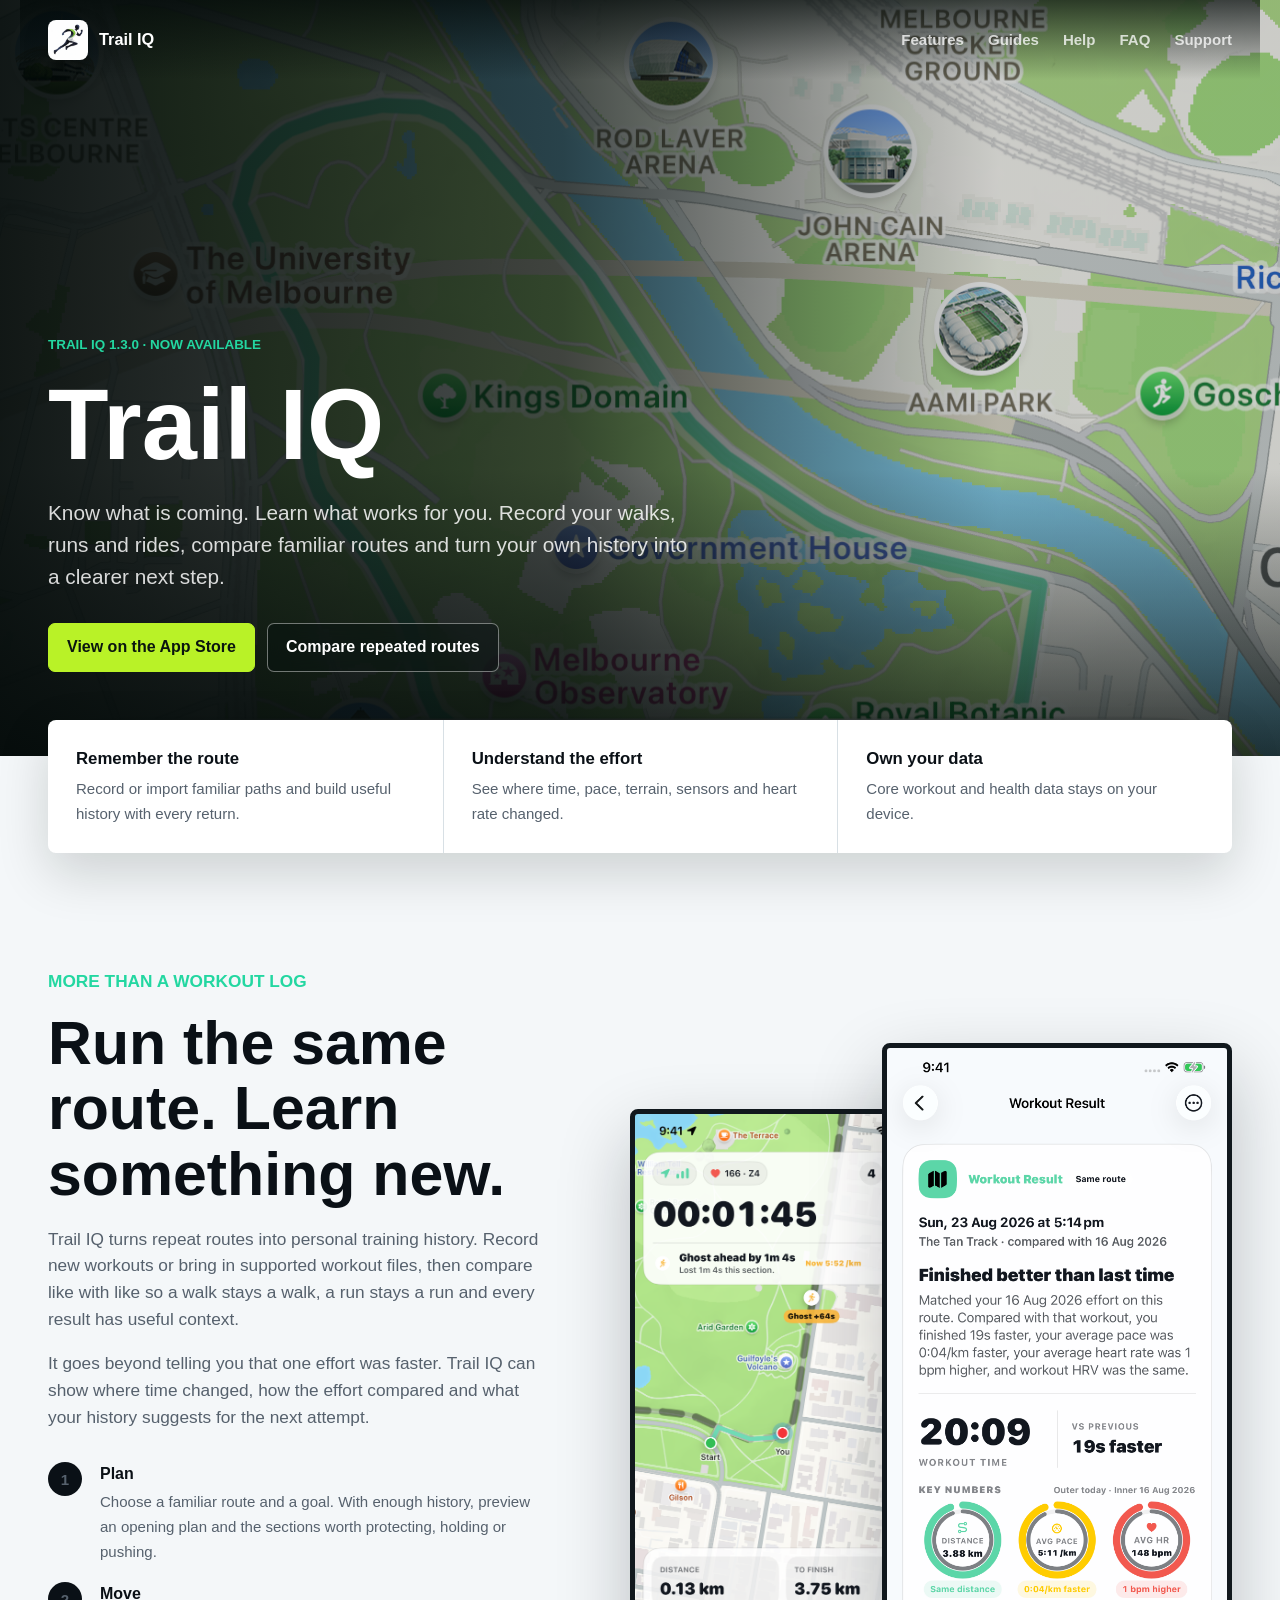
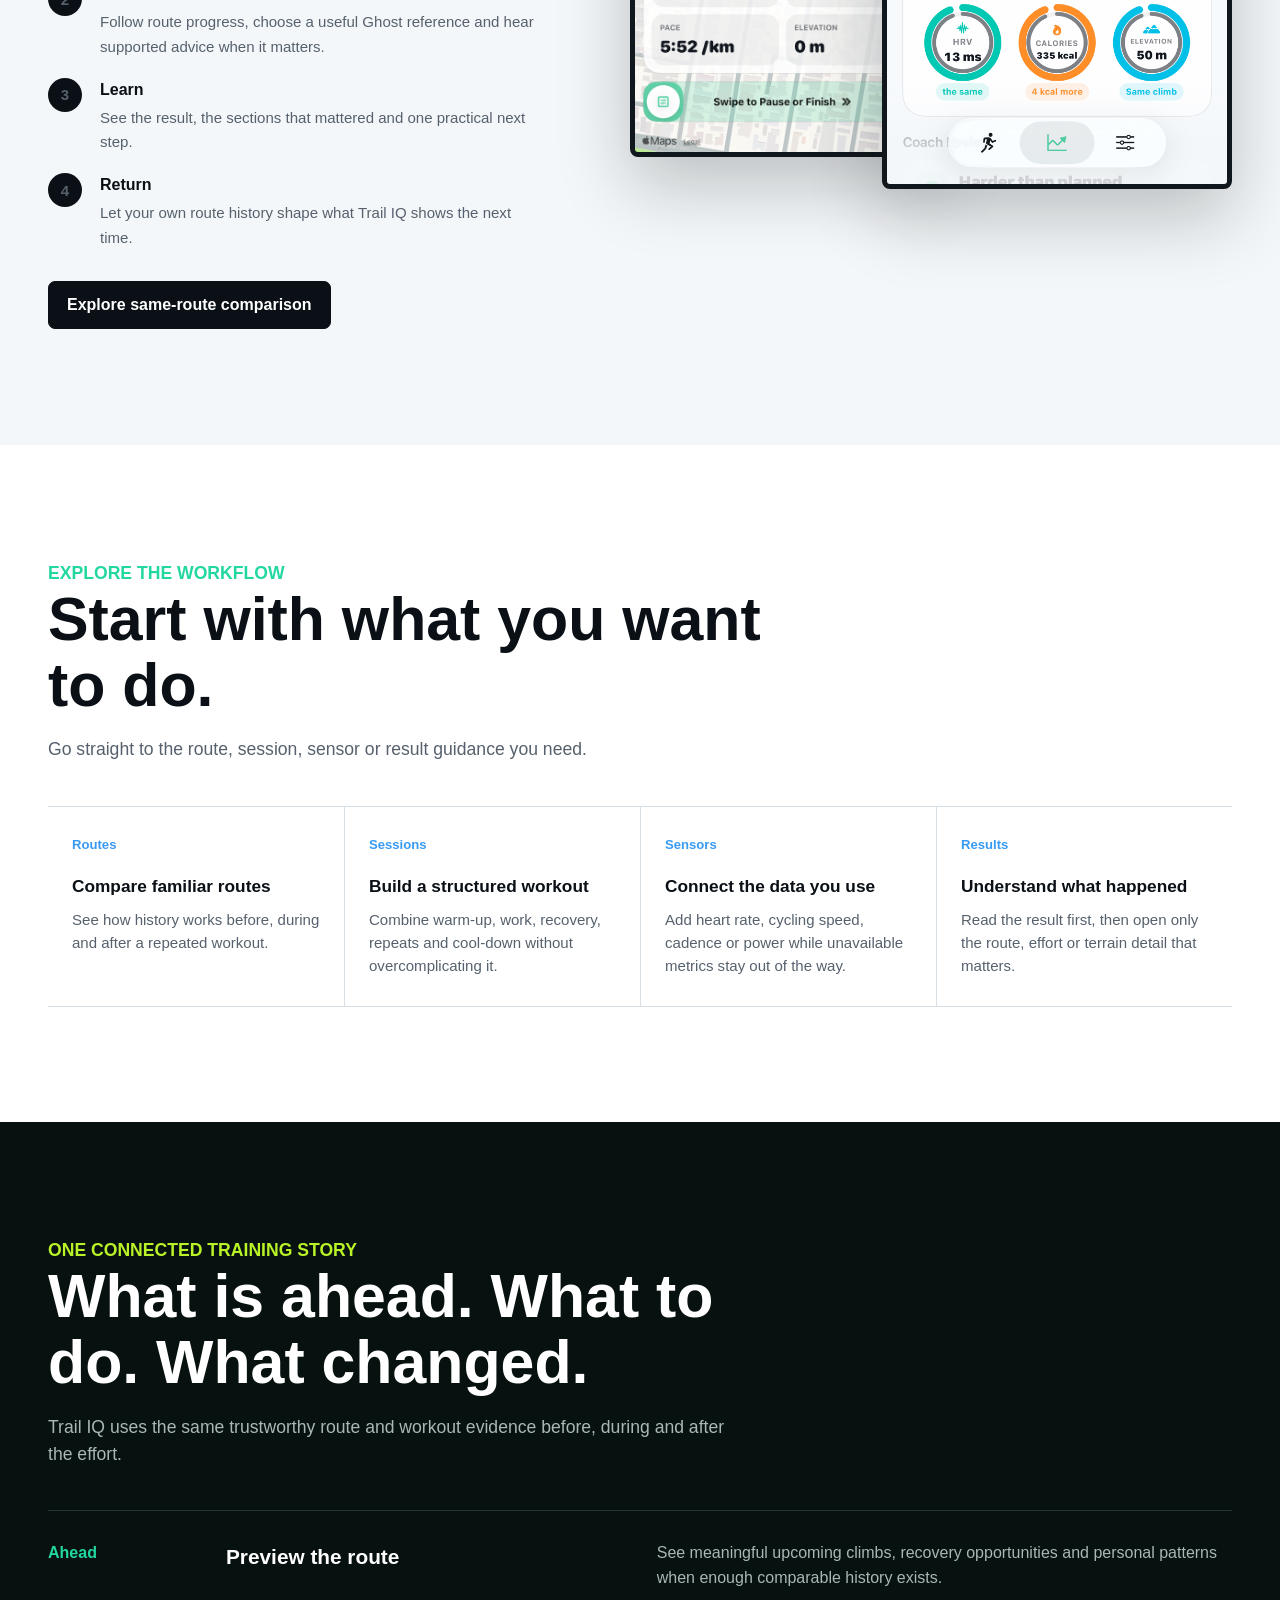
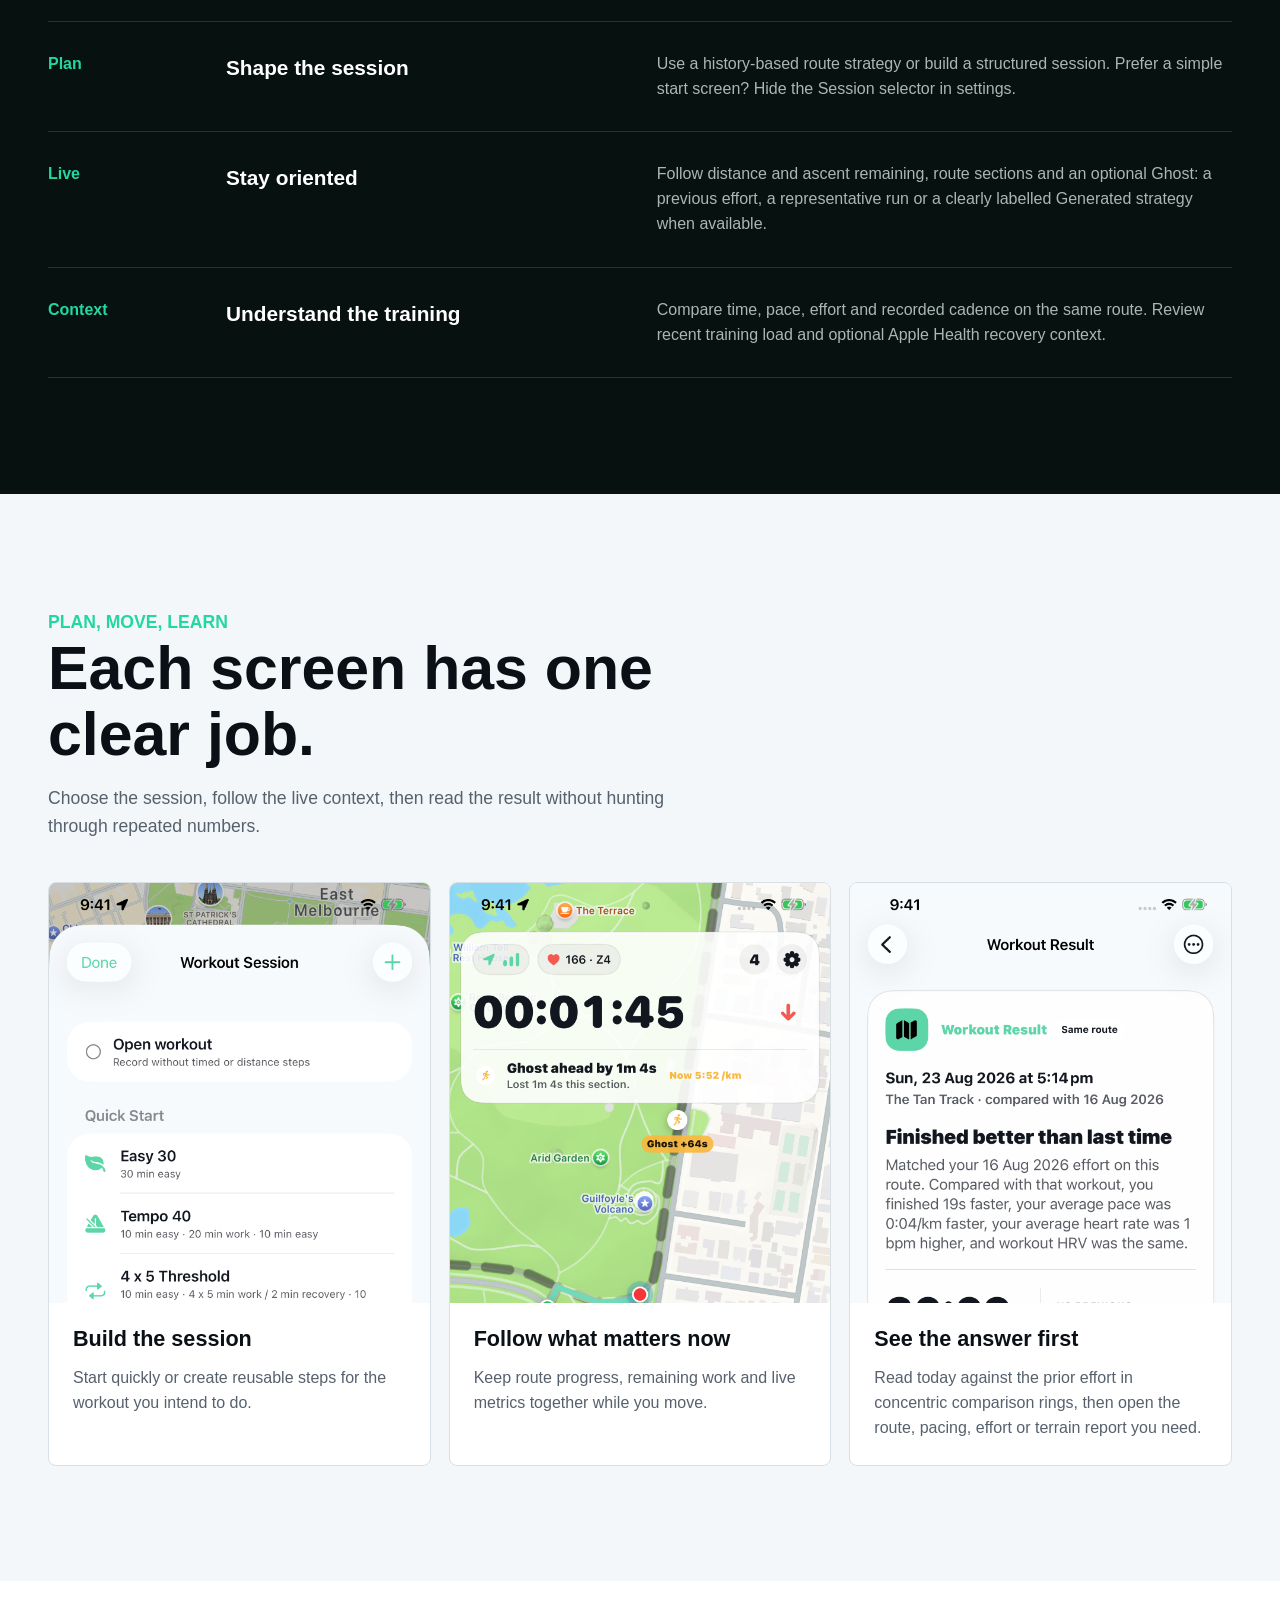
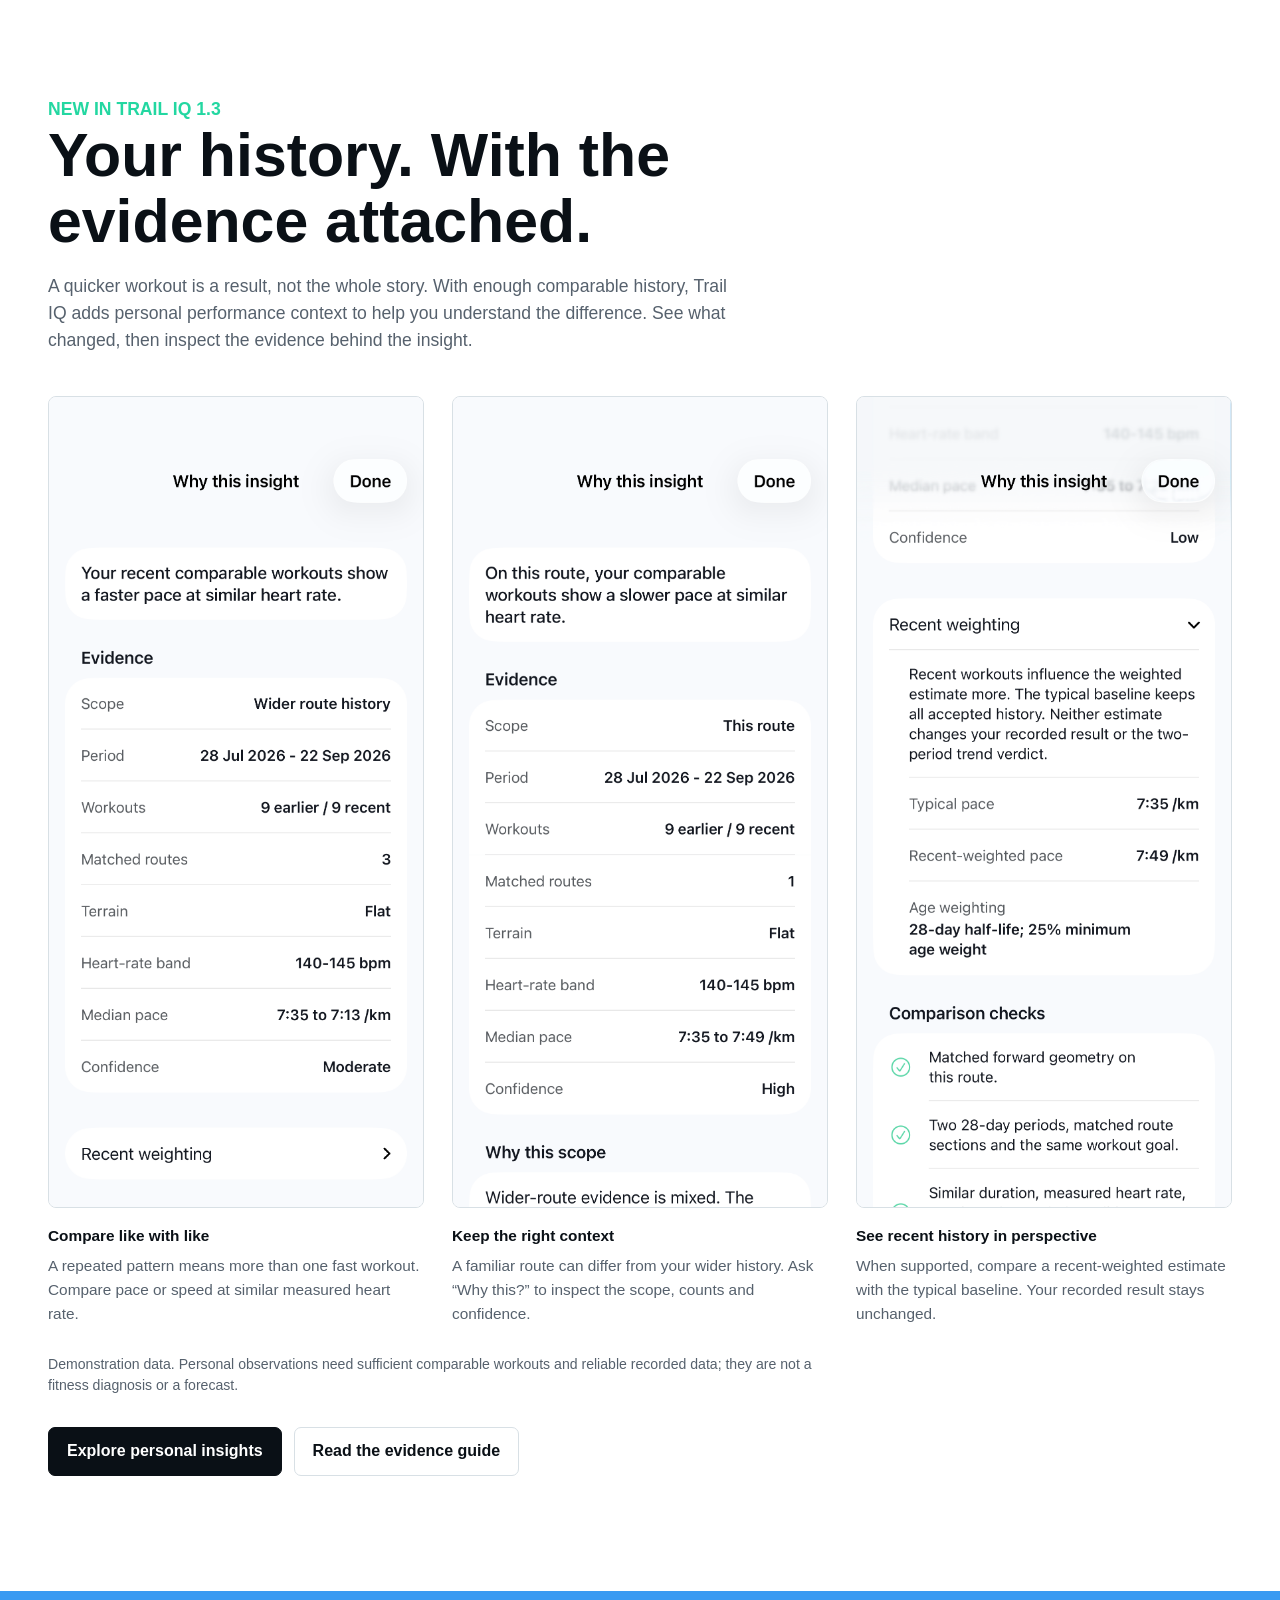
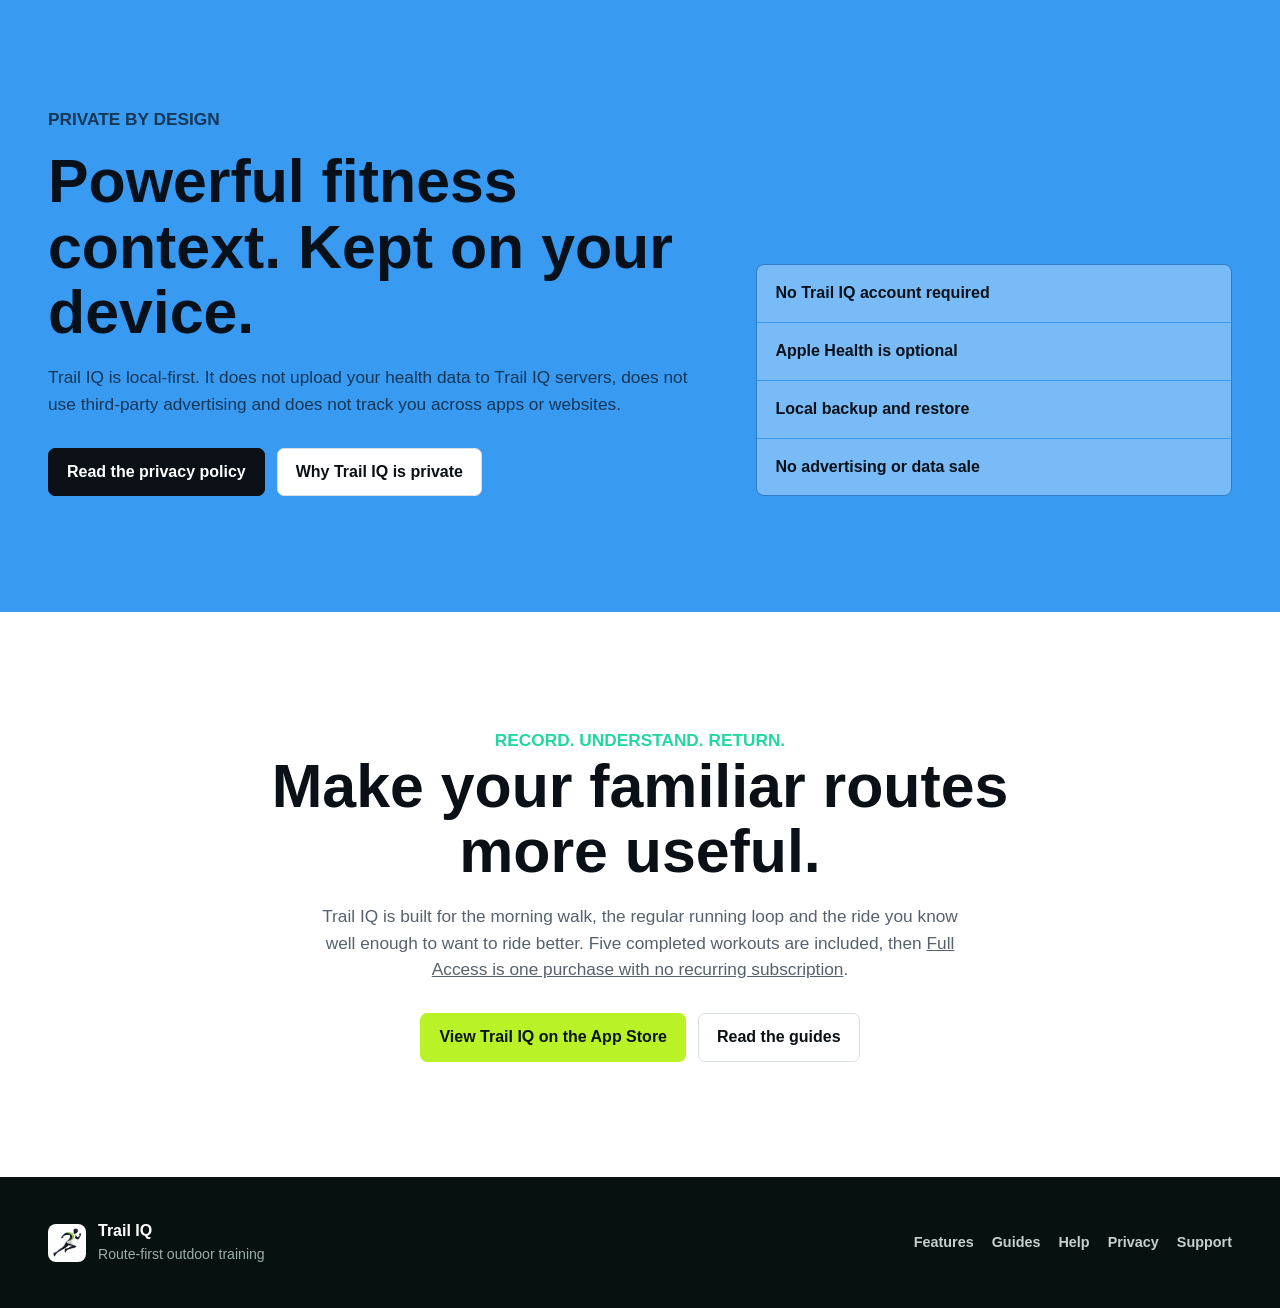
<file: index.html>
<!doctype html>
<html lang="en">
<head>
  <meta charset="utf-8">
  <meta name="viewport" content="width=device-width, initial-scale=1">
  <meta name="theme-color" content="#07110f">
  <title>Trail IQ | Your routes remember</title>
  <meta name="description" content="Trail IQ remembers the routes you walk, run and ride, then shows what changed and what to try next time.">
  <meta name="robots" content="index, follow">
  <link rel="canonical" href="https://trailiqapp.github.io/">
  <meta property="og:type" content="website">
  <meta property="og:site_name" content="Trail IQ">
  <meta property="og:title" content="Trail IQ | Your routes remember">
  <meta property="og:description" content="Record outdoor workouts, compare every return and learn from the routes you repeat.">
  <meta property="og:url" content="https://trailiqapp.github.io/">
  <meta property="og:image" content="https://trailiqapp.github.io/assets/screen-result.png">
  <meta property="og:image:alt" content="Trail IQ workout result showing a same-route comparison.">
  <meta name="twitter:card" content="summary_large_image">
  <meta name="twitter:title" content="Trail IQ | Your routes remember">
  <meta name="twitter:description" content="Record outdoor workouts, compare every return and learn from the routes you repeat.">
  <meta name="twitter:image" content="https://trailiqapp.github.io/assets/screen-result.png">
  <link rel="icon" href="assets/app-icon.png">
  <link rel="stylesheet" href="assets/site.css?v=14">
  <script src="assets/site.js?v=13" defer></script>
  <script type="application/ld+json">
  {
    "@context": "https://schema.org",
    "@type": "MobileApplication",
    "name": "Trail IQ",
    "softwareVersion": "1.3.0",
    "operatingSystem": "iOS",
    "applicationCategory": "HealthApplication",
    "url": "https://trailiqapp.github.io/",
    "downloadUrl": "https://apps.apple.com/app/id6786252489",
    "description": "Trail IQ learns how you perform on routes you repeat, then uses that history before, during and after your next outdoor workout.",
    "featureList": [
      "Same-route workout comparison",
      "Personal Route Memory and full-route lookahead",
      "Personal route strategy with an opening plan and supported finish range",
      "Adaptive Protect, Hold and Push guidance",
      "Evidence-gated route-aware coaching",
      "Optional live Ghost comparison",
      "Typical and Best Executed recorded Ghost references when supported",
      "Clearly labelled Generated strategy Ghost",
      "Strategy-aware spoken guidance with evidence and repetition limits",
      "Structured workout sessions",
      "Route-aware interval guidance",
      "Bluetooth heart-rate monitor support",
      "Bluetooth cycling speed, cadence and power sensors",
      "Running cadence from supported iPhones",
      "Same-route cadence charts and concentric workout comparisons",
      "Heart-rate charts with the selected goal range",
      "Transparent training load and optional recovery context",
      "GPX, TCX and FIT workout import",
      "GPX and TCX workout export",
      "Local-first workout storage",
      "Evidence-linked personal performance and conditions insights",
      "Route-specific and wider-history performance context",
      "Inspectable comparison evidence and optional recent weighting"
    ],
    "publisher": {
      "@type": "Organization",
      "name": "Trail IQ",
      "url": "https://trailiqapp.github.io/"
    }
  }
  </script>
</head>
<body>
  <nav class="site-nav on-dark" aria-label="Trail IQ public site">
    <a class="brand" href="index.html" aria-current="page">
      <img src="assets/app-icon.png" alt="">
      <span>Trail IQ</span>
    </a>
    <div class="nav-links">
      <a href="features.html">Features</a>
      <a href="guides/index.html">Guides</a>
      <a href="help.html">Help</a>
      <a href="help.html#faq">FAQ</a>
      <a href="support.html">Support</a>
    </div>
  </nav>

  <main>
    <header class="hero">
      <div class="hero-inner">
        <div class="hero-copy">
          <p class="eyebrow">Trail IQ 1.3.0 &middot; Now available</p>
          <h1>Trail IQ</h1>
          <p class="lede">Know what is coming. Learn what works for you. Record your walks, runs and rides, compare familiar routes and turn your own history into a clearer next step.</p>
          <div class="actions">
            <a class="button bright" href="https://apps.apple.com/app/id6786252489">View on the App Store</a>
            <a class="button ghost" href="compare-runs-same-route/index.html">Compare repeated routes</a>
          </div>
        </div>
      </div>
    </header>

    <section class="promise-strip" aria-label="Trail IQ at a glance">
      <div class="promise-grid">
        <div class="promise-item">
          <strong>Remember the route</strong>
          <span>Record or import familiar paths and build useful history with every return.</span>
        </div>
        <div class="promise-item">
          <strong>Understand the effort</strong>
          <span>See where time, pace, terrain, sensors and heart rate changed.</span>
        </div>
        <div class="promise-item">
          <strong>Own your data</strong>
          <span>Core workout and health data stays on your device.</span>
        </div>
      </div>
    </section>

    <section class="section">
      <div class="section-inner story-layout">
        <div class="story-copy">
          <p class="eyebrow">More than a workout log</p>
          <h2>Run the same route. Learn something new.</h2>
          <p>Trail IQ turns repeat routes into personal training history. Record new workouts or bring in supported workout files, then compare like with like so a walk stays a walk, a run stays a run and every result has useful context.</p>
          <p>It goes beyond telling you that one effort was faster. Trail IQ can show where time changed, how the effort compared and what your history suggests for the next attempt.</p>

          <div class="story-list">
            <div class="story-point">
              <span class="story-index">1</span>
              <div>
                <strong>Plan</strong>
                <span>Choose a familiar route and a goal. With enough history, preview an opening plan and the sections worth protecting, holding or pushing.</span>
              </div>
            </div>
            <div class="story-point">
              <span class="story-index">2</span>
              <div>
                <strong>Move</strong>
                <span>Follow route progress, choose a useful Ghost reference and hear supported advice when it matters.</span>
              </div>
            </div>
            <div class="story-point">
              <span class="story-index">3</span>
              <div>
                <strong>Learn</strong>
                <span>See the result, the sections that mattered and one practical next step.</span>
              </div>
            </div>
            <div class="story-point">
              <span class="story-index">4</span>
              <div>
                <strong>Return</strong>
                <span>Let your own route history shape what Trail IQ shows the next time.</span>
              </div>
            </div>
          </div>
          <div class="actions">
            <a class="button" href="compare-runs-same-route/index.html">Explore same-route comparison</a>
          </div>
        </div>

        <div class="screen-stage" aria-label="Trail IQ workout result and live ghost screens">
          <figure class="phone-shot secondary">
            <img src="assets/screen-ghost.png" alt="A live Trail IQ workout comparing the user with a previous effort on the same route.">
          </figure>
          <figure class="phone-shot primary">
            <img src="assets/screen-result.png" alt="A Trail IQ workout result with same-route comparison rings.">
          </figure>
        </div>
      </div>
    </section>

    <section class="section release-band">
      <div class="section-inner">
        <div class="section-heading">
          <p class="eyebrow">Explore the workflow</p>
          <h2>Start with what you want to do.</h2>
          <p>Go straight to the route, session, sensor or result guidance you need.</p>
        </div>
        <div class="release-grid">
          <a class="release-item release-link" href="compare-runs-same-route/index.html">
            <span>Routes</span>
            <strong>Compare familiar routes</strong>
            <p>See how history works before, during and after a repeated workout.</p>
          </a>
          <a class="release-item release-link" href="help.html#start">
            <span>Sessions</span>
            <strong>Build a structured workout</strong>
            <p>Combine warm-up, work, recovery, repeats and cool-down without overcomplicating it.</p>
          </a>
          <a class="release-item release-link" href="help.html#heart-rate">
            <span>Sensors</span>
            <strong>Connect the data you use</strong>
            <p>Add heart rate, cycling speed, cadence or power while unavailable metrics stay out of the way.</p>
          </a>
          <a class="release-item release-link" href="help.html#results">
            <span>Results</span>
            <strong>Understand what happened</strong>
            <p>Read the result first, then open only the route, effort or terrain detail that matters.</p>
          </a>
        </div>
      </div>
    </section>

    <section class="section band-dark">
      <div class="section-inner">
        <div class="section-heading">
          <p class="eyebrow">One connected training story</p>
          <h2>What is ahead. What to do. What changed.</h2>
          <p>Trail IQ uses the same trustworthy route and workout evidence before, during and after the effort.</p>
        </div>

        <div class="feature-rows">
          <div class="feature-row">
            <span class="feature-number">Ahead</span>
            <strong>Preview the route</strong>
            <p>See meaningful upcoming climbs, recovery opportunities and personal patterns when enough comparable history exists.</p>
          </div>
          <div class="feature-row">
            <span class="feature-number">Plan</span>
            <strong>Shape the session</strong>
            <p>Use a history-based route strategy or build a structured session. Prefer a simple start screen? Hide the Session selector in settings.</p>
          </div>
          <div class="feature-row">
            <span class="feature-number">Live</span>
            <strong>Stay oriented</strong>
            <p>Follow distance and ascent remaining, route sections and an optional Ghost: a previous effort, a representative run or a clearly labelled Generated strategy when available.</p>
          </div>
          <div class="feature-row">
            <span class="feature-number">Context</span>
            <strong>Understand the training</strong>
            <p>Compare time, pace, effort and recorded cadence on the same route. Review recent training load and optional Apple Health recovery context.</p>
          </div>
        </div>
      </div>
    </section>

    <section class="section">
      <div class="section-inner">
        <div class="section-heading">
          <p class="eyebrow">Plan, move, learn</p>
          <h2>Each screen has one clear job.</h2>
          <p>Choose the session, follow the live context, then read the result without hunting through repeated numbers.</p>
        </div>

        <div class="showcase-grid">
          <article class="showcase">
            <div class="showcase-media">
              <img src="assets/screen-session.png" alt="Trail IQ structured workout library with quick-start and saved sessions.">
            </div>
            <div class="showcase-copy">
              <h3>Build the session</h3>
              <p>Start quickly or create reusable steps for the workout you intend to do.</p>
            </div>
          </article>
          <article class="showcase">
            <div class="showcase-media">
              <img src="assets/screen-live.png" alt="Trail IQ live workout showing a real route, route progress and remaining distance.">
            </div>
            <div class="showcase-copy">
              <h3>Follow what matters now</h3>
              <p>Keep route progress, remaining work and live metrics together while you move.</p>
            </div>
          </article>
          <article class="showcase">
            <div class="showcase-media">
              <img src="assets/screen-result.png" alt="Trail IQ workout result with a same-route comparison and complete key metrics.">
            </div>
            <div class="showcase-copy">
              <h3>See the answer first</h3>
              <p>Read today against the prior effort in concentric comparison rings, then open the route, pacing, effort or terrain report you need.</p>
            </div>
          </article>
        </div>
      </div>
    </section>

    <section id="personal-history" class="section release-band">
      <div class="section-inner">
        <div class="section-heading">
          <p class="eyebrow">New in Trail IQ 1.3</p>
          <h2>Your history. With the evidence attached.</h2>
          <p>A quicker workout is a result, not the whole story. With enough comparable history, Trail IQ adds personal performance context to help you understand the difference. See what changed, then inspect the evidence behind the insight.</p>
        </div>
        <div class="history-gallery">
          <figure>
            <img src="assets/screen-personal-context.png" width="1125" height="2436" loading="lazy" alt="Synthetic Trail IQ wider-history evidence showing a faster pace at similar heart rate across comparable workouts.">
            <figcaption><strong>Compare like with like</strong>A repeated pattern means more than one fast workout. Compare pace or speed at similar measured heart rate.</figcaption>
          </figure>
          <figure>
            <img src="assets/screen-personal-evidence.png" width="1125" height="2436" loading="lazy" alt="Trail IQ Why this insight screen showing the period, workout counts, matched heart-rate band and confidence using demonstration data.">
            <figcaption><strong>Keep the right context</strong>A familiar route can differ from your wider history. Ask &ldquo;Why this?&rdquo; to inspect the scope, counts and confidence.</figcaption>
          </figure>
          <figure>
            <img src="assets/screen-recent-context.png" width="1125" height="2436" loading="lazy" alt="Trail IQ evidence screen with Recent weighting expanded, using synthetic workout history.">
            <figcaption><strong>See recent history in perspective</strong>When supported, compare a recent-weighted estimate with the typical baseline. Your recorded result stays unchanged.</figcaption>
          </figure>
        </div>
        <p class="media-note">Demonstration data. Personal observations need sufficient comparable workouts and reliable recorded data; they are not a fitness diagnosis or a forecast.</p>
        <div class="actions">
          <a class="button" href="features.html#personal-history">Explore personal insights</a>
          <a class="button outline" href="help.html#personal-insights">Read the evidence guide</a>
        </div>
      </div>
    </section>

    <section class="section privacy-band">
      <div class="section-inner privacy-layout">
        <div>
          <p class="eyebrow">Private by design</p>
          <h2>Powerful fitness context. Kept on your device.</h2>
          <p>Trail IQ is local-first. It does not upload your health data to Trail IQ servers, does not use third-party advertising and does not track you across apps or websites.</p>
          <div class="actions">
            <a class="button" href="privacy.html">Read the privacy policy</a>
            <a class="button outline" href="private-running-app/index.html">Why Trail IQ is private</a>
          </div>
        </div>
        <div class="privacy-facts" aria-label="Trail IQ privacy facts">
          <div class="privacy-fact">No Trail IQ account required</div>
          <div class="privacy-fact">Apple Health is optional</div>
          <div class="privacy-fact">Local backup and restore</div>
          <div class="privacy-fact">No advertising or data sale</div>
        </div>
      </div>
    </section>

    <section class="section cta">
      <div class="section-inner">
        <p class="eyebrow">Record. Understand. Return.</p>
        <h2>Make your familiar routes more useful.</h2>
        <p>Trail IQ is built for the morning walk, the regular running loop and the ride you know well enough to want to ride better. Five completed workouts are included, then <a href="no-subscription-running-app/index.html">Full Access is one purchase with no recurring subscription</a>.</p>
        <div class="actions">
          <a class="button bright" href="https://apps.apple.com/app/id6786252489">View Trail IQ on the App Store</a>
          <a class="button outline" href="guides/index.html">Read the guides</a>
        </div>
      </div>
    </section>
  </main>

  <footer class="site-footer">
    <div class="footer-inner">
      <div class="footer-brand">
        <img src="assets/app-icon.png" alt="">
        <div>
          <strong>Trail IQ</strong>
          <span>Route-first outdoor training</span>
        </div>
      </div>
      <div class="footer-links">
        <a href="features.html">Features</a>
        <a href="guides/index.html">Guides</a>
        <a href="help.html">Help</a>
        <a href="privacy.html">Privacy</a>
        <a href="support.html">Support</a>
      </div>
    </div>
  </footer>
</body>
</html>
</file>
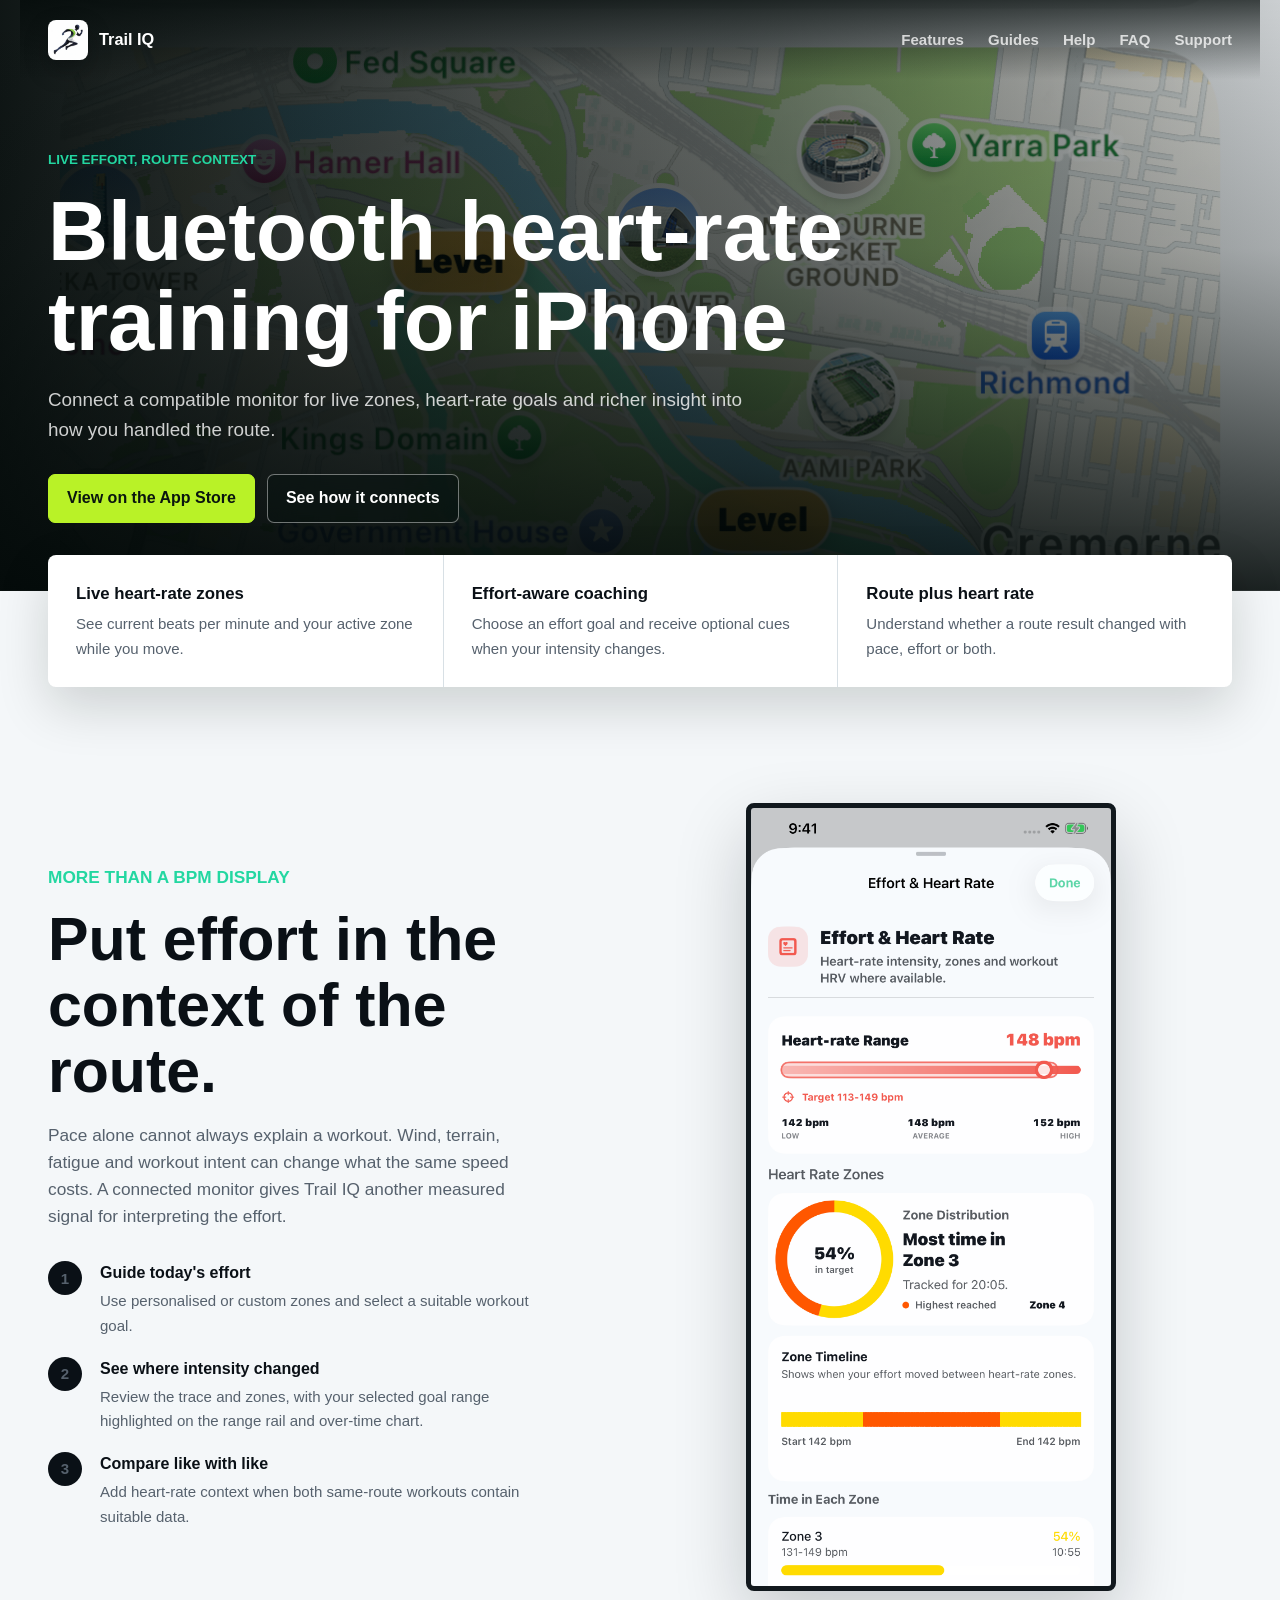
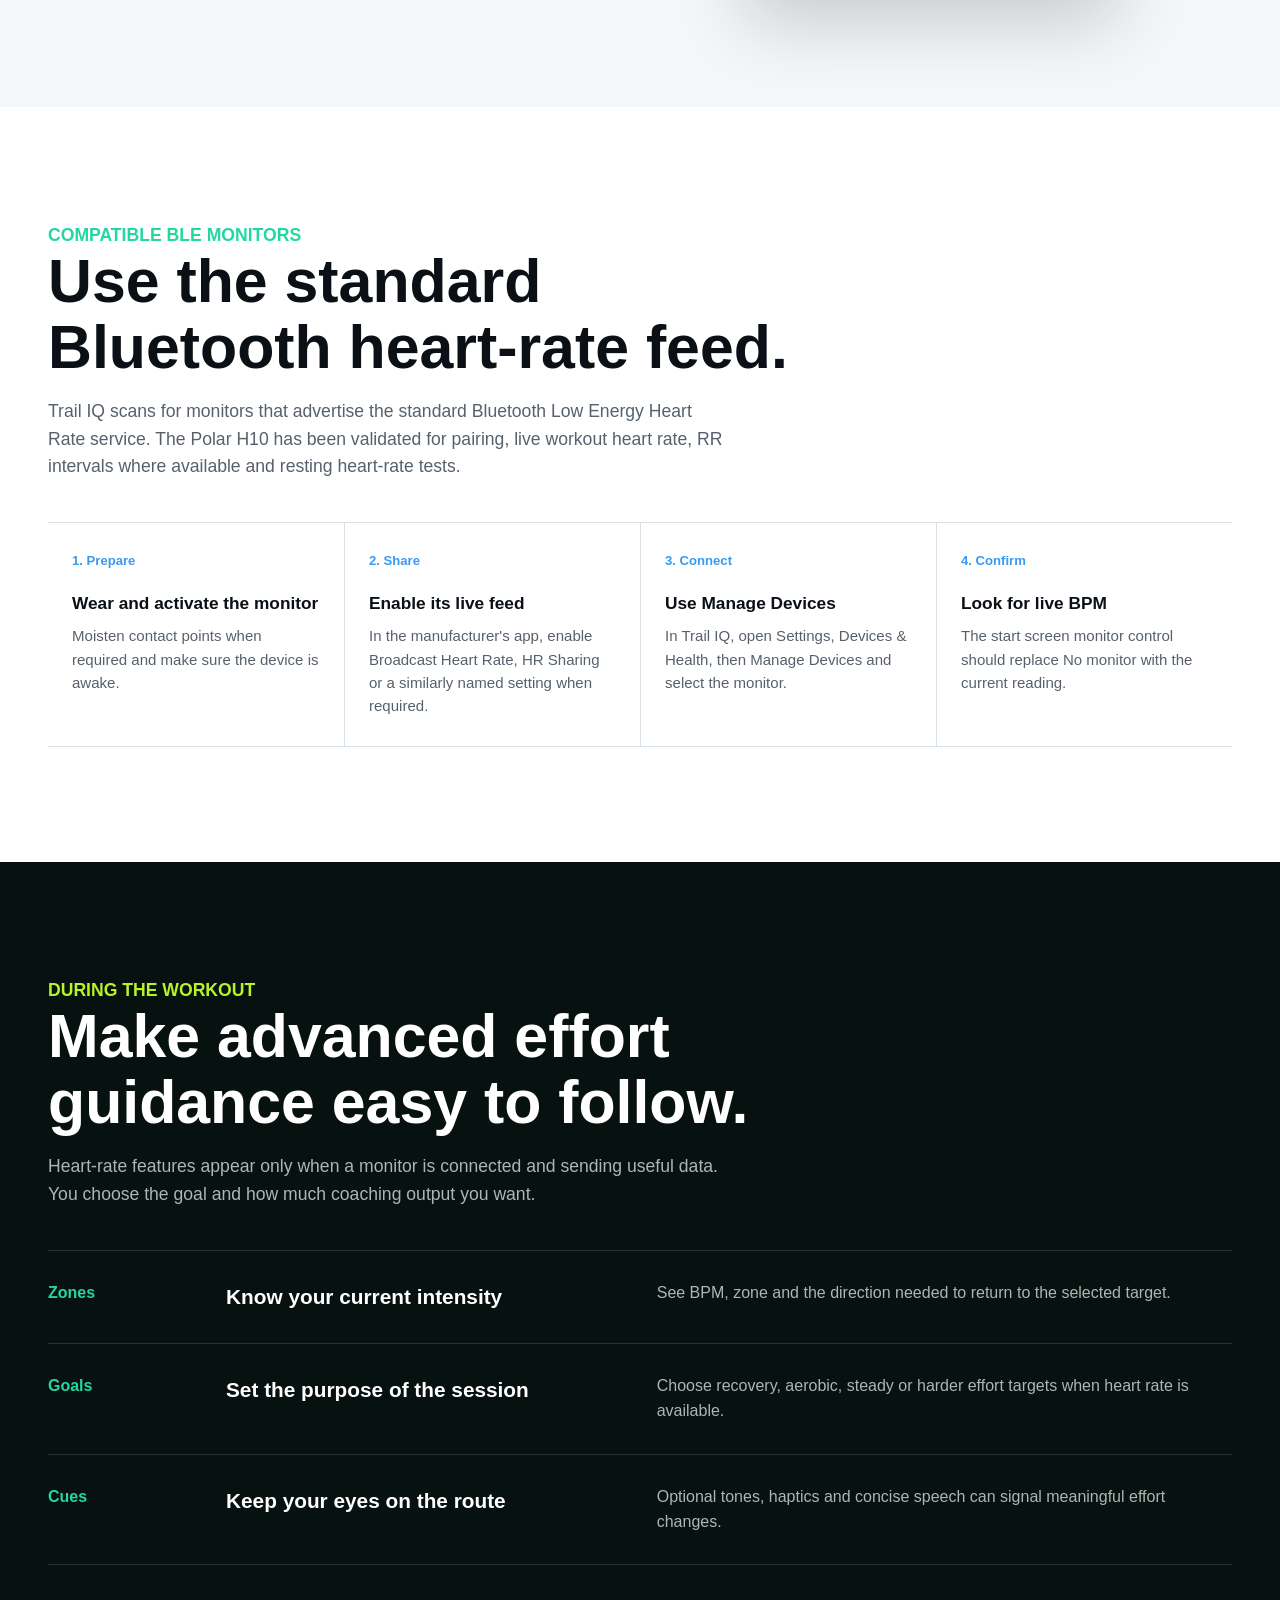
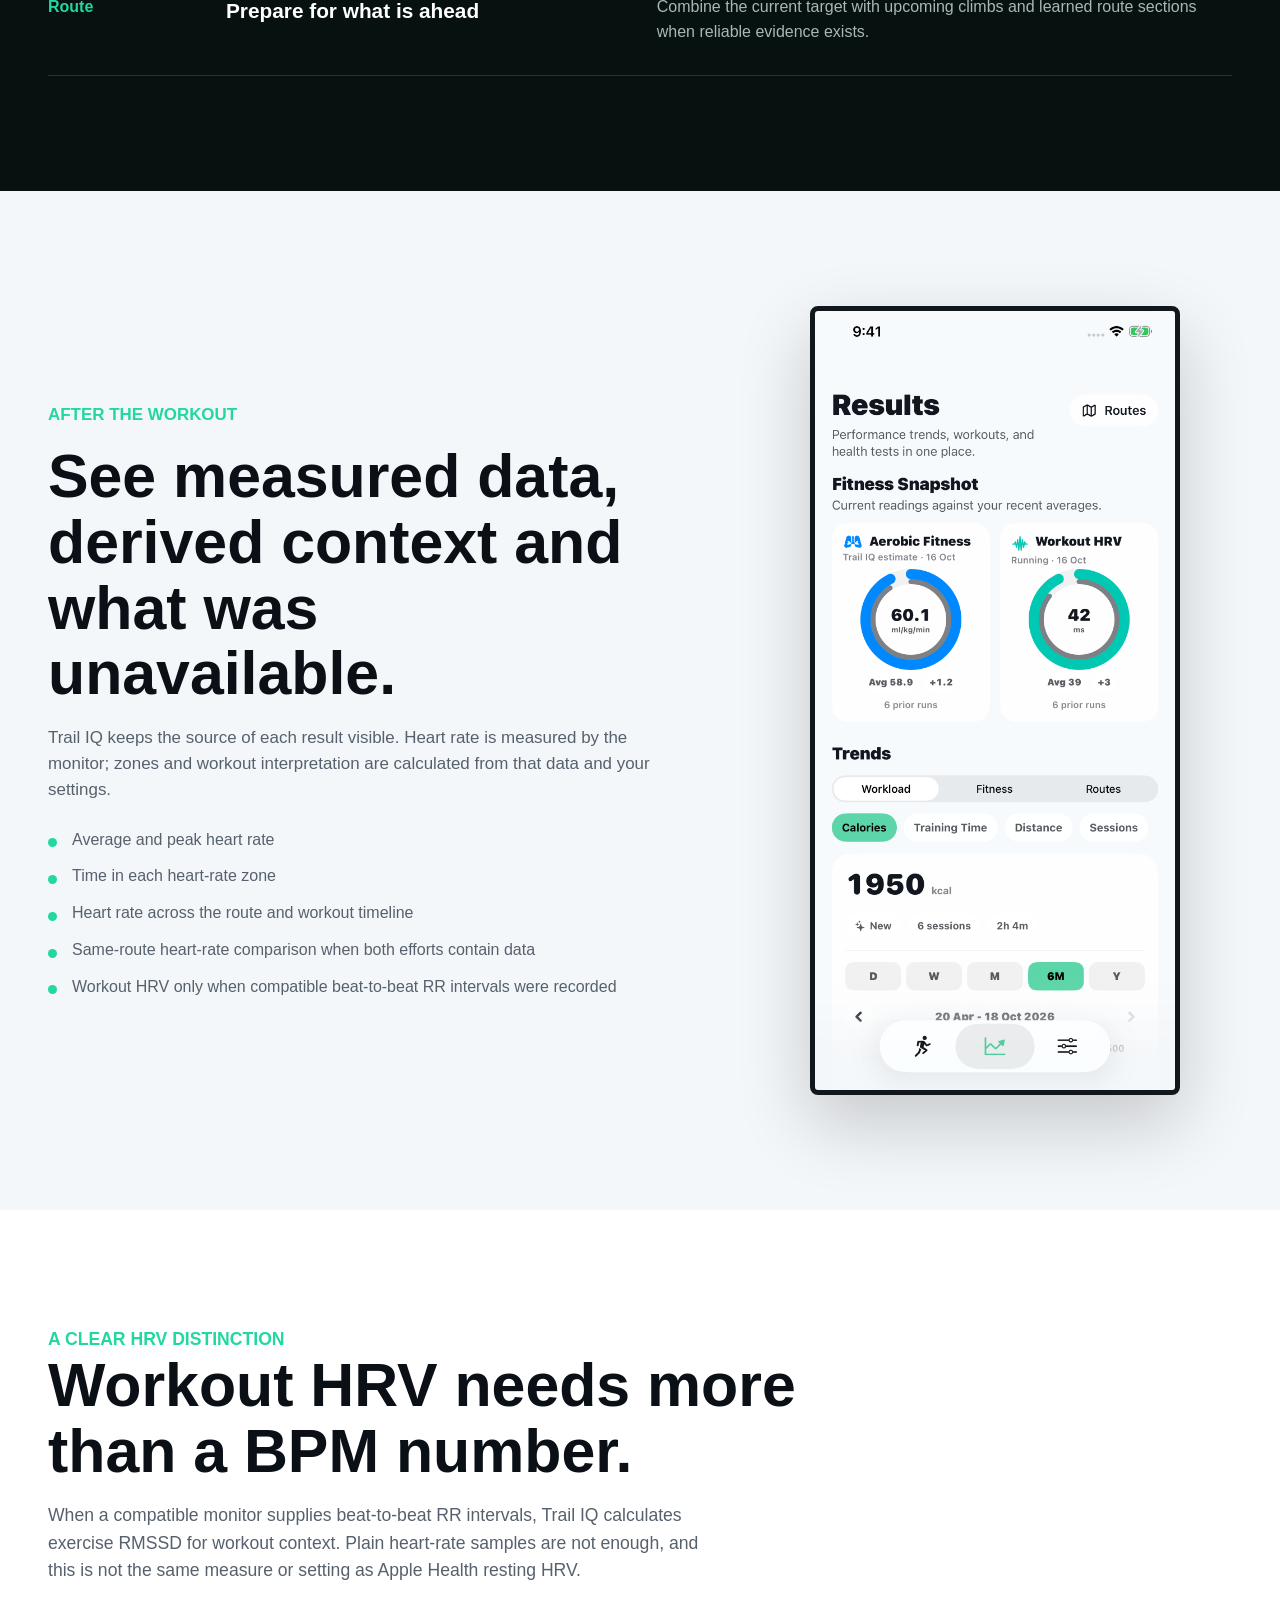
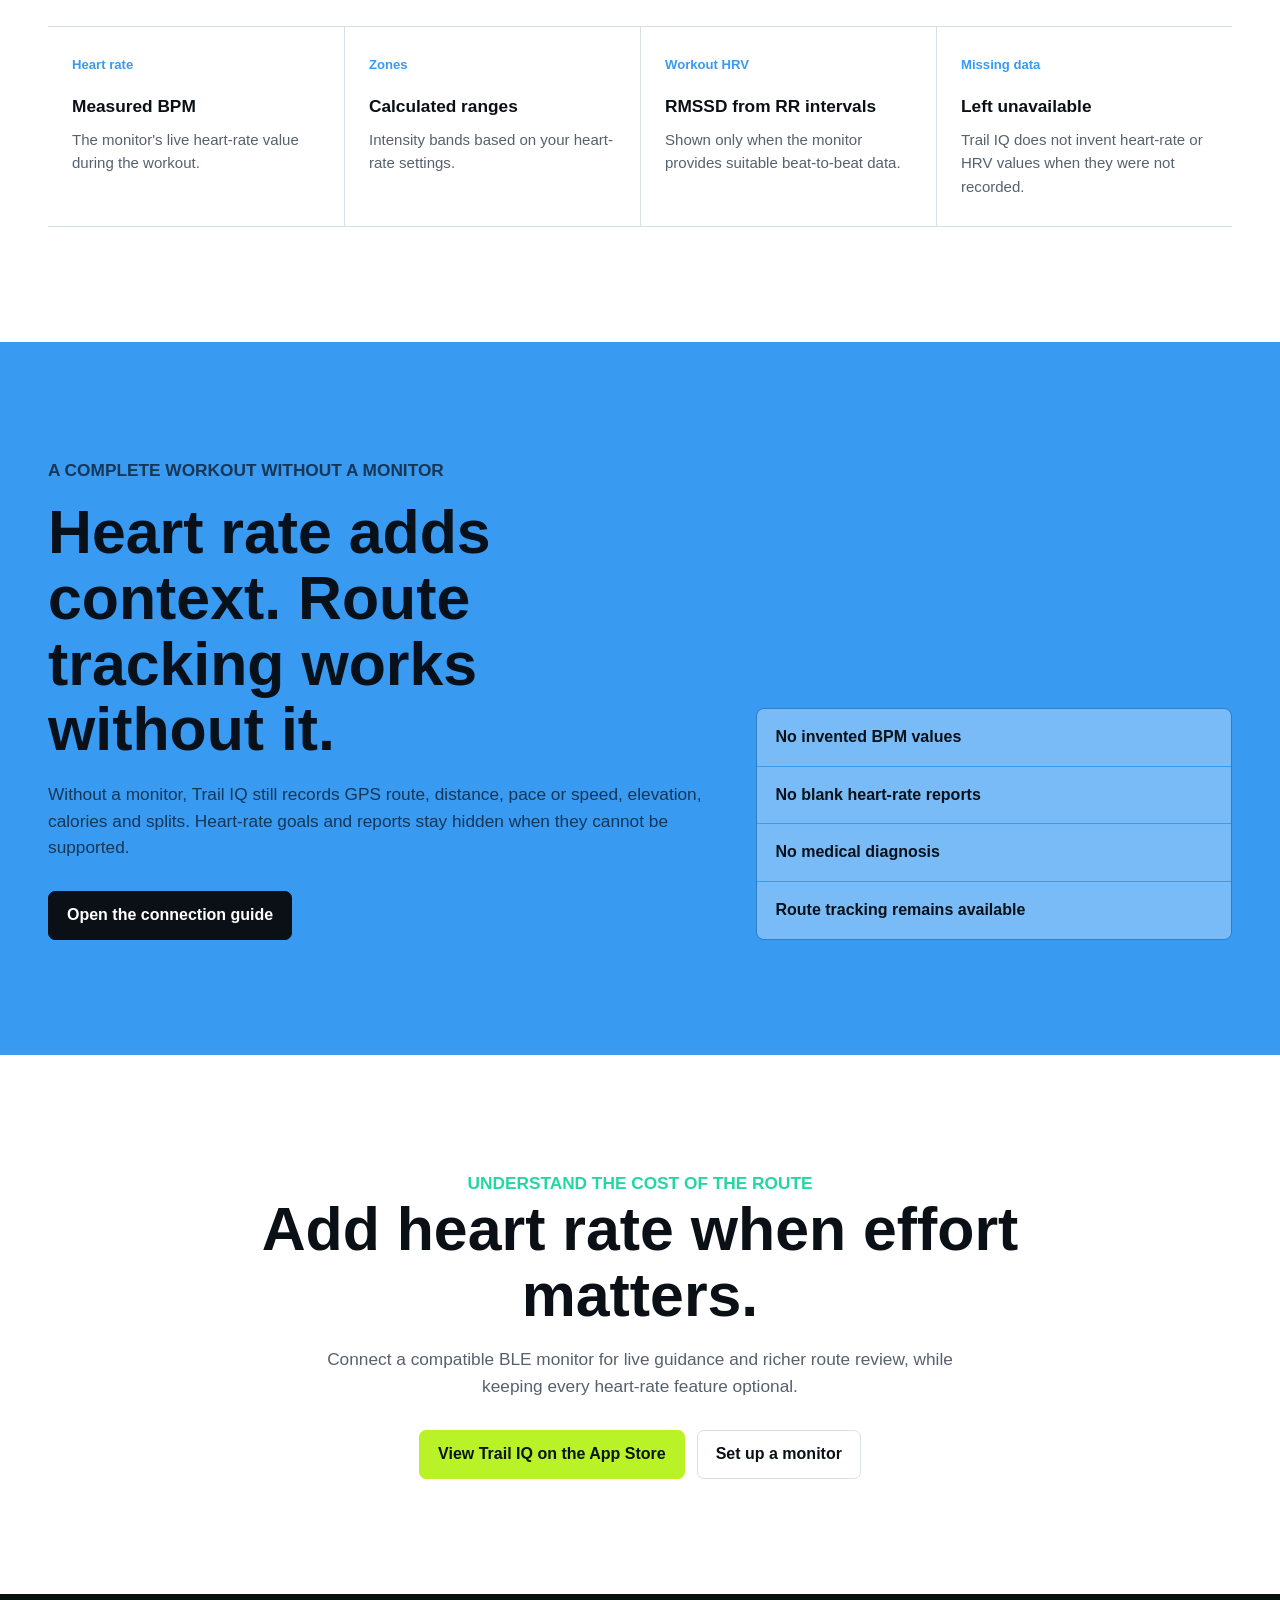
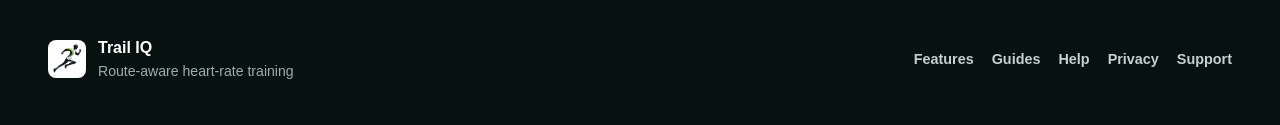
<file: bluetooth-heart-rate-running-app/index.html>
<!doctype html>
<html lang="en">
<head>
  <meta charset="utf-8">
  <meta name="viewport" content="width=device-width, initial-scale=1">
  <meta name="theme-color" content="#07110f">
  <title>Bluetooth Heart Rate Running App for iPhone | Trail IQ</title>
  <meta name="description" content="Connect a compatible Bluetooth heart-rate monitor to Trail IQ for live zones, effort goals, route-aware coaching and workout HRV where supported.">
  <meta name="robots" content="index, follow">
  <link rel="canonical" href="https://trailiqapp.github.io/bluetooth-heart-rate-running-app/">
  <meta property="og:type" content="website">
  <meta property="og:site_name" content="Trail IQ">
  <meta property="og:title" content="Bluetooth Heart-Rate Training for iPhone | Trail IQ">
  <meta property="og:description" content="Add live heart-rate zones and effort context to the routes you walk, run and ride.">
  <meta property="og:url" content="https://trailiqapp.github.io/bluetooth-heart-rate-running-app/">
  <meta property="og:image" content="https://trailiqapp.github.io/assets/screen-highlights.png">
  <meta property="og:image:alt" content="Trail IQ Workout Result showing effort and heart-rate analysis.">
  <meta name="twitter:card" content="summary_large_image">
  <meta name="twitter:title" content="Bluetooth Heart-Rate Training for iPhone | Trail IQ">
  <meta name="twitter:description" content="Add live heart-rate zones and effort context to the routes you walk, run and ride.">
  <meta name="twitter:image" content="https://trailiqapp.github.io/assets/screen-highlights.png">
  <link rel="icon" href="../assets/app-icon.png">
  <link rel="stylesheet" href="../assets/site.css?v=14">
  <script src="../assets/site.js?v=13" defer></script>
</head>
<body>
  <nav class="site-nav on-dark" aria-label="Trail IQ public site">
    <a class="brand" href="../index.html">
      <img src="../assets/app-icon.png" alt="">
      <span>Trail IQ</span>
    </a>
    <div class="nav-links">
      <a href="../features.html">Features</a>
      <a href="../guides/index.html">Guides</a>
      <a href="../help.html">Help</a>
      <a href="../help.html#faq">FAQ</a>
      <a href="../support.html">Support</a>
    </div>
  </nav>

  <main>
    <header class="page-hero">
      <div class="hero-inner">
        <p class="eyebrow">Live effort, route context</p>
        <h1>Bluetooth heart-rate training for iPhone</h1>
        <p class="lede">Connect a compatible monitor for live zones, heart-rate goals and richer insight into how you handled the route.</p>
        <div class="actions">
          <a class="button bright" href="https://apps.apple.com/app/id6786252489">View on the App Store</a>
          <a class="button ghost" href="#connect">See how it connects</a>
        </div>
      </div>
    </header>

    <section class="promise-strip" aria-label="Bluetooth heart-rate features">
      <div class="promise-grid">
        <div class="promise-item">
          <strong>Live heart-rate zones</strong>
          <span>See current beats per minute and your active zone while you move.</span>
        </div>
        <div class="promise-item">
          <strong>Effort-aware coaching</strong>
          <span>Choose an effort goal and receive optional cues when your intensity changes.</span>
        </div>
        <div class="promise-item">
          <strong>Route plus heart rate</strong>
          <span>Understand whether a route result changed with pace, effort or both.</span>
        </div>
      </div>
    </section>

    <section class="section">
      <div class="section-inner story-layout">
        <div class="story-copy">
          <p class="eyebrow">More than a BPM display</p>
          <h2>Put effort in the context of the route.</h2>
          <p>Pace alone cannot always explain a workout. Wind, terrain, fatigue and workout intent can change what the same speed costs. A connected monitor gives Trail IQ another measured signal for interpreting the effort.</p>
          <div class="story-list">
            <div class="story-point">
              <span class="story-index">1</span>
              <div>
                <strong>Guide today's effort</strong>
                <span>Use personalised or custom zones and select a suitable workout goal.</span>
              </div>
            </div>
            <div class="story-point">
              <span class="story-index">2</span>
              <div>
                <strong>See where intensity changed</strong>
                <span>Review the trace and zones, with your selected goal range highlighted on the range rail and over-time chart.</span>
              </div>
            </div>
            <div class="story-point">
              <span class="story-index">3</span>
              <div>
                <strong>Compare like with like</strong>
                <span>Add heart-rate context when both same-route workouts contain suitable data.</span>
              </div>
            </div>
          </div>
        </div>
        <figure class="single-screen">
          <img src="../assets/screen-effort.png" alt="Trail IQ Effort and Heart Rate report with the selected goal range highlighted and a heart-rate zone donut.">
        </figure>
      </div>
    </section>

    <section class="section release-band" id="connect">
      <div class="section-inner">
        <div class="section-heading">
          <p class="eyebrow">Compatible BLE monitors</p>
          <h2>Use the standard Bluetooth heart-rate feed.</h2>
          <p>Trail IQ scans for monitors that advertise the standard Bluetooth Low Energy Heart Rate service. The Polar H10 has been validated for pairing, live workout heart rate, RR intervals where available and resting heart-rate tests.</p>
        </div>
        <div class="release-grid">
          <article class="release-item">
            <span>1. Prepare</span>
            <strong>Wear and activate the monitor</strong>
            <p>Moisten contact points when required and make sure the device is awake.</p>
          </article>
          <article class="release-item">
            <span>2. Share</span>
            <strong>Enable its live feed</strong>
            <p>In the manufacturer's app, enable Broadcast Heart Rate, HR Sharing or a similarly named setting when required.</p>
          </article>
          <article class="release-item">
            <span>3. Connect</span>
            <strong>Use Manage Devices</strong>
            <p>In Trail IQ, open Settings, Devices &amp; Health, then Manage Devices and select the monitor.</p>
          </article>
          <article class="release-item">
            <span>4. Confirm</span>
            <strong>Look for live BPM</strong>
            <p>The start screen monitor control should replace No monitor with the current reading.</p>
          </article>
        </div>
      </div>
    </section>

    <section class="section band-dark">
      <div class="section-inner">
        <div class="section-heading">
          <p class="eyebrow">During the workout</p>
          <h2>Make advanced effort guidance easy to follow.</h2>
          <p>Heart-rate features appear only when a monitor is connected and sending useful data. You choose the goal and how much coaching output you want.</p>
        </div>
        <div class="feature-rows">
          <div class="feature-row">
            <span class="feature-number">Zones</span>
            <strong>Know your current intensity</strong>
            <p>See BPM, zone and the direction needed to return to the selected target.</p>
          </div>
          <div class="feature-row">
            <span class="feature-number">Goals</span>
            <strong>Set the purpose of the session</strong>
            <p>Choose recovery, aerobic, steady or harder effort targets when heart rate is available.</p>
          </div>
          <div class="feature-row">
            <span class="feature-number">Cues</span>
            <strong>Keep your eyes on the route</strong>
            <p>Optional tones, haptics and concise speech can signal meaningful effort changes.</p>
          </div>
          <div class="feature-row">
            <span class="feature-number">Route</span>
            <strong>Prepare for what is ahead</strong>
            <p>Combine the current target with upcoming climbs and learned route sections when reliable evidence exists.</p>
          </div>
        </div>
      </div>
    </section>

    <section class="section">
      <div class="section-inner feature-detail">
        <div class="feature-copy">
          <p class="eyebrow">After the workout</p>
          <h2>See measured data, derived context and what was unavailable.</h2>
          <p>Trail IQ keeps the source of each result visible. Heart rate is measured by the monitor; zones and workout interpretation are calculated from that data and your settings.</p>
          <ul>
            <li>Average and peak heart rate</li>
            <li>Time in each heart-rate zone</li>
            <li>Heart rate across the route and workout timeline</li>
            <li>Same-route heart-rate comparison when both efforts contain data</li>
            <li>Workout HRV only when compatible beat-to-beat RR intervals were recorded</li>
          </ul>
        </div>
        <figure class="single-screen">
          <img src="../assets/screen-trends.png" alt="Trail IQ Results showing a Workout HRV snapshot only when relevant data exists.">
        </figure>
      </div>
    </section>

    <section class="section release-band">
      <div class="section-inner">
        <div class="section-heading">
          <p class="eyebrow">A clear HRV distinction</p>
          <h2>Workout HRV needs more than a BPM number.</h2>
          <p>When a compatible monitor supplies beat-to-beat RR intervals, Trail IQ calculates exercise RMSSD for workout context. Plain heart-rate samples are not enough, and this is not the same measure or setting as Apple Health resting HRV.</p>
        </div>
        <div class="release-grid">
          <article class="release-item">
            <span>Heart rate</span>
            <strong>Measured BPM</strong>
            <p>The monitor's live heart-rate value during the workout.</p>
          </article>
          <article class="release-item">
            <span>Zones</span>
            <strong>Calculated ranges</strong>
            <p>Intensity bands based on your heart-rate settings.</p>
          </article>
          <article class="release-item">
            <span>Workout HRV</span>
            <strong>RMSSD from RR intervals</strong>
            <p>Shown only when the monitor provides suitable beat-to-beat data.</p>
          </article>
          <article class="release-item">
            <span>Missing data</span>
            <strong>Left unavailable</strong>
            <p>Trail IQ does not invent heart-rate or HRV values when they were not recorded.</p>
          </article>
        </div>
      </div>
    </section>

    <section class="section privacy-band">
      <div class="section-inner privacy-layout">
        <div>
          <p class="eyebrow">A complete workout without a monitor</p>
          <h2>Heart rate adds context. Route tracking works without it.</h2>
          <p>Without a monitor, Trail IQ still records GPS route, distance, pace or speed, elevation, calories and splits. Heart-rate goals and reports stay hidden when they cannot be supported.</p>
          <div class="actions">
            <a class="button" href="../help.html#heart-rate">Open the connection guide</a>
          </div>
        </div>
        <div class="privacy-facts" aria-label="Heart-rate availability rules">
          <div class="privacy-fact">No invented BPM values</div>
          <div class="privacy-fact">No blank heart-rate reports</div>
          <div class="privacy-fact">No medical diagnosis</div>
          <div class="privacy-fact">Route tracking remains available</div>
        </div>
      </div>
    </section>

    <section class="section cta">
      <div class="section-inner">
        <p class="eyebrow">Understand the cost of the route</p>
        <h2>Add heart rate when effort matters.</h2>
        <p>Connect a compatible BLE monitor for live guidance and richer route review, while keeping every heart-rate feature optional.</p>
        <div class="actions">
          <a class="button bright" href="https://apps.apple.com/app/id6786252489">View Trail IQ on the App Store</a>
          <a class="button outline" href="../help.html#heart-rate">Set up a monitor</a>
        </div>
      </div>
    </section>
  </main>

  <footer class="site-footer">
    <div class="footer-inner">
      <div class="footer-brand">
        <img src="../assets/app-icon.png" alt="">
        <div>
          <strong>Trail IQ</strong>
          <span>Route-aware heart-rate training</span>
        </div>
      </div>
      <div class="footer-links">
        <a href="../features.html">Features</a>
        <a href="../guides/index.html">Guides</a>
        <a href="../help.html">Help</a>
        <a href="../privacy.html">Privacy</a>
        <a href="../support.html">Support</a>
      </div>
    </div>
  </footer>
</body>
</html>
</file>
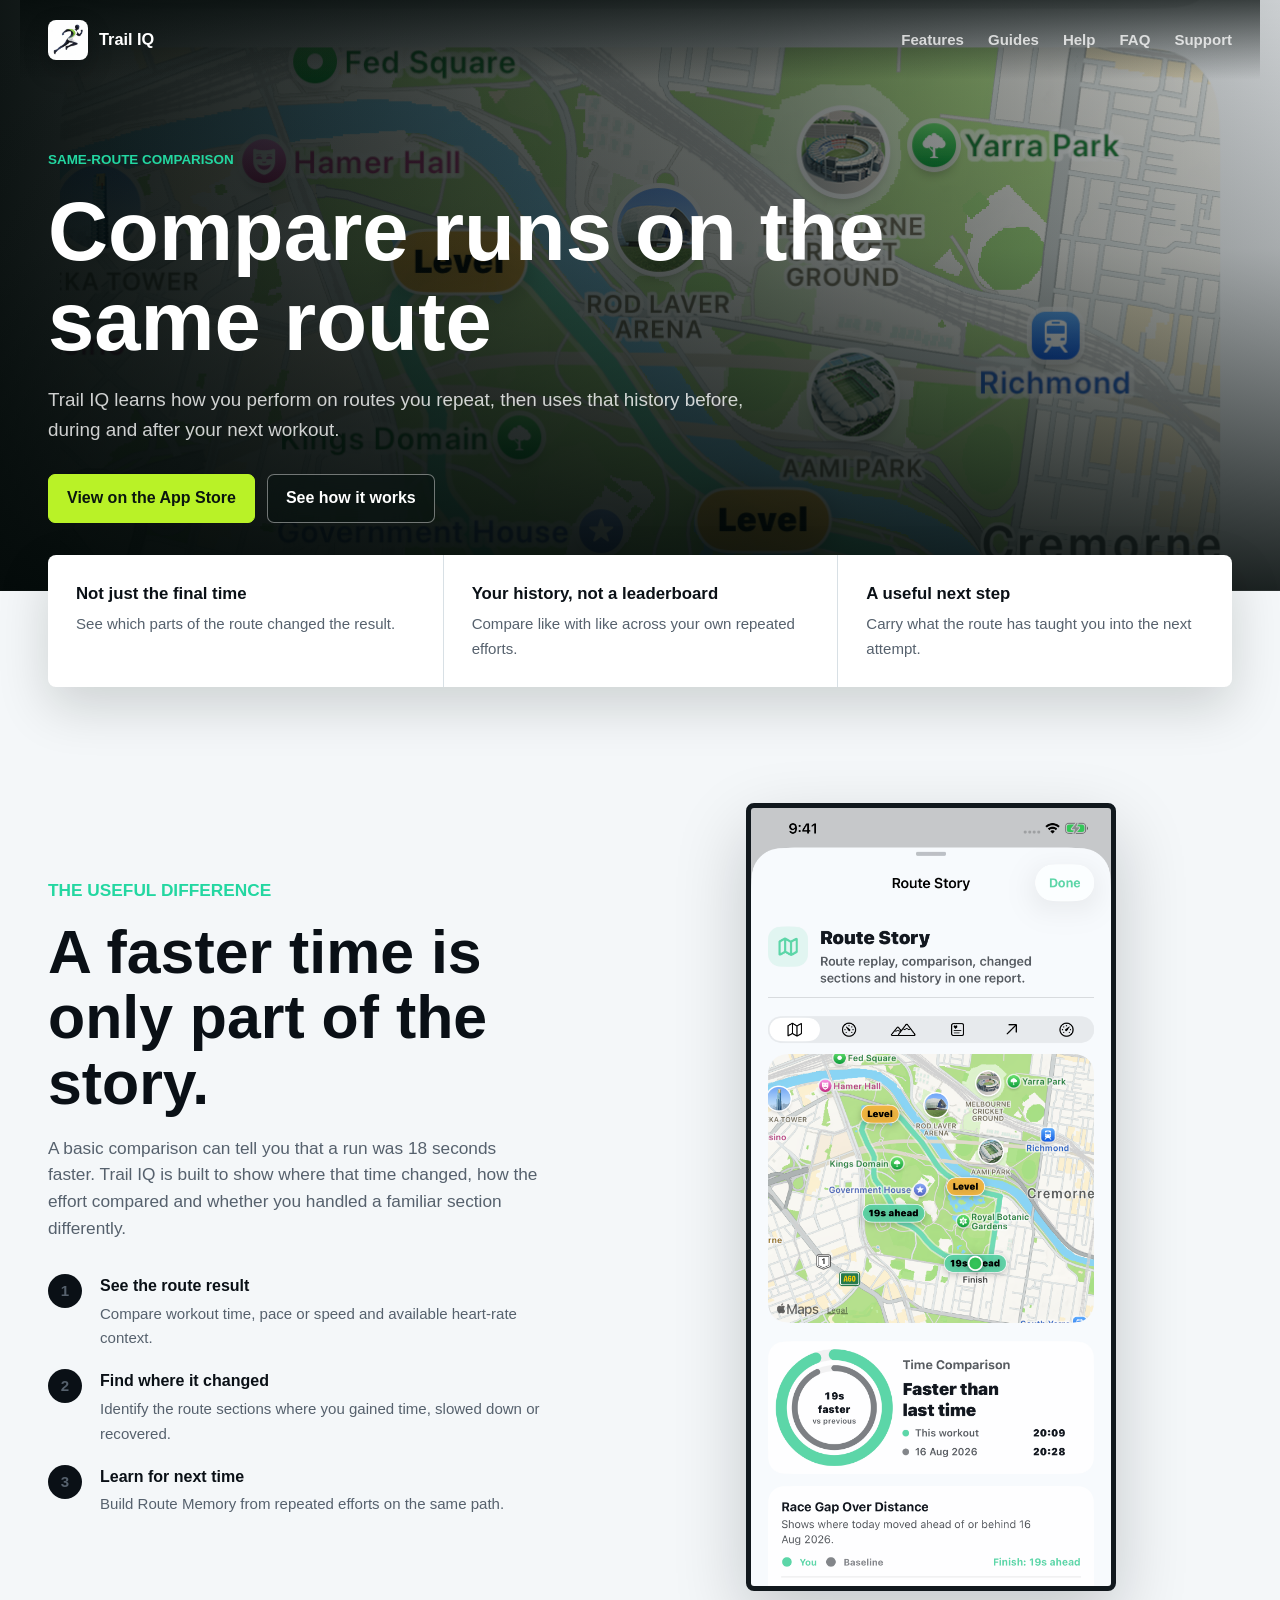
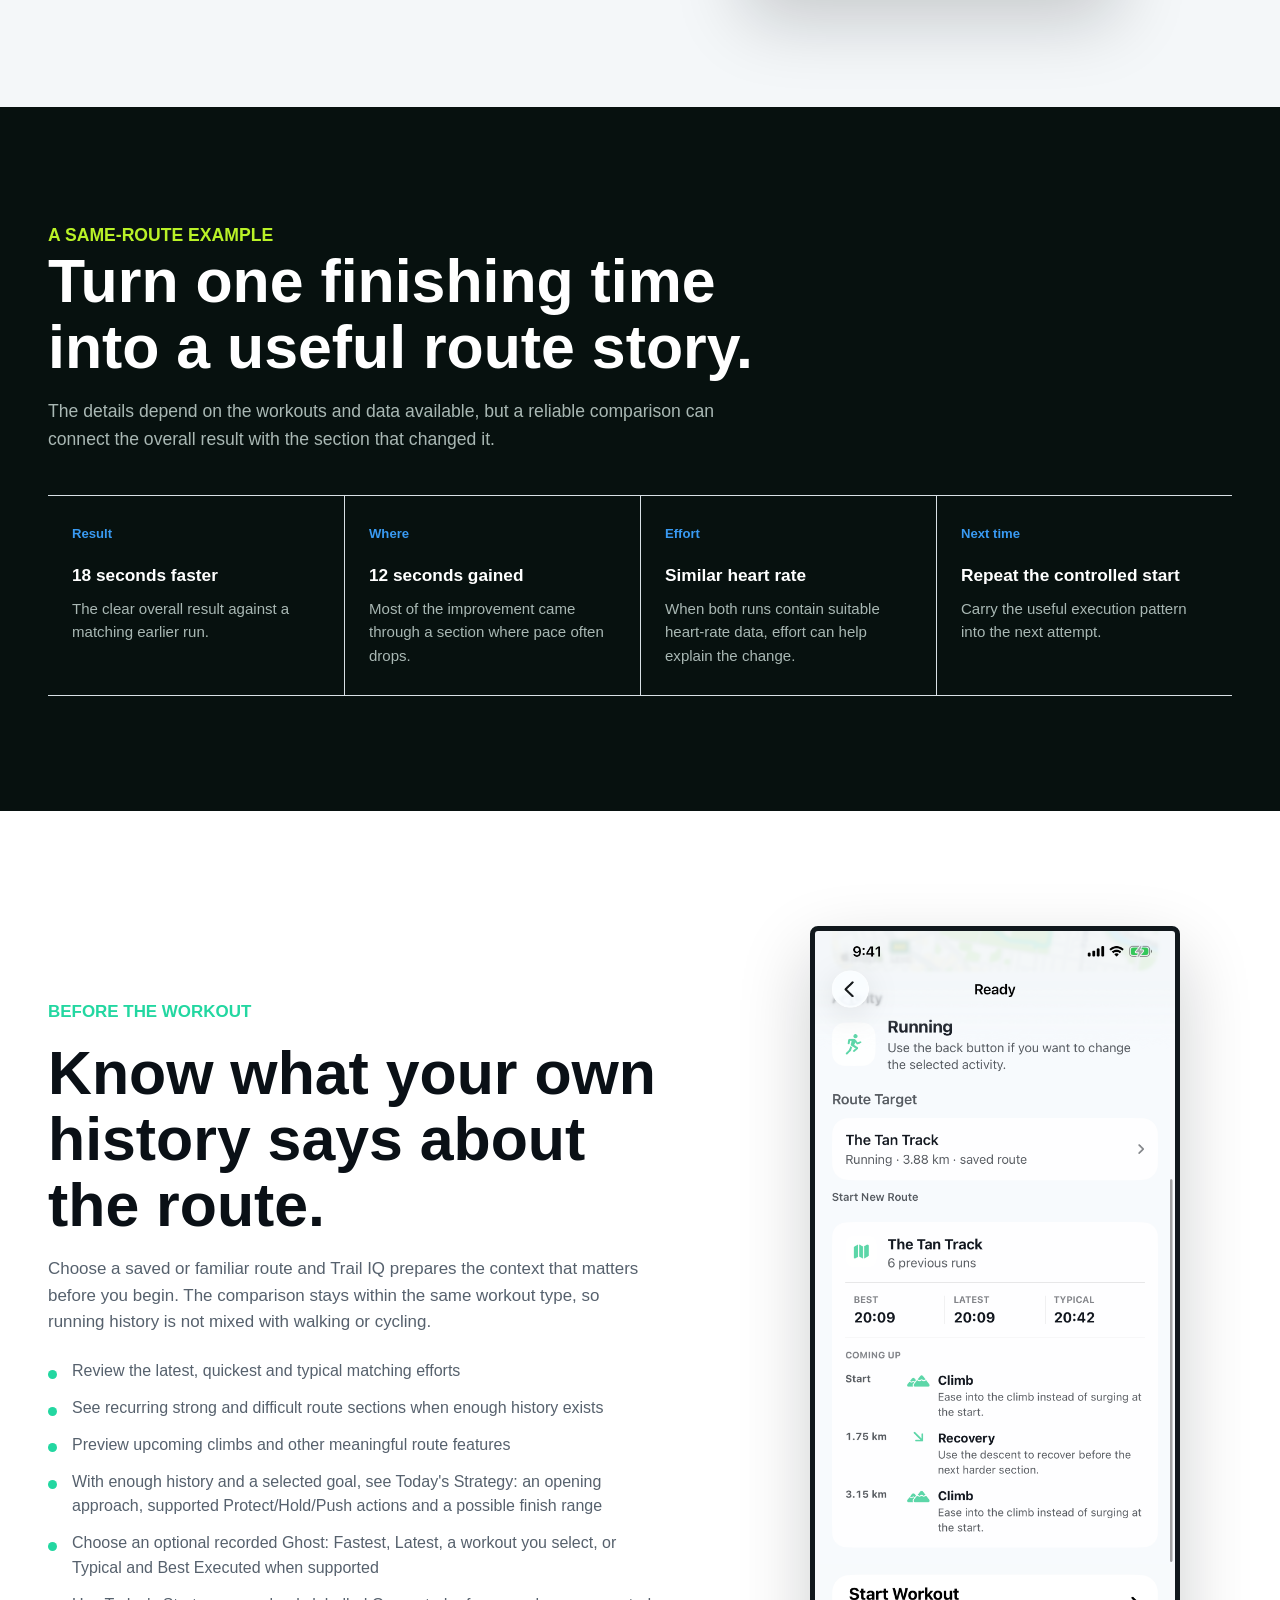
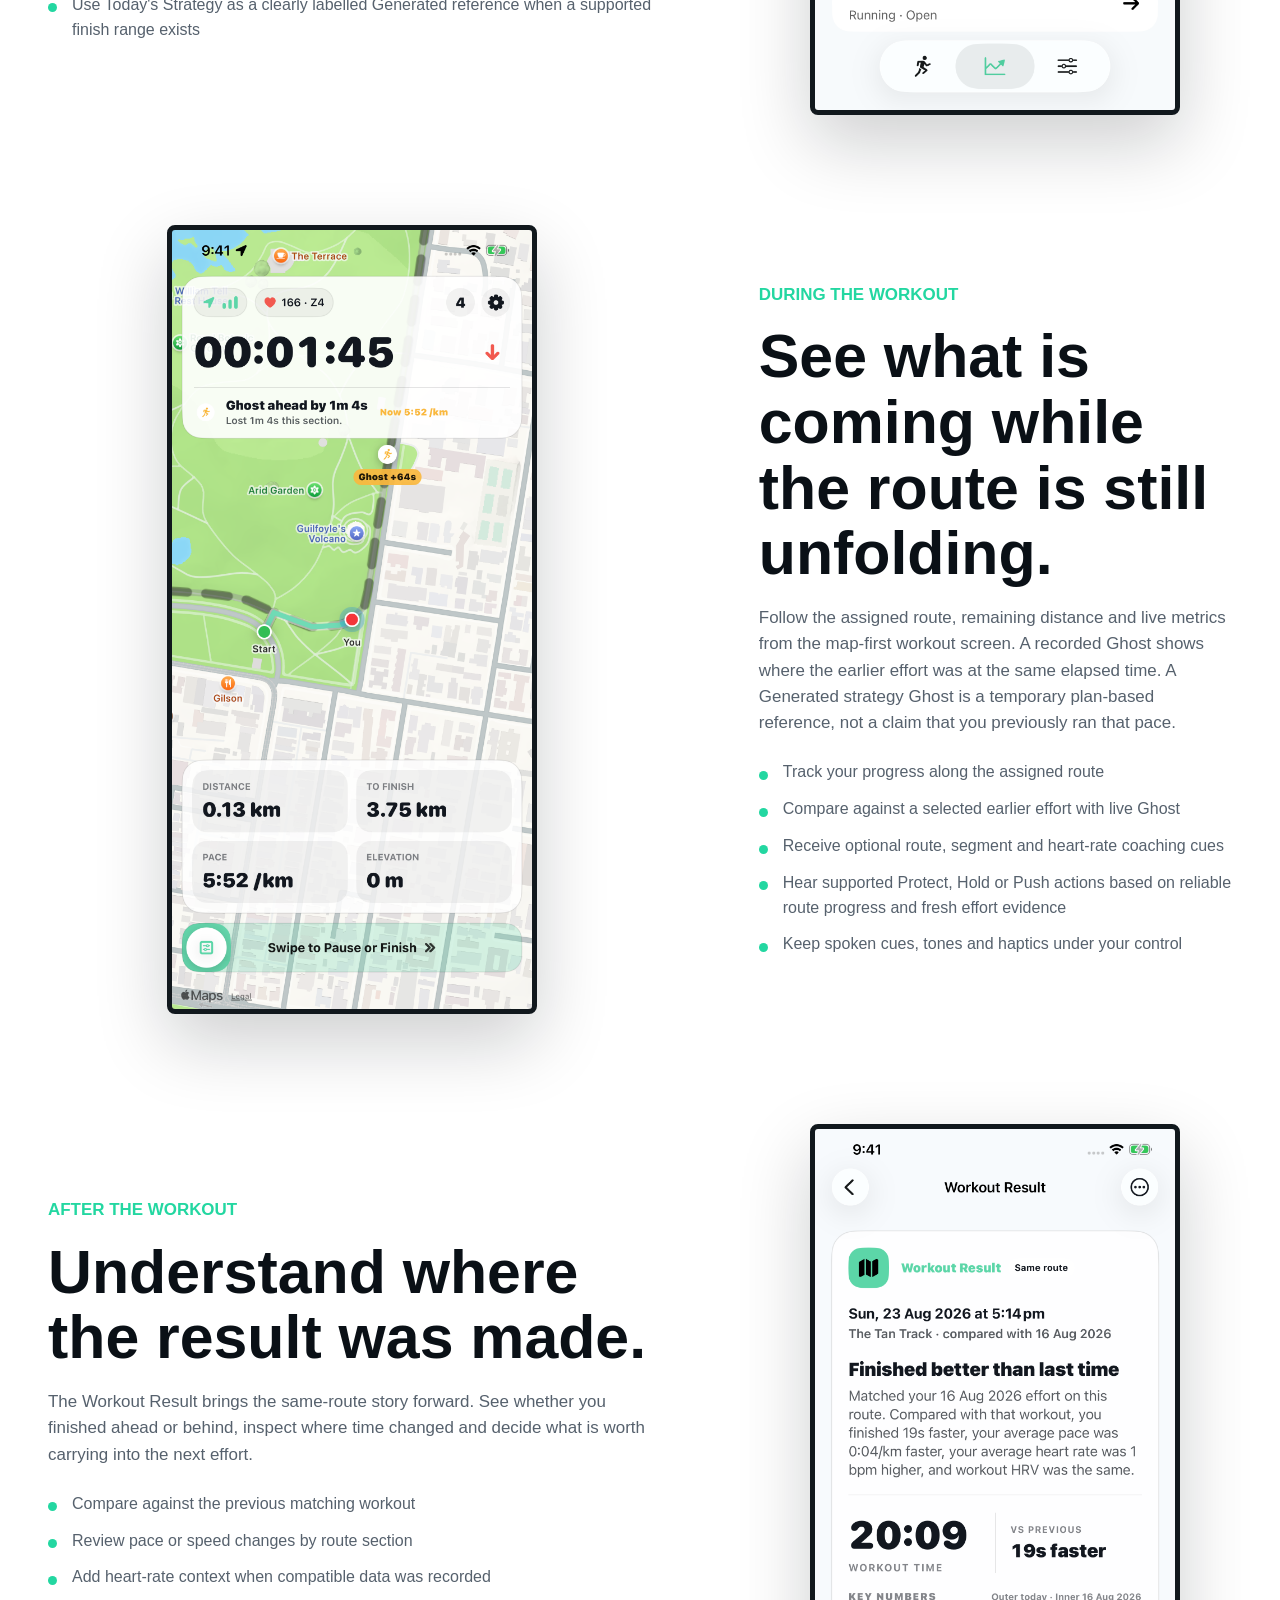
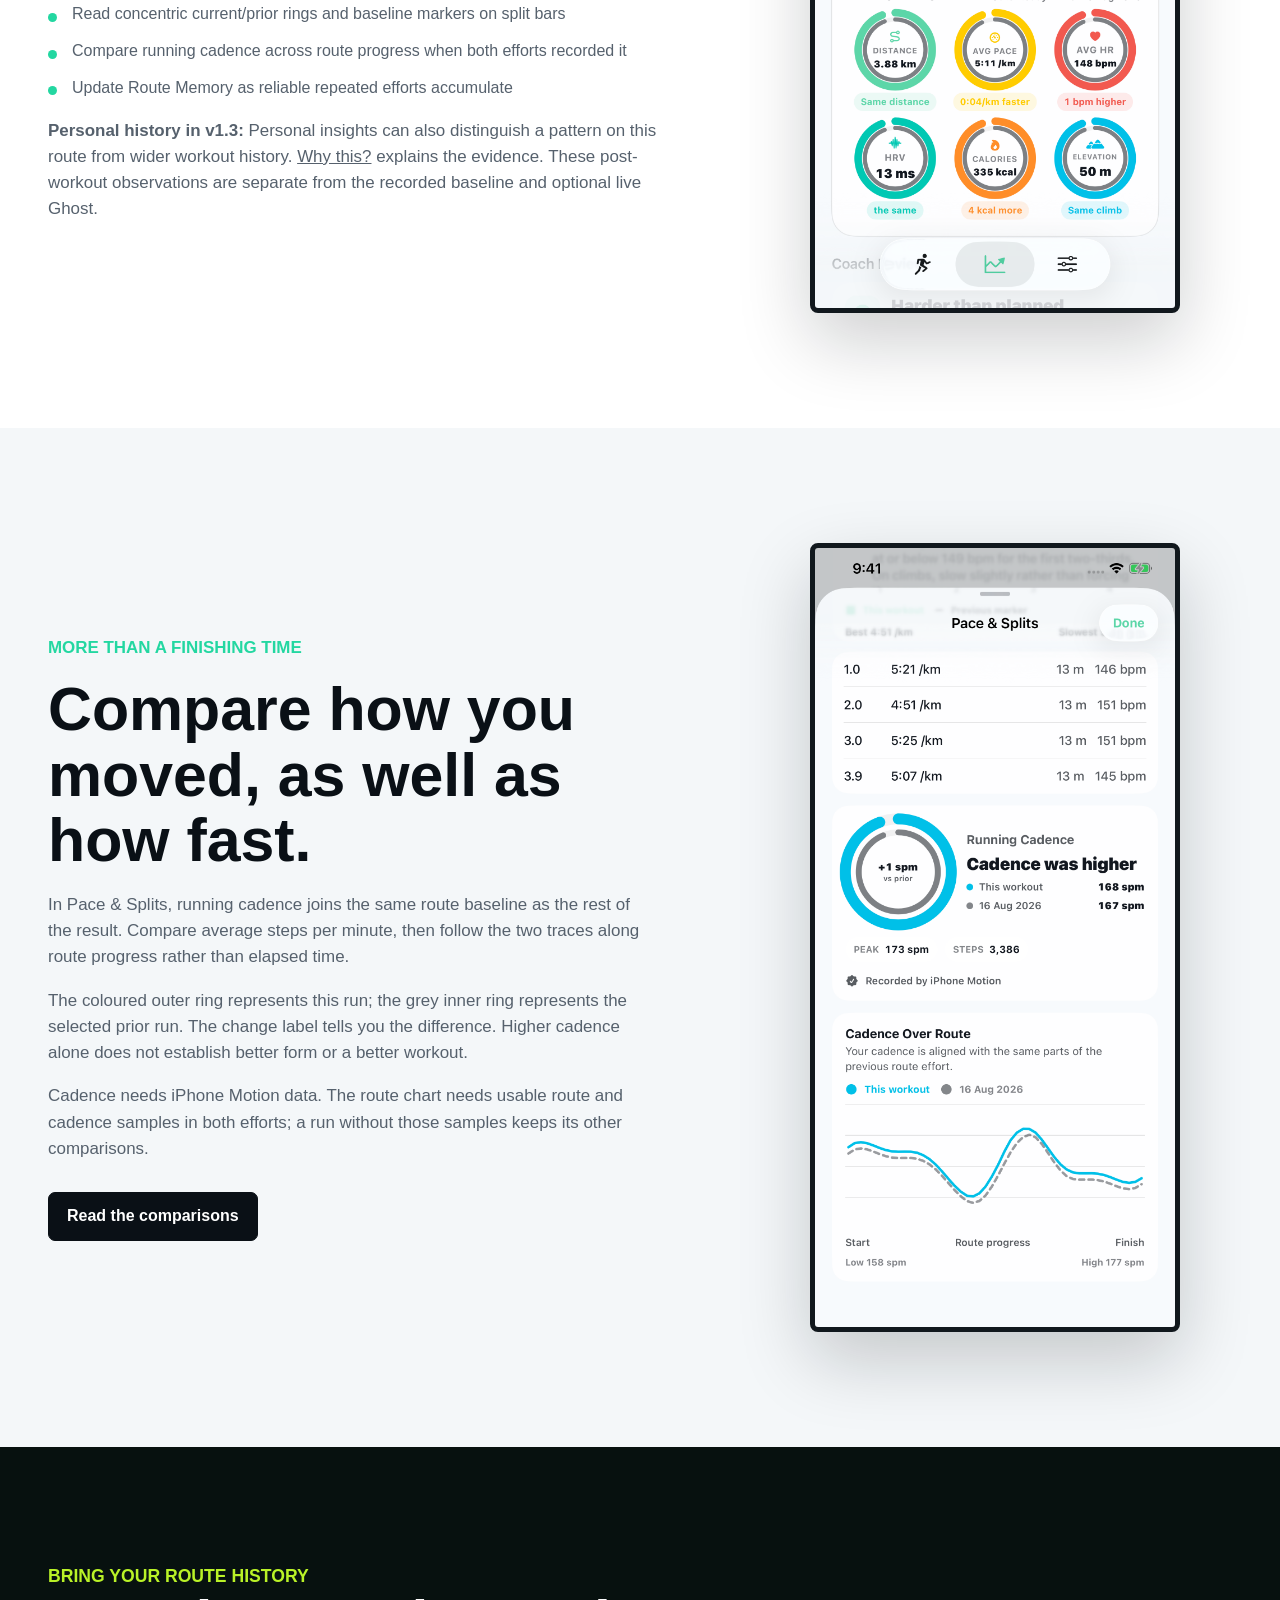
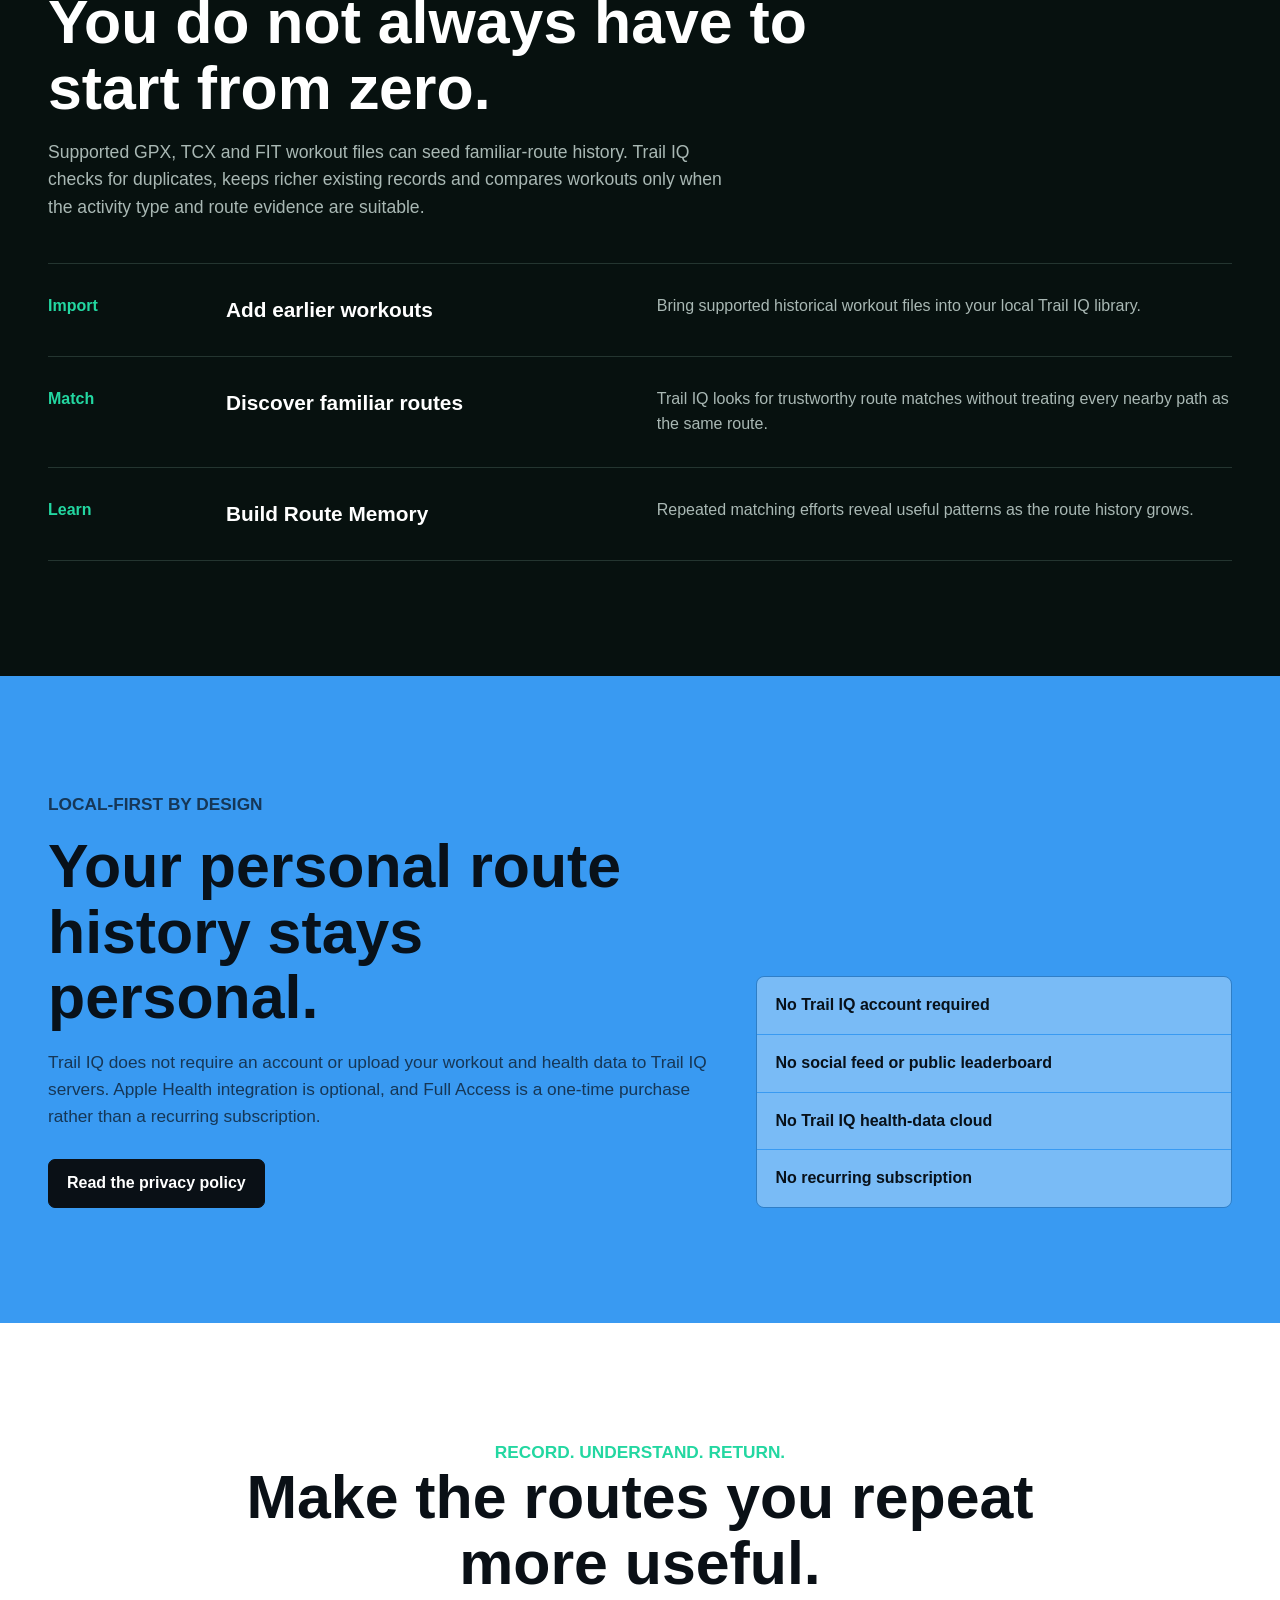
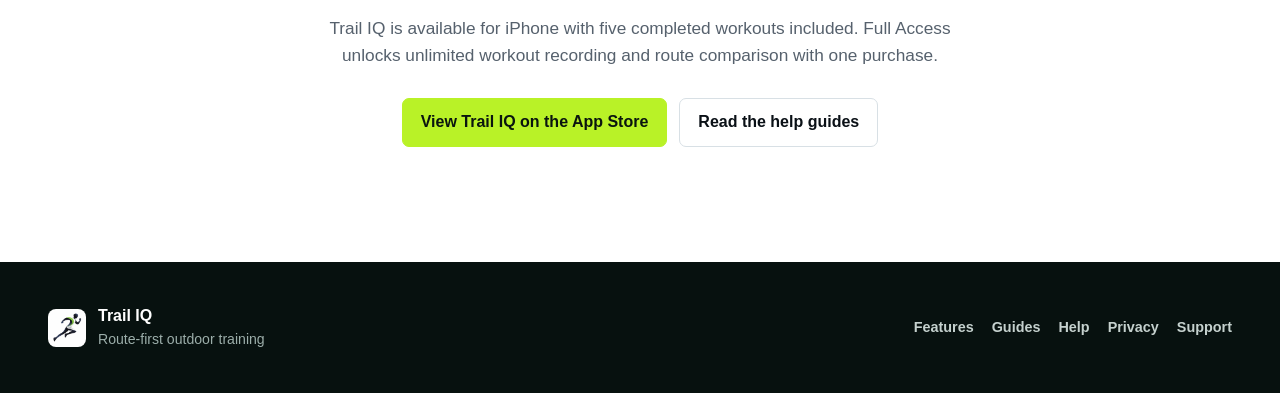
<file: compare-runs-same-route/index.html>
<!doctype html>
<html lang="en">
<head>
  <meta charset="utf-8">
  <meta name="viewport" content="width=device-width, initial-scale=1">
  <meta name="theme-color" content="#07110f">
  <title>Compare Runs on the Same Route | Trail IQ</title>
  <meta name="description" content="Compare runs on the same route with Trail IQ. Learn where time changed and use your personal route history before, during and after each workout.">
  <meta name="robots" content="index, follow">
  <link rel="canonical" href="https://trailiqapp.github.io/compare-runs-same-route/">
  <meta property="og:type" content="website">
  <meta property="og:site_name" content="Trail IQ">
  <meta property="og:title" content="Compare Runs on the Same Route | Trail IQ">
  <meta property="og:description" content="See where time changed and use your own route history before, during and after your next workout.">
  <meta property="og:url" content="https://trailiqapp.github.io/compare-runs-same-route/">
  <meta property="og:image" content="https://trailiqapp.github.io/assets/screen-comparison.png">
  <meta property="og:image:alt" content="Trail IQ comparing two workouts completed on the same route.">
  <meta name="twitter:card" content="summary_large_image">
  <meta name="twitter:title" content="Compare Runs on the Same Route | Trail IQ">
  <meta name="twitter:description" content="See where time changed and use your own route history before, during and after your next workout.">
  <meta name="twitter:image" content="https://trailiqapp.github.io/assets/screen-comparison.png">
  <link rel="icon" href="../assets/app-icon.png">
  <link rel="stylesheet" href="../assets/site.css?v=14">
  <script src="../assets/site.js?v=13" defer></script>
</head>
<body>
  <nav class="site-nav on-dark" aria-label="Trail IQ public site">
    <a class="brand" href="../index.html">
      <img src="../assets/app-icon.png" alt="">
      <span>Trail IQ</span>
    </a>
    <div class="nav-links">
      <a href="../features.html">Features</a>
      <a href="../guides/index.html">Guides</a>
      <a href="../help.html">Help</a>
      <a href="../help.html#faq">FAQ</a>
      <a href="../support.html">Support</a>
    </div>
  </nav>

  <main>
    <header class="page-hero">
      <div class="hero-inner">
        <p class="eyebrow">Same-route comparison</p>
        <h1>Compare runs on the same route</h1>
        <p class="lede">Trail IQ learns how you perform on routes you repeat, then uses that history before, during and after your next workout.</p>
        <div class="actions">
          <a class="button bright" href="https://apps.apple.com/app/id6786252489">View on the App Store</a>
          <a class="button ghost" href="#how-it-works">See how it works</a>
        </div>
      </div>
    </header>

    <section class="promise-strip" aria-label="What same-route comparison adds">
      <div class="promise-grid">
        <div class="promise-item">
          <strong>Not just the final time</strong>
          <span>See which parts of the route changed the result.</span>
        </div>
        <div class="promise-item">
          <strong>Your history, not a leaderboard</strong>
          <span>Compare like with like across your own repeated efforts.</span>
        </div>
        <div class="promise-item">
          <strong>A useful next step</strong>
          <span>Carry what the route has taught you into the next attempt.</span>
        </div>
      </div>
    </section>

    <section class="section" id="how-it-works">
      <div class="section-inner story-layout">
        <div class="story-copy">
          <p class="eyebrow">The useful difference</p>
          <h2>A faster time is only part of the story.</h2>
          <p>A basic comparison can tell you that a run was 18 seconds faster. Trail IQ is built to show where that time changed, how the effort compared and whether you handled a familiar section differently.</p>
          <div class="story-list">
            <div class="story-point">
              <span class="story-index">1</span>
              <div>
                <strong>See the route result</strong>
                <span>Compare workout time, pace or speed and available heart-rate context.</span>
              </div>
            </div>
            <div class="story-point">
              <span class="story-index">2</span>
              <div>
                <strong>Find where it changed</strong>
                <span>Identify the route sections where you gained time, slowed down or recovered.</span>
              </div>
            </div>
            <div class="story-point">
              <span class="story-index">3</span>
              <div>
                <strong>Learn for next time</strong>
                <span>Build Route Memory from repeated efforts on the same path.</span>
              </div>
            </div>
          </div>
        </div>

        <figure class="single-screen">
          <img src="../assets/screen-comparison.png" alt="Trail IQ Route Story showing the result and sections that changed against an earlier workout.">
        </figure>
      </div>
    </section>

    <section class="section band-dark" aria-labelledby="comparison-example-title">
      <div class="section-inner">
        <div class="section-heading">
          <p class="eyebrow">A same-route example</p>
          <h2 id="comparison-example-title">Turn one finishing time into a useful route story.</h2>
          <p>The details depend on the workouts and data available, but a reliable comparison can connect the overall result with the section that changed it.</p>
        </div>
        <div class="release-grid">
          <article class="release-item">
            <span>Result</span>
            <strong>18 seconds faster</strong>
            <p>The clear overall result against a matching earlier run.</p>
          </article>
          <article class="release-item">
            <span>Where</span>
            <strong>12 seconds gained</strong>
            <p>Most of the improvement came through a section where pace often drops.</p>
          </article>
          <article class="release-item">
            <span>Effort</span>
            <strong>Similar heart rate</strong>
            <p>When both runs contain suitable heart-rate data, effort can help explain the change.</p>
          </article>
          <article class="release-item">
            <span>Next time</span>
            <strong>Repeat the controlled start</strong>
            <p>Carry the useful execution pattern into the next attempt.</p>
          </article>
        </div>
      </div>
    </section>

    <section class="section release-band">
      <div class="section-inner">
        <article class="feature-detail">
          <div class="feature-copy">
            <p class="eyebrow">Before the workout</p>
            <h2>Know what your own history says about the route.</h2>
            <p>Choose a saved or familiar route and Trail IQ prepares the context that matters before you begin. The comparison stays within the same workout type, so running history is not mixed with walking or cycling.</p>
            <ul>
              <li>Review the latest, quickest and typical matching efforts</li>
              <li>See recurring strong and difficult route sections when enough history exists</li>
              <li>Preview upcoming climbs and other meaningful route features</li>
              <li>With enough history and a selected goal, see Today's Strategy: an opening approach, supported Protect/Hold/Push actions and a possible finish range</li>
              <li>Choose an optional recorded Ghost: Fastest, Latest, a workout you select, or Typical and Best Executed when supported</li>
              <li>Use Today's Strategy as a clearly labelled Generated reference when a supported finish range exists</li>
            </ul>
          </div>
          <figure class="single-screen">
            <img src="../assets/screen-strategy.png" alt="Trail IQ Ready route briefing for The Tan Track, built from comparable previous runs.">
          </figure>
        </article>

        <article class="feature-detail reverse">
          <div class="feature-copy">
            <p class="eyebrow">During the workout</p>
            <h2>See what is coming while the route is still unfolding.</h2>
            <p>Follow the assigned route, remaining distance and live metrics from the map-first workout screen. A recorded Ghost shows where the earlier effort was at the same elapsed time. A Generated strategy Ghost is a temporary plan-based reference, not a claim that you previously ran that pace.</p>
            <ul>
              <li>Track your progress along the assigned route</li>
              <li>Compare against a selected earlier effort with live Ghost</li>
              <li>Receive optional route, segment and heart-rate coaching cues</li>
              <li>Hear supported Protect, Hold or Push actions based on reliable route progress and fresh effort evidence</li>
              <li>Keep spoken cues, tones and haptics under your control</li>
            </ul>
          </div>
          <figure class="single-screen">
            <img src="../assets/screen-ghost.png" alt="A live Trail IQ run showing the user and Ghost positions on the same route.">
          </figure>
        </article>

        <article class="feature-detail">
          <div class="feature-copy">
            <p class="eyebrow">After the workout</p>
            <h2>Understand where the result was made.</h2>
            <p>The Workout Result brings the same-route story forward. See whether you finished ahead or behind, inspect where time changed and decide what is worth carrying into the next effort.</p>
            <ul>
              <li>Compare against the previous matching workout</li>
              <li>Review pace or speed changes by route section</li>
              <li>Add heart-rate context when compatible data was recorded</li>
              <li>Read concentric current/prior rings and baseline markers on split bars</li>
              <li>Compare running cadence across route progress when both efforts recorded it</li>
              <li>Update Route Memory as reliable repeated efforts accumulate</li>
            </ul>
            <p><strong>Personal history in v1.3:</strong> Personal insights can also distinguish a pattern on this route from wider workout history. <a href="../help.html#personal-insights">Why this?</a> explains the evidence. These post-workout observations are separate from the recorded baseline and optional live Ghost.</p>
          </div>
          <figure class="single-screen">
            <img src="../assets/screen-result.png" alt="Trail IQ Workout Result showing a same-route outcome and comparison metrics.">
          </figure>
        </article>
      </div>
    </section>

    <section class="section" aria-labelledby="cadence-comparison-title">
      <div class="section-inner feature-detail">
        <div class="feature-copy">
          <p class="eyebrow">More than a finishing time</p>
          <h2 id="cadence-comparison-title">Compare how you moved, as well as how fast.</h2>
          <p>In Pace &amp; Splits, running cadence joins the same route baseline as the rest of the result. Compare average steps per minute, then follow the two traces along route progress rather than elapsed time.</p>
          <p>The coloured outer ring represents this run; the grey inner ring represents the selected prior run. The change label tells you the difference. Higher cadence alone does not establish better form or a better workout.</p>
          <p>Cadence needs iPhone Motion data. The route chart needs usable route and cadence samples in both efforts; a run without those samples keeps its other comparisons.</p>
          <div class="actions"><a class="button" href="../help.html#result-comparisons">Read the comparisons</a></div>
        </div>
        <figure class="single-screen"><img src="../assets/screen-cadence.png" alt="Trail IQ Running Cadence report comparing two Tan Track runs with concentric rings and route-aligned traces."></figure>
      </div>
    </section>

    <section class="section band-dark">
      <div class="section-inner">
        <div class="section-heading">
          <p class="eyebrow">Bring your route history</p>
          <h2>You do not always have to start from zero.</h2>
          <p>Supported GPX, TCX and FIT workout files can seed familiar-route history. Trail IQ checks for duplicates, keeps richer existing records and compares workouts only when the activity type and route evidence are suitable.</p>
        </div>
        <div class="feature-rows">
          <div class="feature-row">
            <span class="feature-number">Import</span>
            <strong>Add earlier workouts</strong>
            <p>Bring supported historical workout files into your local Trail IQ library.</p>
          </div>
          <div class="feature-row">
            <span class="feature-number">Match</span>
            <strong>Discover familiar routes</strong>
            <p>Trail IQ looks for trustworthy route matches without treating every nearby path as the same route.</p>
          </div>
          <div class="feature-row">
            <span class="feature-number">Learn</span>
            <strong>Build Route Memory</strong>
            <p>Repeated matching efforts reveal useful patterns as the route history grows.</p>
          </div>
        </div>
      </div>
    </section>

    <section class="section privacy-band">
      <div class="section-inner privacy-layout">
        <div>
          <p class="eyebrow">Local-first by design</p>
          <h2>Your personal route history stays personal.</h2>
          <p>Trail IQ does not require an account or upload your workout and health data to Trail IQ servers. Apple Health integration is optional, and Full Access is a one-time purchase rather than a recurring subscription.</p>
          <div class="actions">
            <a class="button" href="../privacy.html">Read the privacy policy</a>
          </div>
        </div>
        <div class="privacy-facts" aria-label="Trail IQ product facts">
          <div class="privacy-fact">No Trail IQ account required</div>
          <div class="privacy-fact">No social feed or public leaderboard</div>
          <div class="privacy-fact">No Trail IQ health-data cloud</div>
          <div class="privacy-fact">No recurring subscription</div>
        </div>
      </div>
    </section>

    <section class="section cta">
      <div class="section-inner">
        <p class="eyebrow">Record. Understand. Return.</p>
        <h2>Make the routes you repeat more useful.</h2>
        <p>Trail IQ is available for iPhone with five completed workouts included. Full Access unlocks unlimited workout recording and route comparison with one purchase.</p>
        <div class="actions">
          <a class="button bright" href="https://apps.apple.com/app/id6786252489">View Trail IQ on the App Store</a>
          <a class="button outline" href="../help.html">Read the help guides</a>
        </div>
      </div>
    </section>
  </main>

  <footer class="site-footer">
    <div class="footer-inner">
      <div class="footer-brand">
        <img src="../assets/app-icon.png" alt="">
        <div>
          <strong>Trail IQ</strong>
          <span>Route-first outdoor training</span>
        </div>
      </div>
      <div class="footer-links">
        <a href="../features.html">Features</a>
        <a href="../guides/index.html">Guides</a>
        <a href="../help.html">Help</a>
        <a href="../privacy.html">Privacy</a>
        <a href="../support.html">Support</a>
      </div>
    </div>
  </footer>
</body>
</html>
</file>
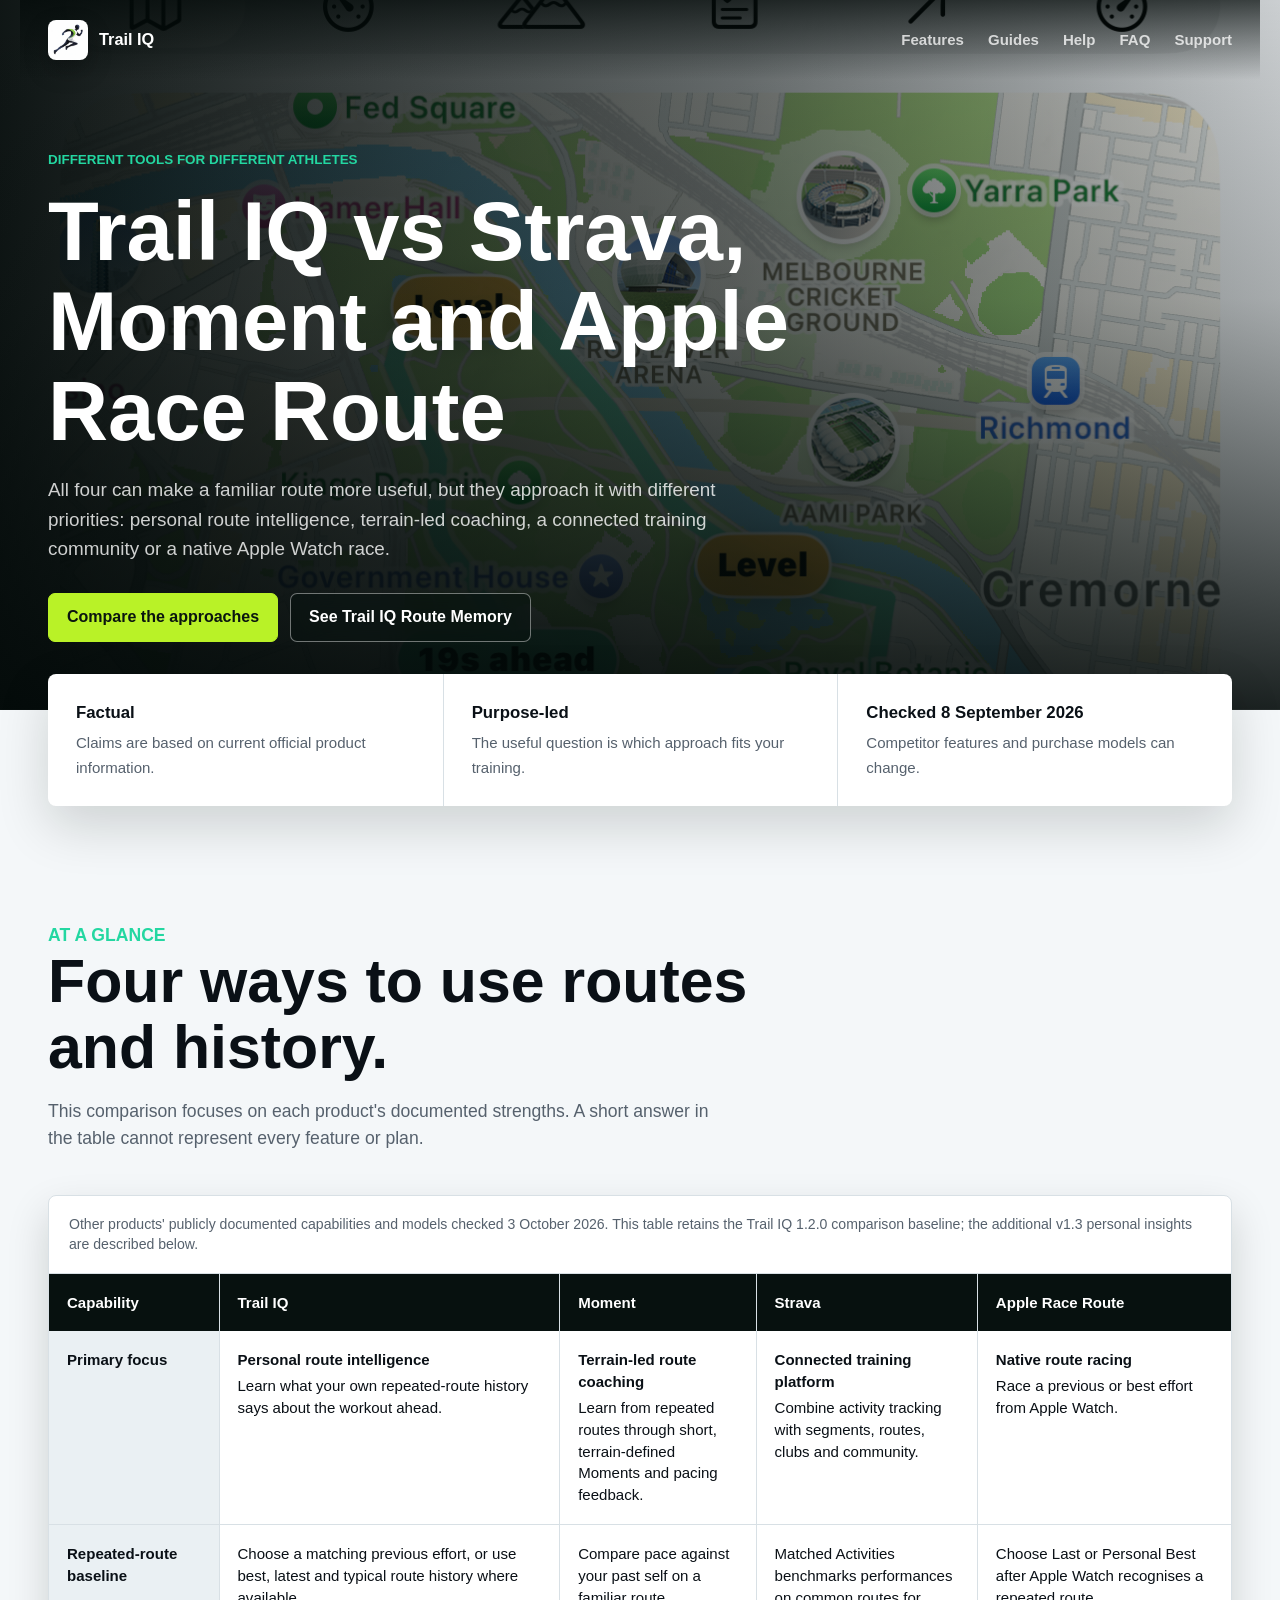
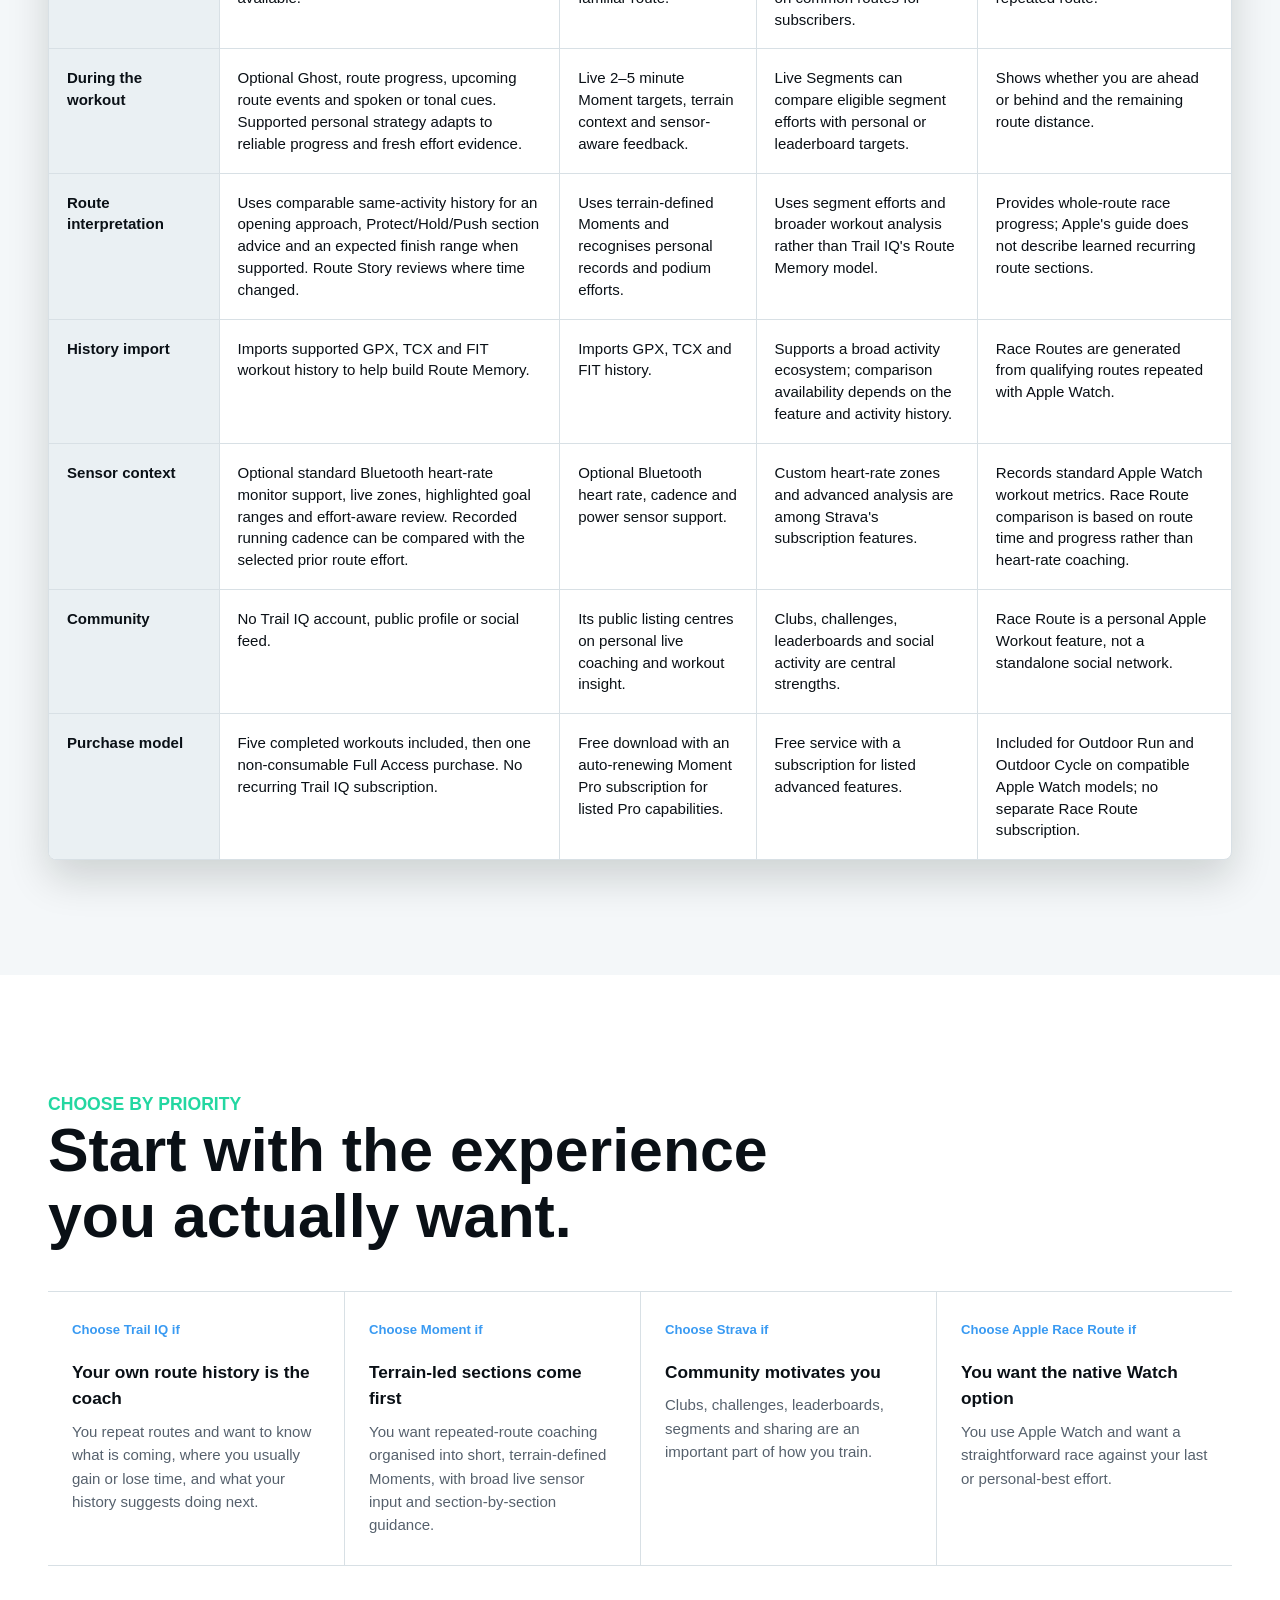
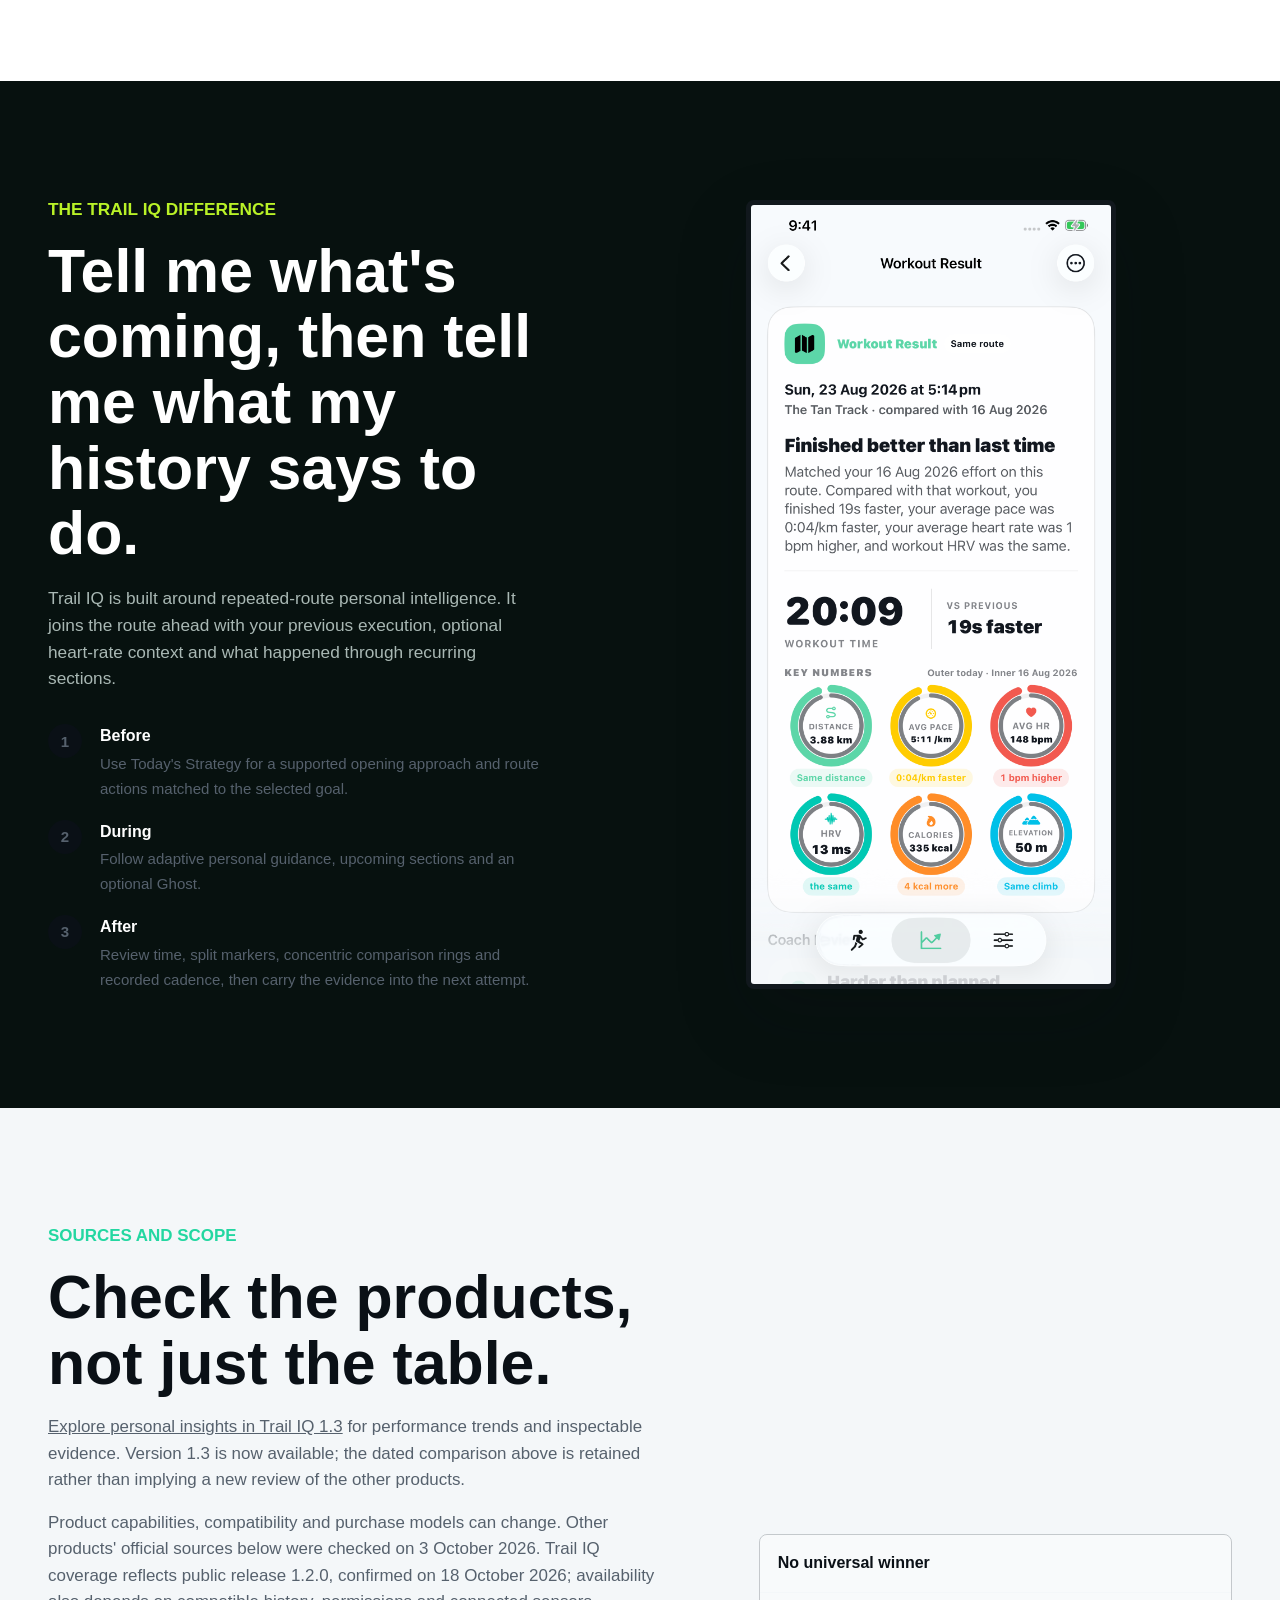
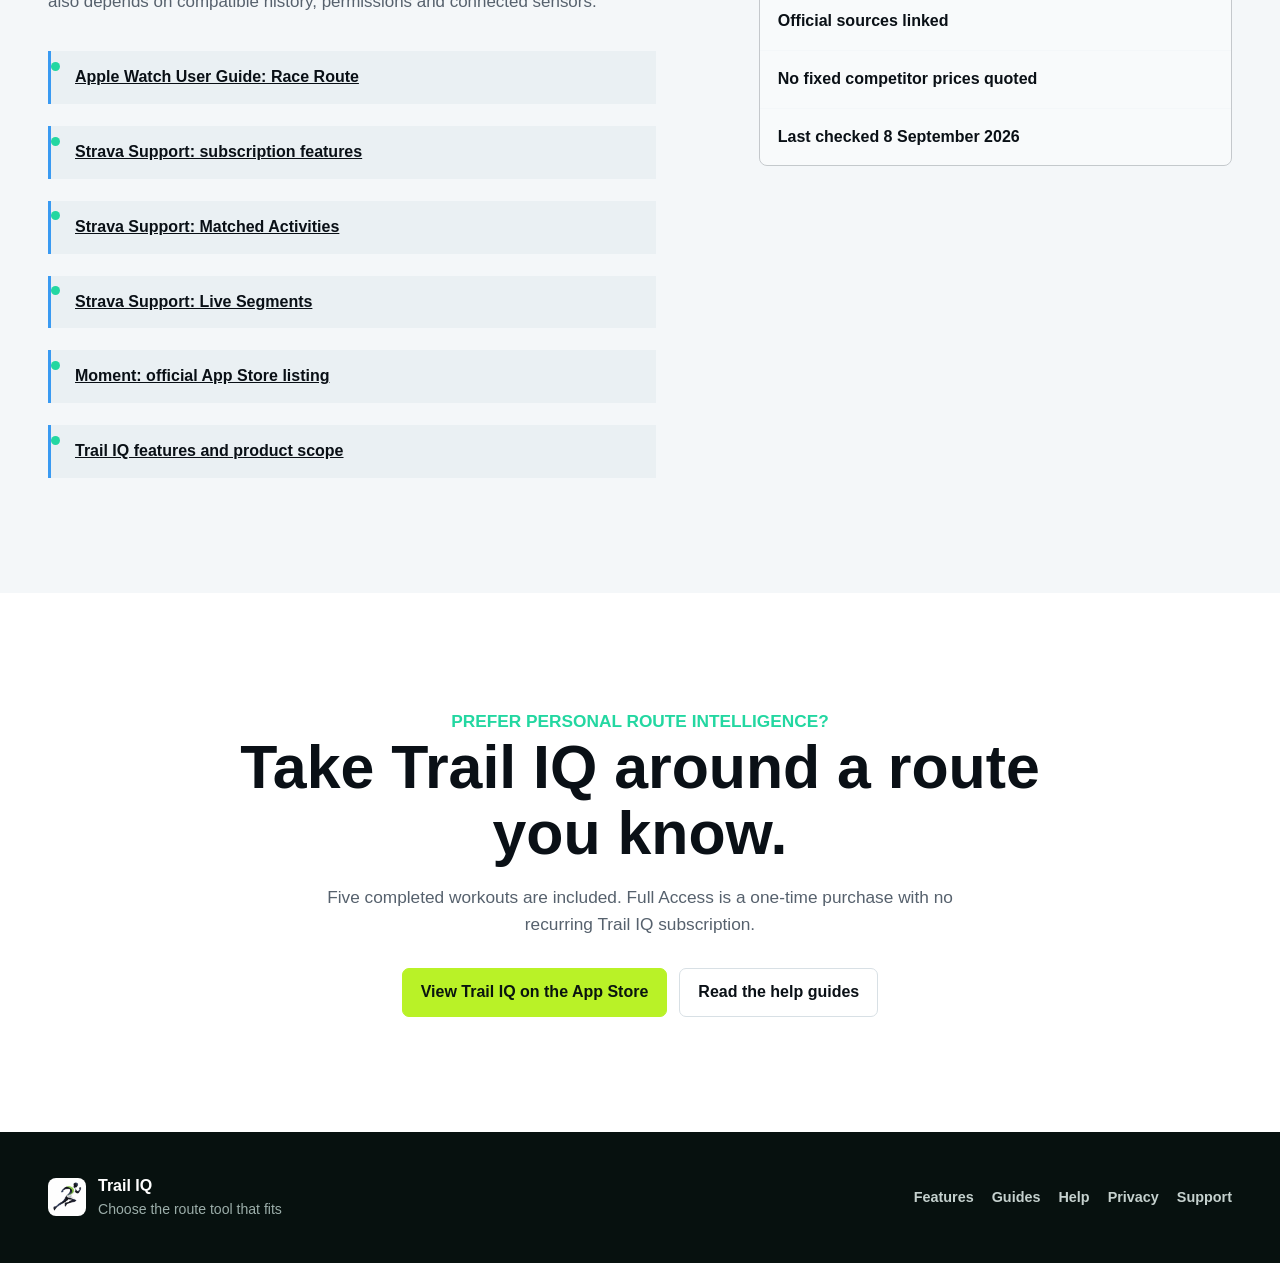
<file: compare/index.html>
<!doctype html>
<html lang="en">
<head>
  <meta charset="utf-8">
  <meta name="viewport" content="width=device-width, initial-scale=1">
  <meta name="theme-color" content="#07110f">
  <title>Trail IQ vs Strava, Moment and Apple Race Route</title>
  <meta name="description" content="Compare Trail IQ with Strava, Moment and Apple Race Route for repeated routes, live guidance, route history, privacy and purchase model.">
  <meta name="robots" content="index, follow">
  <link rel="canonical" href="https://trailiqapp.github.io/compare/">
  <meta property="og:type" content="website">
  <meta property="og:site_name" content="Trail IQ">
  <meta property="og:title" content="Trail IQ vs Strava, Moment and Apple Race Route">
  <meta property="og:description" content="A factual comparison of four different approaches to routes, live guidance and personal workout history.">
  <meta property="og:url" content="https://trailiqapp.github.io/compare/">
  <meta property="og:image" content="https://trailiqapp.github.io/assets/screen-result.png">
  <meta property="og:image:alt" content="Trail IQ Workout Result showing a same-route comparison.">
  <meta name="twitter:card" content="summary_large_image">
  <meta name="twitter:title" content="Trail IQ vs Strava, Moment and Apple Race Route">
  <meta name="twitter:description" content="Compare four different approaches to familiar routes and workout history.">
  <meta name="twitter:image" content="https://trailiqapp.github.io/assets/screen-result.png">
  <link rel="icon" href="../assets/app-icon.png">
  <link rel="stylesheet" href="../assets/site.css?v=14">
  <script src="../assets/site.js?v=13" defer></script>
</head>
<body>
  <nav class="site-nav on-dark" aria-label="Trail IQ public site">
    <a class="brand" href="../index.html">
      <img src="../assets/app-icon.png" alt="">
      <span>Trail IQ</span>
    </a>
    <div class="nav-links">
      <a href="../features.html">Features</a>
      <a href="../guides/index.html">Guides</a>
      <a href="../help.html">Help</a>
      <a href="../help.html#faq">FAQ</a>
      <a href="../support.html">Support</a>
    </div>
  </nav>

  <main>
    <header class="page-hero">
      <div class="hero-inner">
        <p class="eyebrow">Different tools for different athletes</p>
        <h1>Trail IQ vs Strava, Moment and Apple Race Route</h1>
        <p class="lede">All four can make a familiar route more useful, but they approach it with different priorities: personal route intelligence, terrain-led coaching, a connected training community or a native Apple Watch race.</p>
        <div class="actions">
          <a class="button bright" href="#comparison">Compare the approaches</a>
          <a class="button ghost" href="../compare-runs-same-route/index.html">See Trail IQ Route Memory</a>
        </div>
      </div>
    </header>

    <section class="promise-strip" aria-label="Comparison principles">
      <div class="promise-grid">
        <div class="promise-item">
          <strong>Factual</strong>
          <span>Claims are based on current official product information.</span>
        </div>
        <div class="promise-item">
          <strong>Purpose-led</strong>
          <span>The useful question is which approach fits your training.</span>
        </div>
        <div class="promise-item">
          <strong>Checked 8 September 2026</strong>
          <span>Competitor features and purchase models can change.</span>
        </div>
      </div>
    </section>

    <section class="section" id="comparison">
      <div class="section-inner">
        <div class="section-heading">
          <p class="eyebrow">At a glance</p>
          <h2>Four ways to use routes and history.</h2>
          <p>This comparison focuses on each product's documented strengths. A short answer in the table cannot represent every feature or plan.</p>
        </div>
        <div class="comparison-table-wrap" tabindex="0" role="region" aria-label="Scrollable product comparison">
          <table class="comparison-table">
            <caption>Other products' publicly documented capabilities and models checked 3 October 2026. This table retains the Trail IQ 1.2.0 comparison baseline; the additional v1.3 personal insights are described below.</caption>
            <thead>
              <tr>
                <th scope="col">Capability</th>
                <th scope="col">Trail IQ</th>
                <th scope="col">Moment</th>
                <th scope="col">Strava</th>
                <th scope="col">Apple Race Route</th>
              </tr>
            </thead>
            <tbody>
              <tr>
                <th scope="row">Primary focus</th>
                <td><strong>Personal route intelligence</strong>Learn what your own repeated-route history says about the workout ahead.</td>
                <td><strong>Terrain-led route coaching</strong>Learn from repeated routes through short, terrain-defined Moments and pacing feedback.</td>
                <td><strong>Connected training platform</strong>Combine activity tracking with segments, routes, clubs and community.</td>
                <td><strong>Native route racing</strong>Race a previous or best effort from Apple Watch.</td>
              </tr>
              <tr>
                <th scope="row">Repeated-route baseline</th>
                <td>Choose a matching previous effort, or use best, latest and typical route history where available.</td>
                <td>Compare pace against your past self on a familiar route.</td>
                <td>Matched Activities benchmarks performances on common routes for subscribers.</td>
                <td>Choose Last or Personal Best after Apple Watch recognises a repeated route.</td>
              </tr>
              <tr>
                <th scope="row">During the workout</th>
                <td>Optional Ghost, route progress, upcoming route events and spoken or tonal cues. Supported personal strategy adapts to reliable progress and fresh effort evidence.</td>
                <td>Live 2–5 minute Moment targets, terrain context and sensor-aware feedback.</td>
                <td>Live Segments can compare eligible segment efforts with personal or leaderboard targets.</td>
                <td>Shows whether you are ahead or behind and the remaining route distance.</td>
              </tr>
              <tr>
                <th scope="row">Route interpretation</th>
                <td>Uses comparable same-activity history for an opening approach, Protect/Hold/Push section advice and an expected finish range when supported. Route Story reviews where time changed.</td>
                <td>Uses terrain-defined Moments and recognises personal records and podium efforts.</td>
                <td>Uses segment efforts and broader workout analysis rather than Trail IQ's Route Memory model.</td>
                <td>Provides whole-route race progress; Apple's guide does not describe learned recurring route sections.</td>
              </tr>
              <tr>
                <th scope="row">History import</th>
                <td>Imports supported GPX, TCX and FIT workout history to help build Route Memory.</td>
                <td>Imports GPX, TCX and FIT history.</td>
                <td>Supports a broad activity ecosystem; comparison availability depends on the feature and activity history.</td>
                <td>Race Routes are generated from qualifying routes repeated with Apple Watch.</td>
              </tr>
              <tr>
                <th scope="row">Sensor context</th>
                <td>Optional standard Bluetooth heart-rate monitor support, live zones, highlighted goal ranges and effort-aware review. Recorded running cadence can be compared with the selected prior route effort.</td>
                <td>Optional Bluetooth heart rate, cadence and power sensor support.</td>
                <td>Custom heart-rate zones and advanced analysis are among Strava's subscription features.</td>
                <td>Records standard Apple Watch workout metrics. Race Route comparison is based on route time and progress rather than heart-rate coaching.</td>
              </tr>
              <tr>
                <th scope="row">Community</th>
                <td>No Trail IQ account, public profile or social feed.</td>
                <td>Its public listing centres on personal live coaching and workout insight.</td>
                <td>Clubs, challenges, leaderboards and social activity are central strengths.</td>
                <td>Race Route is a personal Apple Workout feature, not a standalone social network.</td>
              </tr>
              <tr>
                <th scope="row">Purchase model</th>
                <td>Five completed workouts included, then one non-consumable Full Access purchase. No recurring Trail IQ subscription.</td>
                <td>Free download with an auto-renewing Moment Pro subscription for listed Pro capabilities.</td>
                <td>Free service with a subscription for listed advanced features.</td>
                <td>Included for Outdoor Run and Outdoor Cycle on compatible Apple Watch models; no separate Race Route subscription.</td>
              </tr>
            </tbody>
          </table>
        </div>
      </div>
    </section>

    <section class="section release-band">
      <div class="section-inner">
        <div class="section-heading">
          <p class="eyebrow">Choose by priority</p>
          <h2>Start with the experience you actually want.</h2>
        </div>
        <div class="release-grid">
          <article class="release-item">
            <span>Choose Trail IQ if</span>
            <strong>Your own route history is the coach</strong>
            <p>You repeat routes and want to know what is coming, where you usually gain or lose time, and what your history suggests doing next.</p>
          </article>
          <article class="release-item">
            <span>Choose Moment if</span>
            <strong>Terrain-led sections come first</strong>
            <p>You want repeated-route coaching organised into short, terrain-defined Moments, with broad live sensor input and section-by-section guidance.</p>
          </article>
          <article class="release-item">
            <span>Choose Strava if</span>
            <strong>Community motivates you</strong>
            <p>Clubs, challenges, leaderboards, segments and sharing are an important part of how you train.</p>
          </article>
          <article class="release-item">
            <span>Choose Apple Race Route if</span>
            <strong>You want the native Watch option</strong>
            <p>You use Apple Watch and want a straightforward race against your last or personal-best effort.</p>
          </article>
        </div>
      </div>
    </section>

    <section class="section band-dark">
      <div class="section-inner story-layout">
        <div class="story-copy">
          <p class="eyebrow">The Trail IQ difference</p>
          <h2>Tell me what's coming, then tell me what my history says to do.</h2>
          <p>Trail IQ is built around repeated-route personal intelligence. It joins the route ahead with your previous execution, optional heart-rate context and what happened through recurring sections.</p>
          <div class="story-list">
            <div class="story-point">
              <span class="story-index">1</span>
              <div>
                <strong>Before</strong>
                <span>Use Today's Strategy for a supported opening approach and route actions matched to the selected goal.</span>
              </div>
            </div>
            <div class="story-point">
              <span class="story-index">2</span>
              <div>
                <strong>During</strong>
                <span>Follow adaptive personal guidance, upcoming sections and an optional Ghost.</span>
              </div>
            </div>
            <div class="story-point">
              <span class="story-index">3</span>
              <div>
                <strong>After</strong>
                <span>Review time, split markers, concentric comparison rings and recorded cadence, then carry the evidence into the next attempt.</span>
              </div>
            </div>
          </div>
        </div>
        <figure class="single-screen">
          <img src="../assets/screen-result.png" alt="Trail IQ Workout Result showing route-aware comparison and key metrics.">
        </figure>
      </div>
    </section>

    <section class="section">
      <div class="section-inner feature-detail">
        <div class="feature-copy">
          <p class="eyebrow">Sources and scope</p>
          <h2>Check the products, not just the table.</h2>
          <p><a href="../features.html#personal-history">Explore personal insights in Trail IQ 1.3</a> for performance trends and inspectable evidence. Version 1.3 is now available; the dated comparison above is retained rather than implying a new review of the other products.</p>
          <p>Product capabilities, compatibility and purchase models can change. Other products' official sources below were checked on 3 October 2026. Trail IQ coverage reflects public release 1.2.0, confirmed on 18 October 2026; availability also depends on compatible history, permissions and connected sensors.</p>
          <ul class="source-list">
            <li><a href="https://support.apple.com/guide/watch/start-an-outdoor-run-workout-apdf2260a232/watchos">Apple Watch User Guide: Race Route</a></li>
            <li><a href="https://support.strava.com/en-us/articles/15402044-what-features-are-included-in-a-strava-subscription">Strava Support: subscription features</a></li>
            <li><a href="https://support.strava.com/en-us/articles/15401955-matched-activities">Strava Support: Matched Activities</a></li>
            <li><a href="https://support.strava.com/en-us/articles/15402065-live-segments">Strava Support: Live Segments</a></li>
            <li><a href="https://apps.apple.com/us/app/moment-bike-hike-run/id6759179911">Moment: official App Store listing</a></li>
            <li><a href="../features.html">Trail IQ features and product scope</a></li>
          </ul>
        </div>
        <div class="privacy-facts" aria-label="Comparison boundaries">
          <div class="privacy-fact">No universal winner</div>
          <div class="privacy-fact">Official sources linked</div>
          <div class="privacy-fact">No fixed competitor prices quoted</div>
          <div class="privacy-fact">Last checked 8 September 2026</div>
        </div>
      </div>
    </section>

    <section class="section cta">
      <div class="section-inner">
        <p class="eyebrow">Prefer personal route intelligence?</p>
        <h2>Take Trail IQ around a route you know.</h2>
        <p>Five completed workouts are included. Full Access is a one-time purchase with no recurring Trail IQ subscription.</p>
        <div class="actions">
          <a class="button bright" href="https://apps.apple.com/app/id6786252489">View Trail IQ on the App Store</a>
          <a class="button outline" href="../help.html">Read the help guides</a>
        </div>
      </div>
    </section>
  </main>

  <footer class="site-footer">
    <div class="footer-inner">
      <div class="footer-brand">
        <img src="../assets/app-icon.png" alt="">
        <div>
          <strong>Trail IQ</strong>
          <span>Choose the route tool that fits</span>
        </div>
      </div>
      <div class="footer-links">
        <a href="../features.html">Features</a>
        <a href="../guides/index.html">Guides</a>
        <a href="../help.html">Help</a>
        <a href="../privacy.html">Privacy</a>
        <a href="../support.html">Support</a>
      </div>
    </div>
  </footer>
</body>
</html>
</file>
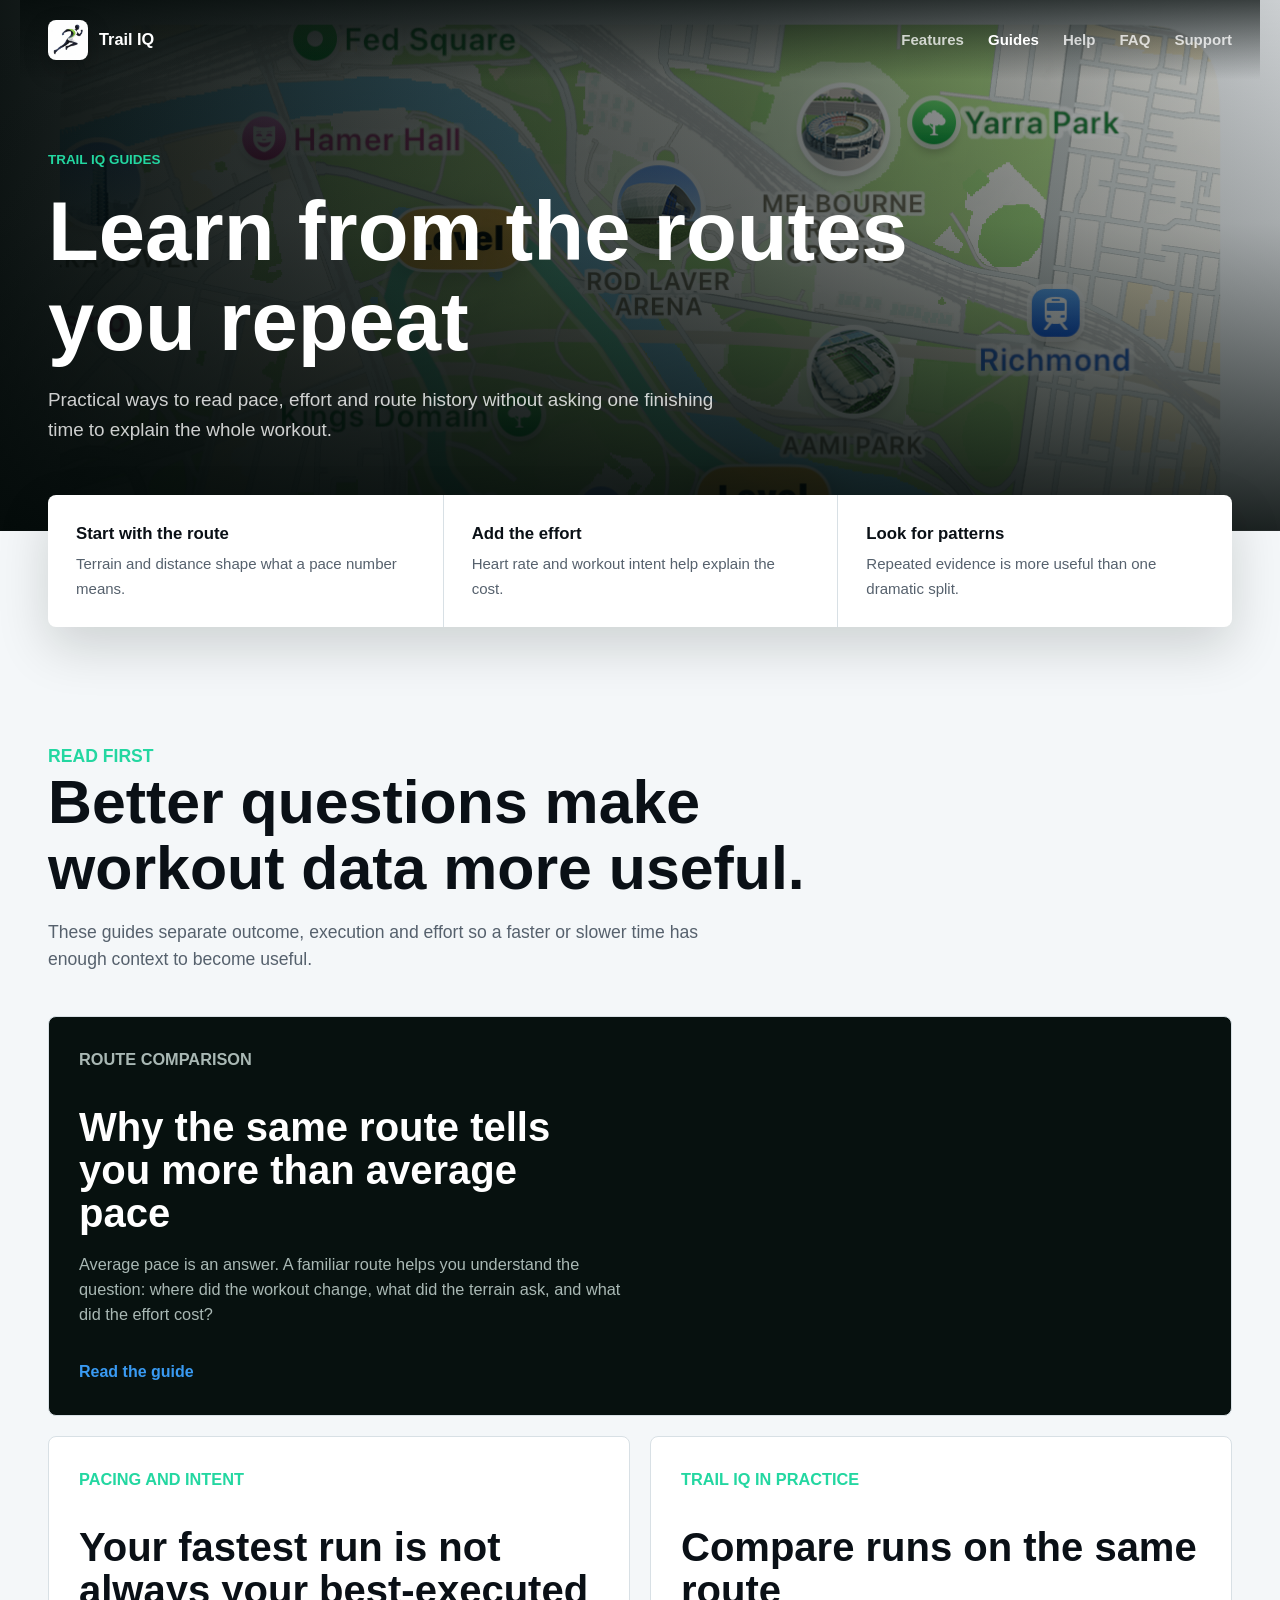
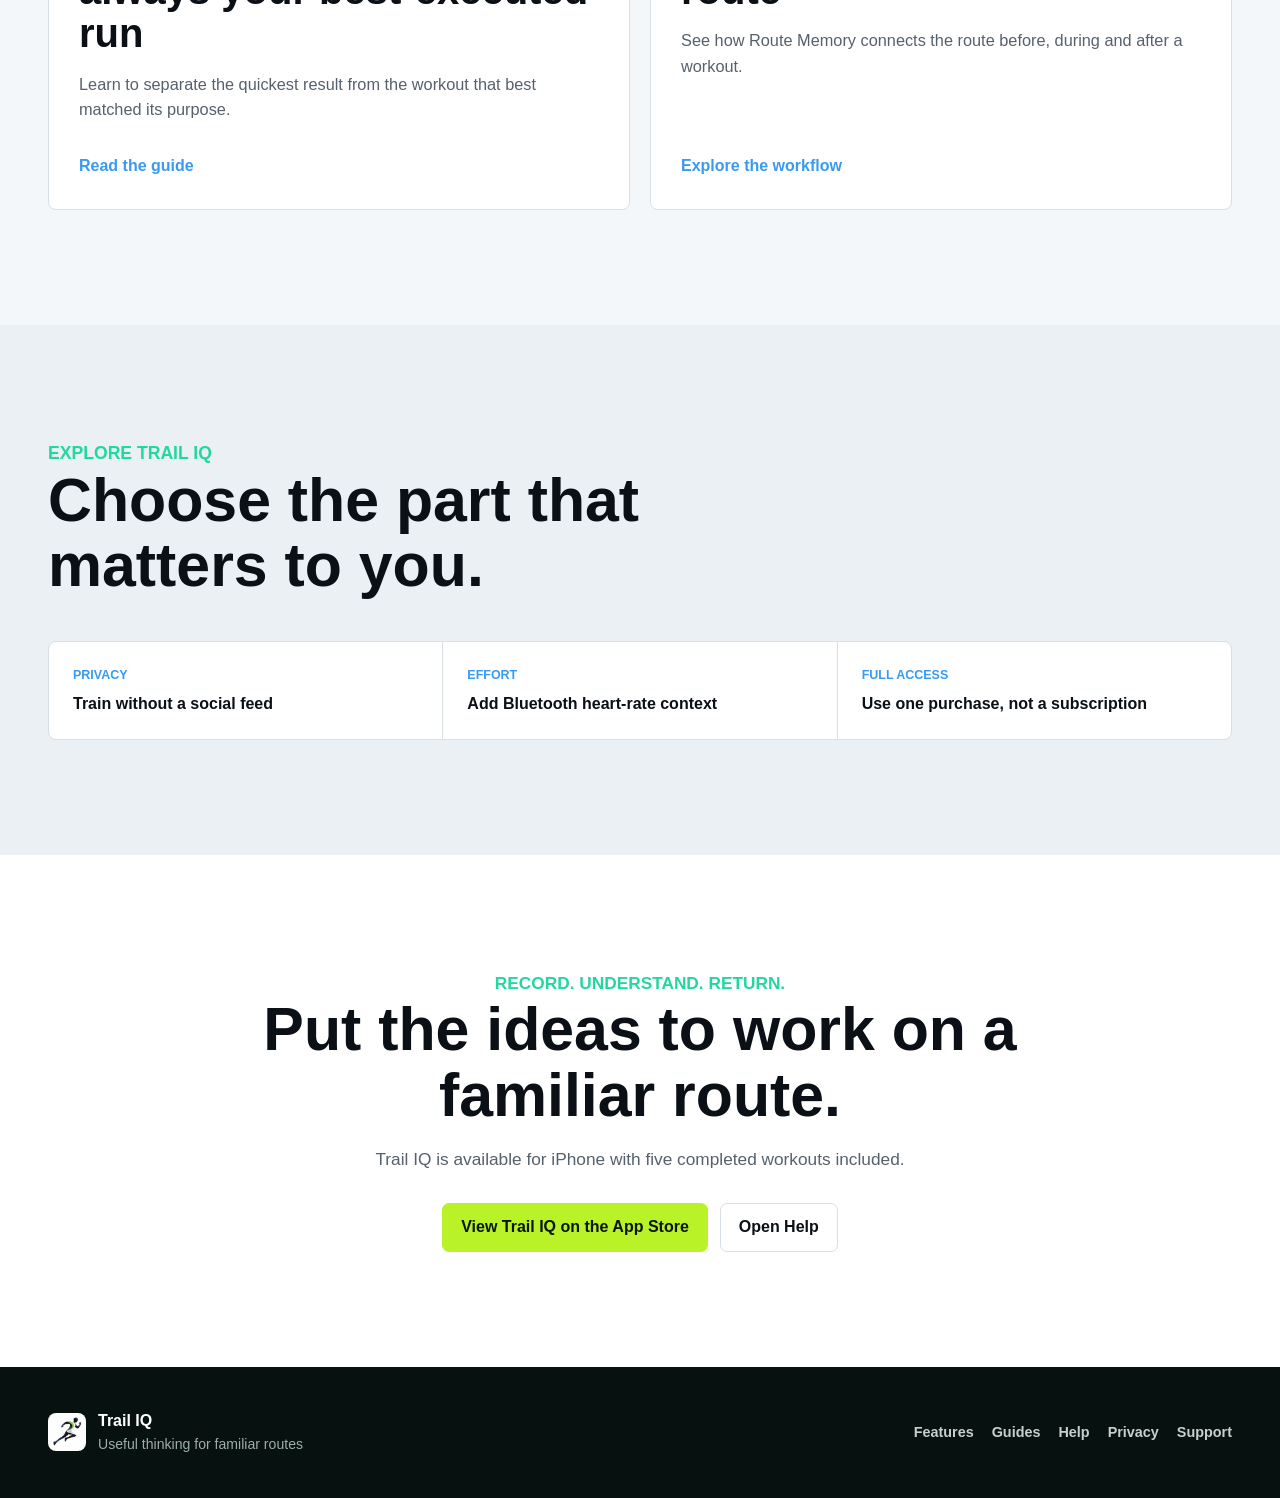
<file: guides/index.html>
<!doctype html>
<html lang="en">
<head>
  <meta charset="utf-8">
  <meta name="viewport" content="width=device-width, initial-scale=1">
  <meta name="theme-color" content="#07110f">
  <title>Running Route and Pacing Guides | Trail IQ</title>
  <meta name="description" content="Practical guides for comparing repeated routes, understanding pace, reading effort and learning from your own workout history.">
  <meta name="robots" content="index, follow">
  <link rel="canonical" href="https://trailiqapp.github.io/guides/">
  <meta property="og:type" content="website">
  <meta property="og:site_name" content="Trail IQ">
  <meta property="og:title" content="Running Route and Pacing Guides | Trail IQ">
  <meta property="og:description" content="Useful ways to read repeated routes, pacing and workout effort without reducing every run to one number.">
  <meta property="og:url" content="https://trailiqapp.github.io/guides/">
  <meta property="og:image" content="https://trailiqapp.github.io/assets/screen-comparison.png">
  <meta property="og:image:alt" content="Trail IQ Route Story showing where a repeated workout changed.">
  <meta name="twitter:card" content="summary_large_image">
  <meta name="twitter:title" content="Running Route and Pacing Guides | Trail IQ">
  <meta name="twitter:description" content="Practical guides for learning from repeated routes, pace and effort.">
  <meta name="twitter:image" content="https://trailiqapp.github.io/assets/screen-comparison.png">
  <link rel="icon" href="../assets/app-icon.png">
  <link rel="stylesheet" href="../assets/site.css?v=14">
  <script src="../assets/site.js?v=13" defer></script>
  <script type="application/ld+json">
  {
    "@context": "https://schema.org",
    "@type": "CollectionPage",
    "name": "Trail IQ Running Route and Pacing Guides",
    "url": "https://trailiqapp.github.io/guides/",
    "description": "Practical guides for comparing repeated routes, understanding pace and learning from personal workout history.",
    "hasPart": [
      {
        "@type": "Article",
        "headline": "Why the same route tells you more than average pace",
        "url": "https://trailiqapp.github.io/guides/same-route-vs-average-pace/"
      },
      {
        "@type": "Article",
        "headline": "Your fastest run is not always your best-executed run",
        "url": "https://trailiqapp.github.io/guides/fastest-run-vs-best-executed-run/"
      }
    ]
  }
  </script>
</head>
<body>
  <nav class="site-nav on-dark" aria-label="Trail IQ public site">
    <a class="brand" href="../index.html">
      <img src="../assets/app-icon.png" alt="">
      <span>Trail IQ</span>
    </a>
    <div class="nav-links">
      <a href="../features.html">Features</a>
      <a href="index.html" aria-current="page">Guides</a>
      <a href="../help.html">Help</a>
      <a href="../help.html#faq">FAQ</a>
      <a href="../support.html">Support</a>
    </div>
  </nav>

  <main>
    <header class="page-hero">
      <div class="hero-inner">
        <p class="eyebrow">Trail IQ Guides</p>
        <h1>Learn from the routes you repeat</h1>
        <p class="lede">Practical ways to read pace, effort and route history without asking one finishing time to explain the whole workout.</p>
      </div>
    </header>

    <section class="promise-strip" aria-label="Guide principles">
      <div class="promise-grid">
        <div class="promise-item">
          <strong>Start with the route</strong>
          <span>Terrain and distance shape what a pace number means.</span>
        </div>
        <div class="promise-item">
          <strong>Add the effort</strong>
          <span>Heart rate and workout intent help explain the cost.</span>
        </div>
        <div class="promise-item">
          <strong>Look for patterns</strong>
          <span>Repeated evidence is more useful than one dramatic split.</span>
        </div>
      </div>
    </section>

    <section class="section">
      <div class="section-inner">
        <div class="section-heading">
          <p class="eyebrow">Read first</p>
          <h2>Better questions make workout data more useful.</h2>
          <p>These guides separate outcome, execution and effort so a faster or slower time has enough context to become useful.</p>
        </div>
        <div class="guide-grid">
          <a class="guide-card featured" href="same-route-vs-average-pace/index.html">
            <div>
              <p class="eyebrow">Route comparison</p>
              <h2>Why the same route tells you more than average pace</h2>
              <p>Average pace is an answer. A familiar route helps you understand the question: where did the workout change, what did the terrain ask, and what did the effort cost?</p>
            </div>
            <span class="guide-link">Read the guide</span>
          </a>
          <a class="guide-card" href="fastest-run-vs-best-executed-run/index.html">
            <div>
              <p class="eyebrow">Pacing and intent</p>
              <h3>Your fastest run is not always your best-executed run</h3>
              <p>Learn to separate the quickest result from the workout that best matched its purpose.</p>
            </div>
            <span class="guide-link">Read the guide</span>
          </a>
          <a class="guide-card" href="../compare-runs-same-route/index.html">
            <div>
              <p class="eyebrow">Trail IQ in practice</p>
              <h3>Compare runs on the same route</h3>
              <p>See how Route Memory connects the route before, during and after a workout.</p>
            </div>
            <span class="guide-link">Explore the workflow</span>
          </a>
        </div>
      </div>
    </section>

    <section class="section related-band">
      <div class="section-inner">
        <div class="section-heading">
          <p class="eyebrow">Explore Trail IQ</p>
          <h2>Choose the part that matters to you.</h2>
        </div>
        <div class="related-links">
          <a class="related-link" href="../private-running-app/index.html"><span>Privacy</span><strong>Train without a social feed</strong></a>
          <a class="related-link" href="../bluetooth-heart-rate-running-app/index.html"><span>Effort</span><strong>Add Bluetooth heart-rate context</strong></a>
          <a class="related-link" href="../no-subscription-running-app/index.html"><span>Full Access</span><strong>Use one purchase, not a subscription</strong></a>
        </div>
      </div>
    </section>

    <section class="section cta">
      <div class="section-inner">
        <p class="eyebrow">Record. Understand. Return.</p>
        <h2>Put the ideas to work on a familiar route.</h2>
        <p>Trail IQ is available for iPhone with five completed workouts included.</p>
        <div class="actions">
          <a class="button bright" href="https://apps.apple.com/app/id6786252489">View Trail IQ on the App Store</a>
          <a class="button outline" href="../help.html">Open Help</a>
        </div>
      </div>
    </section>
  </main>

  <footer class="site-footer">
    <div class="footer-inner">
      <div class="footer-brand">
        <img src="../assets/app-icon.png" alt="">
        <div><strong>Trail IQ</strong><span>Useful thinking for familiar routes</span></div>
      </div>
      <div class="footer-links">
        <a href="../features.html">Features</a>
        <a href="index.html" aria-current="page">Guides</a>
        <a href="../help.html">Help</a>
        <a href="../privacy.html">Privacy</a>
        <a href="../support.html">Support</a>
      </div>
    </div>
  </footer>
</body>
</html>
</file>
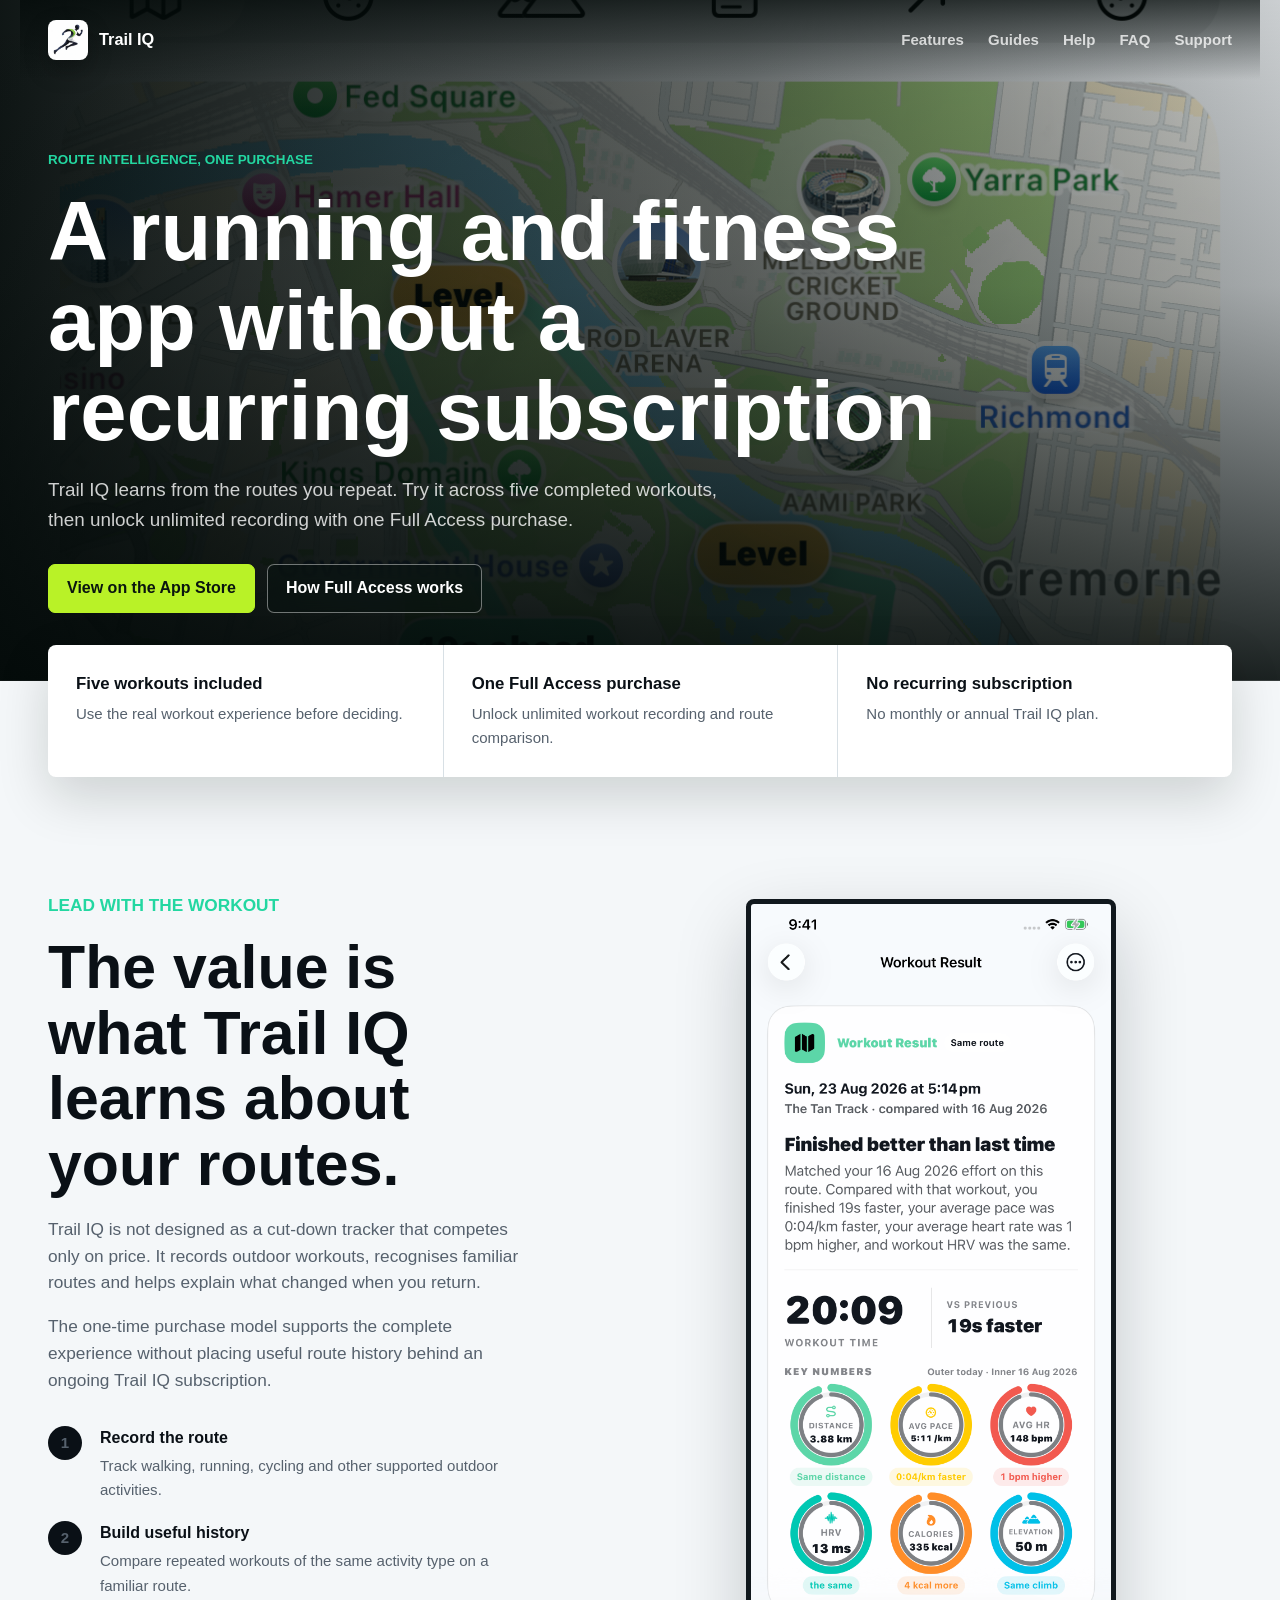
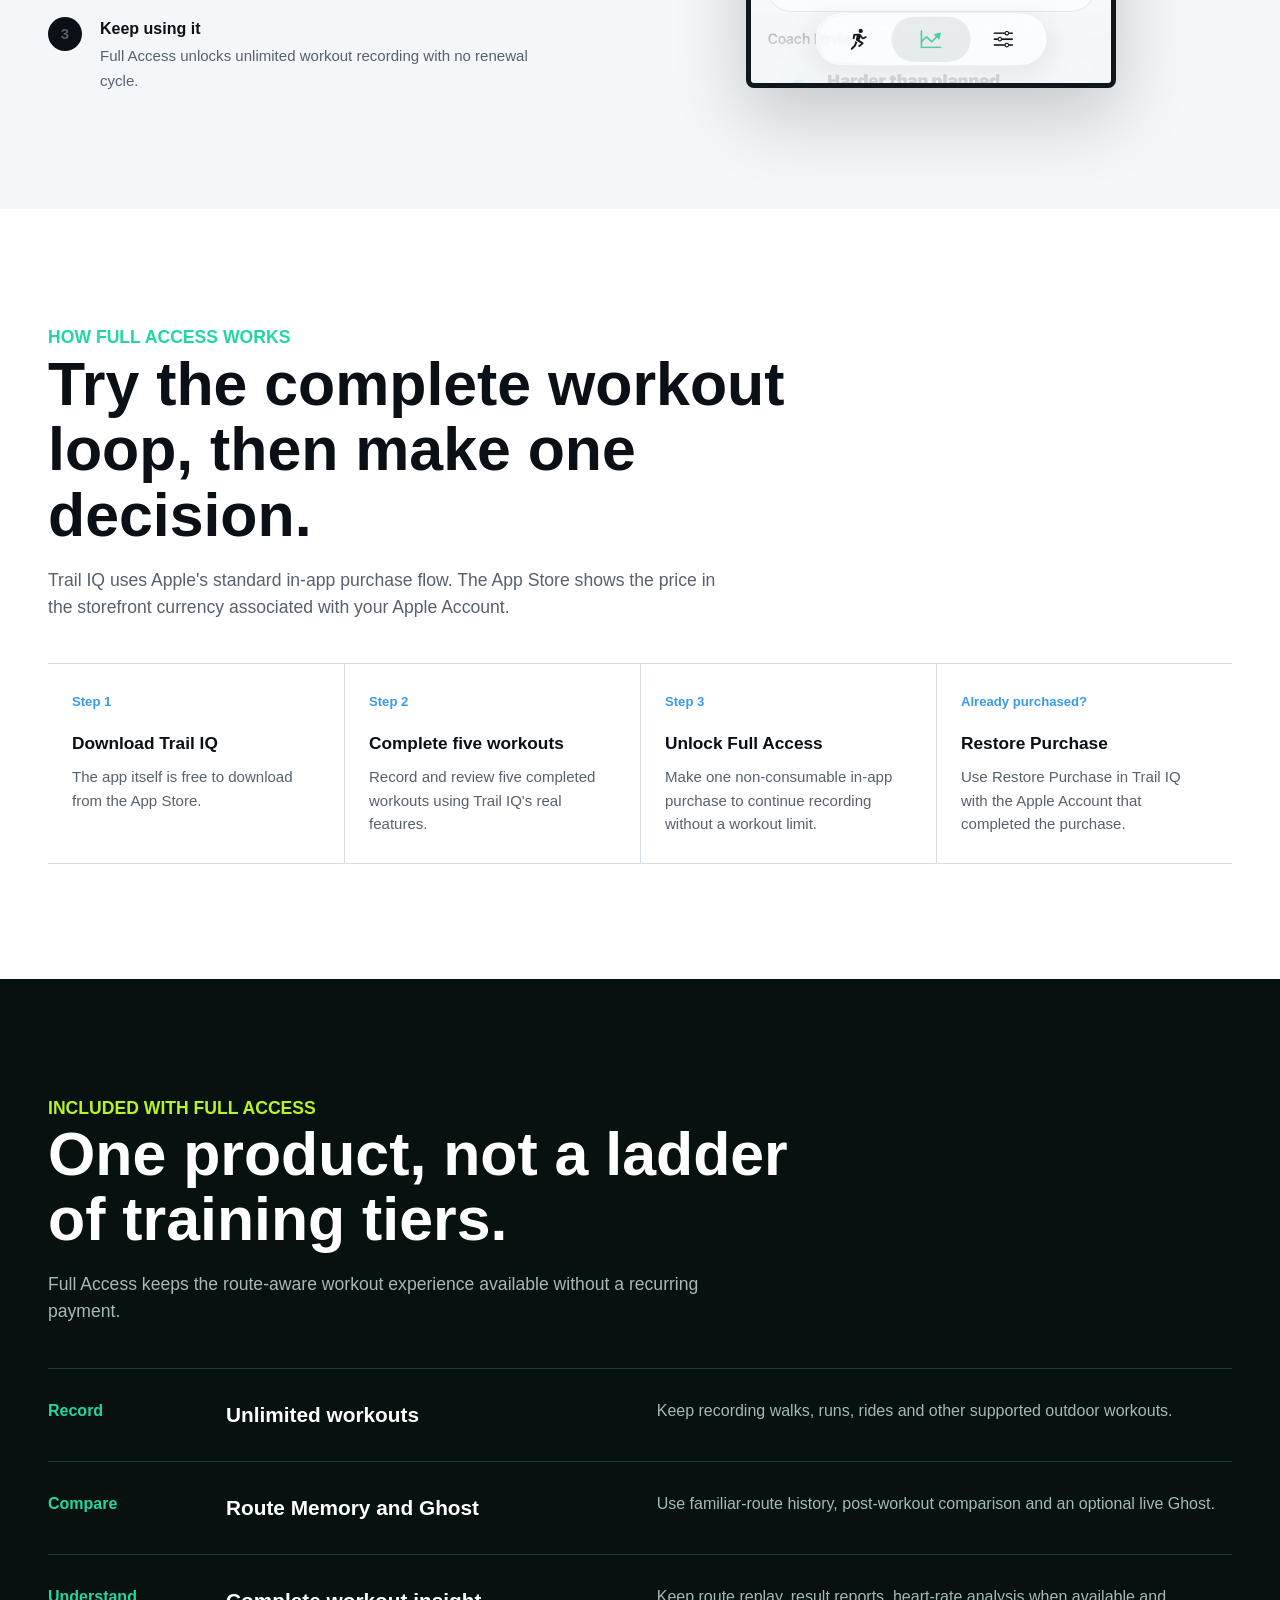
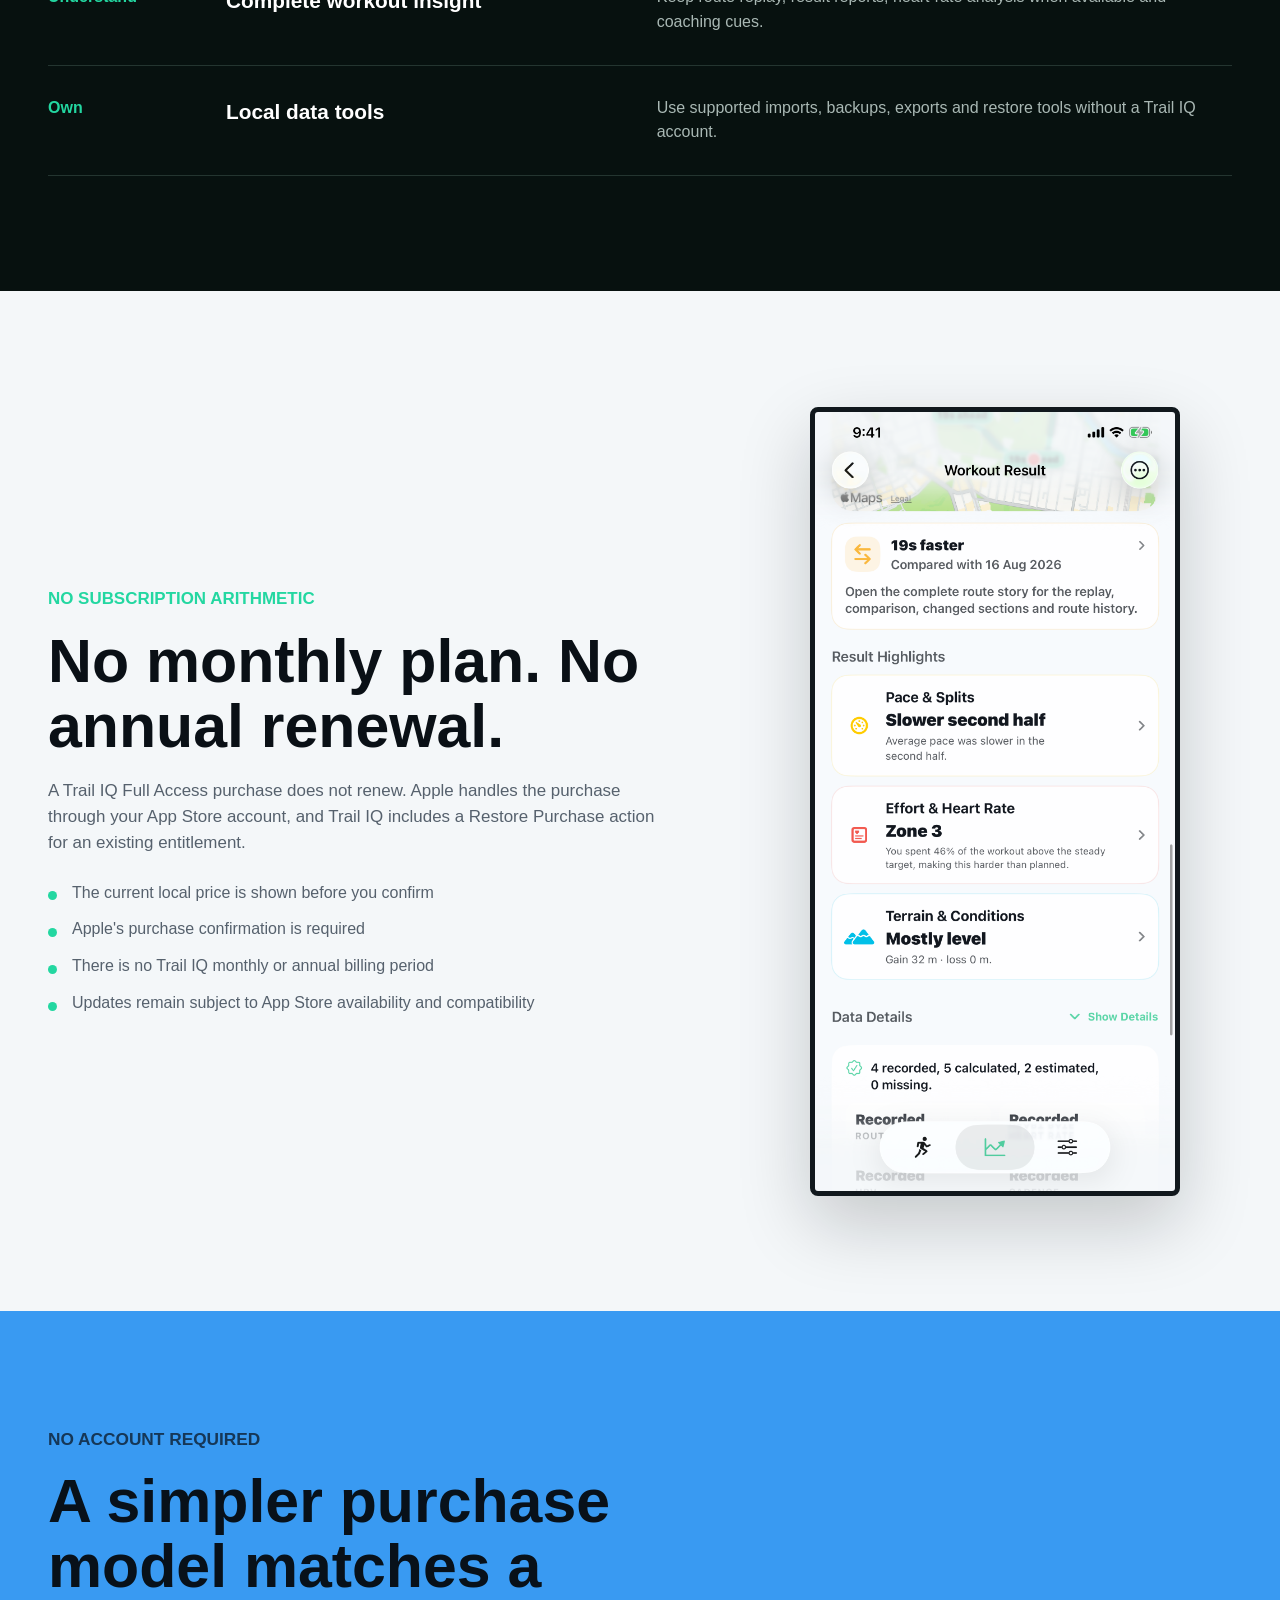
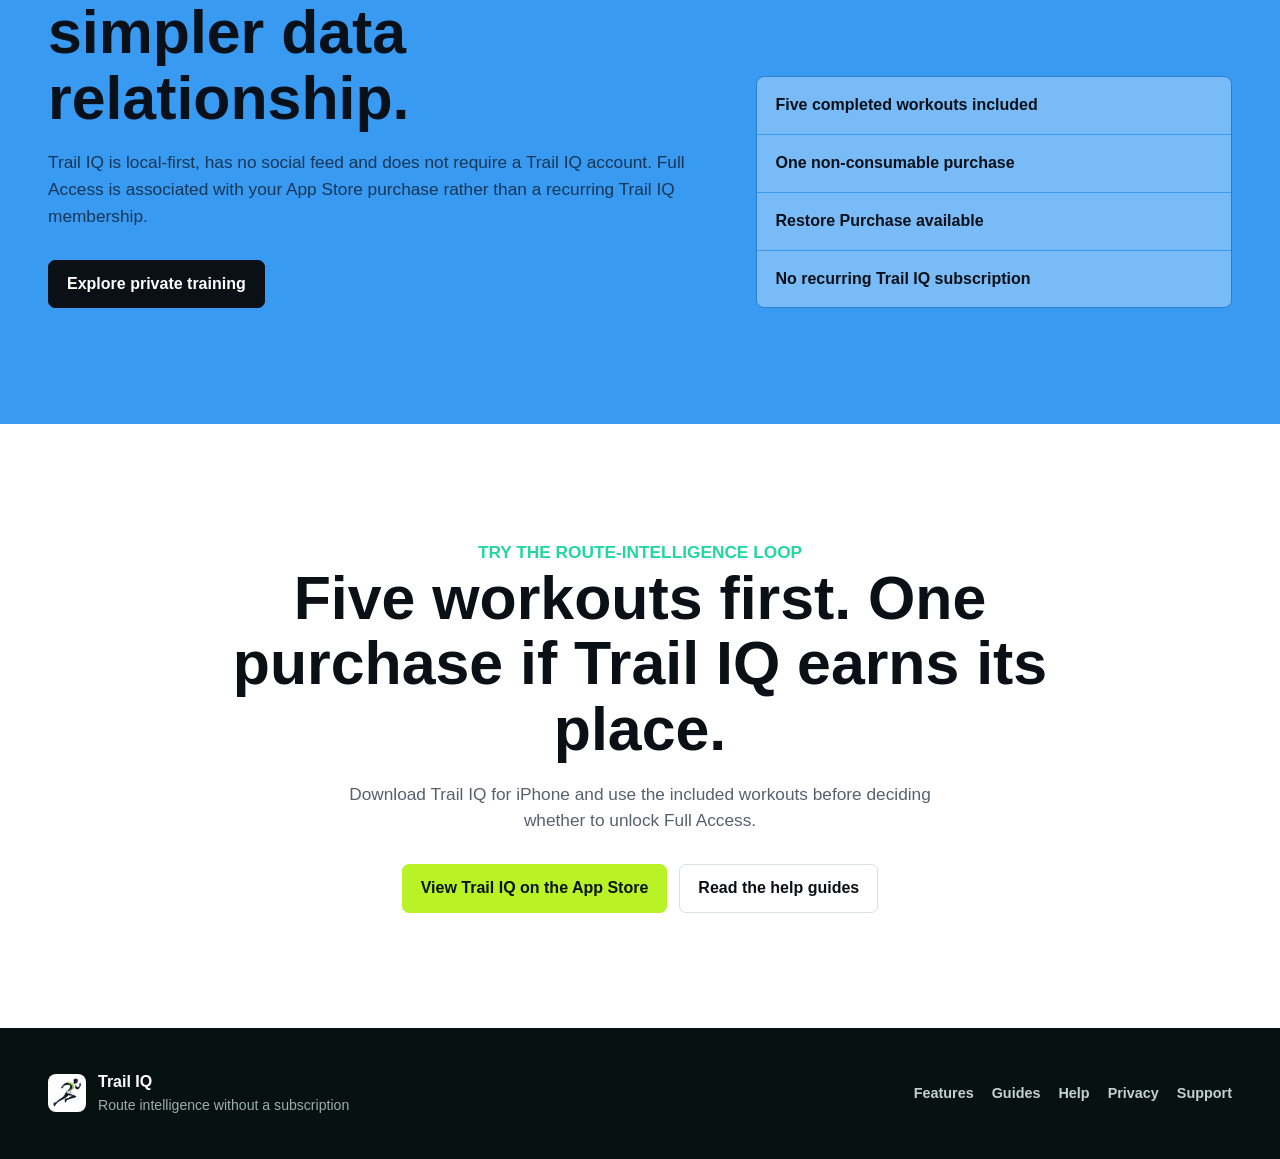
<file: no-subscription-running-app/index.html>
<!doctype html>
<html lang="en">
<head>
  <meta charset="utf-8">
  <meta name="viewport" content="width=device-width, initial-scale=1">
  <meta name="theme-color" content="#07110f">
  <title>Running App Without a Subscription | Trail IQ</title>
  <meta name="description" content="Trail IQ is a route-intelligence fitness app for iPhone with five completed workouts included and a one-time Full Access purchase. No subscription.">
  <meta name="robots" content="index, follow">
  <link rel="canonical" href="https://trailiqapp.github.io/no-subscription-running-app/">
  <meta property="og:type" content="website">
  <meta property="og:site_name" content="Trail IQ">
  <meta property="og:title" content="A Running App Without a Recurring Subscription | Trail IQ">
  <meta property="og:description" content="Learn from the routes you repeat, then unlock unlimited workout recording with one Full Access purchase.">
  <meta property="og:url" content="https://trailiqapp.github.io/no-subscription-running-app/">
  <meta property="og:image" content="https://trailiqapp.github.io/assets/screen-result.png">
  <meta property="og:image:alt" content="Trail IQ Workout Result showing route-aware training context.">
  <meta name="twitter:card" content="summary_large_image">
  <meta name="twitter:title" content="A Running App Without a Recurring Subscription | Trail IQ">
  <meta name="twitter:description" content="Learn from the routes you repeat, then unlock unlimited workout recording with one Full Access purchase.">
  <meta name="twitter:image" content="https://trailiqapp.github.io/assets/screen-result.png">
  <link rel="icon" href="../assets/app-icon.png">
  <link rel="stylesheet" href="../assets/site.css?v=14">
  <script src="../assets/site.js?v=13" defer></script>
</head>
<body>
  <nav class="site-nav on-dark" aria-label="Trail IQ public site">
    <a class="brand" href="../index.html">
      <img src="../assets/app-icon.png" alt="">
      <span>Trail IQ</span>
    </a>
    <div class="nav-links">
      <a href="../features.html">Features</a>
      <a href="../guides/index.html">Guides</a>
      <a href="../help.html">Help</a>
      <a href="../help.html#faq">FAQ</a>
      <a href="../support.html">Support</a>
    </div>
  </nav>

  <main>
    <header class="page-hero">
      <div class="hero-inner">
        <p class="eyebrow">Route intelligence, one purchase</p>
        <h1>A running and fitness app without a recurring subscription</h1>
        <p class="lede">Trail IQ learns from the routes you repeat. Try it across five completed workouts, then unlock unlimited recording with one Full Access purchase.</p>
        <div class="actions">
          <a class="button bright" href="https://apps.apple.com/app/id6786252489">View on the App Store</a>
          <a class="button ghost" href="#full-access">How Full Access works</a>
        </div>
      </div>
    </header>

    <section class="promise-strip" aria-label="Trail IQ purchase model">
      <div class="promise-grid">
        <div class="promise-item">
          <strong>Five workouts included</strong>
          <span>Use the real workout experience before deciding.</span>
        </div>
        <div class="promise-item">
          <strong>One Full Access purchase</strong>
          <span>Unlock unlimited workout recording and route comparison.</span>
        </div>
        <div class="promise-item">
          <strong>No recurring subscription</strong>
          <span>No monthly or annual Trail IQ plan.</span>
        </div>
      </div>
    </section>

    <section class="section">
      <div class="section-inner story-layout">
        <div class="story-copy">
          <p class="eyebrow">Lead with the workout</p>
          <h2>The value is what Trail IQ learns about your routes.</h2>
          <p>Trail IQ is not designed as a cut-down tracker that competes only on price. It records outdoor workouts, recognises familiar routes and helps explain what changed when you return.</p>
          <p>The one-time purchase model supports the complete experience without placing useful route history behind an ongoing Trail IQ subscription.</p>
          <div class="story-list">
            <div class="story-point">
              <span class="story-index">1</span>
              <div>
                <strong>Record the route</strong>
                <span>Track walking, running, cycling and other supported outdoor activities.</span>
              </div>
            </div>
            <div class="story-point">
              <span class="story-index">2</span>
              <div>
                <strong>Build useful history</strong>
                <span>Compare repeated workouts of the same activity type on a familiar route.</span>
              </div>
            </div>
            <div class="story-point">
              <span class="story-index">3</span>
              <div>
                <strong>Keep using it</strong>
                <span>Full Access unlocks unlimited workout recording with no renewal cycle.</span>
              </div>
            </div>
          </div>
        </div>
        <figure class="single-screen">
          <img src="../assets/screen-result.png" alt="Trail IQ Workout Result with route comparison and key workout metrics.">
        </figure>
      </div>
    </section>

    <section class="section release-band" id="full-access">
      <div class="section-inner">
        <div class="section-heading">
          <p class="eyebrow">How Full Access works</p>
          <h2>Try the complete workout loop, then make one decision.</h2>
          <p>Trail IQ uses Apple's standard in-app purchase flow. The App Store shows the price in the storefront currency associated with your Apple Account.</p>
        </div>
        <div class="release-grid">
          <article class="release-item">
            <span>Step 1</span>
            <strong>Download Trail IQ</strong>
            <p>The app itself is free to download from the App Store.</p>
          </article>
          <article class="release-item">
            <span>Step 2</span>
            <strong>Complete five workouts</strong>
            <p>Record and review five completed workouts using Trail IQ's real features.</p>
          </article>
          <article class="release-item">
            <span>Step 3</span>
            <strong>Unlock Full Access</strong>
            <p>Make one non-consumable in-app purchase to continue recording without a workout limit.</p>
          </article>
          <article class="release-item">
            <span>Already purchased?</span>
            <strong>Restore Purchase</strong>
            <p>Use Restore Purchase in Trail IQ with the Apple Account that completed the purchase.</p>
          </article>
        </div>
      </div>
    </section>

    <section class="section band-dark">
      <div class="section-inner">
        <div class="section-heading">
          <p class="eyebrow">Included with Full Access</p>
          <h2>One product, not a ladder of training tiers.</h2>
          <p>Full Access keeps the route-aware workout experience available without a recurring payment.</p>
        </div>
        <div class="feature-rows">
          <div class="feature-row">
            <span class="feature-number">Record</span>
            <strong>Unlimited workouts</strong>
            <p>Keep recording walks, runs, rides and other supported outdoor workouts.</p>
          </div>
          <div class="feature-row">
            <span class="feature-number">Compare</span>
            <strong>Route Memory and Ghost</strong>
            <p>Use familiar-route history, post-workout comparison and an optional live Ghost.</p>
          </div>
          <div class="feature-row">
            <span class="feature-number">Understand</span>
            <strong>Complete workout insight</strong>
            <p>Keep route replay, result reports, heart-rate analysis when available and coaching cues.</p>
          </div>
          <div class="feature-row">
            <span class="feature-number">Own</span>
            <strong>Local data tools</strong>
            <p>Use supported imports, backups, exports and restore tools without a Trail IQ account.</p>
          </div>
        </div>
      </div>
    </section>

    <section class="section">
      <div class="section-inner feature-detail">
        <div class="feature-copy">
          <p class="eyebrow">No subscription arithmetic</p>
          <h2>No monthly plan. No annual renewal.</h2>
          <p>A Trail IQ Full Access purchase does not renew. Apple handles the purchase through your App Store account, and Trail IQ includes a Restore Purchase action for an existing entitlement.</p>
          <ul>
            <li>The current local price is shown before you confirm</li>
            <li>Apple's purchase confirmation is required</li>
            <li>There is no Trail IQ monthly or annual billing period</li>
            <li>Updates remain subject to App Store availability and compatibility</li>
          </ul>
        </div>
        <figure class="single-screen">
          <img src="../assets/screen-highlights.png" alt="Trail IQ Result Highlights included in the workout review experience.">
        </figure>
      </div>
    </section>

    <section class="section privacy-band">
      <div class="section-inner privacy-layout">
        <div>
          <p class="eyebrow">No account required</p>
          <h2>A simpler purchase model matches a simpler data relationship.</h2>
          <p>Trail IQ is local-first, has no social feed and does not require a Trail IQ account. Full Access is associated with your App Store purchase rather than a recurring Trail IQ membership.</p>
          <div class="actions">
            <a class="button" href="../private-running-app/index.html">Explore private training</a>
          </div>
        </div>
        <div class="privacy-facts" aria-label="Trail IQ access facts">
          <div class="privacy-fact">Five completed workouts included</div>
          <div class="privacy-fact">One non-consumable purchase</div>
          <div class="privacy-fact">Restore Purchase available</div>
          <div class="privacy-fact">No recurring Trail IQ subscription</div>
        </div>
      </div>
    </section>

    <section class="section cta">
      <div class="section-inner">
        <p class="eyebrow">Try the route-intelligence loop</p>
        <h2>Five workouts first. One purchase if Trail IQ earns its place.</h2>
        <p>Download Trail IQ for iPhone and use the included workouts before deciding whether to unlock Full Access.</p>
        <div class="actions">
          <a class="button bright" href="https://apps.apple.com/app/id6786252489">View Trail IQ on the App Store</a>
          <a class="button outline" href="../help.html">Read the help guides</a>
        </div>
      </div>
    </section>
  </main>

  <footer class="site-footer">
    <div class="footer-inner">
      <div class="footer-brand">
        <img src="../assets/app-icon.png" alt="">
        <div>
          <strong>Trail IQ</strong>
          <span>Route intelligence without a subscription</span>
        </div>
      </div>
      <div class="footer-links">
        <a href="../features.html">Features</a>
        <a href="../guides/index.html">Guides</a>
        <a href="../help.html">Help</a>
        <a href="../privacy.html">Privacy</a>
        <a href="../support.html">Support</a>
      </div>
    </div>
  </footer>
</body>
</html>
</file>
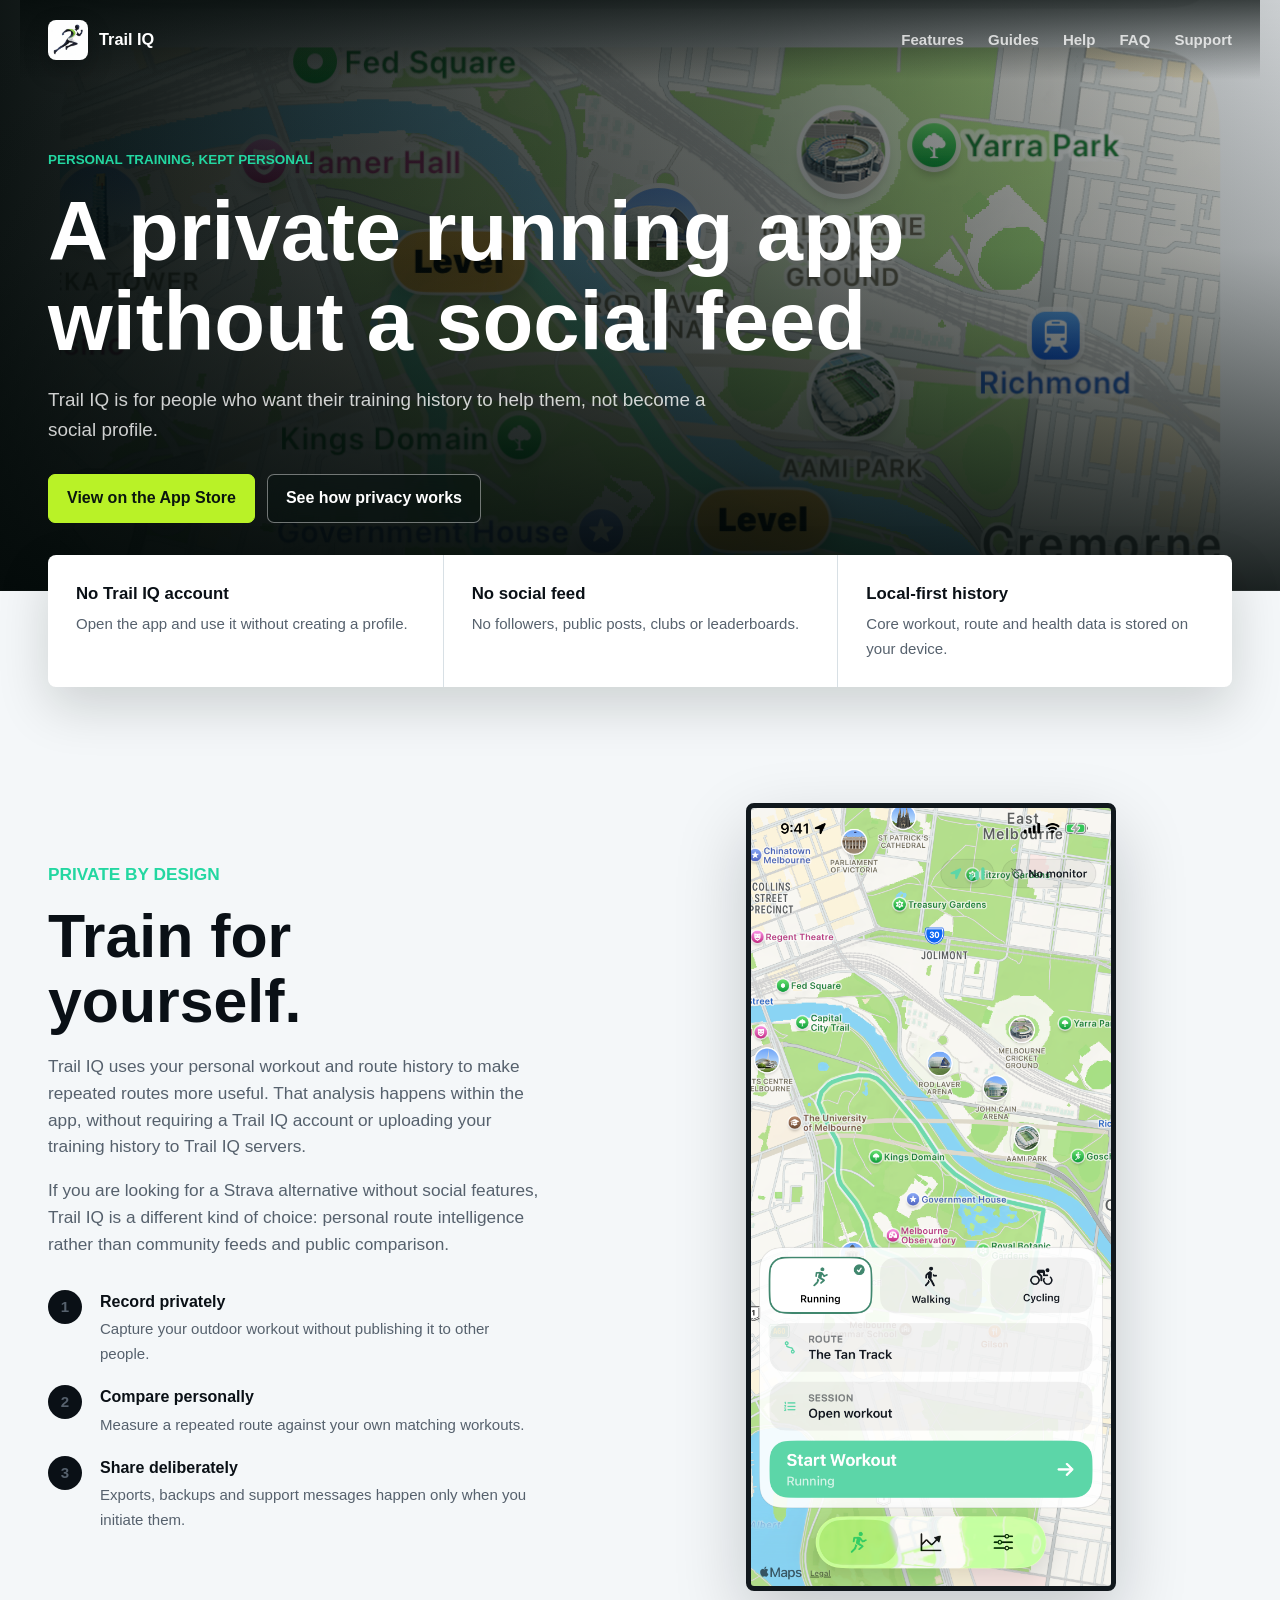
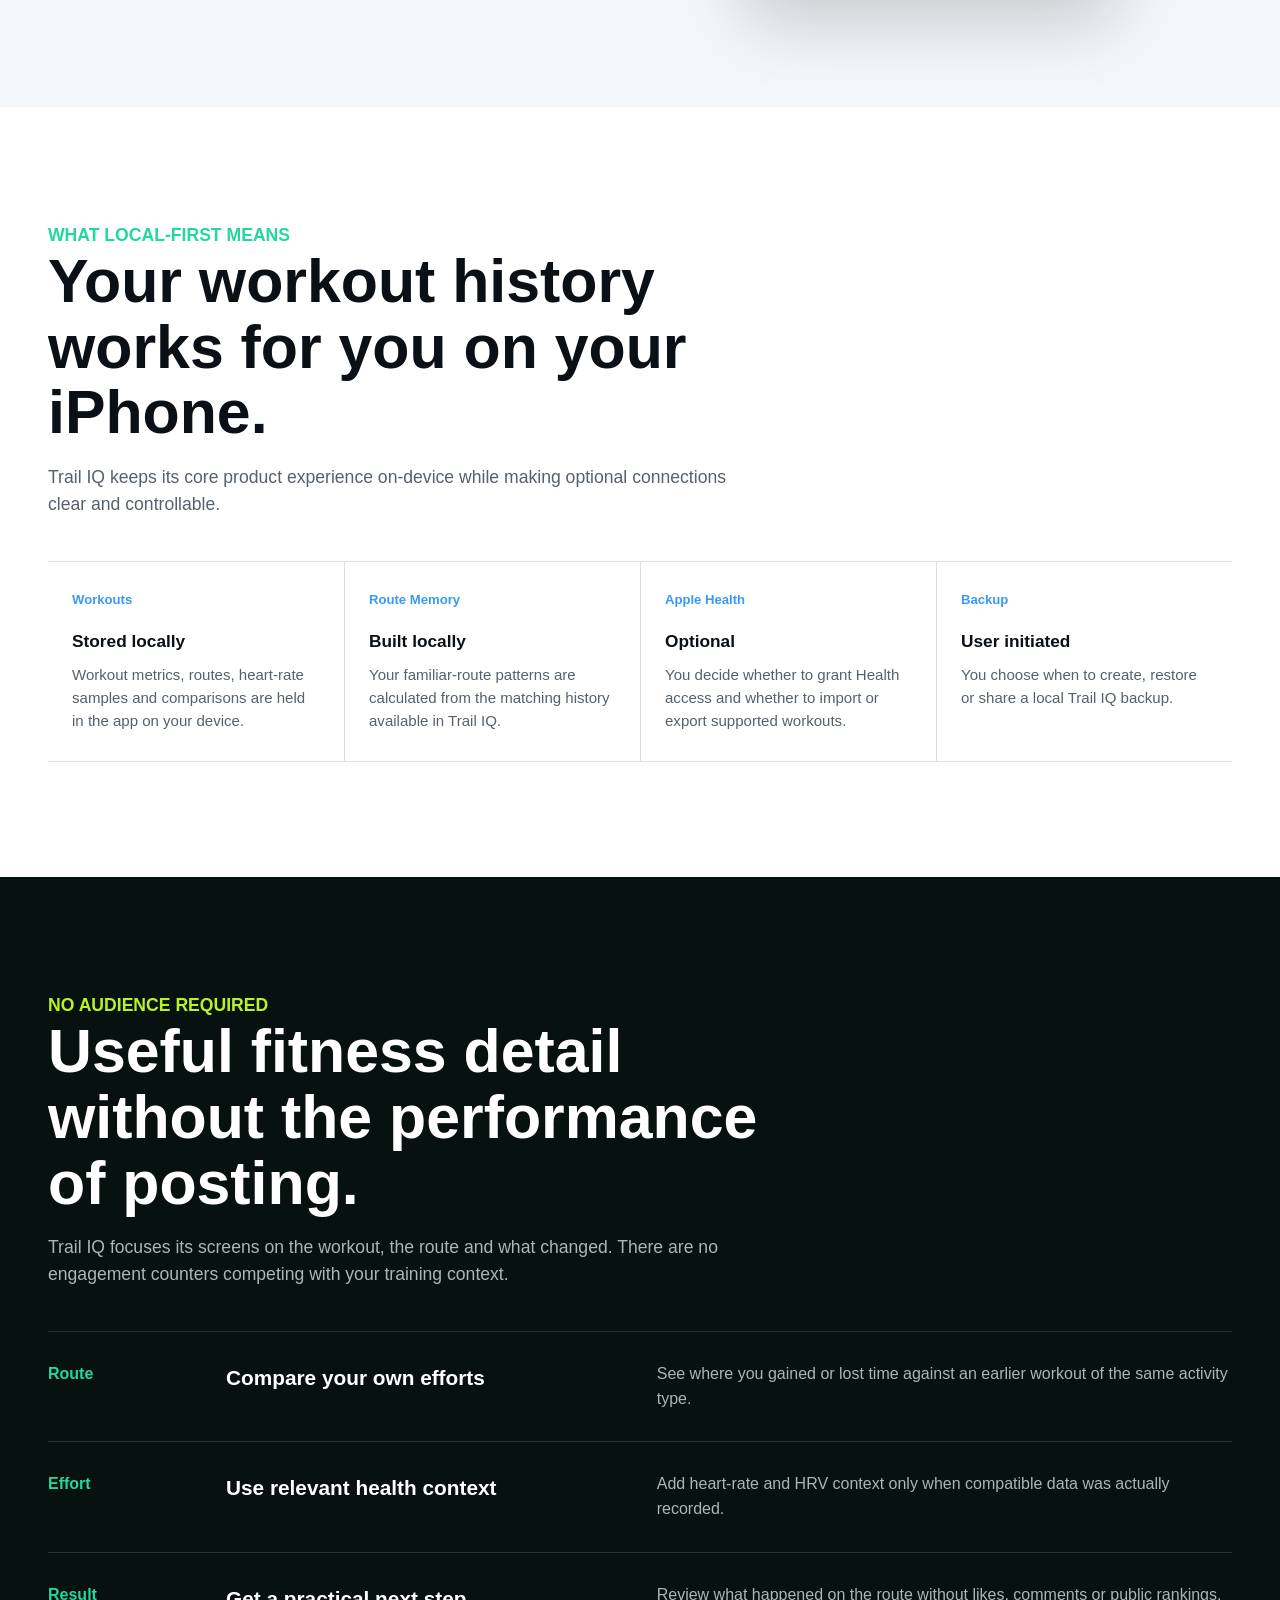
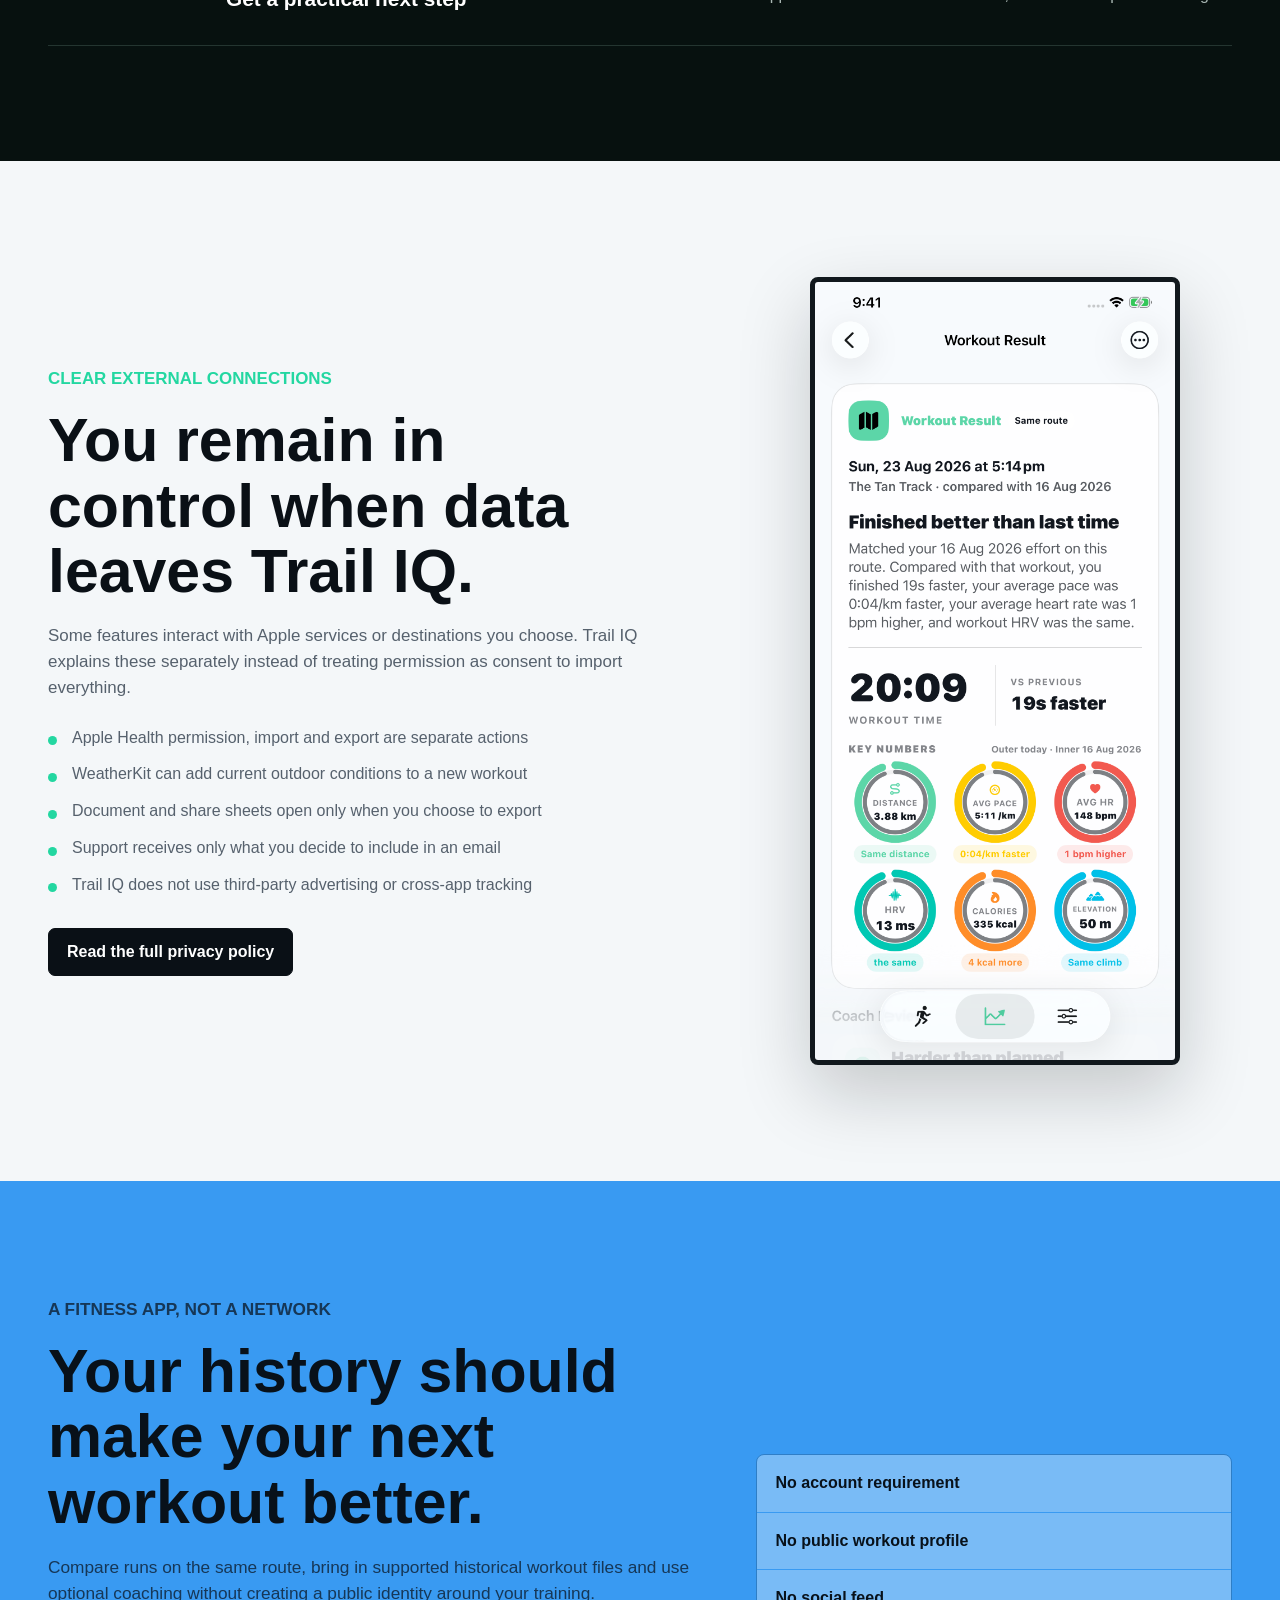
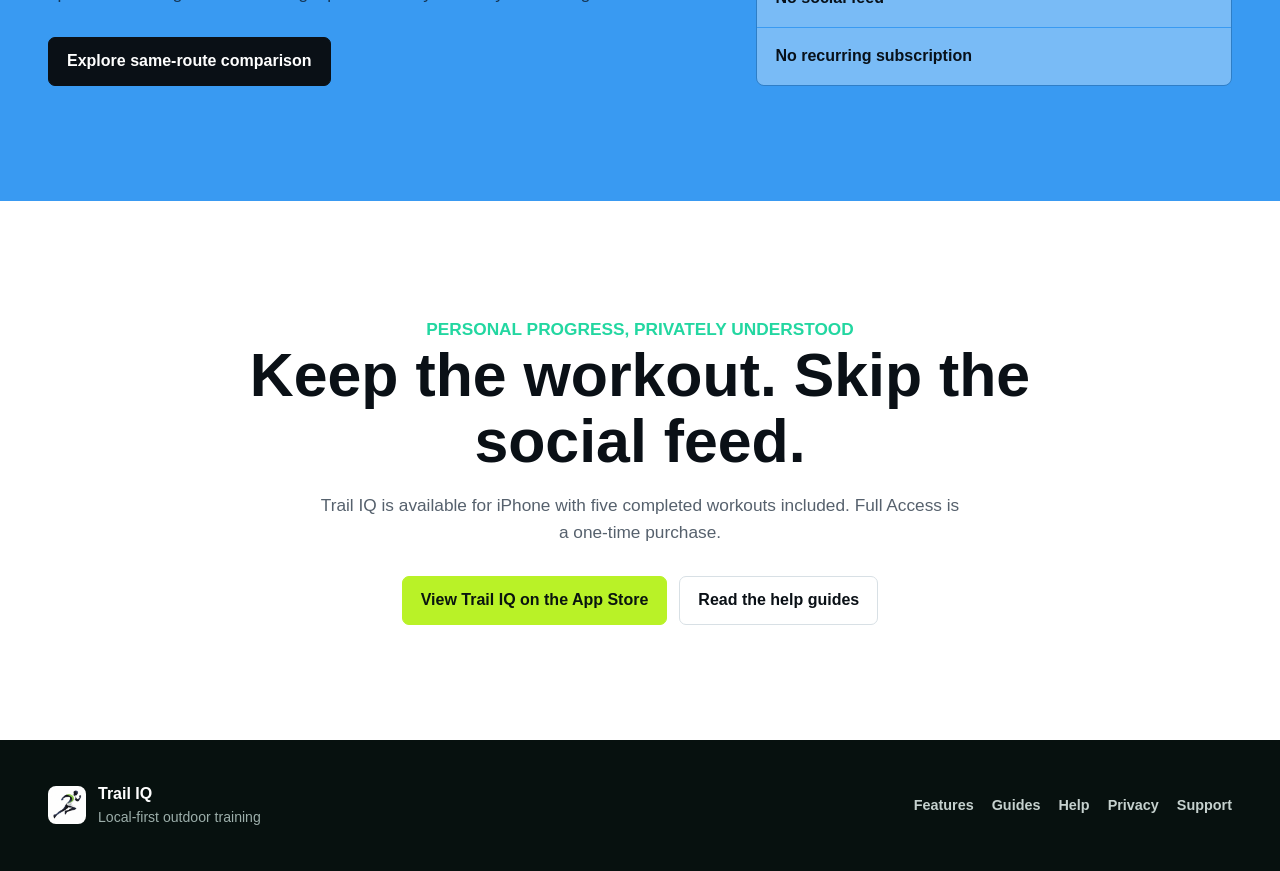
<file: private-running-app/index.html>
<!doctype html>
<html lang="en">
<head>
  <meta charset="utf-8">
  <meta name="viewport" content="width=device-width, initial-scale=1">
  <meta name="theme-color" content="#07110f">
  <title>Private Running App Without a Social Feed | Trail IQ</title>
  <meta name="description" content="Trail IQ is a private running and fitness app without a social feed or account requirement. Your core workout and route history stays on your iPhone.">
  <meta name="robots" content="index, follow">
  <link rel="canonical" href="https://trailiqapp.github.io/private-running-app/">
  <meta property="og:type" content="website">
  <meta property="og:site_name" content="Trail IQ">
  <meta property="og:title" content="A Private Running App Without a Social Feed | Trail IQ">
  <meta property="og:description" content="Use your training history to improve without turning it into a public profile.">
  <meta property="og:url" content="https://trailiqapp.github.io/private-running-app/">
  <meta property="og:image" content="https://trailiqapp.github.io/assets/screen-home.png">
  <meta property="og:image:alt" content="Trail IQ's map-first outdoor workout screen.">
  <meta name="twitter:card" content="summary_large_image">
  <meta name="twitter:title" content="A Private Running App Without a Social Feed | Trail IQ">
  <meta name="twitter:description" content="Use your training history to improve without turning it into a public profile.">
  <meta name="twitter:image" content="https://trailiqapp.github.io/assets/screen-home.png">
  <link rel="icon" href="../assets/app-icon.png">
  <link rel="stylesheet" href="../assets/site.css?v=14">
  <script src="../assets/site.js?v=13" defer></script>
</head>
<body>
  <nav class="site-nav on-dark" aria-label="Trail IQ public site">
    <a class="brand" href="../index.html">
      <img src="../assets/app-icon.png" alt="">
      <span>Trail IQ</span>
    </a>
    <div class="nav-links">
      <a href="../features.html">Features</a>
      <a href="../guides/index.html">Guides</a>
      <a href="../help.html">Help</a>
      <a href="../help.html#faq">FAQ</a>
      <a href="../support.html">Support</a>
    </div>
  </nav>

  <main>
    <header class="page-hero">
      <div class="hero-inner">
        <p class="eyebrow">Personal training, kept personal</p>
        <h1>A private running app without a social feed</h1>
        <p class="lede">Trail IQ is for people who want their training history to help them, not become a social profile.</p>
        <div class="actions">
          <a class="button bright" href="https://apps.apple.com/app/id6786252489">View on the App Store</a>
          <a class="button ghost" href="#privacy-in-practice">See how privacy works</a>
        </div>
      </div>
    </header>

    <section class="promise-strip" aria-label="Trail IQ privacy at a glance">
      <div class="promise-grid">
        <div class="promise-item">
          <strong>No Trail IQ account</strong>
          <span>Open the app and use it without creating a profile.</span>
        </div>
        <div class="promise-item">
          <strong>No social feed</strong>
          <span>No followers, public posts, clubs or leaderboards.</span>
        </div>
        <div class="promise-item">
          <strong>Local-first history</strong>
          <span>Core workout, route and health data is stored on your device.</span>
        </div>
      </div>
    </section>

    <section class="section" id="privacy-in-practice">
      <div class="section-inner story-layout">
        <div class="story-copy">
          <p class="eyebrow">Private by design</p>
          <h2>Train for yourself.</h2>
          <p>Trail IQ uses your personal workout and route history to make repeated routes more useful. That analysis happens within the app, without requiring a Trail IQ account or uploading your training history to Trail IQ servers.</p>
          <p>If you are looking for a Strava alternative without social features, Trail IQ is a different kind of choice: personal route intelligence rather than community feeds and public comparison.</p>
          <div class="story-list">
            <div class="story-point">
              <span class="story-index">1</span>
              <div>
                <strong>Record privately</strong>
                <span>Capture your outdoor workout without publishing it to other people.</span>
              </div>
            </div>
            <div class="story-point">
              <span class="story-index">2</span>
              <div>
                <strong>Compare personally</strong>
                <span>Measure a repeated route against your own matching workouts.</span>
              </div>
            </div>
            <div class="story-point">
              <span class="story-index">3</span>
              <div>
                <strong>Share deliberately</strong>
                <span>Exports, backups and support messages happen only when you initiate them.</span>
              </div>
            </div>
          </div>
        </div>
        <figure class="single-screen">
          <img src="../assets/screen-home.png" alt="Trail IQ's private map-first workout screen before a run begins.">
        </figure>
      </div>
    </section>

    <section class="section release-band">
      <div class="section-inner">
        <div class="section-heading">
          <p class="eyebrow">What local-first means</p>
          <h2>Your workout history works for you on your iPhone.</h2>
          <p>Trail IQ keeps its core product experience on-device while making optional connections clear and controllable.</p>
        </div>
        <div class="release-grid">
          <article class="release-item">
            <span>Workouts</span>
            <strong>Stored locally</strong>
            <p>Workout metrics, routes, heart-rate samples and comparisons are held in the app on your device.</p>
          </article>
          <article class="release-item">
            <span>Route Memory</span>
            <strong>Built locally</strong>
            <p>Your familiar-route patterns are calculated from the matching history available in Trail IQ.</p>
          </article>
          <article class="release-item">
            <span>Apple Health</span>
            <strong>Optional</strong>
            <p>You decide whether to grant Health access and whether to import or export supported workouts.</p>
          </article>
          <article class="release-item">
            <span>Backup</span>
            <strong>User initiated</strong>
            <p>You choose when to create, restore or share a local Trail IQ backup.</p>
          </article>
        </div>
      </div>
    </section>

    <section class="section band-dark">
      <div class="section-inner">
        <div class="section-heading">
          <p class="eyebrow">No audience required</p>
          <h2>Useful fitness detail without the performance of posting.</h2>
          <p>Trail IQ focuses its screens on the workout, the route and what changed. There are no engagement counters competing with your training context.</p>
        </div>
        <div class="feature-rows">
          <div class="feature-row">
            <span class="feature-number">Route</span>
            <strong>Compare your own efforts</strong>
            <p>See where you gained or lost time against an earlier workout of the same activity type.</p>
          </div>
          <div class="feature-row">
            <span class="feature-number">Effort</span>
            <strong>Use relevant health context</strong>
            <p>Add heart-rate and HRV context only when compatible data was actually recorded.</p>
          </div>
          <div class="feature-row">
            <span class="feature-number">Result</span>
            <strong>Get a practical next step</strong>
            <p>Review what happened on the route without likes, comments or public rankings.</p>
          </div>
        </div>
      </div>
    </section>

    <section class="section">
      <div class="section-inner feature-detail">
        <div class="feature-copy">
          <p class="eyebrow">Clear external connections</p>
          <h2>You remain in control when data leaves Trail IQ.</h2>
          <p>Some features interact with Apple services or destinations you choose. Trail IQ explains these separately instead of treating permission as consent to import everything.</p>
          <ul>
            <li>Apple Health permission, import and export are separate actions</li>
            <li>WeatherKit can add current outdoor conditions to a new workout</li>
            <li>Document and share sheets open only when you choose to export</li>
            <li>Support receives only what you decide to include in an email</li>
            <li>Trail IQ does not use third-party advertising or cross-app tracking</li>
          </ul>
          <div class="actions">
            <a class="button" href="../privacy.html">Read the full privacy policy</a>
          </div>
        </div>
        <figure class="single-screen">
          <img src="../assets/screen-result.png" alt="A private Trail IQ Workout Result using locally stored route history.">
        </figure>
      </div>
    </section>

    <section class="section privacy-band">
      <div class="section-inner privacy-layout">
        <div>
          <p class="eyebrow">A fitness app, not a network</p>
          <h2>Your history should make your next workout better.</h2>
          <p>Compare runs on the same route, bring in supported historical workout files and use optional coaching without creating a public identity around your training.</p>
          <div class="actions">
            <a class="button" href="../compare-runs-same-route/index.html">Explore same-route comparison</a>
          </div>
        </div>
        <div class="privacy-facts" aria-label="Trail IQ account and social features">
          <div class="privacy-fact">No account requirement</div>
          <div class="privacy-fact">No public workout profile</div>
          <div class="privacy-fact">No social feed</div>
          <div class="privacy-fact">No recurring subscription</div>
        </div>
      </div>
    </section>

    <section class="section cta">
      <div class="section-inner">
        <p class="eyebrow">Personal progress, privately understood</p>
        <h2>Keep the workout. Skip the social feed.</h2>
        <p>Trail IQ is available for iPhone with five completed workouts included. Full Access is a one-time purchase.</p>
        <div class="actions">
          <a class="button bright" href="https://apps.apple.com/app/id6786252489">View Trail IQ on the App Store</a>
          <a class="button outline" href="../help.html">Read the help guides</a>
        </div>
      </div>
    </section>
  </main>

  <footer class="site-footer">
    <div class="footer-inner">
      <div class="footer-brand">
        <img src="../assets/app-icon.png" alt="">
        <div>
          <strong>Trail IQ</strong>
          <span>Local-first outdoor training</span>
        </div>
      </div>
      <div class="footer-links">
        <a href="../features.html">Features</a>
        <a href="../guides/index.html">Guides</a>
        <a href="../help.html">Help</a>
        <a href="../privacy.html">Privacy</a>
        <a href="../support.html">Support</a>
      </div>
    </div>
  </footer>
</body>
</html>
</file>
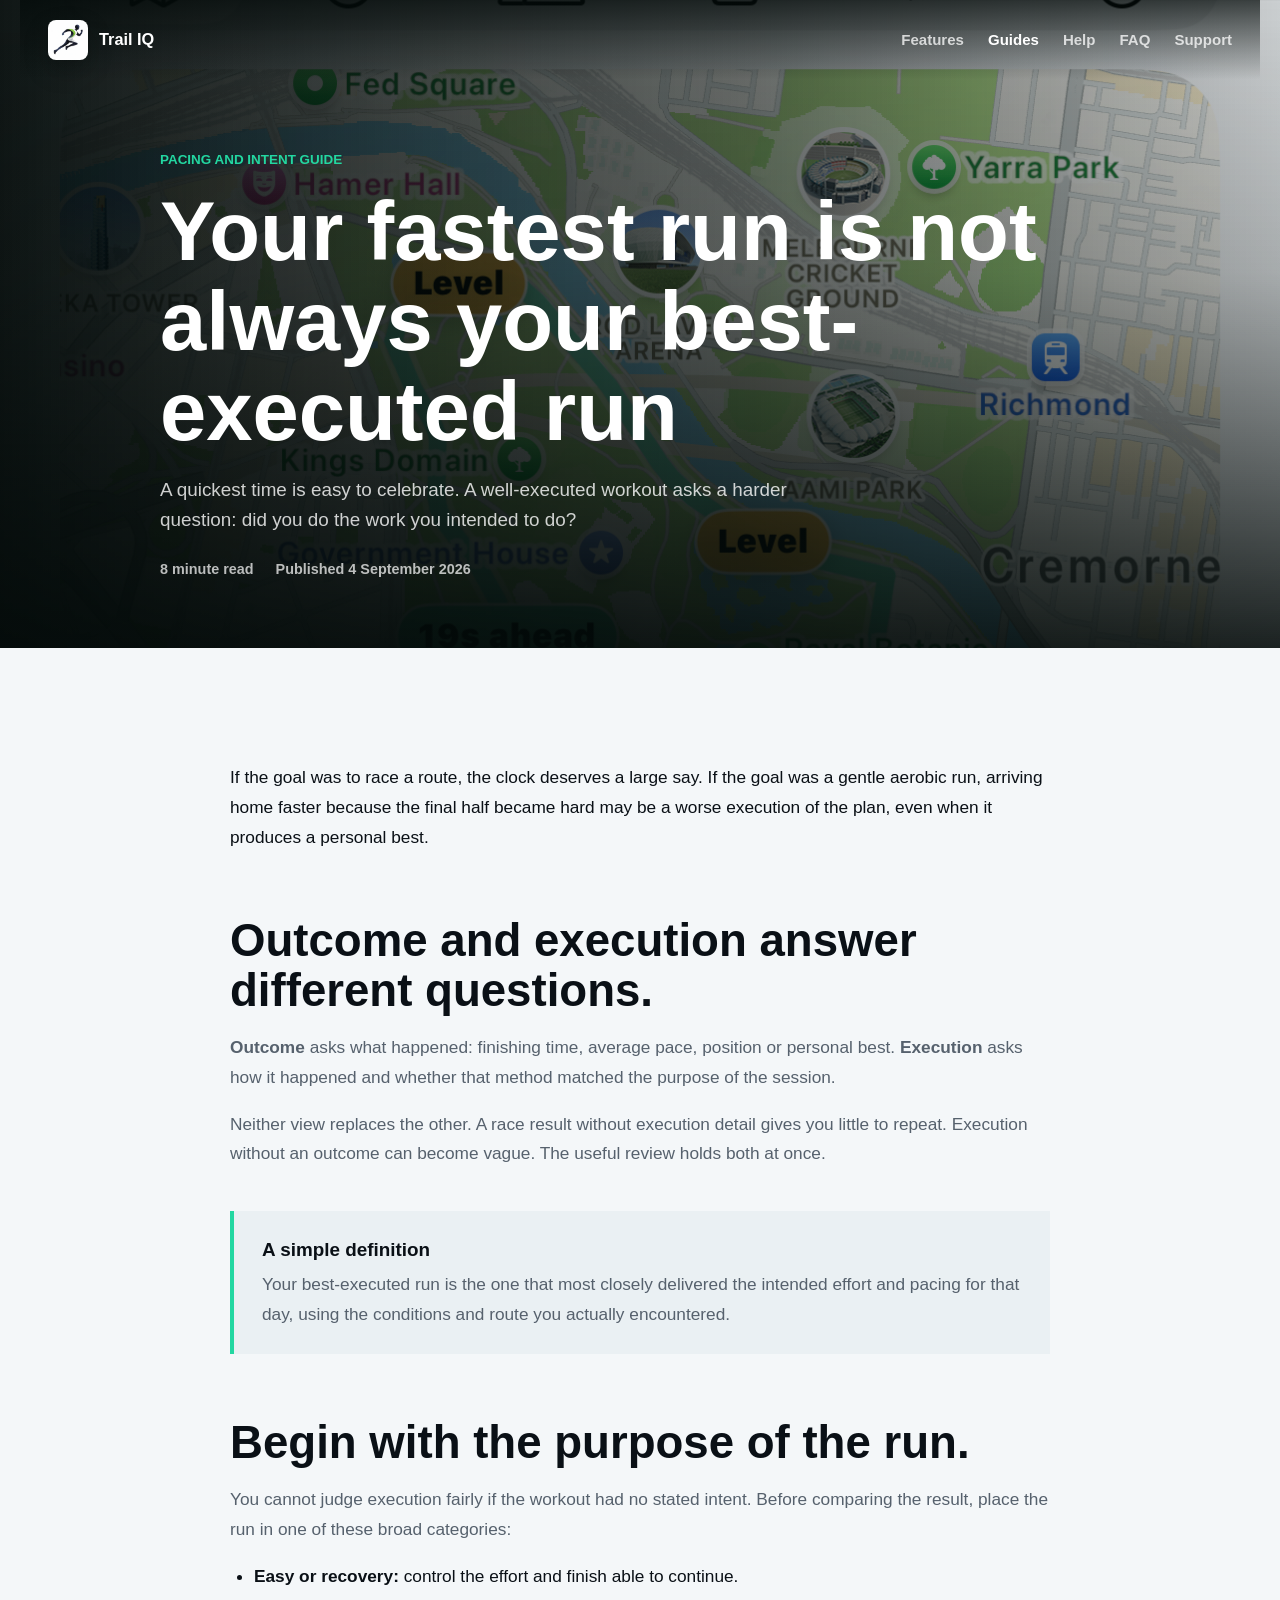
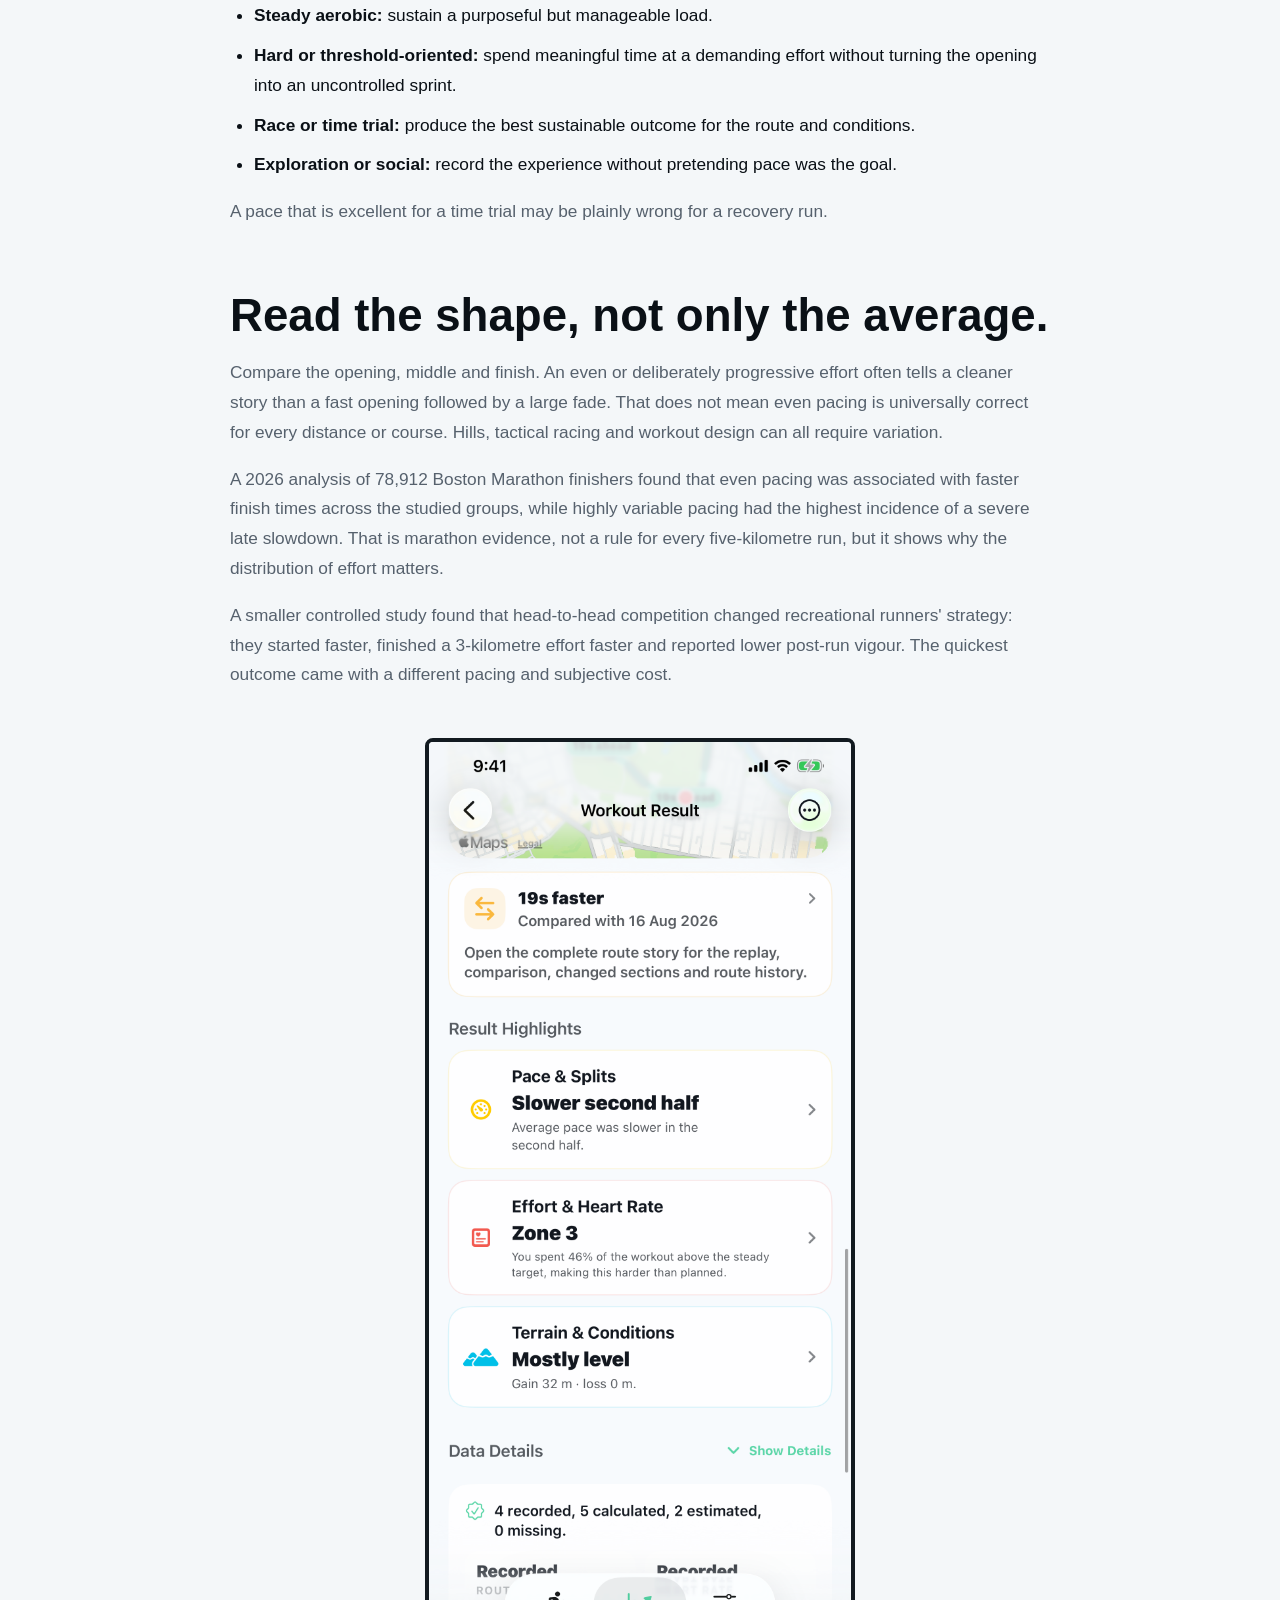
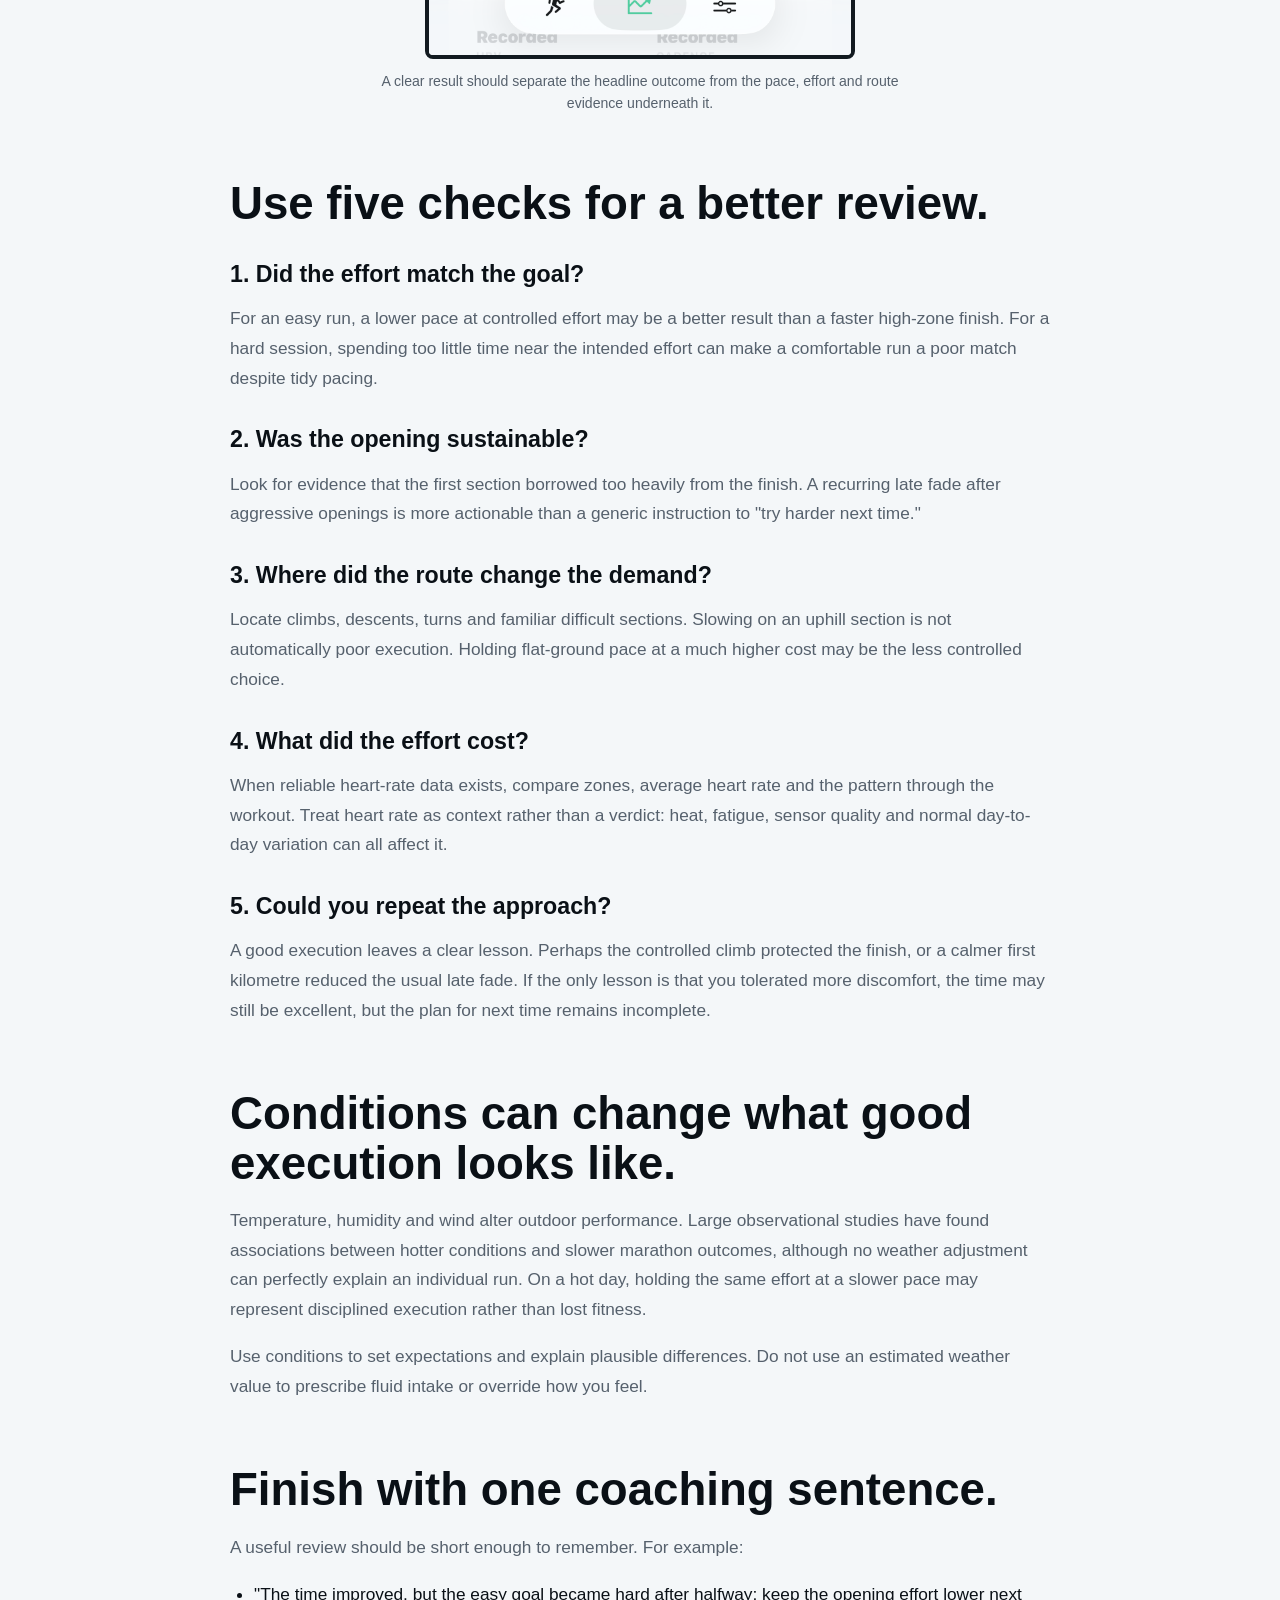
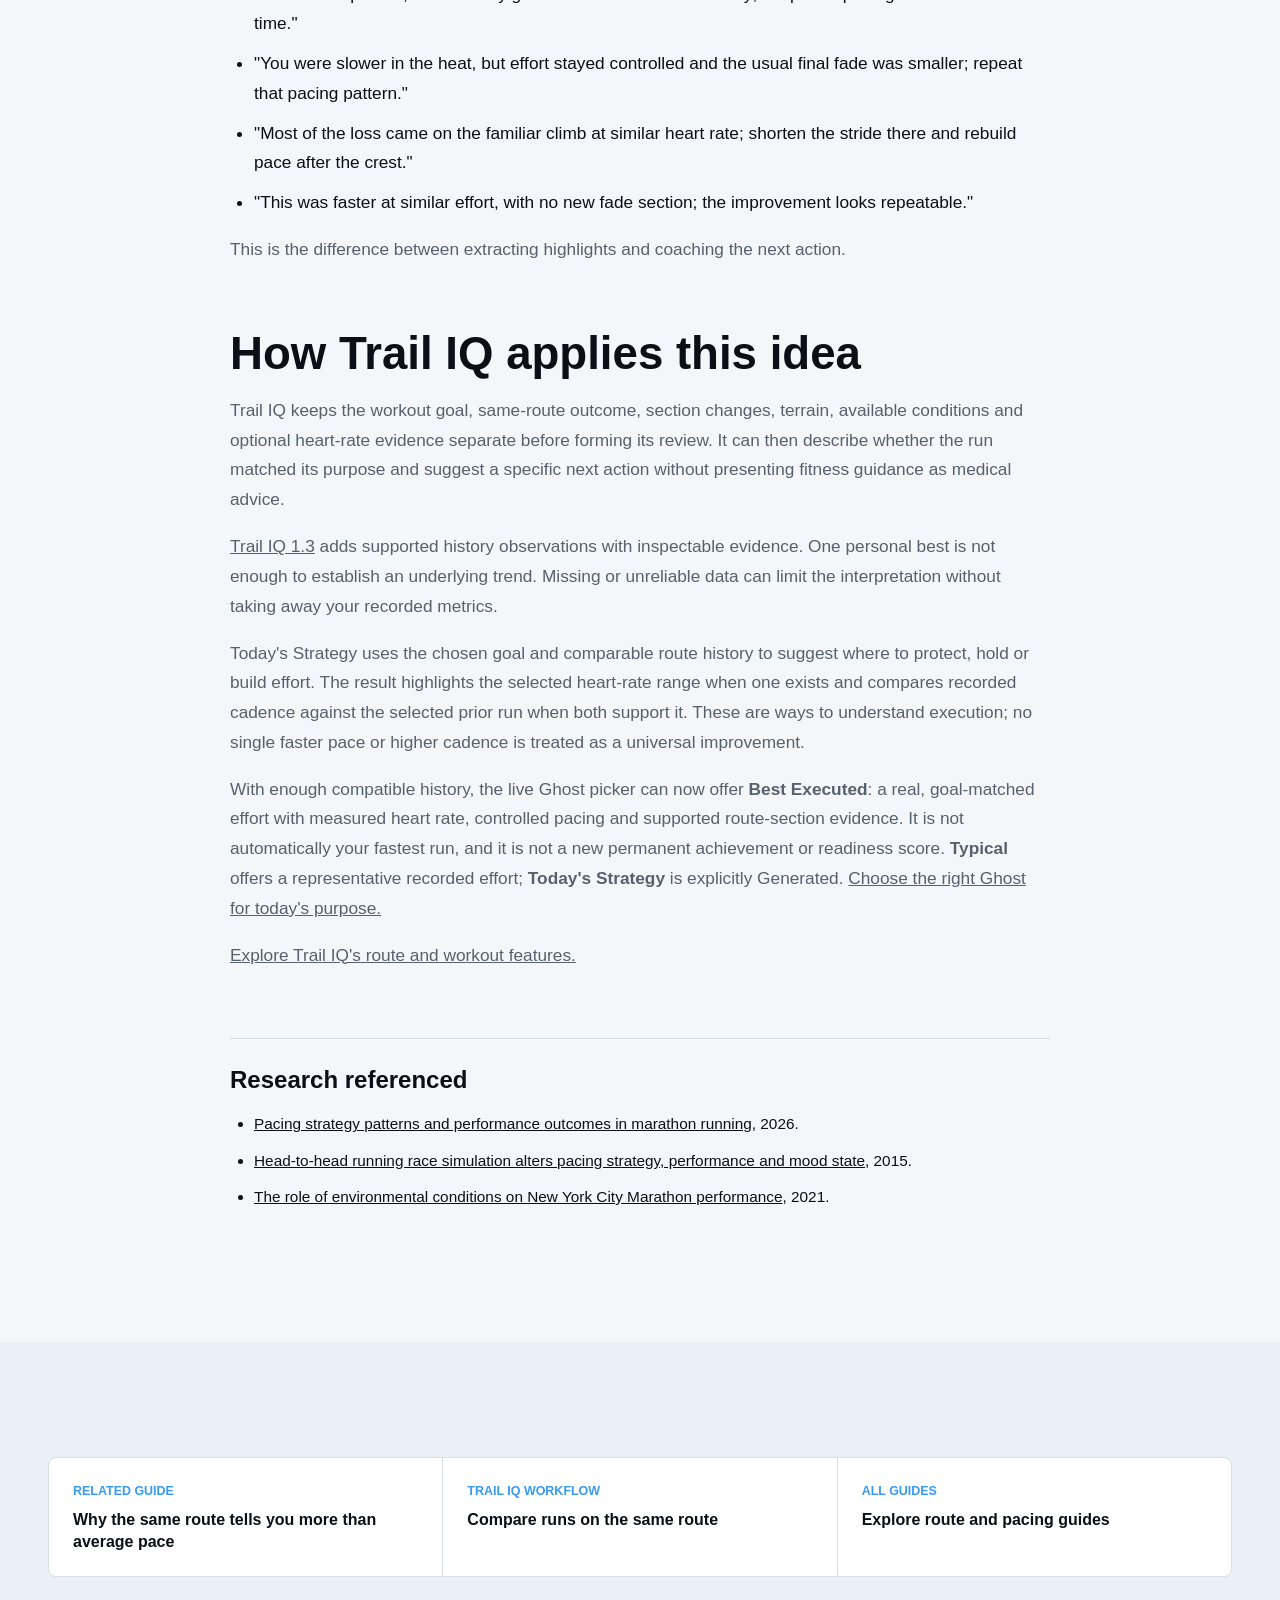
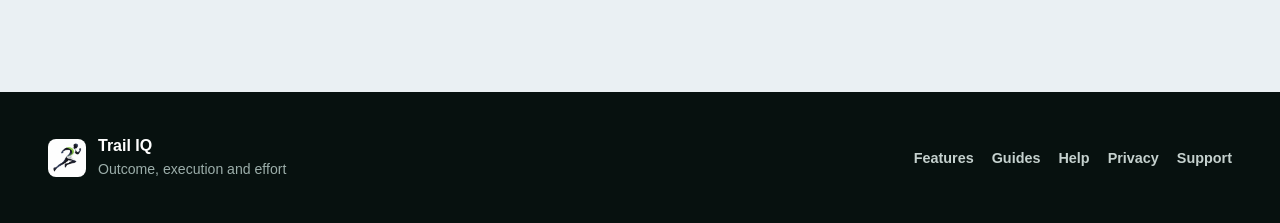
<file: guides/fastest-run-vs-best-executed-run/index.html>
<!doctype html>
<html lang="en">
<head>
  <meta charset="utf-8">
  <meta name="viewport" content="width=device-width, initial-scale=1">
  <meta name="theme-color" content="#07110f">
  <title>Your Fastest Run Is Not Always Your Best-Executed Run</title>
  <meta name="description" content="Learn to separate running outcome from execution by comparing workout intent, pacing, route sections, conditions and heart-rate effort.">
  <meta name="robots" content="index, follow">
  <link rel="canonical" href="https://trailiqapp.github.io/guides/fastest-run-vs-best-executed-run/">
  <meta property="og:type" content="article">
  <meta property="og:site_name" content="Trail IQ">
  <meta property="og:title" content="Your Fastest Run Is Not Always Your Best-Executed Run">
  <meta property="og:description" content="A quicker time is an outcome. Good execution depends on what the workout was meant to achieve.">
  <meta property="og:url" content="https://trailiqapp.github.io/guides/fastest-run-vs-best-executed-run/">
  <meta property="og:image" content="https://trailiqapp.github.io/assets/screen-highlights.png">
  <meta property="og:image:alt" content="Trail IQ workout highlights presenting pace, effort and route context.">
  <meta name="twitter:card" content="summary_large_image">
  <meta name="twitter:title" content="Your Fastest Run Is Not Always Your Best-Executed Run">
  <meta name="twitter:description" content="Separate the quickest result from the workout that best matched its purpose.">
  <meta name="twitter:image" content="https://trailiqapp.github.io/assets/screen-highlights.png">
  <link rel="icon" href="../../assets/app-icon.png">
  <link rel="stylesheet" href="../../assets/site.css?v=14">
  <script src="../../assets/site.js?v=13" defer></script>
  <script type="application/ld+json">
  {
    "@context": "https://schema.org",
    "@type": "Article",
    "headline": "Your fastest run is not always your best-executed run",
    "description": "How to separate running outcome from execution using intent, pacing, route sections, conditions and effort.",
    "datePublished": "2026-09-04",
    "dateModified": "2026-11-19",
    "mainEntityOfPage": "https://trailiqapp.github.io/guides/fastest-run-vs-best-executed-run/",
    "image": "https://trailiqapp.github.io/assets/screen-highlights.png",
    "author": {"@type": "Organization", "name": "Trail IQ"},
    "publisher": {"@type": "Organization", "name": "Trail IQ", "url": "https://trailiqapp.github.io/"}
  }
  </script>
</head>
<body>
  <nav class="site-nav on-dark" aria-label="Trail IQ public site">
    <a class="brand" href="../../index.html"><img src="../../assets/app-icon.png" alt=""><span>Trail IQ</span></a>
    <div class="nav-links">
      <a href="../../features.html">Features</a>
      <a href="../index.html" aria-current="page">Guides</a>
      <a href="../../help.html">Help</a>
      <a href="../../help.html#faq">FAQ</a>
      <a href="../../support.html">Support</a>
    </div>
  </nav>

  <main>
    <header class="page-hero article-hero">
      <div class="hero-inner">
        <p class="eyebrow">Pacing and intent guide</p>
        <h1>Your fastest run is not always your best-executed run</h1>
        <p class="lede">A quickest time is easy to celebrate. A well-executed workout asks a harder question: did you do the work you intended to do?</p>
        <div class="article-meta"><span>8 minute read</span><span>Published 4 September 2026</span></div>
      </div>
    </header>

    <article class="section">
      <div class="article-shell article-body">
        <p class="article-intro">If the goal was to race a route, the clock deserves a large say. If the goal was a gentle aerobic run, arriving home faster because the final half became hard may be a worse execution of the plan, even when it produces a personal best.</p>

        <h2>Outcome and execution answer different questions.</h2>
        <p><strong>Outcome</strong> asks what happened: finishing time, average pace, position or personal best. <strong>Execution</strong> asks how it happened and whether that method matched the purpose of the session.</p>
        <p>Neither view replaces the other. A race result without execution detail gives you little to repeat. Execution without an outcome can become vague. The useful review holds both at once.</p>

        <div class="article-callout">
          <strong>A simple definition</strong>
          <p>Your best-executed run is the one that most closely delivered the intended effort and pacing for that day, using the conditions and route you actually encountered.</p>
        </div>

        <h2>Begin with the purpose of the run.</h2>
        <p>You cannot judge execution fairly if the workout had no stated intent. Before comparing the result, place the run in one of these broad categories:</p>
        <ul>
          <li><strong>Easy or recovery:</strong> control the effort and finish able to continue.</li>
          <li><strong>Steady aerobic:</strong> sustain a purposeful but manageable load.</li>
          <li><strong>Hard or threshold-oriented:</strong> spend meaningful time at a demanding effort without turning the opening into an uncontrolled sprint.</li>
          <li><strong>Race or time trial:</strong> produce the best sustainable outcome for the route and conditions.</li>
          <li><strong>Exploration or social:</strong> record the experience without pretending pace was the goal.</li>
        </ul>
        <p>A pace that is excellent for a time trial may be plainly wrong for a recovery run.</p>

        <h2>Read the shape, not only the average.</h2>
        <p>Compare the opening, middle and finish. An even or deliberately progressive effort often tells a cleaner story than a fast opening followed by a large fade. That does not mean even pacing is universally correct for every distance or course. Hills, tactical racing and workout design can all require variation.</p>
        <p>A 2026 analysis of 78,912 Boston Marathon finishers found that even pacing was associated with faster finish times across the studied groups, while highly variable pacing had the highest incidence of a severe late slowdown. That is marathon evidence, not a rule for every five-kilometre run, but it shows why the distribution of effort matters.</p>
        <p>A smaller controlled study found that head-to-head competition changed recreational runners' strategy: they started faster, finished a 3-kilometre effort faster and reported lower post-run vigour. The quickest outcome came with a different pacing and subjective cost.</p>

        <figure class="article-figure">
          <img src="../../assets/screen-highlights.png" alt="Trail IQ Result Highlights showing focused workout reports rather than repeating every metric.">
          <figcaption>A clear result should separate the headline outcome from the pace, effort and route evidence underneath it.</figcaption>
        </figure>

        <h2>Use five checks for a better review.</h2>

        <h3>1. Did the effort match the goal?</h3>
        <p>For an easy run, a lower pace at controlled effort may be a better result than a faster high-zone finish. For a hard session, spending too little time near the intended effort can make a comfortable run a poor match despite tidy pacing.</p>

        <h3>2. Was the opening sustainable?</h3>
        <p>Look for evidence that the first section borrowed too heavily from the finish. A recurring late fade after aggressive openings is more actionable than a generic instruction to "try harder next time."</p>

        <h3>3. Where did the route change the demand?</h3>
        <p>Locate climbs, descents, turns and familiar difficult sections. Slowing on an uphill section is not automatically poor execution. Holding flat-ground pace at a much higher cost may be the less controlled choice.</p>

        <h3>4. What did the effort cost?</h3>
        <p>When reliable heart-rate data exists, compare zones, average heart rate and the pattern through the workout. Treat heart rate as context rather than a verdict: heat, fatigue, sensor quality and normal day-to-day variation can all affect it.</p>

        <h3>5. Could you repeat the approach?</h3>
        <p>A good execution leaves a clear lesson. Perhaps the controlled climb protected the finish, or a calmer first kilometre reduced the usual late fade. If the only lesson is that you tolerated more discomfort, the time may still be excellent, but the plan for next time remains incomplete.</p>

        <h2>Conditions can change what good execution looks like.</h2>
        <p>Temperature, humidity and wind alter outdoor performance. Large observational studies have found associations between hotter conditions and slower marathon outcomes, although no weather adjustment can perfectly explain an individual run. On a hot day, holding the same effort at a slower pace may represent disciplined execution rather than lost fitness.</p>
        <p>Use conditions to set expectations and explain plausible differences. Do not use an estimated weather value to prescribe fluid intake or override how you feel.</p>

        <h2>Finish with one coaching sentence.</h2>
        <p>A useful review should be short enough to remember. For example:</p>
        <ul>
          <li>"The time improved, but the easy goal became hard after halfway; keep the opening effort lower next time."</li>
          <li>"You were slower in the heat, but effort stayed controlled and the usual final fade was smaller; repeat that pacing pattern."</li>
          <li>"Most of the loss came on the familiar climb at similar heart rate; shorten the stride there and rebuild pace after the crest."</li>
          <li>"This was faster at similar effort, with no new fade section; the improvement looks repeatable."</li>
        </ul>

        <p>This is the difference between extracting highlights and coaching the next action.</p>

        <h2>How Trail IQ applies this idea</h2>
        <p>Trail IQ keeps the workout goal, same-route outcome, section changes, terrain, available conditions and optional heart-rate evidence separate before forming its review. It can then describe whether the run matched its purpose and suggest a specific next action without presenting fitness guidance as medical advice.</p>
        <p><a href="../../features.html#personal-history">Trail IQ 1.3</a> adds supported history observations with inspectable evidence. One personal best is not enough to establish an underlying trend. Missing or unreliable data can limit the interpretation without taking away your recorded metrics.</p>
        <p>Today's Strategy uses the chosen goal and comparable route history to suggest where to protect, hold or build effort. The result highlights the selected heart-rate range when one exists and compares recorded cadence against the selected prior run when both support it. These are ways to understand execution; no single faster pace or higher cadence is treated as a universal improvement.</p>
        <p>With enough compatible history, the live Ghost picker can now offer <strong>Best Executed</strong>: a real, goal-matched effort with measured heart rate, controlled pacing and supported route-section evidence. It is not automatically your fastest run, and it is not a new permanent achievement or readiness score. <strong>Typical</strong> offers a representative recorded effort; <strong>Today's Strategy</strong> is explicitly Generated. <a href="../../help.html#live-ghost">Choose the right Ghost for today's purpose.</a></p>
        <p><a href="../../features.html">Explore Trail IQ's route and workout features.</a></p>

        <section class="article-sources" aria-labelledby="sources-title">
          <h2 id="sources-title">Research referenced</h2>
          <ul>
            <li><a href="https://pubmed.ncbi.nlm.nih.gov/42467613/">Pacing strategy patterns and performance outcomes in marathon running</a>, 2026.</li>
            <li><a href="https://pubmed.ncbi.nlm.nih.gov/26013576/">Head-to-head running race simulation alters pacing strategy, performance and mood state</a>, 2015.</li>
            <li><a href="https://pubmed.ncbi.nlm.nih.gov/34079472/">The role of environmental conditions on New York City Marathon performance</a>, 2021.</li>
          </ul>
        </section>
      </div>
    </article>

    <section class="section related-band">
      <div class="section-inner">
        <div class="related-links">
          <a class="related-link" href="../same-route-vs-average-pace/index.html"><span>Related guide</span><strong>Why the same route tells you more than average pace</strong></a>
          <a class="related-link" href="../../compare-runs-same-route/index.html"><span>Trail IQ workflow</span><strong>Compare runs on the same route</strong></a>
          <a class="related-link" href="../index.html"><span>All guides</span><strong>Explore route and pacing guides</strong></a>
        </div>
      </div>
    </section>
  </main>

  <footer class="site-footer">
    <div class="footer-inner">
      <div class="footer-brand"><img src="../../assets/app-icon.png" alt=""><div><strong>Trail IQ</strong><span>Outcome, execution and effort</span></div></div>
      <div class="footer-links">
        <a href="../../features.html">Features</a>
        <a href="../index.html" aria-current="page">Guides</a>
        <a href="../../help.html">Help</a>
        <a href="../../privacy.html">Privacy</a>
        <a href="../../support.html">Support</a>
      </div>
    </div>
  </footer>
</body>
</html>
</file>
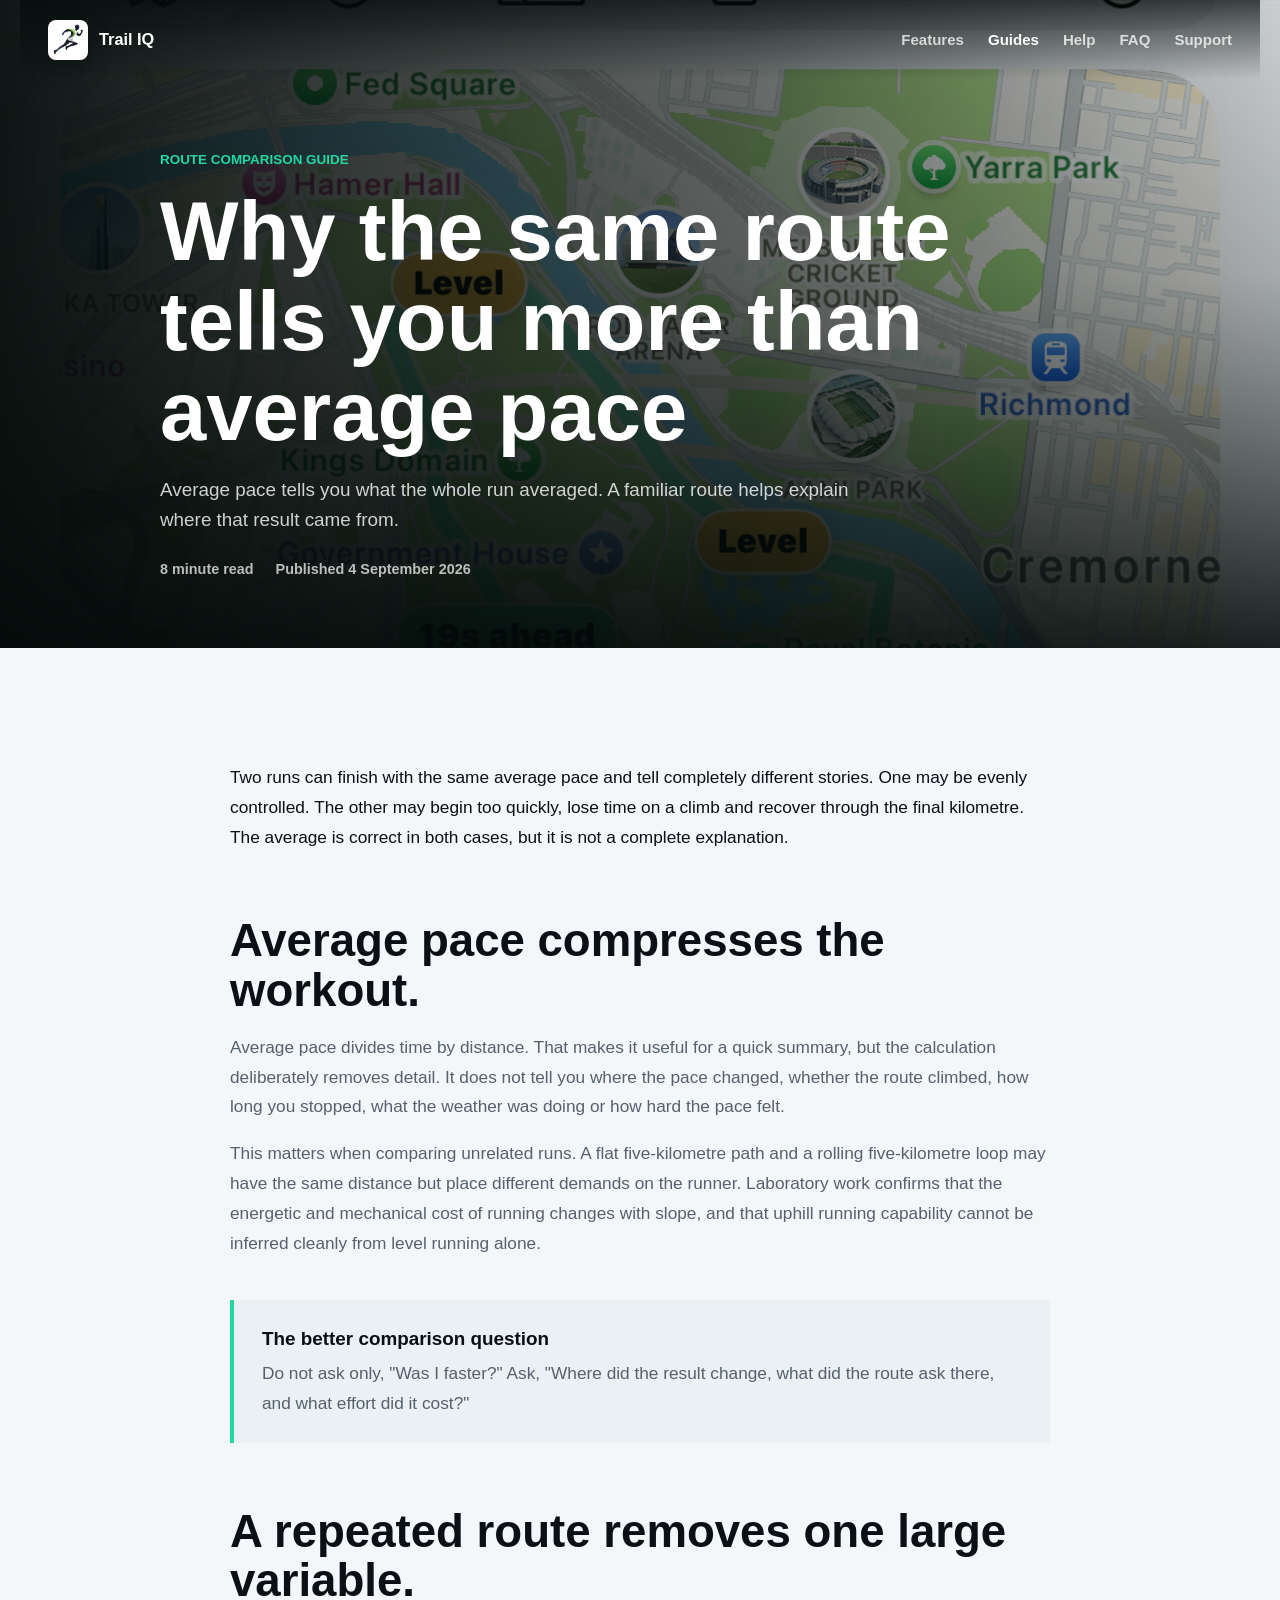
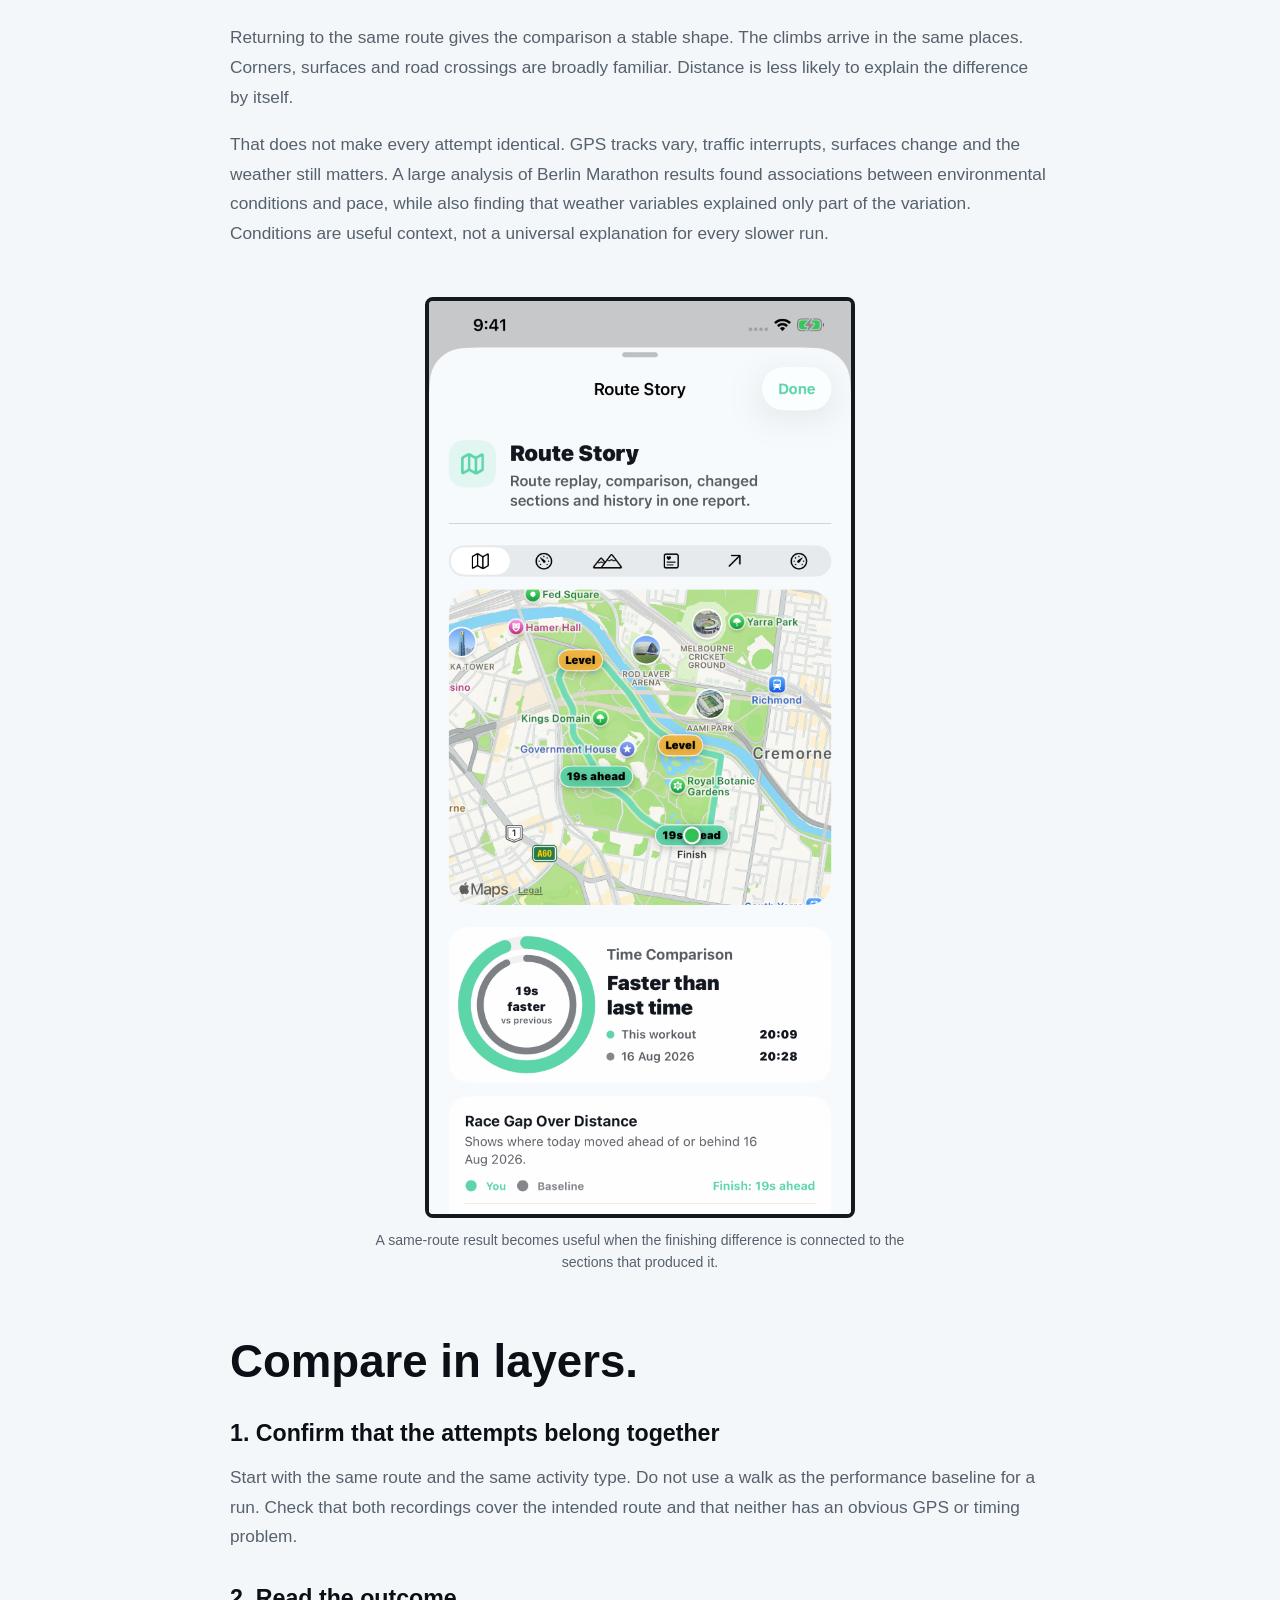
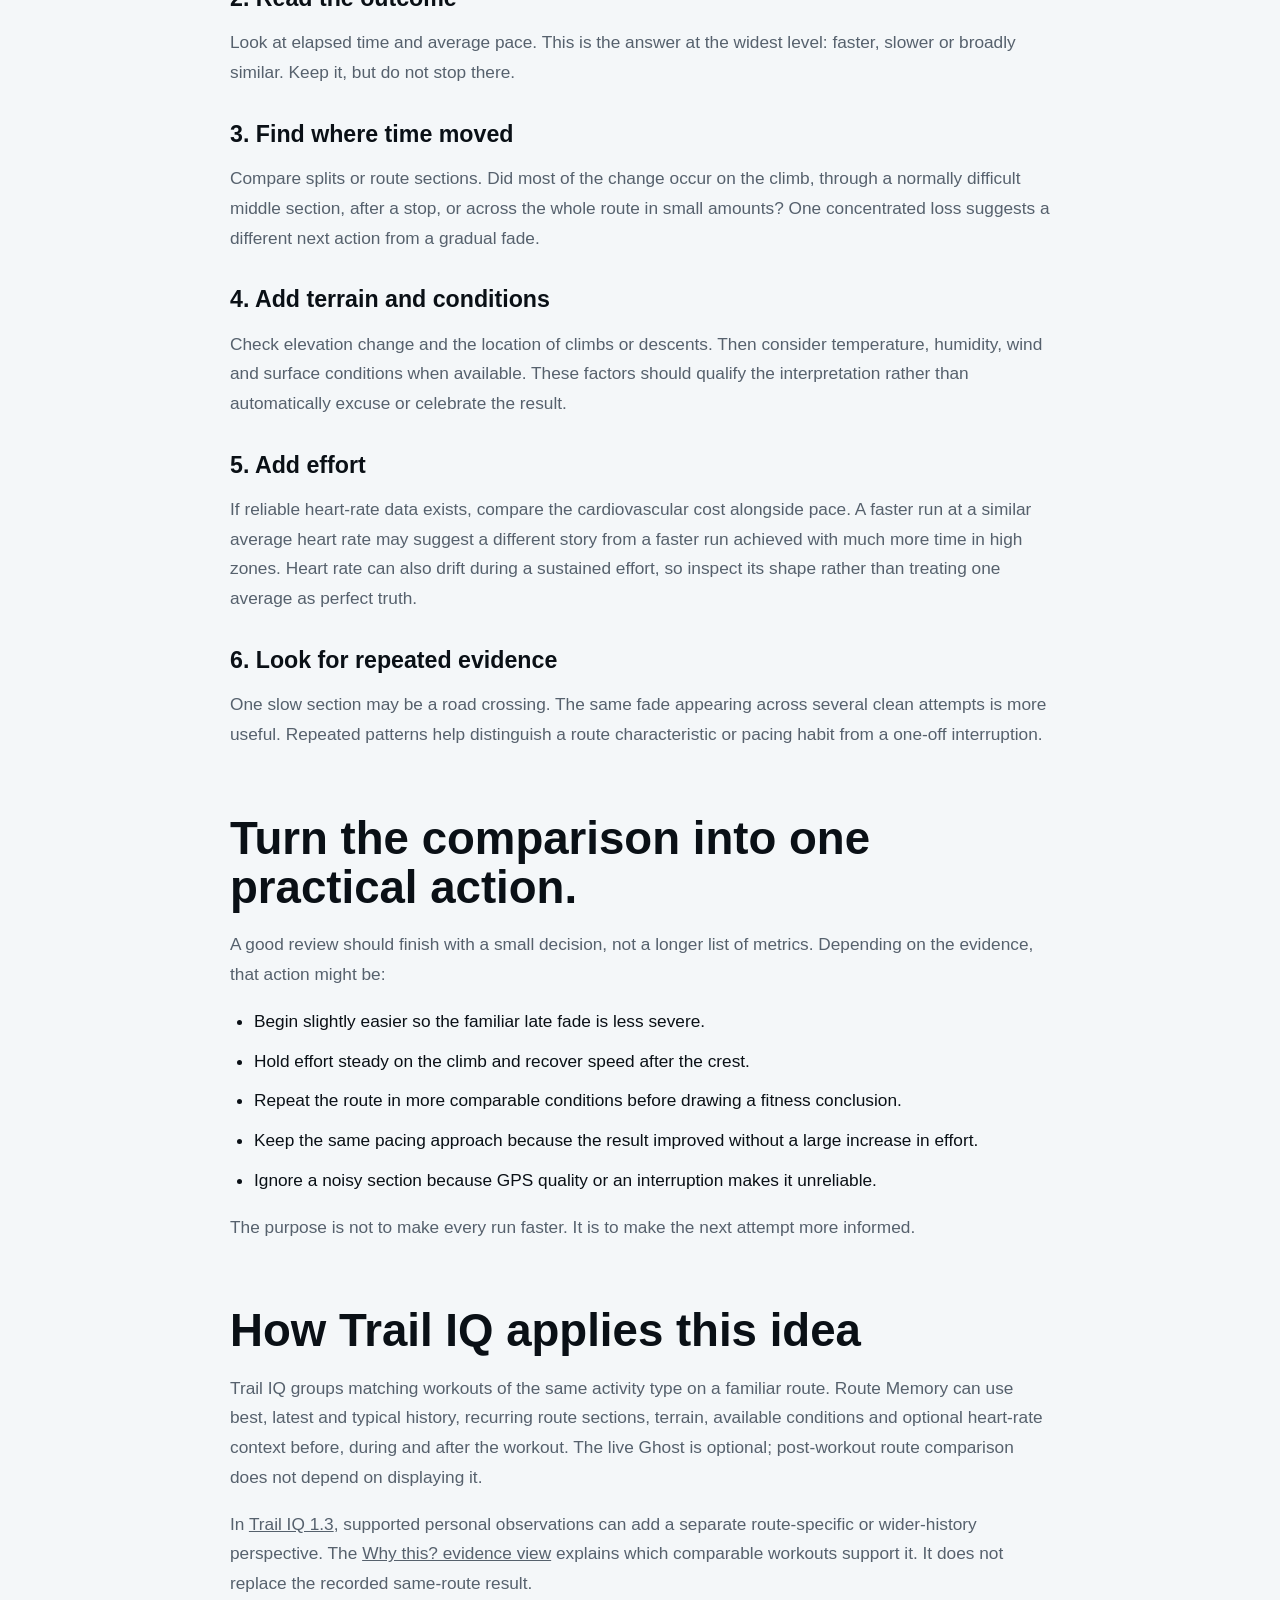
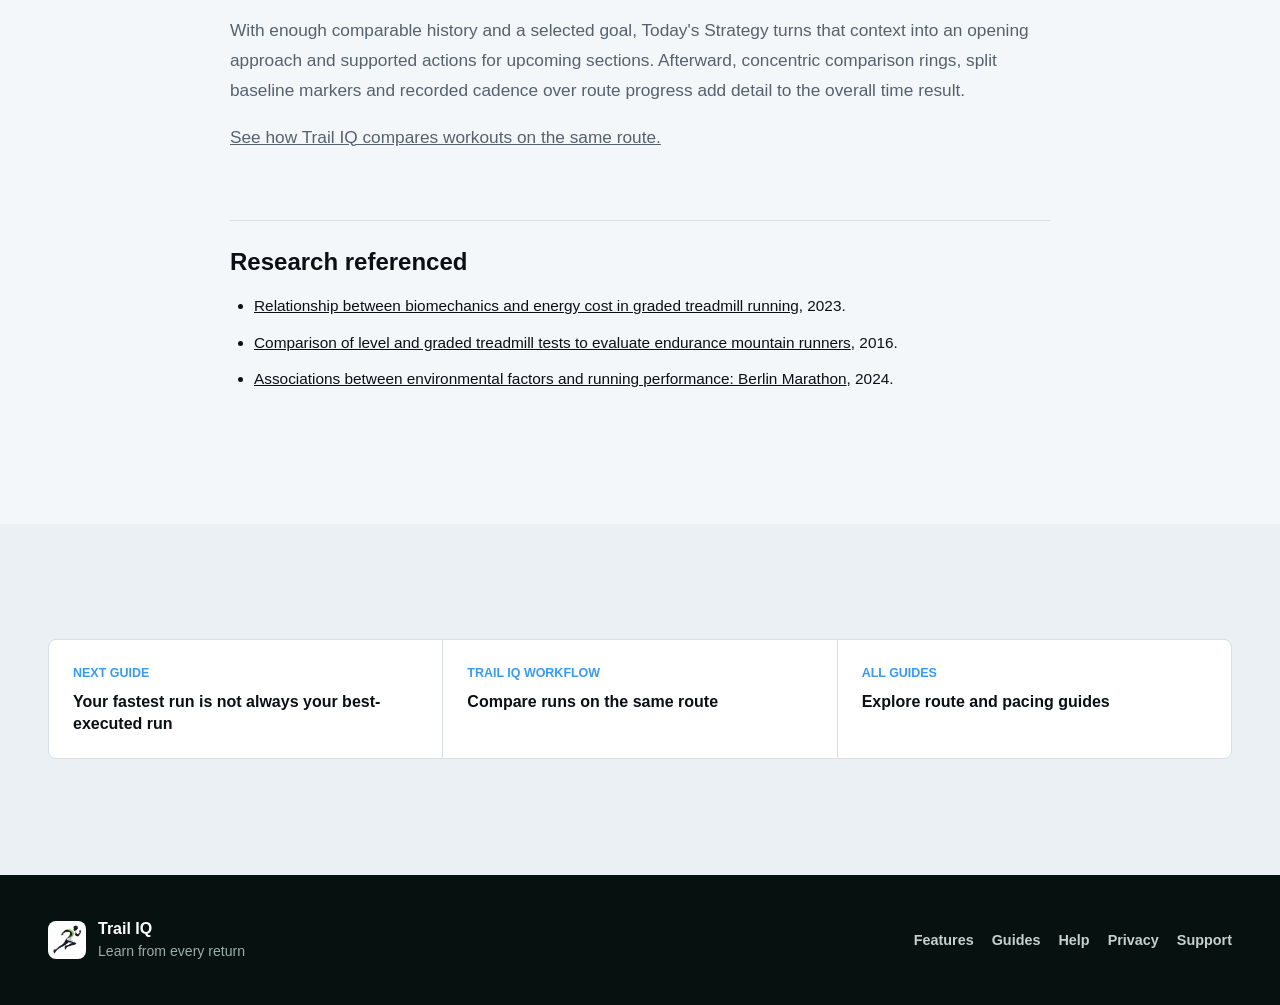
<file: guides/same-route-vs-average-pace/index.html>
<!doctype html>
<html lang="en">
<head>
  <meta charset="utf-8">
  <meta name="viewport" content="width=device-width, initial-scale=1">
  <meta name="theme-color" content="#07110f">
  <title>Why the Same Route Tells You More Than Average Pace</title>
  <meta name="description" content="Learn why comparing runs on the same route gives average pace useful context, and how to compare terrain, conditions, effort and route sections.">
  <meta name="robots" content="index, follow">
  <link rel="canonical" href="https://trailiqapp.github.io/guides/same-route-vs-average-pace/">
  <meta property="og:type" content="article">
  <meta property="og:site_name" content="Trail IQ">
  <meta property="og:title" content="Why the Same Route Tells You More Than Average Pace">
  <meta property="og:description" content="A practical framework for comparing repeated runs without asking average pace to explain everything.">
  <meta property="og:url" content="https://trailiqapp.github.io/guides/same-route-vs-average-pace/">
  <meta property="og:image" content="https://trailiqapp.github.io/assets/screen-comparison.png">
  <meta property="og:image:alt" content="Trail IQ Route Story showing time and pace changes on a repeated route.">
  <meta name="twitter:card" content="summary_large_image">
  <meta name="twitter:title" content="Why the Same Route Tells You More Than Average Pace">
  <meta name="twitter:description" content="Compare terrain, conditions, effort and route sections before deciding what a pace change means.">
  <meta name="twitter:image" content="https://trailiqapp.github.io/assets/screen-comparison.png">
  <link rel="icon" href="../../assets/app-icon.png">
  <link rel="stylesheet" href="../../assets/site.css?v=14">
  <script src="../../assets/site.js?v=13" defer></script>
  <script type="application/ld+json">
  {
    "@context": "https://schema.org",
    "@type": "Article",
    "headline": "Why the same route tells you more than average pace",
    "description": "A practical framework for comparing repeated runs using terrain, conditions, effort and route sections.",
    "datePublished": "2026-09-04",
    "dateModified": "2026-11-19",
    "mainEntityOfPage": "https://trailiqapp.github.io/guides/same-route-vs-average-pace/",
    "image": "https://trailiqapp.github.io/assets/screen-comparison.png",
    "author": {"@type": "Organization", "name": "Trail IQ"},
    "publisher": {"@type": "Organization", "name": "Trail IQ", "url": "https://trailiqapp.github.io/"}
  }
  </script>
</head>
<body>
  <nav class="site-nav on-dark" aria-label="Trail IQ public site">
    <a class="brand" href="../../index.html"><img src="../../assets/app-icon.png" alt=""><span>Trail IQ</span></a>
    <div class="nav-links">
      <a href="../../features.html">Features</a>
      <a href="../index.html" aria-current="page">Guides</a>
      <a href="../../help.html">Help</a>
      <a href="../../help.html#faq">FAQ</a>
      <a href="../../support.html">Support</a>
    </div>
  </nav>

  <main>
    <header class="page-hero article-hero">
      <div class="hero-inner">
        <p class="eyebrow">Route comparison guide</p>
        <h1>Why the same route tells you more than average pace</h1>
        <p class="lede">Average pace tells you what the whole run averaged. A familiar route helps explain where that result came from.</p>
        <div class="article-meta"><span>8 minute read</span><span>Published 4 September 2026</span></div>
      </div>
    </header>

    <article class="section">
      <div class="article-shell article-body">
        <p class="article-intro">Two runs can finish with the same average pace and tell completely different stories. One may be evenly controlled. The other may begin too quickly, lose time on a climb and recover through the final kilometre. The average is correct in both cases, but it is not a complete explanation.</p>

        <h2>Average pace compresses the workout.</h2>
        <p>Average pace divides time by distance. That makes it useful for a quick summary, but the calculation deliberately removes detail. It does not tell you where the pace changed, whether the route climbed, how long you stopped, what the weather was doing or how hard the pace felt.</p>
        <p>This matters when comparing unrelated runs. A flat five-kilometre path and a rolling five-kilometre loop may have the same distance but place different demands on the runner. Laboratory work confirms that the energetic and mechanical cost of running changes with slope, and that uphill running capability cannot be inferred cleanly from level running alone.</p>

        <div class="article-callout">
          <strong>The better comparison question</strong>
          <p>Do not ask only, "Was I faster?" Ask, "Where did the result change, what did the route ask there, and what effort did it cost?"</p>
        </div>

        <h2>A repeated route removes one large variable.</h2>
        <p>Returning to the same route gives the comparison a stable shape. The climbs arrive in the same places. Corners, surfaces and road crossings are broadly familiar. Distance is less likely to explain the difference by itself.</p>
        <p>That does not make every attempt identical. GPS tracks vary, traffic interrupts, surfaces change and the weather still matters. A large analysis of Berlin Marathon results found associations between environmental conditions and pace, while also finding that weather variables explained only part of the variation. Conditions are useful context, not a universal explanation for every slower run.</p>

        <figure class="article-figure">
          <img src="../../assets/screen-comparison.png" alt="Trail IQ Route Story showing the baseline workout and where time changed on the route.">
          <figcaption>A same-route result becomes useful when the finishing difference is connected to the sections that produced it.</figcaption>
        </figure>

        <h2>Compare in layers.</h2>

        <h3>1. Confirm that the attempts belong together</h3>
        <p>Start with the same route and the same activity type. Do not use a walk as the performance baseline for a run. Check that both recordings cover the intended route and that neither has an obvious GPS or timing problem.</p>

        <h3>2. Read the outcome</h3>
        <p>Look at elapsed time and average pace. This is the answer at the widest level: faster, slower or broadly similar. Keep it, but do not stop there.</p>

        <h3>3. Find where time moved</h3>
        <p>Compare splits or route sections. Did most of the change occur on the climb, through a normally difficult middle section, after a stop, or across the whole route in small amounts? One concentrated loss suggests a different next action from a gradual fade.</p>

        <h3>4. Add terrain and conditions</h3>
        <p>Check elevation change and the location of climbs or descents. Then consider temperature, humidity, wind and surface conditions when available. These factors should qualify the interpretation rather than automatically excuse or celebrate the result.</p>

        <h3>5. Add effort</h3>
        <p>If reliable heart-rate data exists, compare the cardiovascular cost alongside pace. A faster run at a similar average heart rate may suggest a different story from a faster run achieved with much more time in high zones. Heart rate can also drift during a sustained effort, so inspect its shape rather than treating one average as perfect truth.</p>

        <h3>6. Look for repeated evidence</h3>
        <p>One slow section may be a road crossing. The same fade appearing across several clean attempts is more useful. Repeated patterns help distinguish a route characteristic or pacing habit from a one-off interruption.</p>

        <h2>Turn the comparison into one practical action.</h2>
        <p>A good review should finish with a small decision, not a longer list of metrics. Depending on the evidence, that action might be:</p>
        <ul>
          <li>Begin slightly easier so the familiar late fade is less severe.</li>
          <li>Hold effort steady on the climb and recover speed after the crest.</li>
          <li>Repeat the route in more comparable conditions before drawing a fitness conclusion.</li>
          <li>Keep the same pacing approach because the result improved without a large increase in effort.</li>
          <li>Ignore a noisy section because GPS quality or an interruption makes it unreliable.</li>
        </ul>

        <p>The purpose is not to make every run faster. It is to make the next attempt more informed.</p>

        <h2>How Trail IQ applies this idea</h2>
        <p>Trail IQ groups matching workouts of the same activity type on a familiar route. Route Memory can use best, latest and typical history, recurring route sections, terrain, available conditions and optional heart-rate context before, during and after the workout. The live Ghost is optional; post-workout route comparison does not depend on displaying it.</p>
        <p>In <a href="../../features.html#personal-history">Trail IQ 1.3</a>, supported personal observations can add a separate route-specific or wider-history perspective. The <a href="../../help.html#personal-insights">Why this? evidence view</a> explains which comparable workouts support it. It does not replace the recorded same-route result.</p>
        <p>With enough comparable history and a selected goal, Today's Strategy turns that context into an opening approach and supported actions for upcoming sections. Afterward, concentric comparison rings, split baseline markers and recorded cadence over route progress add detail to the overall time result.</p>
        <p><a href="../../compare-runs-same-route/index.html">See how Trail IQ compares workouts on the same route.</a></p>

        <section class="article-sources" aria-labelledby="sources-title">
          <h2 id="sources-title">Research referenced</h2>
          <ul>
            <li><a href="https://pubmed.ncbi.nlm.nih.gov/37507405/">Relationship between biomechanics and energy cost in graded treadmill running</a>, 2023.</li>
            <li><a href="https://pubmed.ncbi.nlm.nih.gov/27274660/">Comparison of level and graded treadmill tests to evaluate endurance mountain runners</a>, 2016.</li>
            <li><a href="https://pubmed.ncbi.nlm.nih.gov/39413062/">Associations between environmental factors and running performance: Berlin Marathon</a>, 2024.</li>
          </ul>
        </section>
      </div>
    </article>

    <section class="section related-band">
      <div class="section-inner">
        <div class="related-links">
          <a class="related-link" href="../fastest-run-vs-best-executed-run/index.html"><span>Next guide</span><strong>Your fastest run is not always your best-executed run</strong></a>
          <a class="related-link" href="../../compare-runs-same-route/index.html"><span>Trail IQ workflow</span><strong>Compare runs on the same route</strong></a>
          <a class="related-link" href="../index.html"><span>All guides</span><strong>Explore route and pacing guides</strong></a>
        </div>
      </div>
    </section>
  </main>

  <footer class="site-footer">
    <div class="footer-inner">
      <div class="footer-brand"><img src="../../assets/app-icon.png" alt=""><div><strong>Trail IQ</strong><span>Learn from every return</span></div></div>
      <div class="footer-links">
        <a href="../../features.html">Features</a>
        <a href="../index.html" aria-current="page">Guides</a>
        <a href="../../help.html">Help</a>
        <a href="../../privacy.html">Privacy</a>
        <a href="../../support.html">Support</a>
      </div>
    </div>
  </footer>
</body>
</html>
</file>
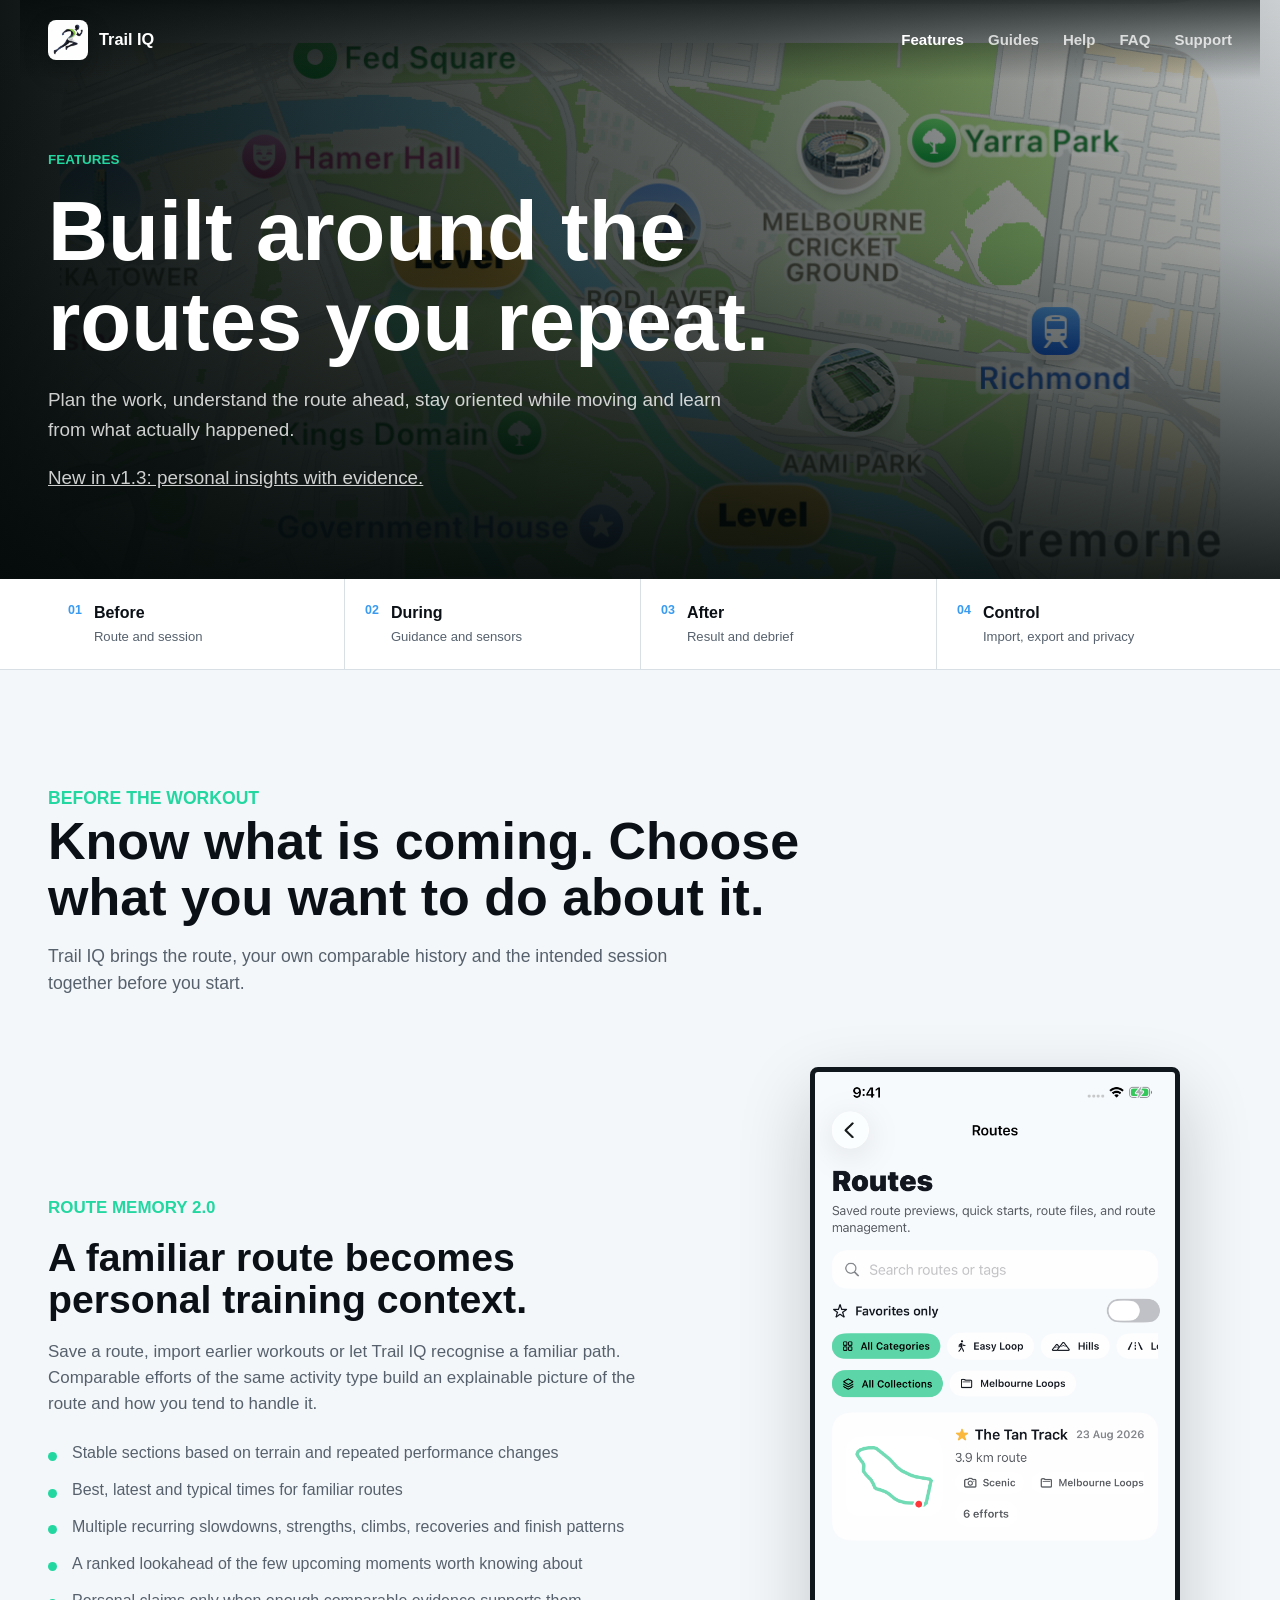
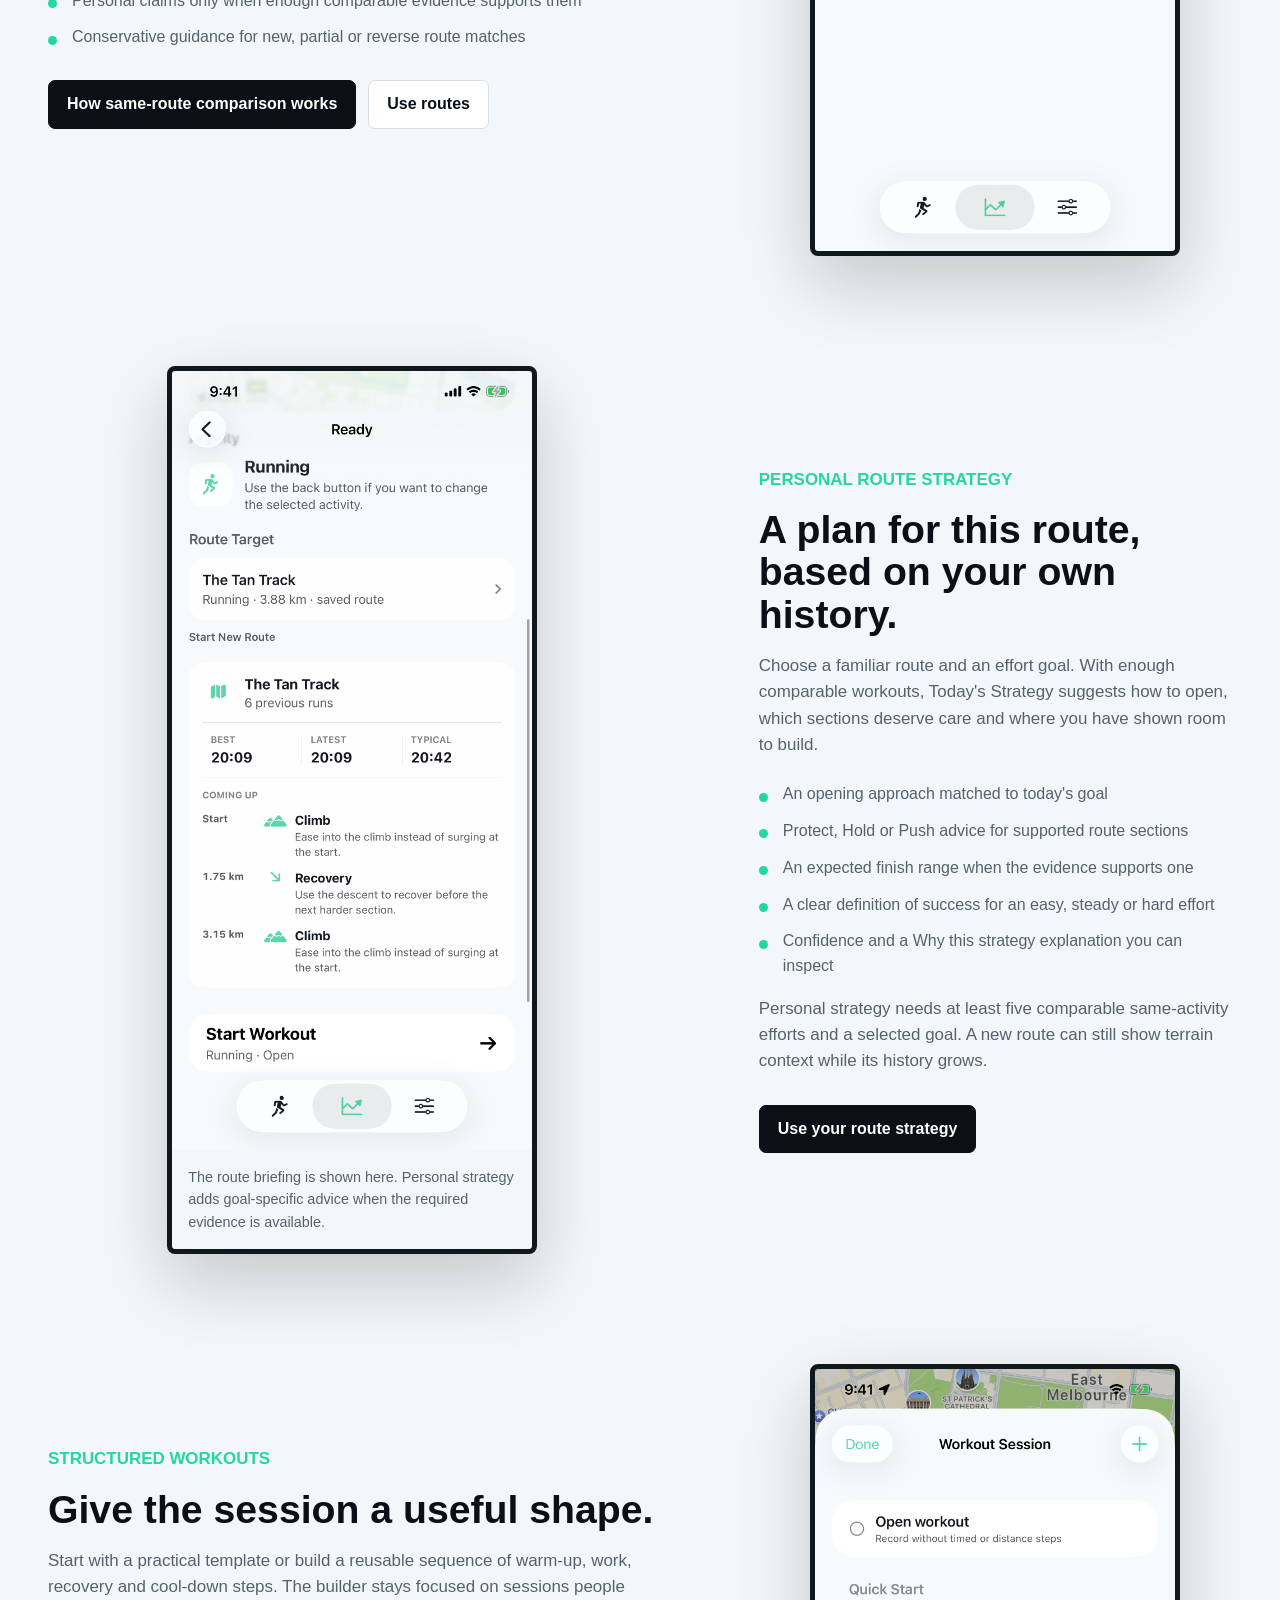
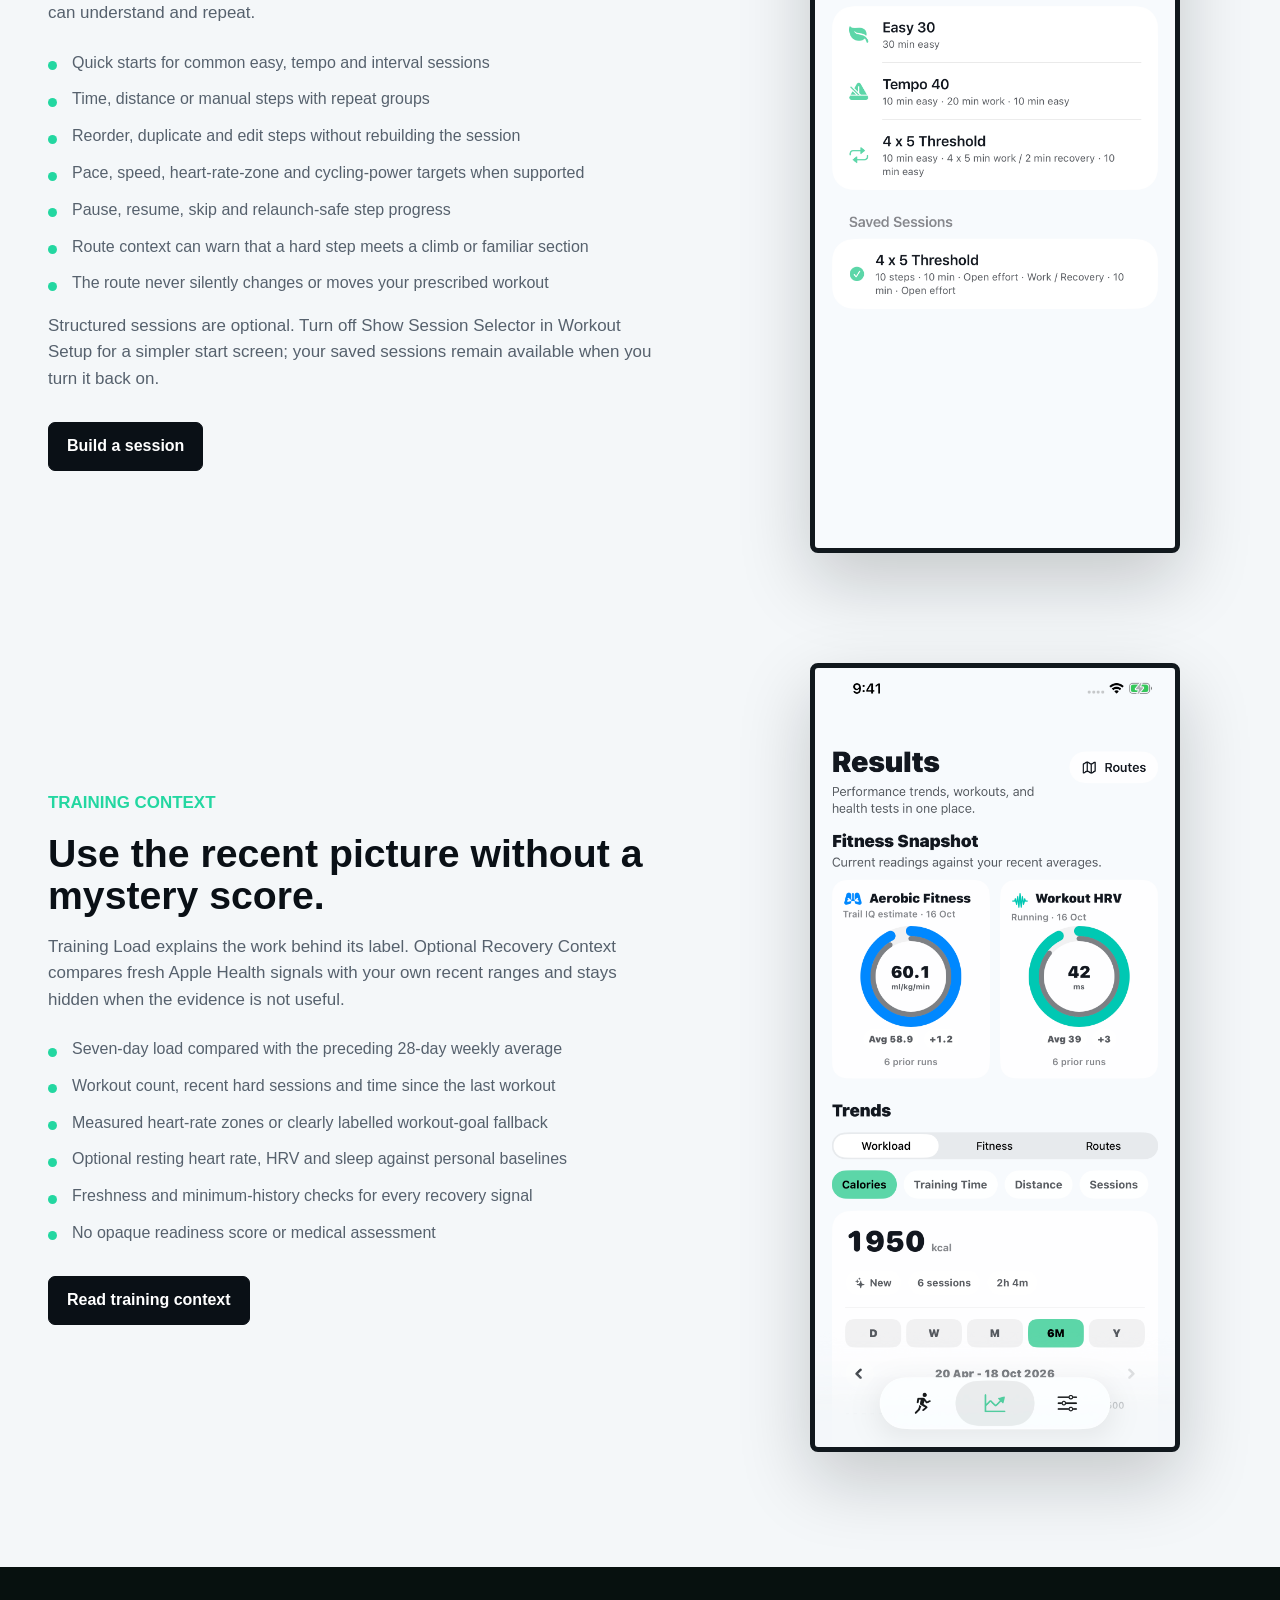
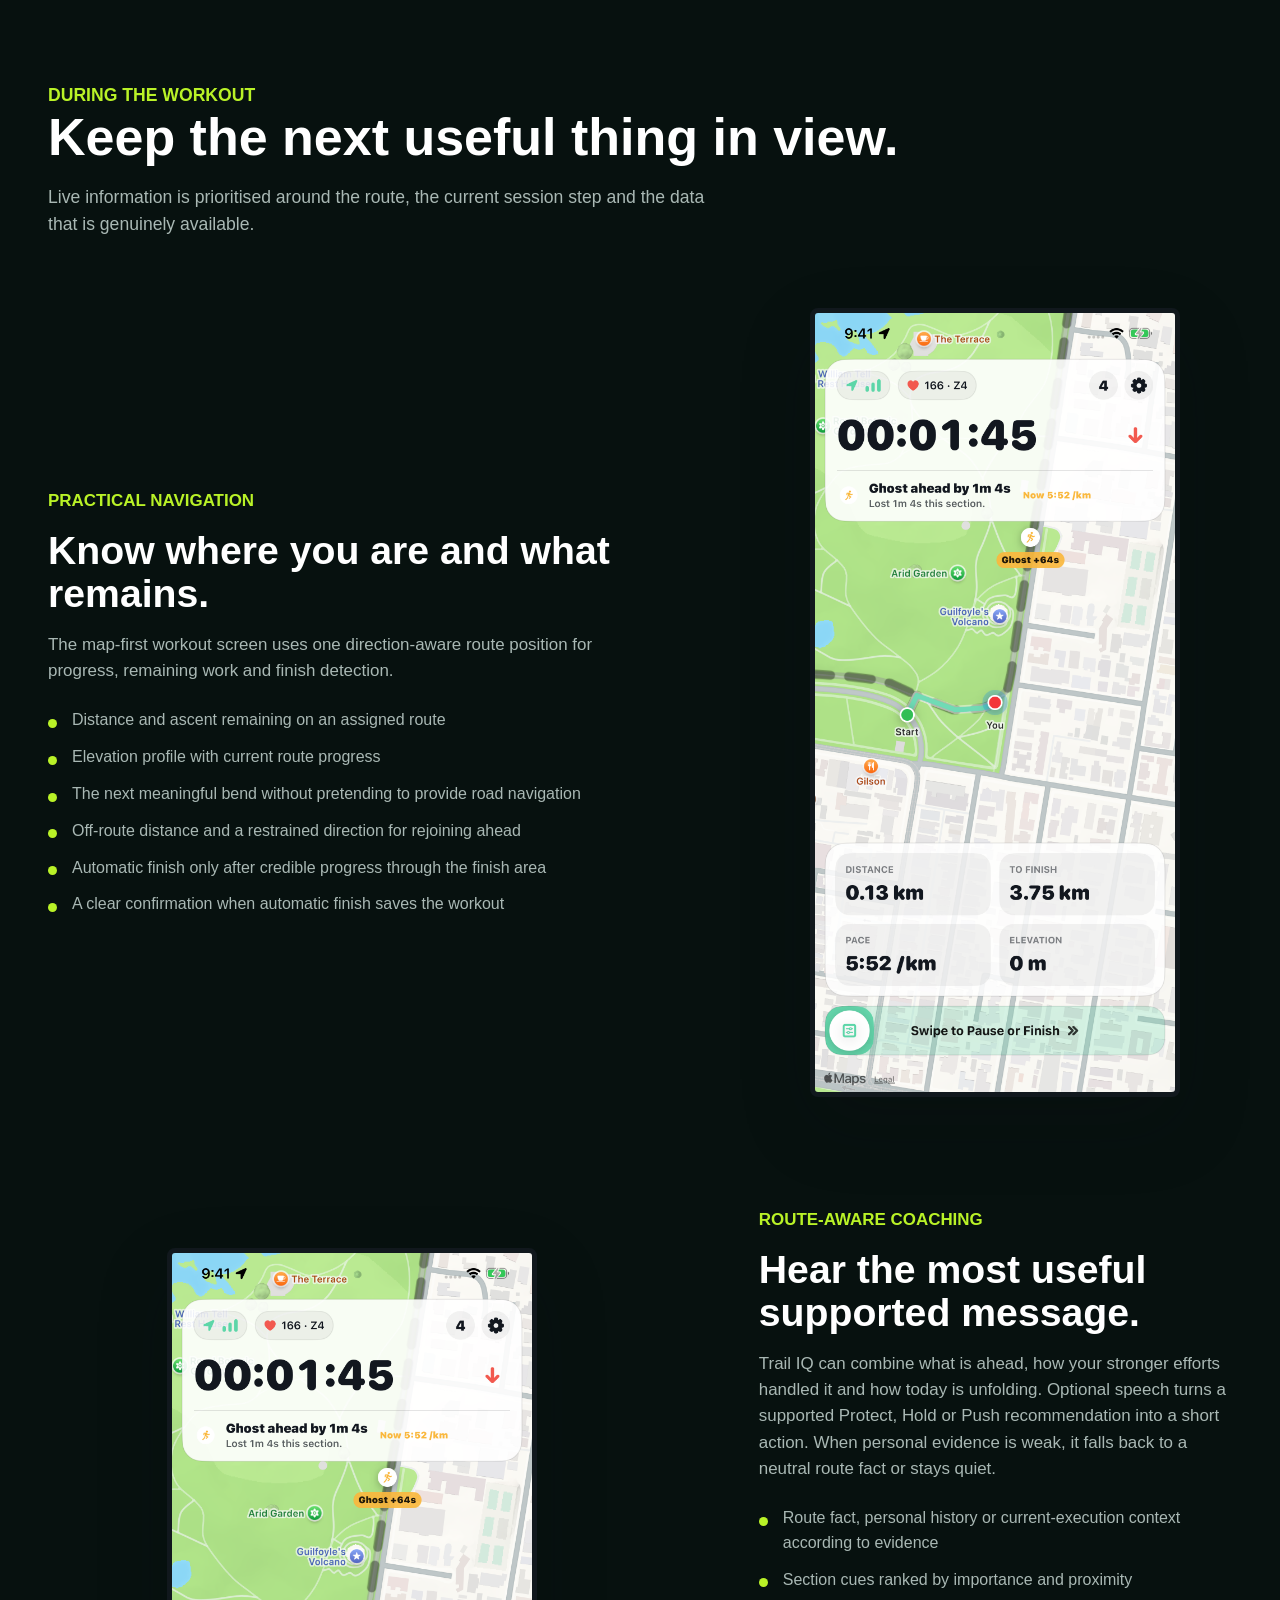
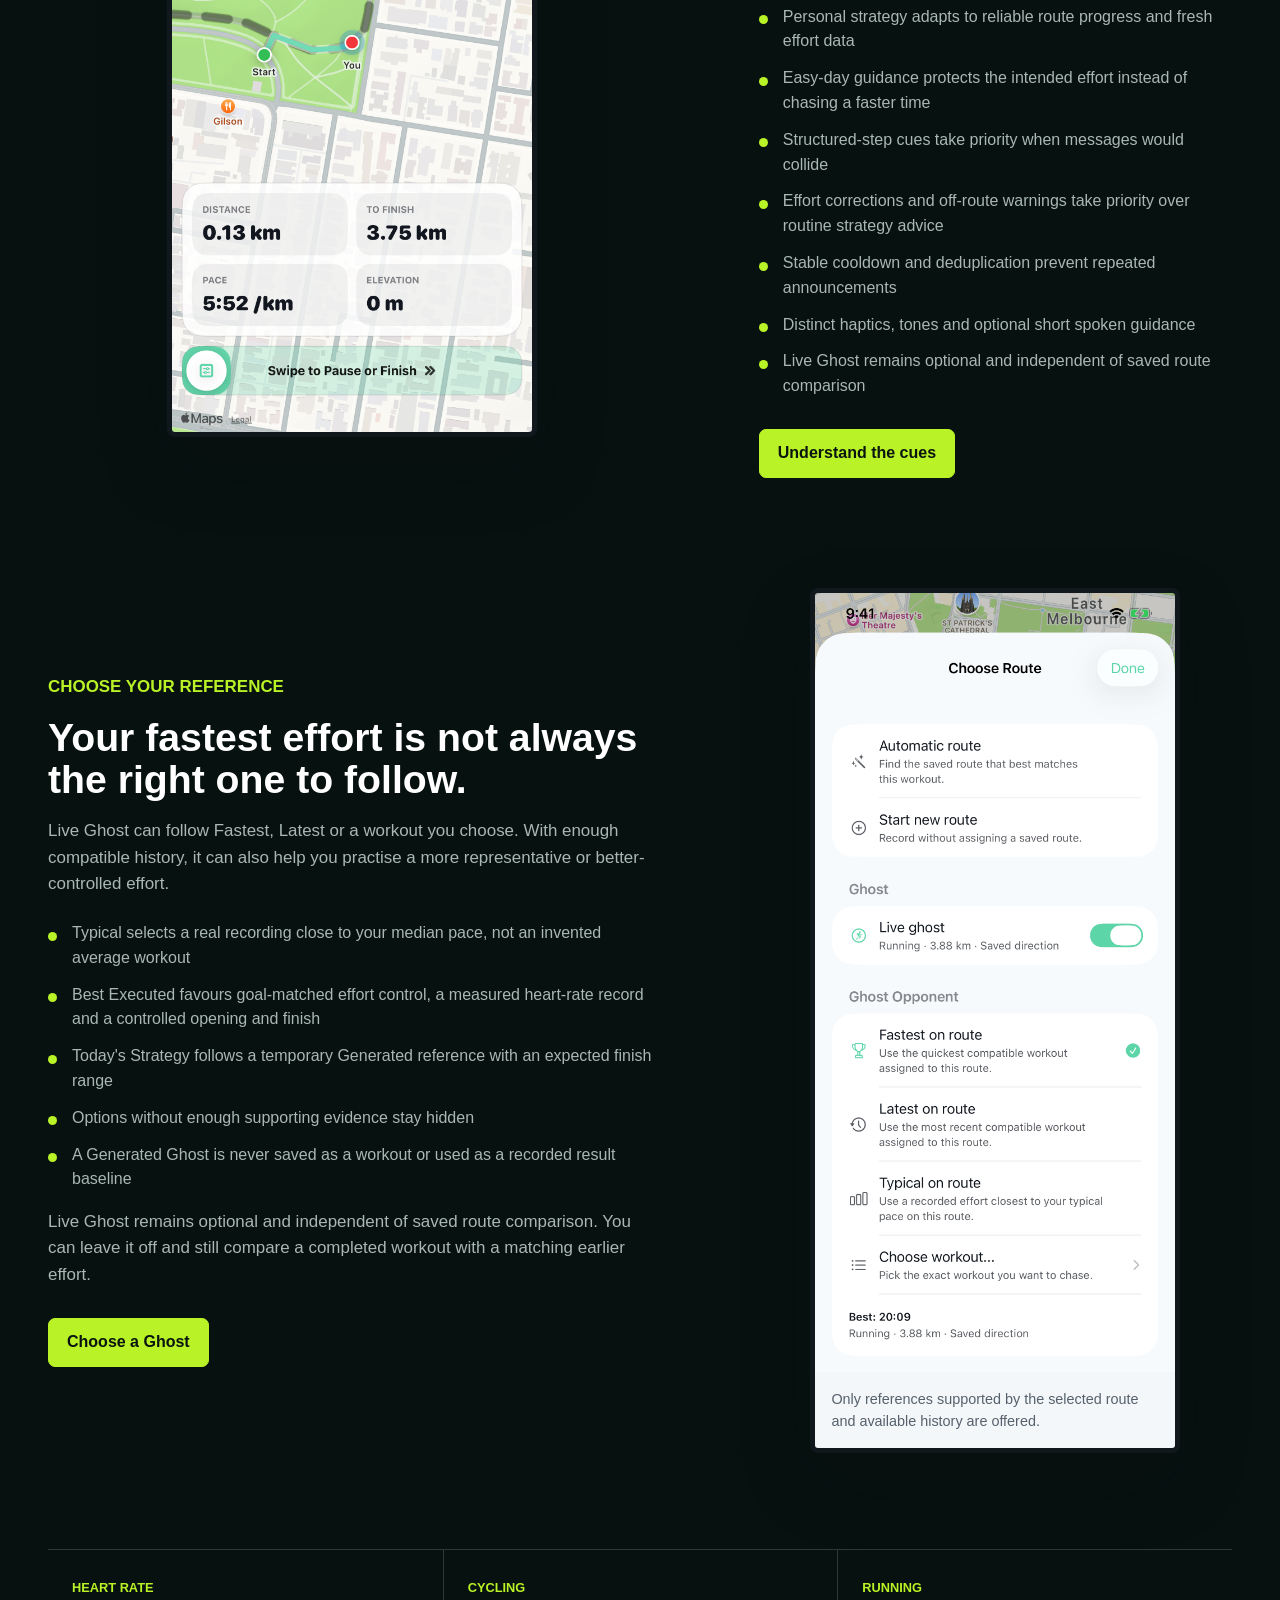
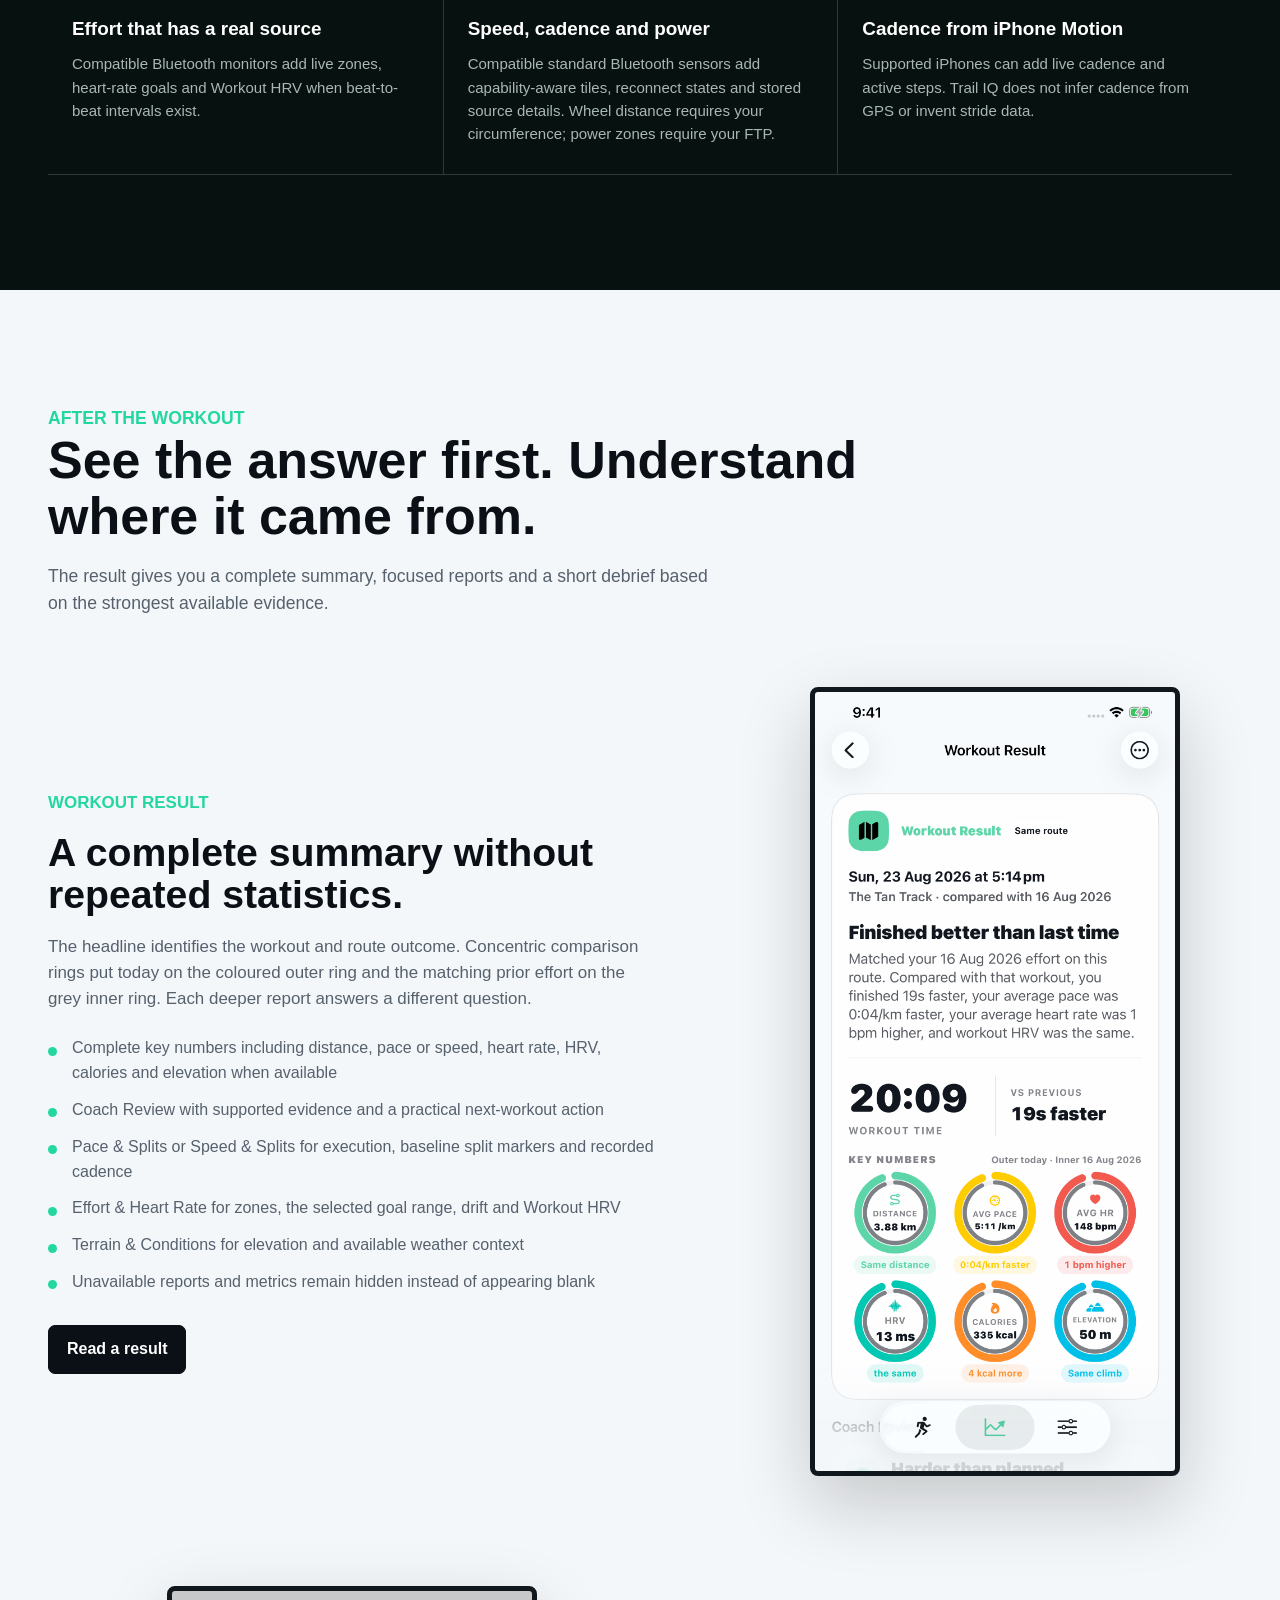
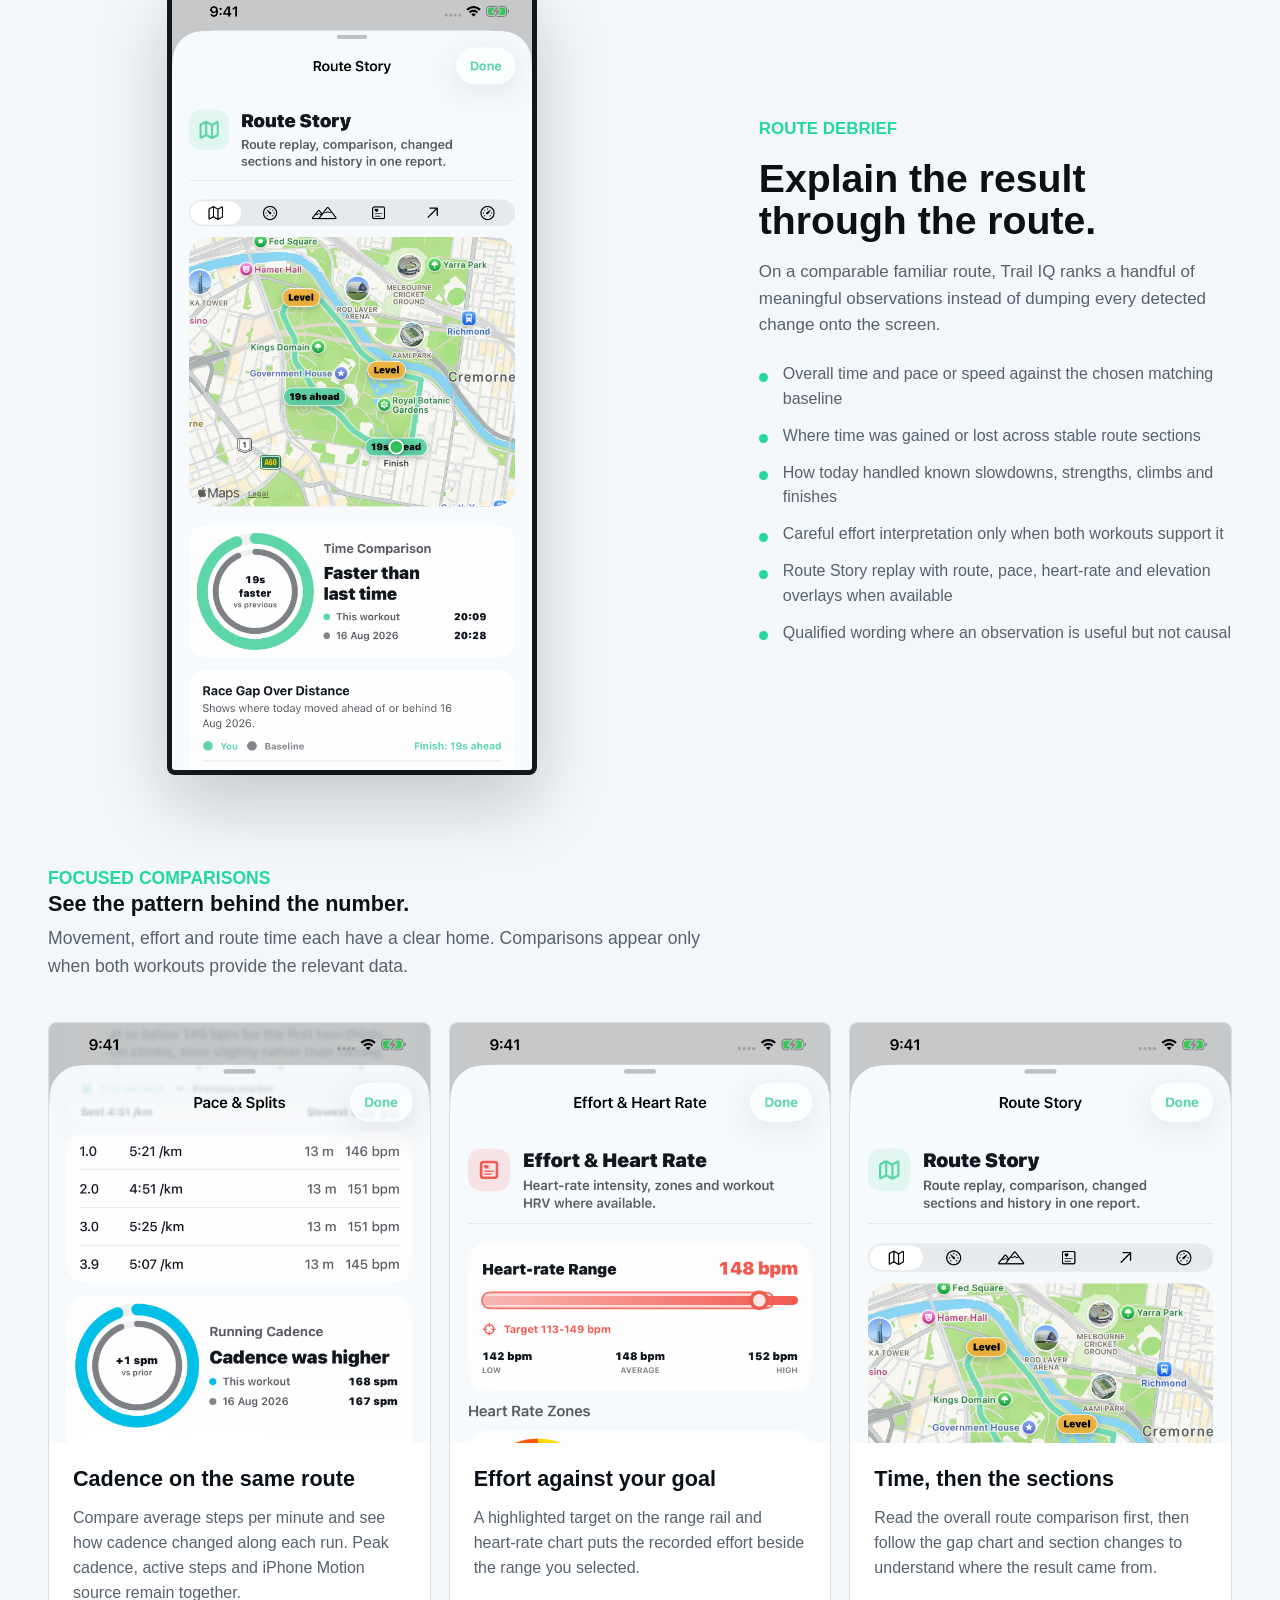
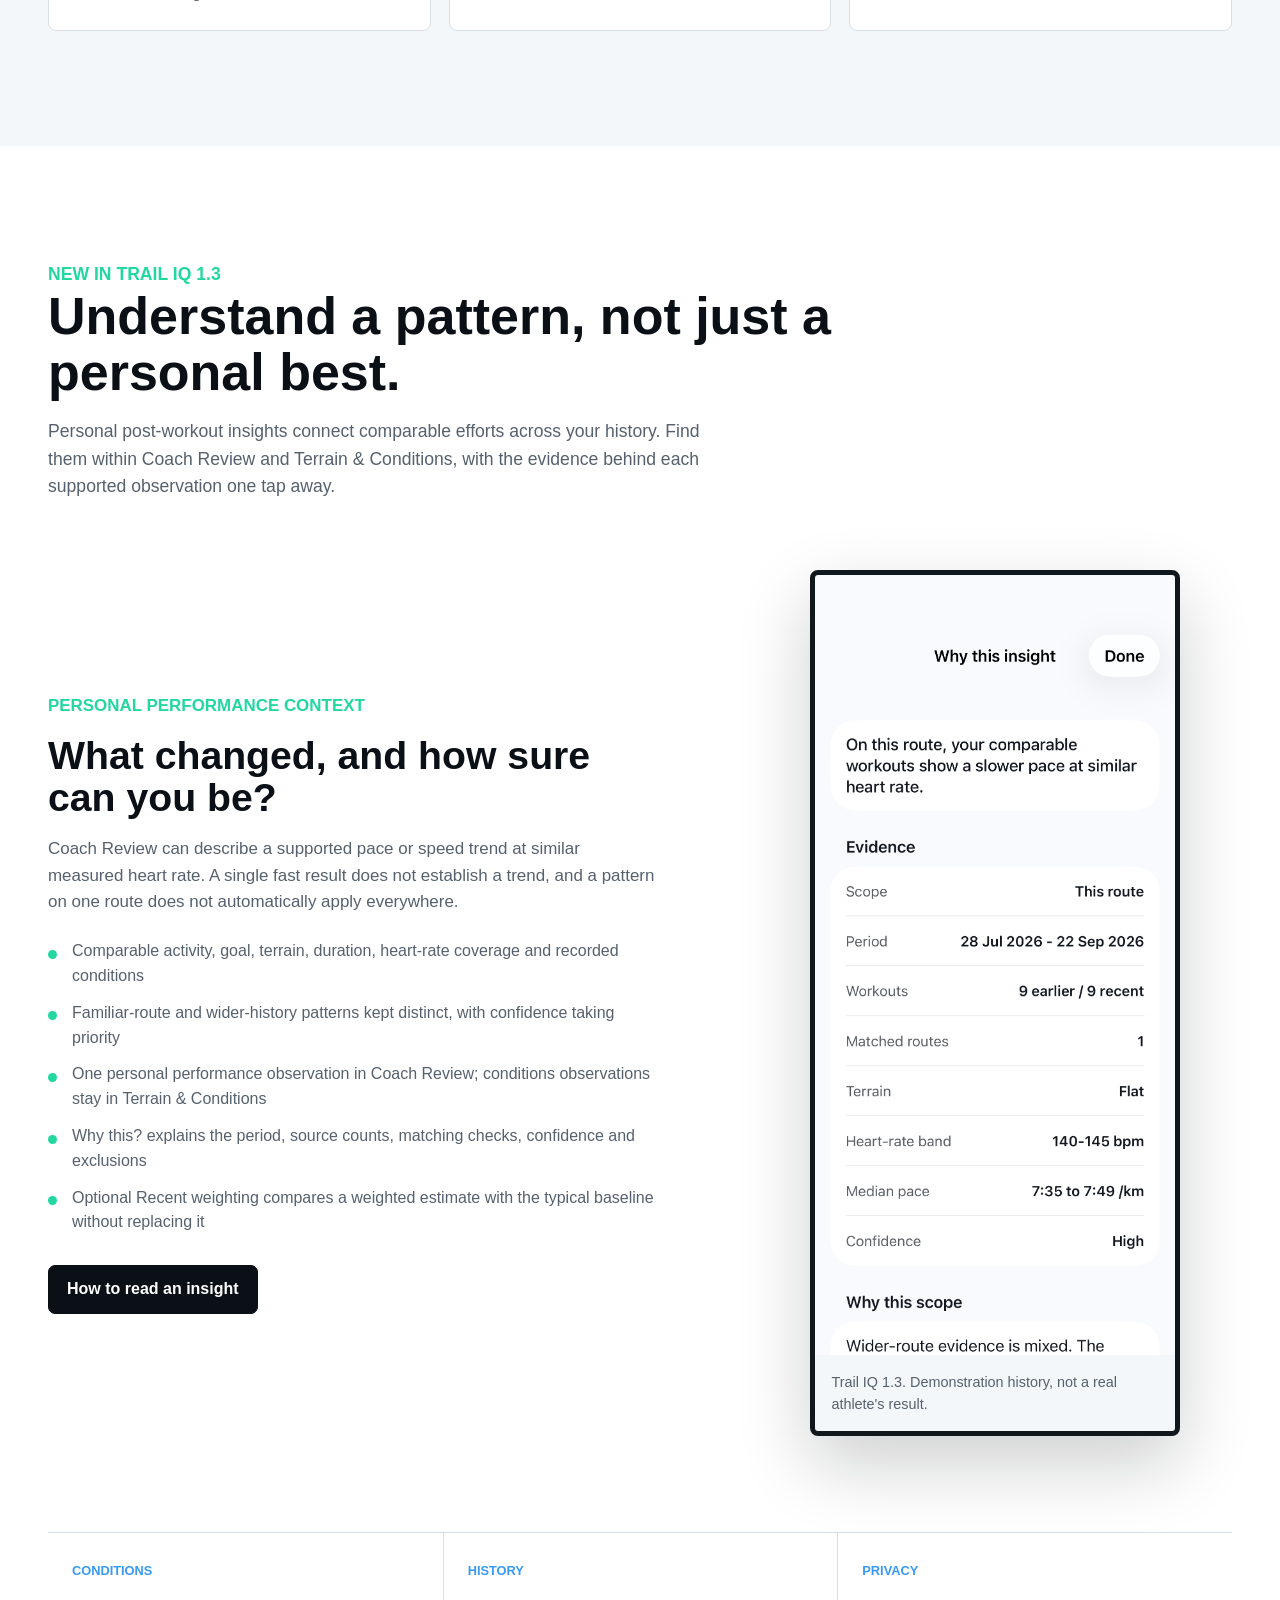
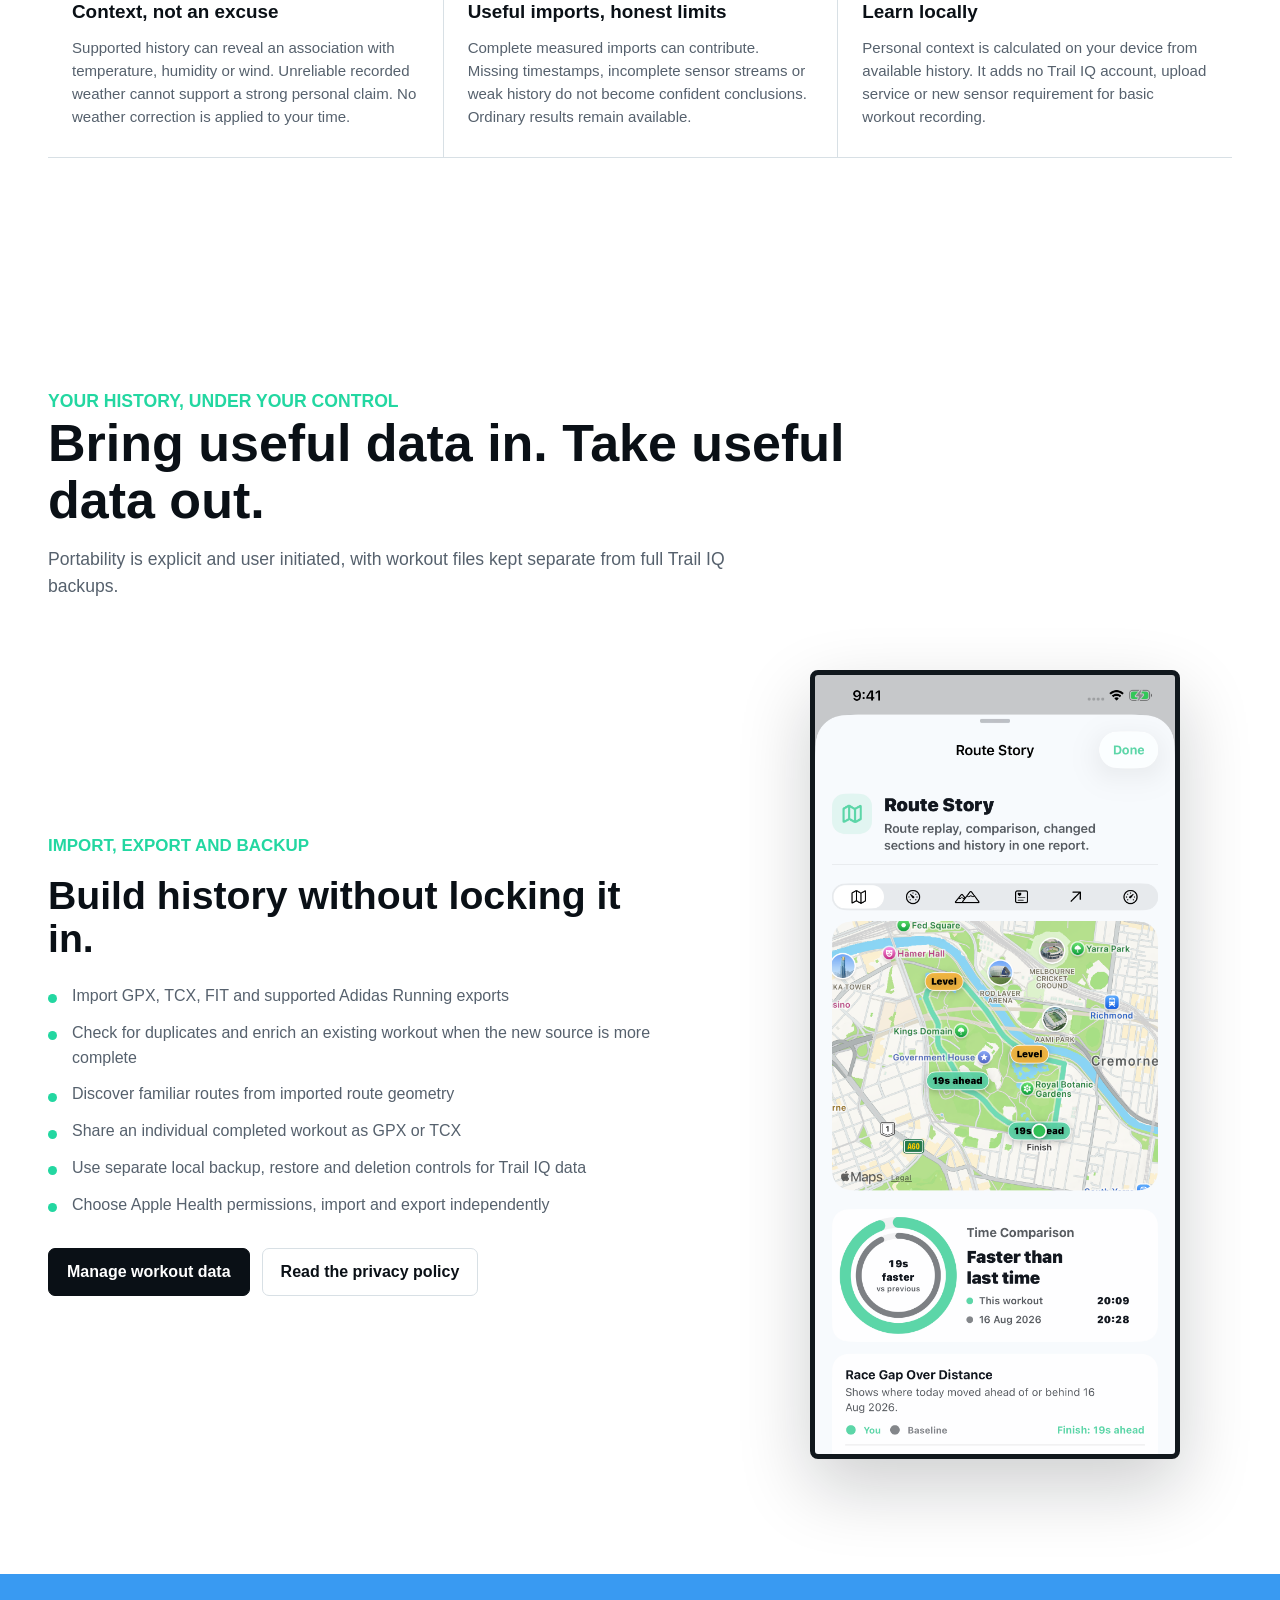
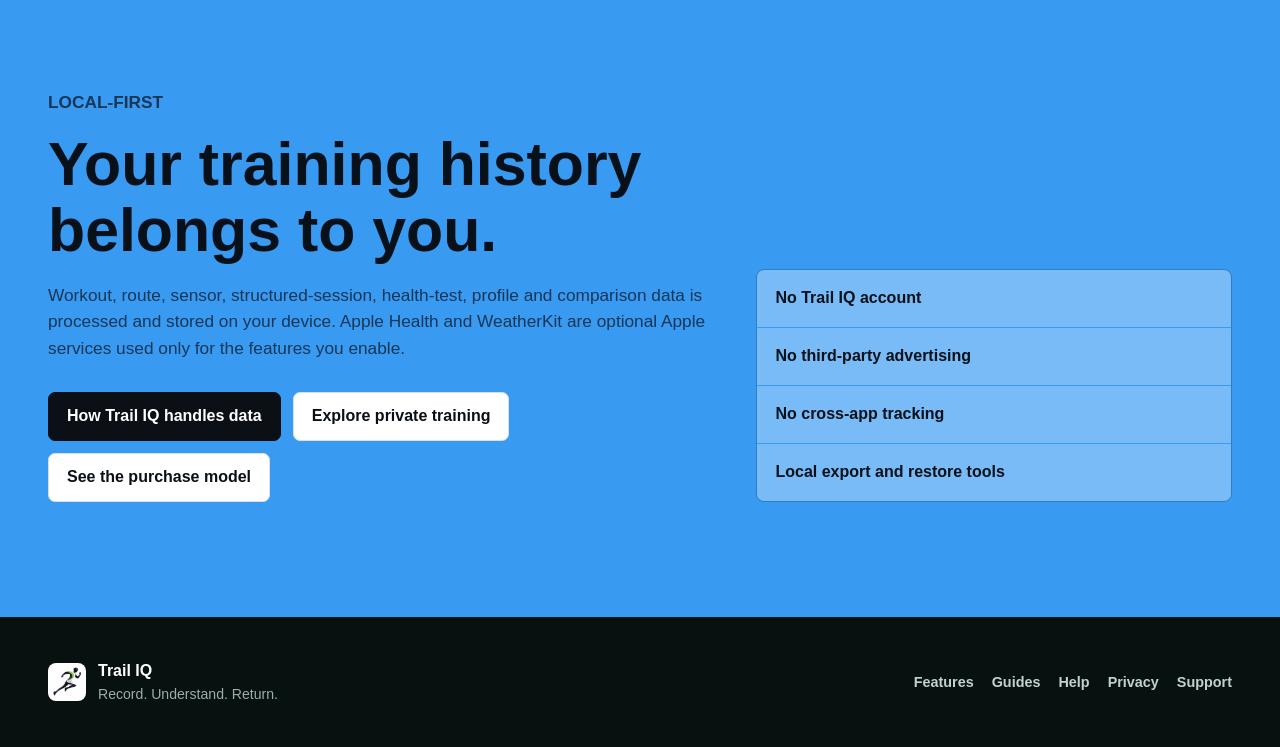
<file: features.html>
<!doctype html>
<html lang="en">
<head>
  <meta charset="utf-8">
  <meta name="viewport" content="width=device-width, initial-scale=1">
  <meta name="theme-color" content="#07110f">
  <title>Trail IQ Features | Learn from every route</title>
  <meta name="description" content="Explore Trail IQ personal route strategy, adaptive coaching, cadence comparisons, heart-rate target charts, structured workouts and local-first privacy.">
  <meta name="robots" content="index, follow">
  <link rel="canonical" href="https://trailiqapp.github.io/features.html">
  <meta property="og:type" content="website">
  <meta property="og:site_name" content="Trail IQ">
  <meta property="og:title" content="Trail IQ Features | Learn from every route">
  <meta property="og:description" content="Plan structured sessions, follow route-aware guidance and learn from personal route history without giving up control of your data.">
  <meta property="og:url" content="https://trailiqapp.github.io/features.html">
  <meta property="og:image" content="https://trailiqapp.github.io/assets/screen-comparison.png">
  <meta property="og:image:alt" content="Trail IQ comparing two workouts completed on the same route.">
  <meta name="twitter:card" content="summary_large_image">
  <meta name="twitter:title" content="Trail IQ Features | Learn from every route">
  <meta name="twitter:description" content="Plan structured sessions, follow route-aware guidance and learn from personal route history without giving up control of your data.">
  <meta name="twitter:image" content="https://trailiqapp.github.io/assets/screen-comparison.png">
  <link rel="icon" href="assets/app-icon.png">
  <link rel="stylesheet" href="assets/site.css?v=14">
  <script src="assets/site.js?v=13" defer></script>
</head>
<body>
  <nav class="site-nav on-dark" aria-label="Trail IQ public site">
    <a class="brand" href="index.html">
      <img src="assets/app-icon.png" alt="">
      <span>Trail IQ</span>
    </a>
    <div class="nav-links">
      <a href="features.html" aria-current="page">Features</a>
      <a href="guides/index.html">Guides</a>
      <a href="help.html">Help</a>
      <a href="help.html#faq">FAQ</a>
      <a href="support.html">Support</a>
    </div>
  </nav>

  <main>
    <header class="page-hero">
      <div class="hero-inner">
        <p class="eyebrow">Features</p>
        <h1>Built around the routes you repeat.</h1>
        <p class="lede">Plan the work, understand the route ahead, stay oriented while moving and learn from what actually happened.</p>
        <p class="lede"><a href="#personal-history">New in v1.3: personal insights with evidence.</a></p>
      </div>
    </header>

    <nav class="journey-nav" aria-label="Feature journey">
      <div class="journey-nav-inner">
        <a href="#before"><span>01</span><strong>Before</strong><small>Route and session</small></a>
        <a href="#during"><span>02</span><strong>During</strong><small>Guidance and sensors</small></a>
        <a href="#after"><span>03</span><strong>After</strong><small>Result and debrief</small></a>
        <a href="#control"><span>04</span><strong>Control</strong><small>Import, export and privacy</small></a>
      </div>
    </nav>

    <section id="before" class="section feature-stage">
      <div class="section-inner">
        <div class="section-heading stage-heading">
          <p class="eyebrow">Before the workout</p>
          <h2>Know what is coming. Choose what you want to do about it.</h2>
          <p>Trail IQ brings the route, your own comparable history and the intended session together before you start.</p>
        </div>

        <article class="feature-detail">
          <div class="feature-copy">
            <p class="eyebrow">Route Memory 2.0</p>
            <h3>A familiar route becomes personal training context.</h3>
            <p>Save a route, import earlier workouts or let Trail IQ recognise a familiar path. Comparable efforts of the same activity type build an explainable picture of the route and how you tend to handle it.</p>
            <ul>
              <li>Stable sections based on terrain and repeated performance changes</li>
              <li>Best, latest and typical times for familiar routes</li>
              <li>Multiple recurring slowdowns, strengths, climbs, recoveries and finish patterns</li>
              <li>A ranked lookahead of the few upcoming moments worth knowing about</li>
              <li>Personal claims only when enough comparable evidence supports them</li>
              <li>Conservative guidance for new, partial or reverse route matches</li>
            </ul>
            <div class="actions">
              <a class="button" href="compare-runs-same-route/index.html">How same-route comparison works</a>
              <a class="button outline" href="help.html#routes">Use routes</a>
            </div>
          </div>
          <figure class="single-screen">
            <img src="assets/screen-routes.png" alt="Trail IQ route library showing saved routes and their workout history.">
          </figure>
        </article>

        <article class="feature-detail reverse" id="route-strategy">
          <div class="feature-copy">
            <p class="eyebrow">Personal route strategy</p>
            <h3>A plan for this route, based on your own history.</h3>
            <p>Choose a familiar route and an effort goal. With enough comparable workouts, Today's Strategy suggests how to open, which sections deserve care and where you have shown room to build.</p>
            <ul>
              <li>An opening approach matched to today's goal</li>
              <li>Protect, Hold or Push advice for supported route sections</li>
              <li>An expected finish range when the evidence supports one</li>
              <li>A clear definition of success for an easy, steady or hard effort</li>
              <li>Confidence and a Why this strategy explanation you can inspect</li>
            </ul>
            <p>Personal strategy needs at least five comparable same-activity efforts and a selected goal. A new route can still show terrain context while its history grows.</p>
            <div class="actions">
              <a class="button" href="help.html#route-strategy">Use your route strategy</a>
            </div>
          </div>
          <figure class="single-screen">
            <img src="assets/screen-strategy.png" alt="Trail IQ Ready route briefing for The Tan Track, using comparable previous runs.">
            <figcaption>The route briefing is shown here. Personal strategy adds goal-specific advice when the required evidence is available.</figcaption>
          </figure>
        </article>

        <article class="feature-detail">
          <div class="feature-copy">
            <p class="eyebrow">Structured workouts</p>
            <h3>Give the session a useful shape.</h3>
            <p>Start with a practical template or build a reusable sequence of warm-up, work, recovery and cool-down steps. The builder stays focused on sessions people can understand and repeat.</p>
            <ul>
              <li>Quick starts for common easy, tempo and interval sessions</li>
              <li>Time, distance or manual steps with repeat groups</li>
              <li>Reorder, duplicate and edit steps without rebuilding the session</li>
              <li>Pace, speed, heart-rate-zone and cycling-power targets when supported</li>
              <li>Pause, resume, skip and relaunch-safe step progress</li>
              <li>Route context can warn that a hard step meets a climb or familiar section</li>
              <li>The route never silently changes or moves your prescribed workout</li>
            </ul>
            <p>Structured sessions are optional. Turn off Show Session Selector in Workout Setup for a simpler start screen; your saved sessions remain available when you turn it back on.</p>
            <div class="actions">
              <a class="button" href="help.html#structured-sessions">Build a session</a>
            </div>
          </div>
          <figure class="single-screen">
            <img src="assets/screen-session.png" alt="Trail IQ Workout Session screen with quick starts and saved structured sessions.">
          </figure>
        </article>

        <article class="feature-detail">
          <div class="feature-copy">
            <p class="eyebrow">Training context</p>
            <h3>Use the recent picture without a mystery score.</h3>
            <p>Training Load explains the work behind its label. Optional Recovery Context compares fresh Apple Health signals with your own recent ranges and stays hidden when the evidence is not useful.</p>
            <ul>
              <li>Seven-day load compared with the preceding 28-day weekly average</li>
              <li>Workout count, recent hard sessions and time since the last workout</li>
              <li>Measured heart-rate zones or clearly labelled workout-goal fallback</li>
              <li>Optional resting heart rate, HRV and sleep against personal baselines</li>
              <li>Freshness and minimum-history checks for every recovery signal</li>
              <li>No opaque readiness score or medical assessment</li>
            </ul>
            <div class="actions">
              <a class="button" href="help.html#results">Read training context</a>
            </div>
          </div>
          <figure class="single-screen">
            <img src="assets/screen-trends.png" alt="Trail IQ Results screen showing aligned fitness snapshot donuts and workload trends.">
          </figure>
        </article>
      </div>
    </section>

    <section id="during" class="section feature-stage band-dark">
      <div class="section-inner">
        <div class="section-heading stage-heading">
          <p class="eyebrow">During the workout</p>
          <h2>Keep the next useful thing in view.</h2>
          <p>Live information is prioritised around the route, the current session step and the data that is genuinely available.</p>
        </div>

        <article class="feature-detail">
          <div class="feature-copy">
            <p class="eyebrow">Practical navigation</p>
            <h3>Know where you are and what remains.</h3>
            <p>The map-first workout screen uses one direction-aware route position for progress, remaining work and finish detection.</p>
            <ul>
              <li>Distance and ascent remaining on an assigned route</li>
              <li>Elevation profile with current route progress</li>
              <li>The next meaningful bend without pretending to provide road navigation</li>
              <li>Off-route distance and a restrained direction for rejoining ahead</li>
              <li>Automatic finish only after credible progress through the finish area</li>
              <li>A clear confirmation when automatic finish saves the workout</li>
            </ul>
          </div>
          <figure class="single-screen">
            <img src="assets/screen-live.png" alt="Trail IQ live workout following a real route with distance remaining.">
          </figure>
        </article>

        <article class="feature-detail reverse">
          <div class="feature-copy">
            <p class="eyebrow">Route-aware coaching</p>
            <h3>Hear the most useful supported message.</h3>
            <p>Trail IQ can combine what is ahead, how your stronger efforts handled it and how today is unfolding. Optional speech turns a supported Protect, Hold or Push recommendation into a short action. When personal evidence is weak, it falls back to a neutral route fact or stays quiet.</p>
            <ul>
              <li>Route fact, personal history or current-execution context according to evidence</li>
              <li>Section cues ranked by importance and proximity</li>
              <li>Personal strategy adapts to reliable route progress and fresh effort data</li>
              <li>Easy-day guidance protects the intended effort instead of chasing a faster time</li>
              <li>Structured-step cues take priority when messages would collide</li>
              <li>Effort corrections and off-route warnings take priority over routine strategy advice</li>
              <li>Stable cooldown and deduplication prevent repeated announcements</li>
              <li>Distinct haptics, tones and optional short spoken guidance</li>
              <li>Live Ghost remains optional and independent of saved route comparison</li>
            </ul>
            <div class="actions">
              <a class="button bright" href="help.html#coaching">Understand the cues</a>
            </div>
          </div>
          <figure class="single-screen">
            <img src="assets/screen-ghost.png" alt="Trail IQ live workout with an optional Ghost comparison on a real route.">
          </figure>
        </article>

        <article class="feature-detail" id="ghost-references">
          <div class="feature-copy">
            <p class="eyebrow">Choose your reference</p>
            <h3>Your fastest effort is not always the right one to follow.</h3>
            <p>Live Ghost can follow Fastest, Latest or a workout you choose. With enough compatible history, it can also help you practise a more representative or better-controlled effort.</p>
            <ul>
              <li>Typical selects a real recording close to your median pace, not an invented average workout</li>
              <li>Best Executed favours goal-matched effort control, a measured heart-rate record and a controlled opening and finish</li>
              <li>Today's Strategy follows a temporary Generated reference with an expected finish range</li>
              <li>Options without enough supporting evidence stay hidden</li>
              <li>A Generated Ghost is never saved as a workout or used as a recorded result baseline</li>
            </ul>
            <p>Live Ghost remains optional and independent of saved route comparison. You can leave it off and still compare a completed workout with a matching earlier effort.</p>
            <div class="actions"><a class="button bright" href="help.html#live-ghost">Choose a Ghost</a></div>
          </div>
          <figure class="single-screen">
            <img src="assets/screen-ghost-options.png" alt="Trail IQ Ghost picker showing available recorded references, including Typical on route.">
            <figcaption>Only references supported by the selected route and available history are offered.</figcaption>
          </figure>
        </article>

        <div class="capability-grid on-dark" aria-label="Optional live sensor capabilities">
          <div class="capability-item">
            <span>Heart rate</span>
            <strong>Effort that has a real source</strong>
            <p>Compatible Bluetooth monitors add live zones, heart-rate goals and Workout HRV when beat-to-beat intervals exist.</p>
          </div>
          <div class="capability-item">
            <span>Cycling</span>
            <strong>Speed, cadence and power</strong>
            <p>Compatible standard Bluetooth sensors add capability-aware tiles, reconnect states and stored source details. Wheel distance requires your circumference; power zones require your FTP.</p>
          </div>
          <div class="capability-item">
            <span>Running</span>
            <strong>Cadence from iPhone Motion</strong>
            <p>Supported iPhones can add live cadence and active steps. Trail IQ does not infer cadence from GPS or invent stride data.</p>
          </div>
        </div>
      </div>
    </section>

    <section id="after" class="section feature-stage">
      <div class="section-inner">
        <div class="section-heading stage-heading">
          <p class="eyebrow">After the workout</p>
          <h2>See the answer first. Understand where it came from.</h2>
          <p>The result gives you a complete summary, focused reports and a short debrief based on the strongest available evidence.</p>
        </div>

        <article class="feature-detail">
          <div class="feature-copy">
            <p class="eyebrow">Workout Result</p>
            <h3>A complete summary without repeated statistics.</h3>
            <p>The headline identifies the workout and route outcome. Concentric comparison rings put today on the coloured outer ring and the matching prior effort on the grey inner ring. Each deeper report answers a different question.</p>
            <ul>
              <li>Complete key numbers including distance, pace or speed, heart rate, HRV, calories and elevation when available</li>
              <li>Coach Review with supported evidence and a practical next-workout action</li>
              <li>Pace &amp; Splits or Speed &amp; Splits for execution, baseline split markers and recorded cadence</li>
              <li>Effort &amp; Heart Rate for zones, the selected goal range, drift and Workout HRV</li>
              <li>Terrain &amp; Conditions for elevation and available weather context</li>
              <li>Unavailable reports and metrics remain hidden instead of appearing blank</li>
            </ul>
            <div class="actions">
              <a class="button" href="help.html#results">Read a result</a>
            </div>
          </div>
          <figure class="single-screen">
            <img src="assets/screen-result.png" alt="Trail IQ Workout Result with a same-route outcome and complete key metrics.">
          </figure>
        </article>

        <article class="feature-detail reverse">
          <div class="feature-copy">
            <p class="eyebrow">Route debrief</p>
            <h3>Explain the result through the route.</h3>
            <p>On a comparable familiar route, Trail IQ ranks a handful of meaningful observations instead of dumping every detected change onto the screen.</p>
            <ul>
              <li>Overall time and pace or speed against the chosen matching baseline</li>
              <li>Where time was gained or lost across stable route sections</li>
              <li>How today handled known slowdowns, strengths, climbs and finishes</li>
              <li>Careful effort interpretation only when both workouts support it</li>
              <li>Route Story replay with route, pace, heart-rate and elevation overlays when available</li>
              <li>Qualified wording where an observation is useful but not causal</li>
            </ul>
          </div>
          <figure class="single-screen">
            <img src="assets/screen-comparison.png" alt="Trail IQ Route Story explaining overall and section-level changes.">
          </figure>
        </article>

        <div class="section-heading report-gallery-heading">
          <p class="eyebrow">Focused comparisons</p>
          <h3>See the pattern behind the number.</h3>
          <p>Movement, effort and route time each have a clear home. Comparisons appear only when both workouts provide the relevant data.</p>
        </div>
        <div class="showcase-grid">
          <article class="showcase">
            <div class="showcase-media"><img src="assets/screen-cadence.png" alt="Running cadence compared with a prior run using concentric rings and cadence over route progress."></div>
            <div class="showcase-copy"><h3>Cadence on the same route</h3><p>Compare average steps per minute and see how cadence changed along each run. Peak cadence, active steps and iPhone Motion source remain together.</p></div>
          </article>
          <article class="showcase">
            <div class="showcase-media"><img src="assets/screen-effort.png" alt="Trail IQ heart-rate range with the selected effort target highlighted and a zone distribution donut."></div>
            <div class="showcase-copy"><h3>Effort against your goal</h3><p>A highlighted target on the range rail and heart-rate chart puts the recorded effort beside the range you selected.</p></div>
          </article>
          <article class="showcase">
            <div class="showcase-media"><img src="assets/screen-comparison.png" alt="Trail IQ Route Story showing the time comparison with an earlier run before section-level changes."></div>
            <div class="showcase-copy"><h3>Time, then the sections</h3><p>Read the overall route comparison first, then follow the gap chart and section changes to understand where the result came from.</p></div>
          </article>
        </div>
      </div>
    </section>

    <section id="personal-history" class="section feature-stage release-band">
      <div class="section-inner">
        <div class="section-heading stage-heading">
          <p class="eyebrow">New in Trail IQ 1.3</p>
          <h2>Understand a pattern, not just a personal best.</h2>
          <p>Personal post-workout insights connect comparable efforts across your history. Find them within Coach Review and Terrain &amp; Conditions, with the evidence behind each supported observation one tap away.</p>
        </div>
        <article class="feature-detail">
          <div class="feature-copy">
            <p class="eyebrow">Personal performance context</p>
            <h3>What changed, and how sure can you be?</h3>
            <p>Coach Review can describe a supported pace or speed trend at similar measured heart rate. A single fast result does not establish a trend, and a pattern on one route does not automatically apply everywhere.</p>
            <ul>
              <li>Comparable activity, goal, terrain, duration, heart-rate coverage and recorded conditions</li>
              <li>Familiar-route and wider-history patterns kept distinct, with confidence taking priority</li>
              <li>One personal performance observation in Coach Review; conditions observations stay in Terrain &amp; Conditions</li>
              <li>Why this? explains the period, source counts, matching checks, confidence and exclusions</li>
              <li>Optional Recent weighting compares a weighted estimate with the typical baseline without replacing it</li>
            </ul>
            <div class="actions"><a class="button" href="help.html#personal-insights">How to read an insight</a></div>
          </div>
          <figure class="single-screen">
            <img src="assets/screen-personal-evidence.png" width="1125" height="2436" loading="lazy" alt="Native Trail IQ personal evidence view with synthetic workout counts, scope, period and confidence.">
            <figcaption>Trail IQ 1.3. Demonstration history, not a real athlete's result.</figcaption>
          </figure>
        </article>
        <div class="capability-grid">
          <div class="capability-item"><span>Conditions</span><strong>Context, not an excuse</strong><p>Supported history can reveal an association with temperature, humidity or wind. Unreliable recorded weather cannot support a strong personal claim. No weather correction is applied to your time.</p></div>
          <div class="capability-item"><span>History</span><strong>Useful imports, honest limits</strong><p>Complete measured imports can contribute. Missing timestamps, incomplete sensor streams or weak history do not become confident conclusions. Ordinary results remain available.</p></div>
          <div class="capability-item"><span>Privacy</span><strong>Learn locally</strong><p>Personal context is calculated on your device from available history. It adds no Trail IQ account, upload service or new sensor requirement for basic workout recording.</p></div>
        </div>
      </div>
    </section>

    <section id="control" class="section feature-stage release-band">
      <div class="section-inner">
        <div class="section-heading stage-heading">
          <p class="eyebrow">Your history, under your control</p>
          <h2>Bring useful data in. Take useful data out.</h2>
          <p>Portability is explicit and user initiated, with workout files kept separate from full Trail IQ backups.</p>
        </div>

        <article class="feature-detail">
          <div class="feature-copy">
            <p class="eyebrow">Import, export and backup</p>
            <h3>Build history without locking it in.</h3>
            <ul>
              <li>Import GPX, TCX, FIT and supported Adidas Running exports</li>
              <li>Check for duplicates and enrich an existing workout when the new source is more complete</li>
              <li>Discover familiar routes from imported route geometry</li>
              <li>Share an individual completed workout as GPX or TCX</li>
              <li>Use separate local backup, restore and deletion controls for Trail IQ data</li>
              <li>Choose Apple Health permissions, import and export independently</li>
            </ul>
            <div class="actions">
              <a class="button" href="help.html#data">Manage workout data</a>
              <a class="button outline" href="privacy.html">Read the privacy policy</a>
            </div>
          </div>
          <figure class="single-screen">
            <img src="assets/screen-replay.png" alt="Trail IQ Route Story replay showing the real Tan Track route and its time comparison.">
          </figure>
        </article>
      </div>
    </section>

    <section class="section privacy-band">
      <div class="section-inner privacy-layout">
        <div>
          <p class="eyebrow">Local-first</p>
          <h2>Your training history belongs to you.</h2>
          <p>Workout, route, sensor, structured-session, health-test, profile and comparison data is processed and stored on your device. Apple Health and WeatherKit are optional Apple services used only for the features you enable.</p>
          <div class="actions">
            <a class="button" href="privacy.html">How Trail IQ handles data</a>
            <a class="button outline" href="private-running-app/index.html">Explore private training</a>
            <a class="button outline" href="no-subscription-running-app/index.html">See the purchase model</a>
          </div>
        </div>
        <div class="privacy-facts">
          <div class="privacy-fact">No Trail IQ account</div>
          <div class="privacy-fact">No third-party advertising</div>
          <div class="privacy-fact">No cross-app tracking</div>
          <div class="privacy-fact">Local export and restore tools</div>
        </div>
      </div>
    </section>
  </main>

  <footer class="site-footer">
    <div class="footer-inner">
      <div class="footer-brand">
        <img src="assets/app-icon.png" alt="">
        <div>
          <strong>Trail IQ</strong>
          <span>Record. Understand. Return.</span>
        </div>
      </div>
      <div class="footer-links">
        <a href="features.html" aria-current="page">Features</a>
        <a href="guides/index.html">Guides</a>
        <a href="help.html">Help</a>
        <a href="privacy.html">Privacy</a>
        <a href="support.html">Support</a>
      </div>
    </div>
  </footer>
</body>
</html>
</file>
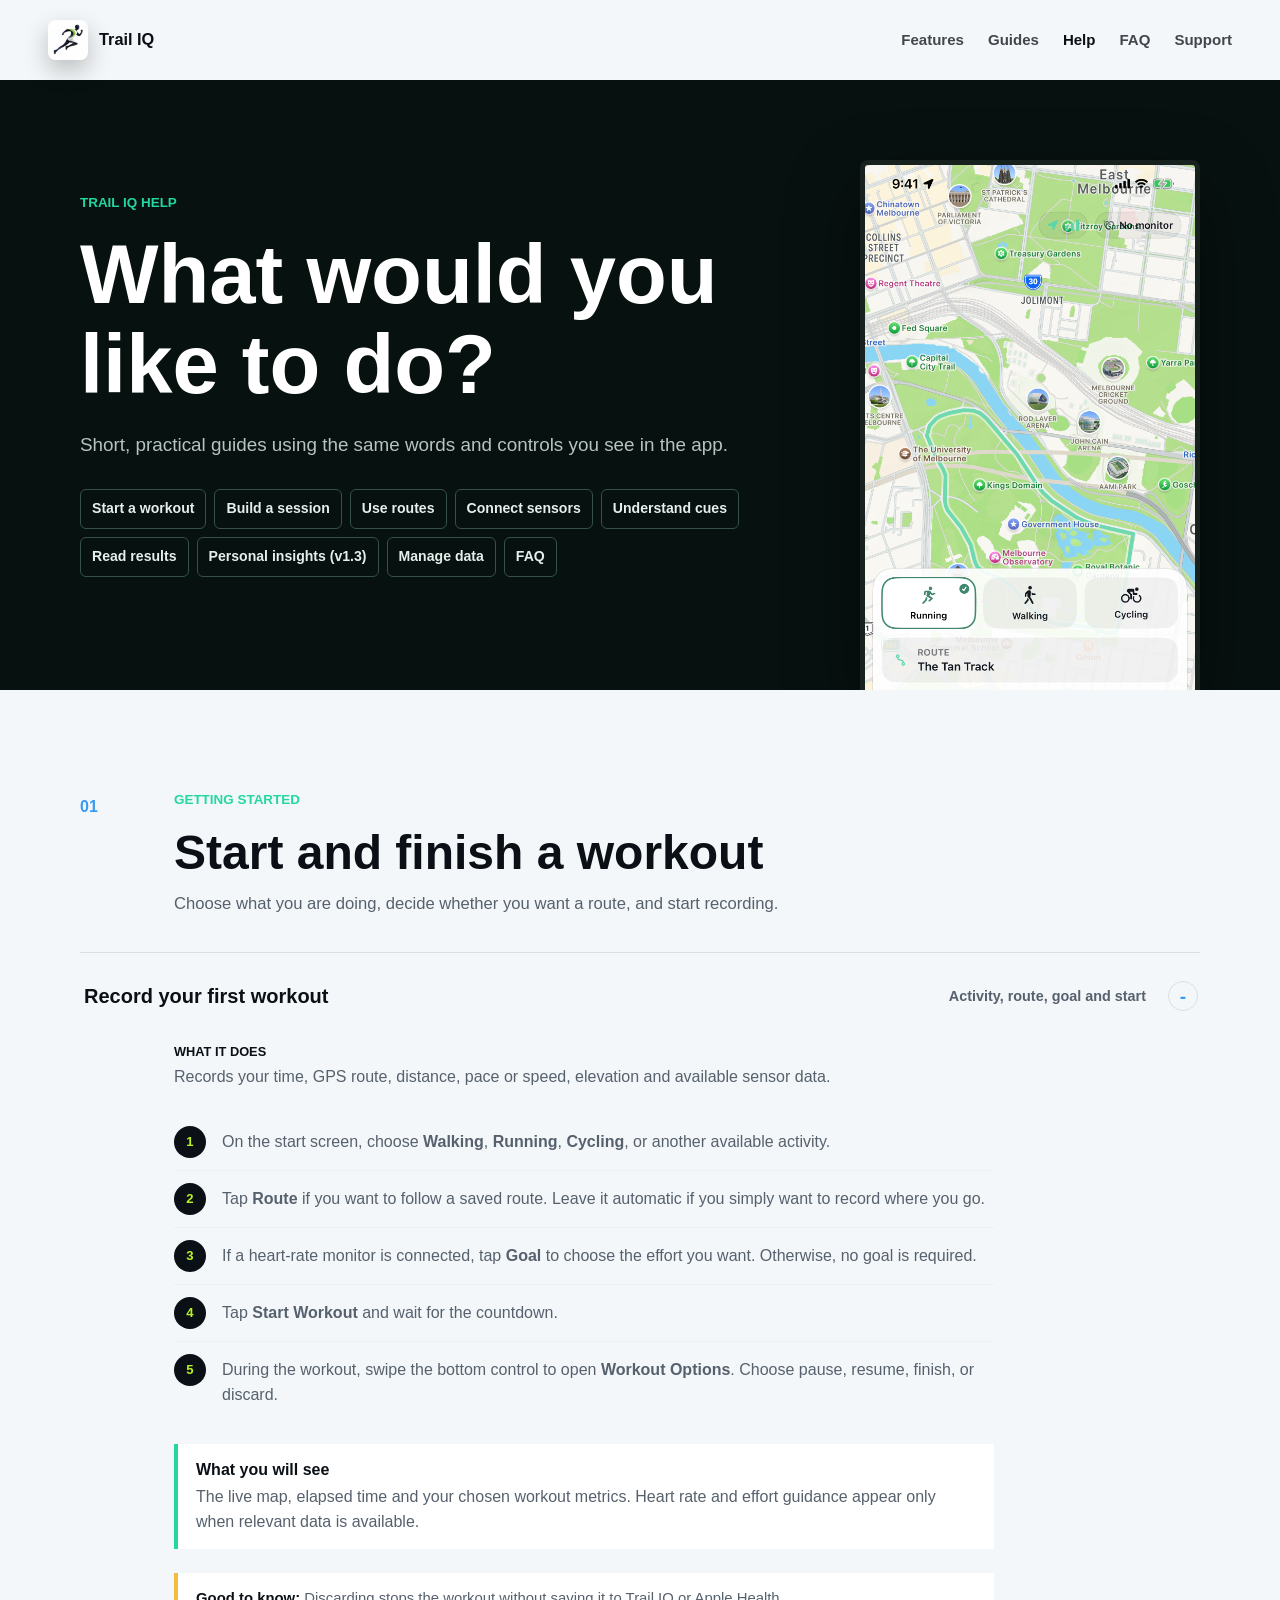
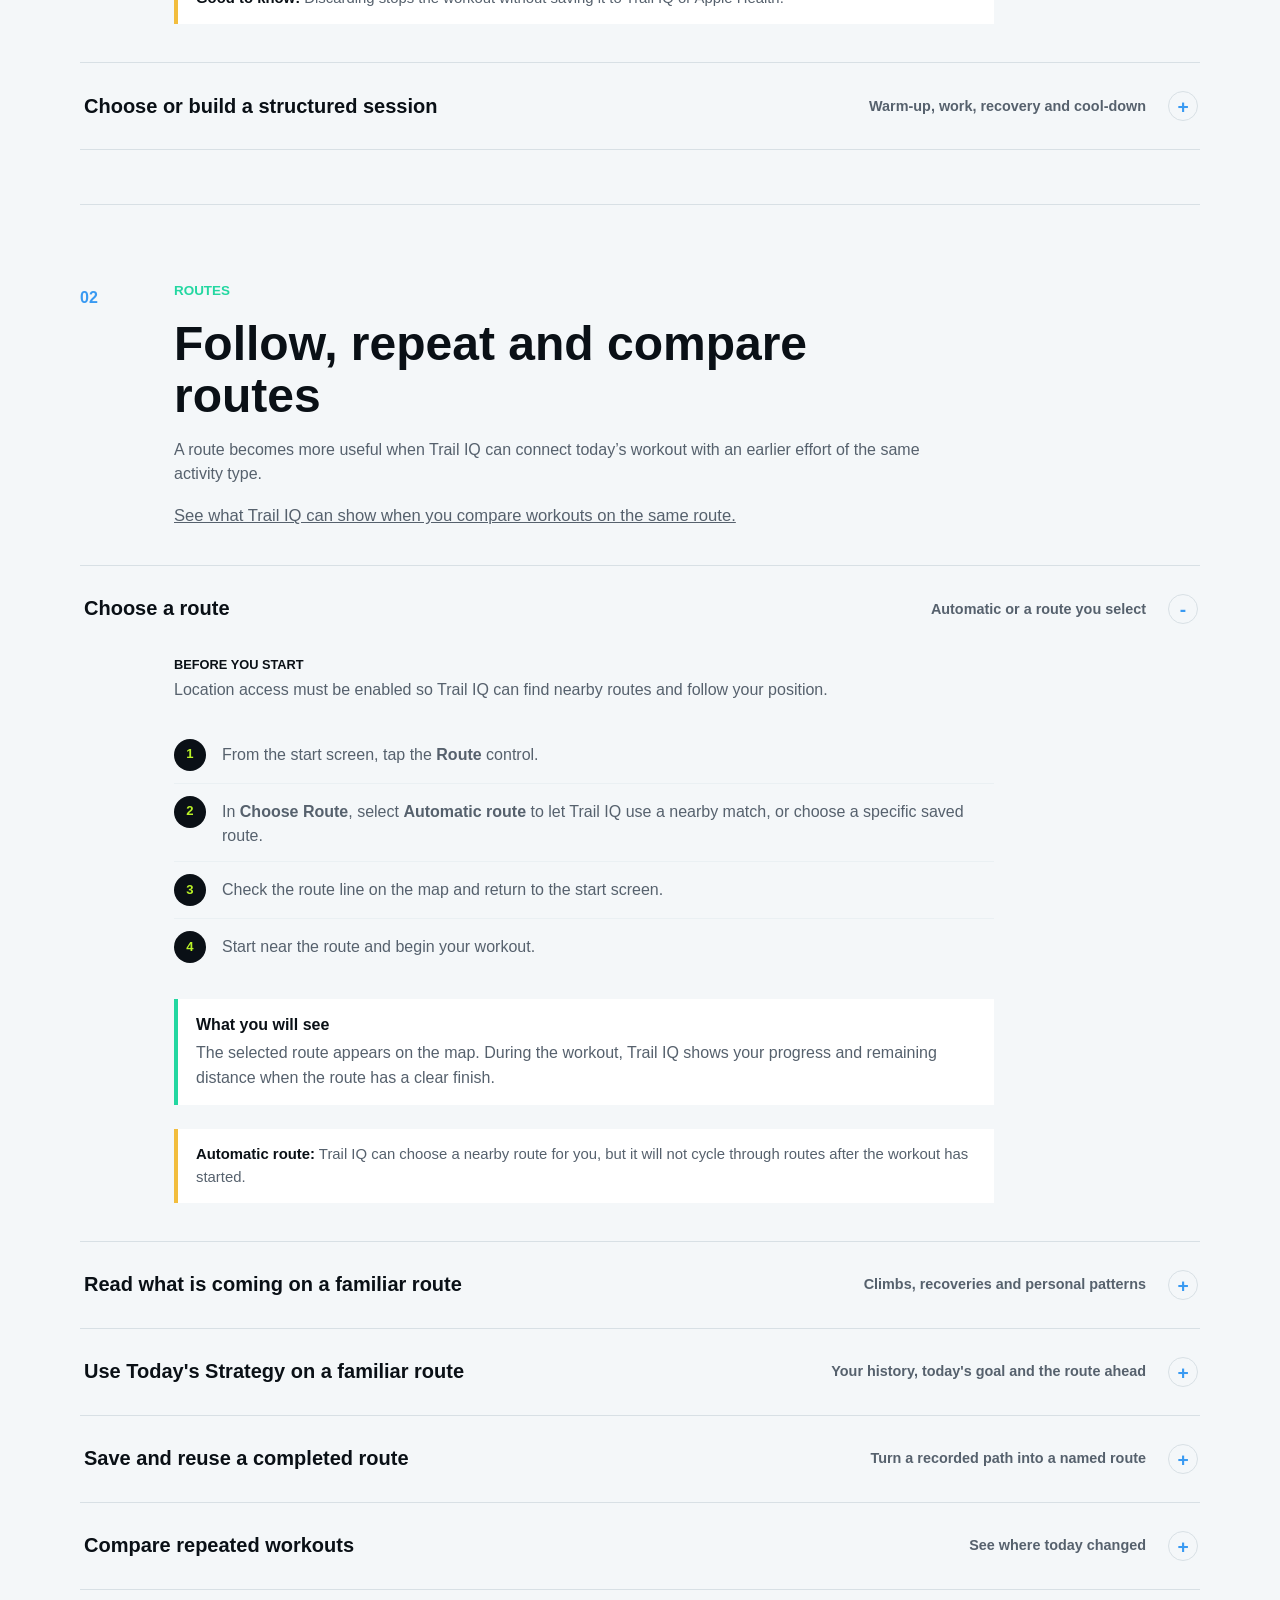
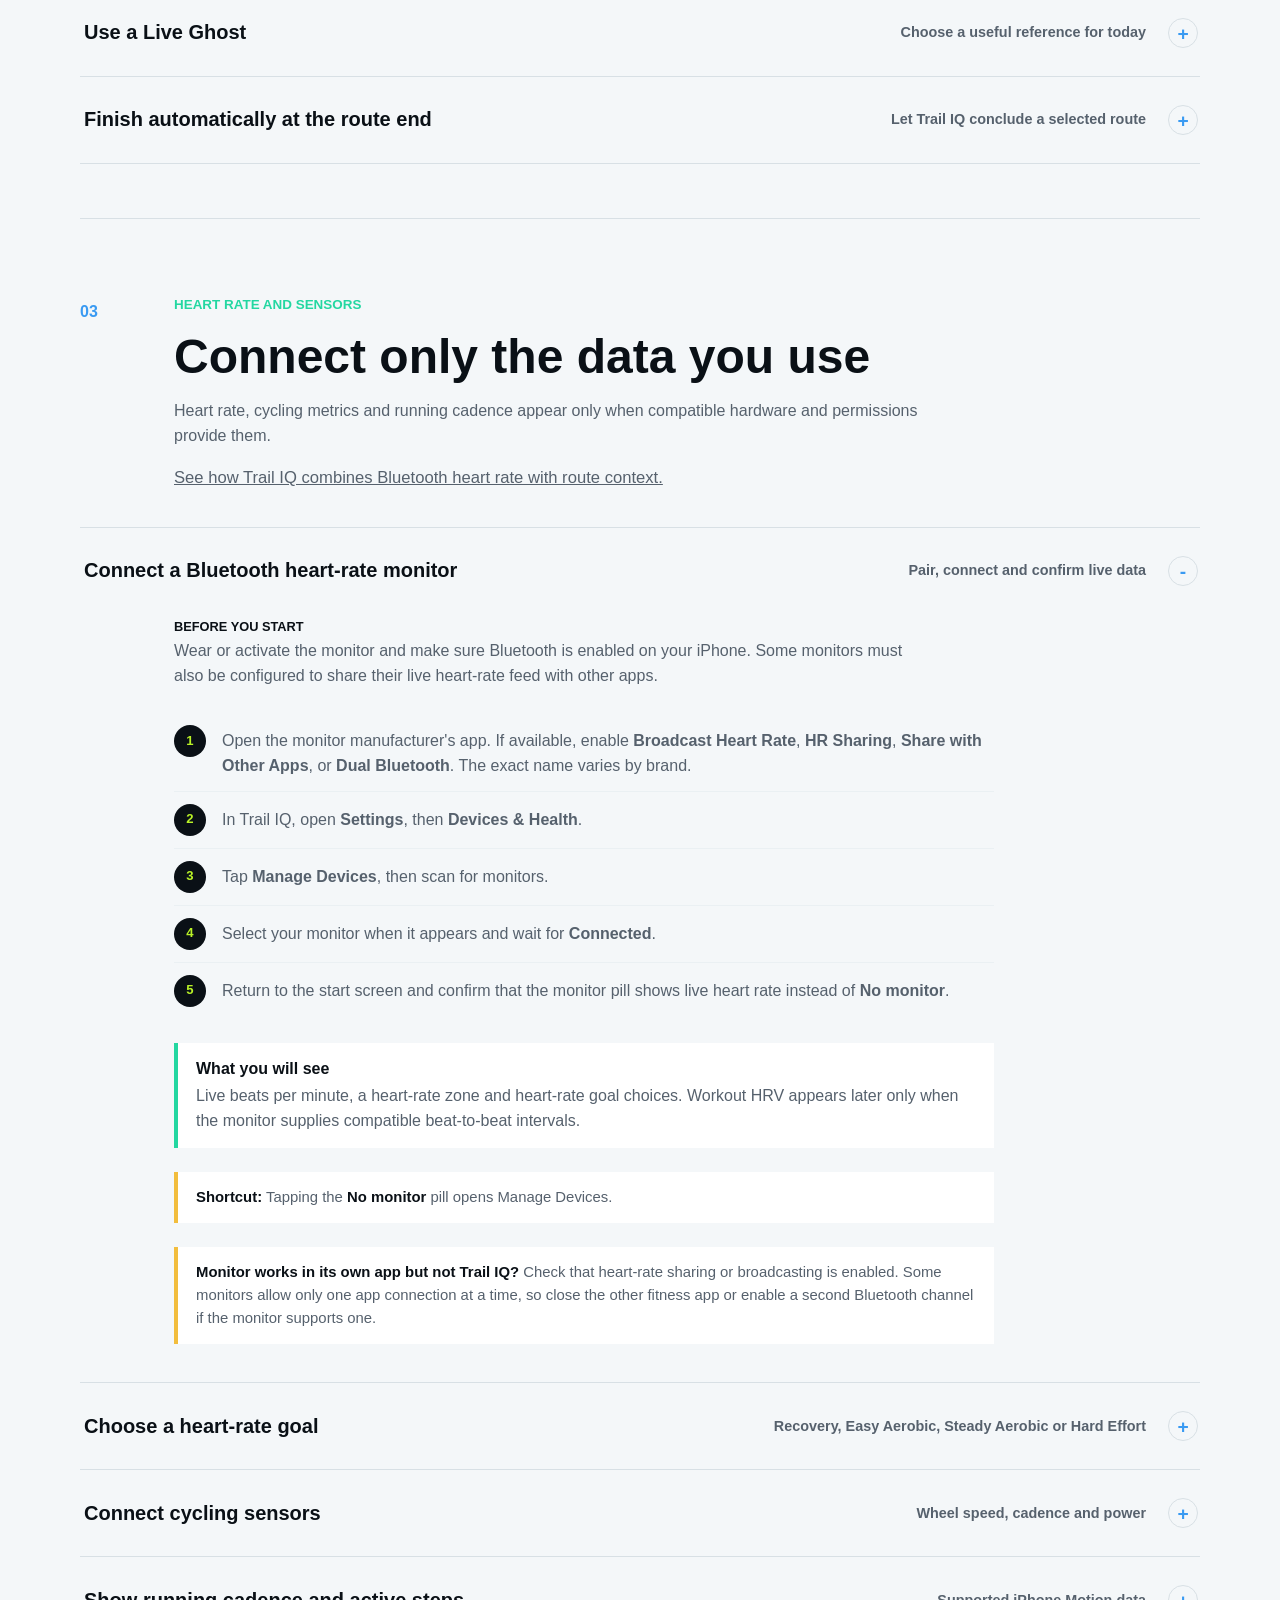
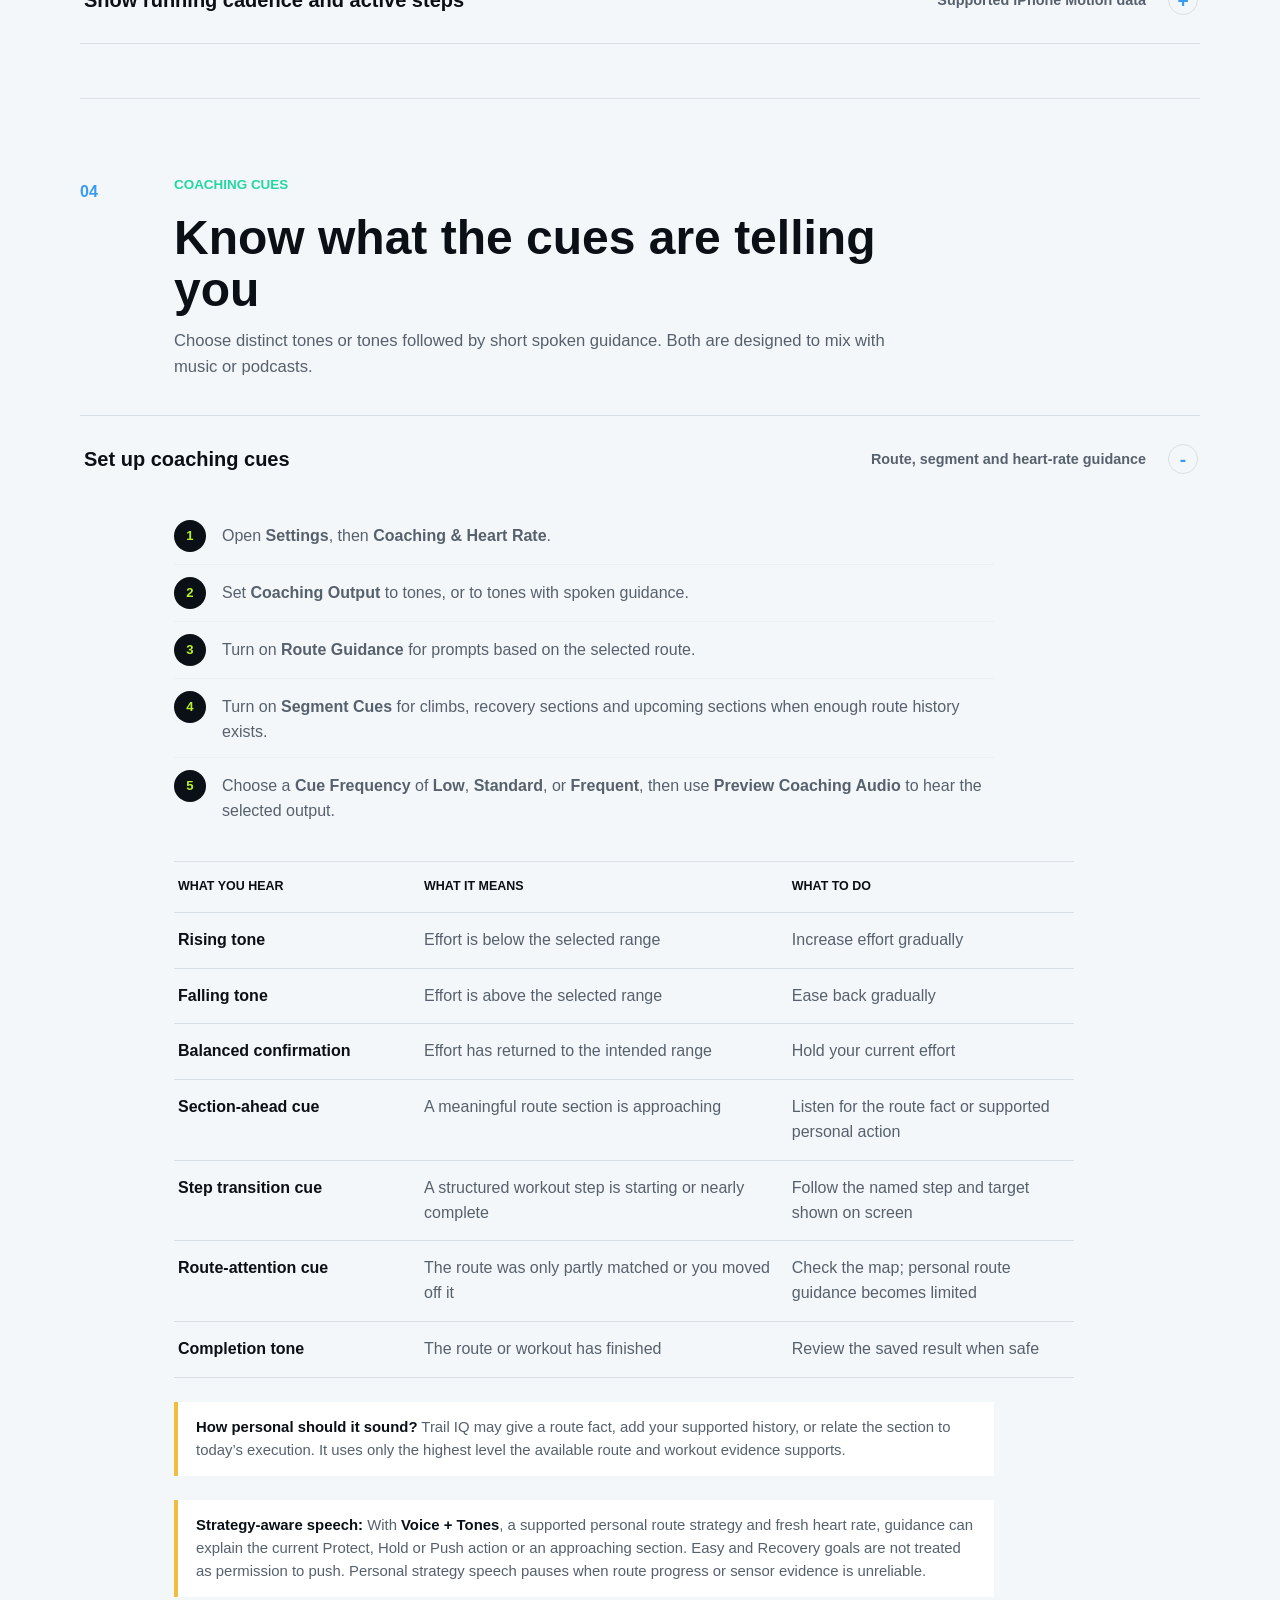
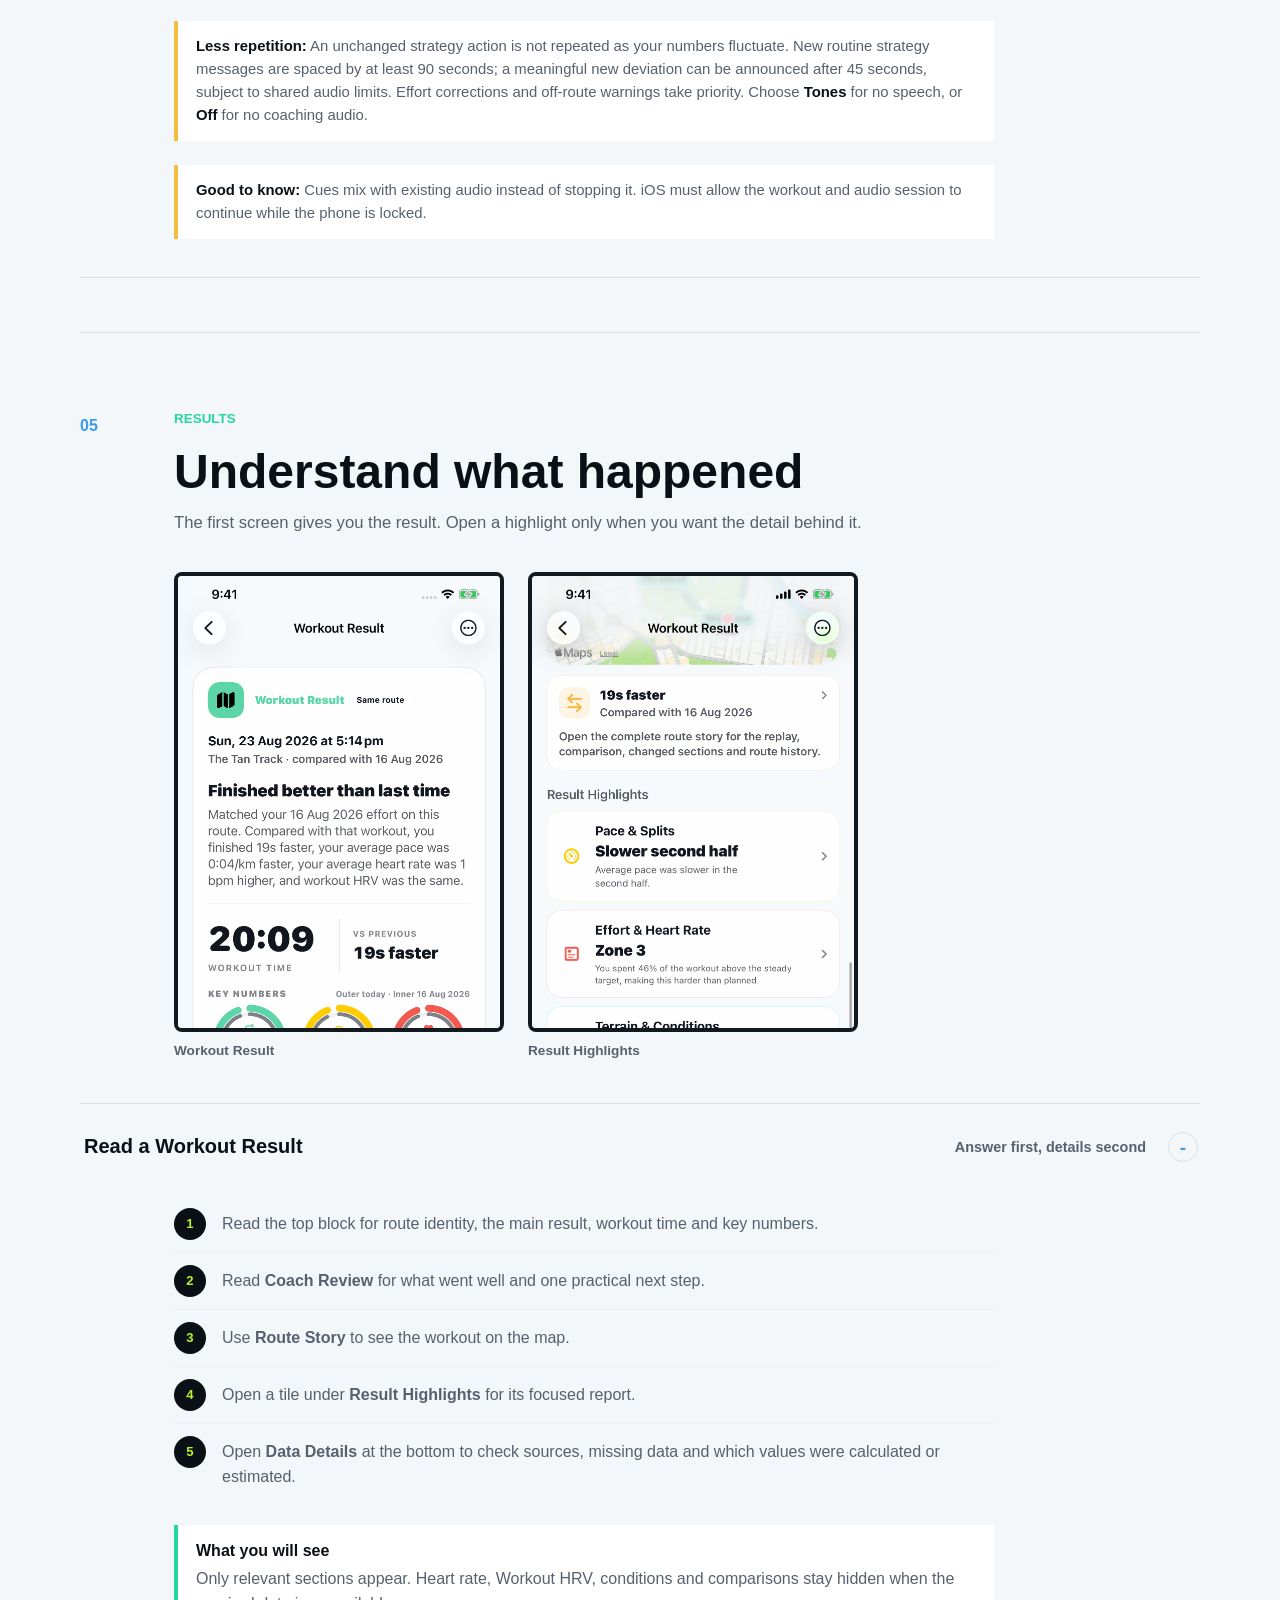
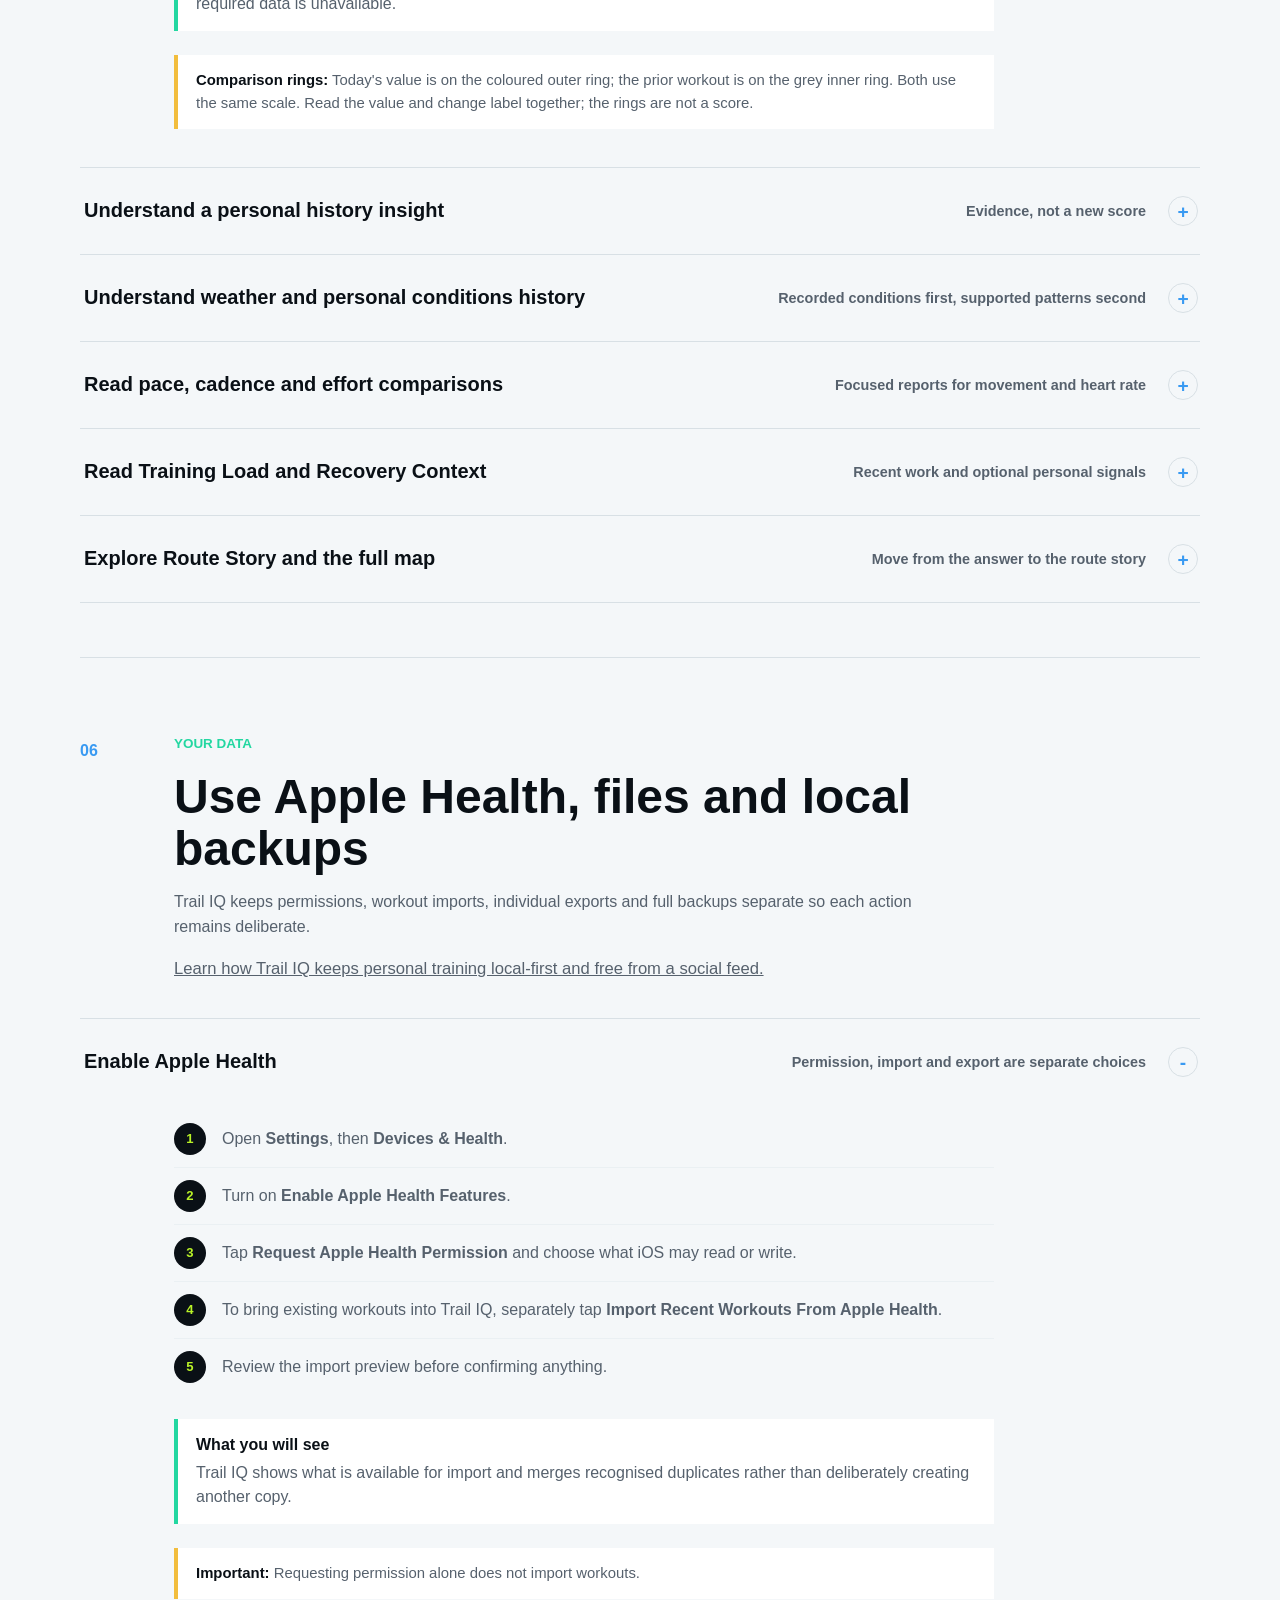
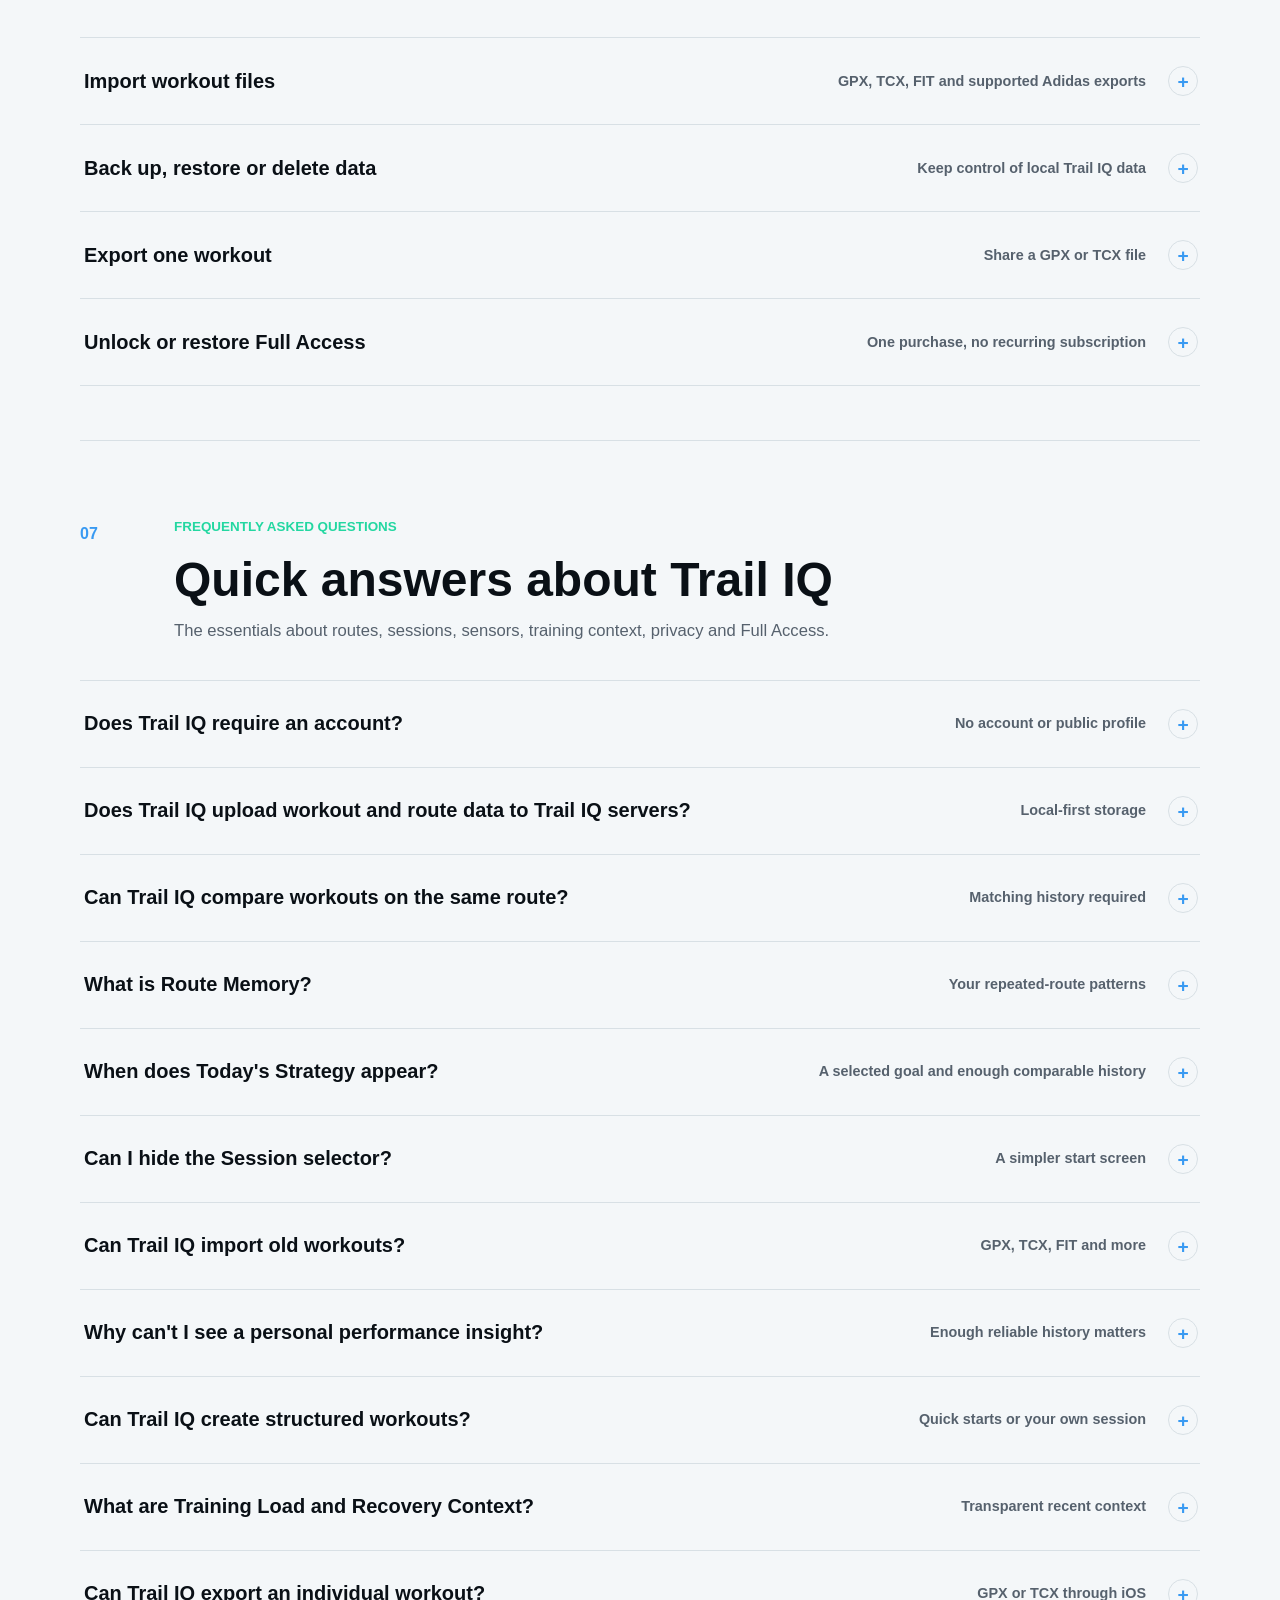
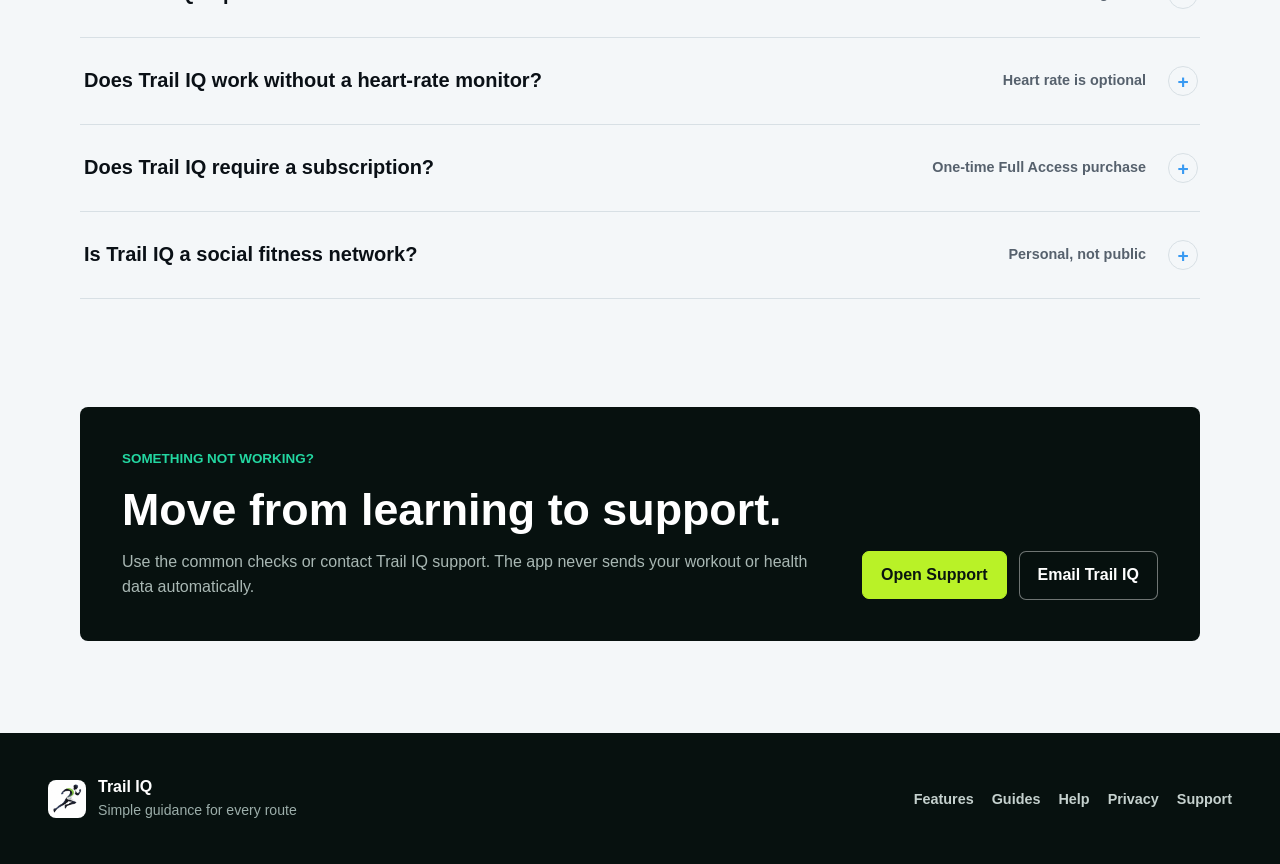
<file: help.html>
<!doctype html>
<html lang="en">
<head>
  <meta charset="utf-8">
  <meta name="viewport" content="width=device-width, initial-scale=1">
  <meta name="theme-color" content="#f4f7f9">
  <title>Trail IQ Help and FAQ | Simple guides</title>
  <meta name="description" content="Simple Trail IQ guides for workouts, routes, structured sessions, sensors, imports, exports, coaching, privacy and Full Access.">
  <meta name="robots" content="index, follow">
  <link rel="canonical" href="https://trailiqapp.github.io/help.html">
  <meta property="og:type" content="website">
  <meta property="og:site_name" content="Trail IQ">
  <meta property="og:title" content="Trail IQ Help and FAQ | Simple guides">
  <meta property="og:description" content="Practical Trail IQ guides for routes, structured sessions, sensors, coaching, results, recovery context and local data.">
  <meta property="og:url" content="https://trailiqapp.github.io/help.html">
  <meta property="og:image" content="https://trailiqapp.github.io/assets/screen-home.png">
  <meta property="og:image:alt" content="Trail IQ outdoor workout start screen.">
  <meta name="twitter:card" content="summary_large_image">
  <meta name="twitter:title" content="Trail IQ Help and FAQ | Simple guides">
  <meta name="twitter:description" content="Practical Trail IQ guides for routes, structured sessions, sensors, coaching, results, recovery context and local data.">
  <meta name="twitter:image" content="https://trailiqapp.github.io/assets/screen-home.png">
  <link rel="icon" href="assets/app-icon.png">
  <link rel="stylesheet" href="assets/site.css?v=14">
  <script src="assets/site.js?v=13" defer></script>
  <script type="application/ld+json">
  {
    "@context": "https://schema.org",
    "@type": "FAQPage",
    "mainEntity": [
      {
        "@type": "Question",
        "name": "Does Trail IQ require an account?",
        "acceptedAnswer": {
          "@type": "Answer",
          "text": "No. Trail IQ does not require a Trail IQ account, public profile or social login."
        }
      },
      {
        "@type": "Question",
        "name": "Does Trail IQ upload workout and route data to Trail IQ servers?",
        "acceptedAnswer": {
          "@type": "Answer",
          "text": "No. Trail IQ is local-first and does not upload your workout or route history to Trail IQ servers. Optional Apple Health and WeatherKit features use Apple services under their own permissions and terms."
        }
      },
      {
        "@type": "Question",
        "name": "Can Trail IQ compare workouts on the same route?",
        "acceptedAnswer": {
          "@type": "Answer",
          "text": "Yes. Trail IQ recognises familiar routes and compares matching workouts of the same activity type when suitable history is available."
        }
      },
      {
        "@type": "Question",
        "name": "What is Route Memory?",
        "acceptedAnswer": {
          "@type": "Answer",
          "text": "Route Memory learns evidence-backed patterns from repeated workouts on the same route, including typical performance and recurring strong or difficult sections."
        }
      },
      {
        "@type": "Question",
        "name": "When does Today's Strategy appear?",
        "acceptedAnswer": {
          "@type": "Answer",
          "text": "Select a familiar route and an effort goal. Today's Strategy needs at least five comparable same-activity efforts and sufficient route evidence. It shows an opening approach, supported Protect, Hold or Push actions, and an expected finish range when available."
        }
      },
      {
        "@type": "Question",
        "name": "Can I hide the Session selector?",
        "acceptedAnswer": {
          "@type": "Answer",
          "text": "Yes. Open Settings, then Workout Setup, and turn off Show Session Selector. Your saved sessions remain stored. Turn the setting back on when you want to use them."
        }
      },
      {
        "@type": "Question",
        "name": "Can Trail IQ import old workouts?",
        "acceptedAnswer": {
          "@type": "Answer",
          "text": "Yes. Trail IQ supports GPX, TCX and FIT workout files, supported Adidas Running export archives and optional user-initiated Apple Health import."
        }
      },
      {
        "@type": "Question",
        "name": "Can Trail IQ create structured workouts?",
        "acceptedAnswer": {
          "@type": "Answer",
          "text": "Yes. You can use a quick-start session or build reusable warm-up, work, recovery, repeat and cool-down steps using time, distance or manual completion."
        }
      },
      {
        "@type": "Question",
        "name": "What are Training Load and Recovery Context?",
        "acceptedAnswer": {
          "@type": "Answer",
          "text": "Training Load compares seven days of workout load with the preceding 28-day weekly average. Optional Recovery Context compares fresh permitted Apple Health resting heart rate, HRV and sleep data with your own recent ranges when enough history exists."
        }
      },
      {
        "@type": "Question",
        "name": "Can Trail IQ export an individual workout?",
        "acceptedAnswer": {
          "@type": "Answer",
          "text": "Yes. A completed workout can be shared as GPX when route data exists or as TCX through the standard iOS share sheet."
        }
      },
      {
        "@type": "Question",
        "name": "Does Trail IQ work without a heart-rate monitor?",
        "acceptedAnswer": {
          "@type": "Answer",
          "text": "Yes. GPS routes, time, distance, pace or speed, elevation, splits and route comparison work without a monitor. A compatible Bluetooth Low Energy monitor adds live heart rate, zones and related insights."
        }
      },
      {
        "@type": "Question",
        "name": "Does Trail IQ require a subscription?",
        "acceptedAnswer": {
          "@type": "Answer",
          "text": "No. Five completed workouts are included, then Full Access is available as a one-time, non-consumable in-app purchase."
        }
      },
      {
        "@type": "Question",
        "name": "Is Trail IQ a social fitness network?",
        "acceptedAnswer": {
          "@type": "Answer",
          "text": "No. Trail IQ has no social feed, public profile or public leaderboard model."
        }
      }
    ]
  }
  </script>
</head>
<body>
  <nav class="site-nav" aria-label="Trail IQ public site">
    <a class="brand" href="index.html">
      <img src="assets/app-icon.png" alt="">
      <span>Trail IQ</span>
    </a>
    <div class="nav-links">
      <a href="features.html">Features</a>
      <a href="guides/index.html">Guides</a>
      <a href="help.html" aria-current="page">Help</a>
      <a href="#faq">FAQ</a>
      <a href="support.html">Support</a>
    </div>
  </nav>

  <header class="help-hero">
    <div class="help-hero-inner">
      <div class="help-hero-copy">
        <p class="eyebrow">Trail IQ Help</p>
        <h1>What would you like to do?</h1>
        <p class="lede">Short, practical guides using the same words and controls you see in the app.</p>
        <div class="help-quick-links" aria-label="Help categories">
          <a href="#start">Start a workout</a>
          <a href="#start">Build a session</a>
          <a href="#routes">Use routes</a>
          <a href="#heart-rate">Connect sensors</a>
          <a href="#coaching">Understand cues</a>
          <a href="#results">Read results</a>
          <a href="#personal-insights">Personal insights (v1.3)</a>
          <a href="#data">Manage data</a>
          <a href="#faq">FAQ</a>
        </div>
      </div>
      <figure class="help-hero-screen">
        <img src="assets/screen-home.png" alt="Trail IQ start workout screen with activity, route and workout controls.">
      </figure>
    </div>
  </header>

  <main class="help-main">
    <section id="start" class="help-section">
      <div class="help-section-heading">
        <p class="help-number">01</p>
        <div>
          <p class="eyebrow">Getting started</p>
          <h2>Start and finish a workout</h2>
          <p>Choose what you are doing, decide whether you want a route, and start recording.</p>
        </div>
      </div>

      <details class="workflow" open>
        <summary>
          <span>Record your first workout</span>
          <small>Activity, route, goal and start</small>
        </summary>
        <div class="workflow-body">
          <div class="workflow-intro">
            <h3>What it does</h3>
            <p>Records your time, GPS route, distance, pace or speed, elevation and available sensor data.</p>
          </div>
          <ol class="workflow-steps">
            <li><span>1</span><p>On the start screen, choose <strong>Walking</strong>, <strong>Running</strong>, <strong>Cycling</strong>, or another available activity.</p></li>
            <li><span>2</span><p>Tap <strong>Route</strong> if you want to follow a saved route. Leave it automatic if you simply want to record where you go.</p></li>
            <li><span>3</span><p>If a heart-rate monitor is connected, tap <strong>Goal</strong> to choose the effort you want. Otherwise, no goal is required.</p></li>
            <li><span>4</span><p>Tap <strong>Start Workout</strong> and wait for the countdown.</p></li>
            <li><span>5</span><p>During the workout, swipe the bottom control to open <strong>Workout Options</strong>. Choose pause, resume, finish, or discard.</p></li>
          </ol>
          <div class="workflow-outcome">
            <strong>What you will see</strong>
            <p>The live map, elapsed time and your chosen workout metrics. Heart rate and effort guidance appear only when relevant data is available.</p>
          </div>
          <div class="workflow-note"><strong>Good to know:</strong> Discarding stops the workout without saving it to Trail IQ or Apple Health.</div>
        </div>
      </details>

      <details class="workflow">
        <summary id="structured-sessions">
          <span>Choose or build a structured session</span>
          <small>Warm-up, work, recovery and cool-down</small>
        </summary>
        <div class="workflow-body">
          <ol class="workflow-steps">
            <li><span>1</span><p>Choose the activity on the start screen, then tap <strong>Session</strong>.</p></li>
            <li><span>2</span><p>Choose a session under <strong>Quick Start</strong>, select a saved session, or tap the plus button to create one.</p></li>
            <li><span>3</span><p>When building, add warm-up, work, recovery or cool-down steps. Choose time, distance or manual completion, add a target if useful, and reorder steps when the sequence needs adjusting.</p></li>
            <li><span>4</span><p>Save and select the session, then start the workout normally.</p></li>
            <li><span>5</span><p>Follow the current step and remaining time or distance. Use the skip control when it is sensible to move on.</p></li>
          </ol>
          <div class="workflow-outcome">
            <strong>What you will see</strong>
            <p>The current step, target and progress during the workout, with haptic and optional audio cues when steps change.</p>
          </div>
          <div class="workflow-note"><strong>Sensor targets:</strong> Heart-rate-zone and cycling-power targets are available only when the required sensor is connected.</div>
          <div class="workflow-note"><strong>Using a familiar route:</strong> Trail IQ may show where a hard step meets a known climb or route section. This is advice only; it does not move or rewrite your session steps.</div>
          <div class="workflow-note"><strong>Prefer a simpler start screen?</strong> Open <strong>Settings &gt; Workout Setup</strong> and turn off <strong>Show Session Selector</strong>. This clears the session selected for your next workout and hides the selector. Saved sessions are kept; turn the setting back on to use them again.</div>
        </div>
      </details>
    </section>

    <section id="routes" class="help-section">
      <div class="help-section-heading">
        <p class="help-number">02</p>
        <div>
          <p class="eyebrow">Routes</p>
          <h2>Follow, repeat and compare routes</h2>
          <p>A route becomes more useful when Trail IQ can connect today’s workout with an earlier effort of the same activity type.</p>
          <p><a href="compare-runs-same-route/index.html">See what Trail IQ can show when you compare workouts on the same route.</a></p>
        </div>
      </div>

      <details class="workflow" open>
        <summary>
          <span>Choose a route</span>
          <small>Automatic or a route you select</small>
        </summary>
        <div class="workflow-body">
          <div class="workflow-intro">
            <h3>Before you start</h3>
            <p>Location access must be enabled so Trail IQ can find nearby routes and follow your position.</p>
          </div>
          <ol class="workflow-steps">
            <li><span>1</span><p>From the start screen, tap the <strong>Route</strong> control.</p></li>
            <li><span>2</span><p>In <strong>Choose Route</strong>, select <strong>Automatic route</strong> to let Trail IQ use a nearby match, or choose a specific saved route.</p></li>
            <li><span>3</span><p>Check the route line on the map and return to the start screen.</p></li>
            <li><span>4</span><p>Start near the route and begin your workout.</p></li>
          </ol>
          <div class="workflow-outcome">
            <strong>What you will see</strong>
            <p>The selected route appears on the map. During the workout, Trail IQ shows your progress and remaining distance when the route has a clear finish.</p>
          </div>
          <div class="workflow-note"><strong>Automatic route:</strong> Trail IQ can choose a nearby route for you, but it will not cycle through routes after the workout has started.</div>
        </div>
      </details>

      <details class="workflow">
        <summary>
          <span>Read what is coming on a familiar route</span>
          <small>Climbs, recoveries and personal patterns</small>
        </summary>
        <div class="workflow-body">
          <ol class="workflow-steps">
            <li><span>1</span><p>Select a saved route with several comparable workouts of the same activity type.</p></li>
            <li><span>2</span><p>Open the route briefing before starting and look for <strong>Coming Up</strong>.</p></li>
            <li><span>3</span><p>Read the route facts first, then any personal history explaining where you often slow, recover or finish strongly.</p></li>
            <li><span>4</span><p>Use the suggestion as context for today’s workout rather than a compulsory target.</p></li>
          </ol>
          <div class="workflow-outcome">
            <strong>What you will see</strong>
            <p>A short ranked list of meaningful upcoming sections. Trail IQ does not show every bend or every small pace change.</p>
          </div>
          <div class="workflow-note"><strong>Not enough history?</strong> Trail IQ may show neutral terrain context or nothing at all. Personal wording appears only when enough comparable efforts support it.</div>
        </div>
      </details>

      <details class="workflow">
        <summary id="route-strategy">
          <span>Use Today's Strategy on a familiar route</span>
          <small>Your history, today's goal and the route ahead</small>
        </summary>
        <div class="workflow-body">
          <div class="workflow-intro"><h3>Before you start</h3><p>You need at least five comparable workouts of the same activity on the route. Choose an effort goal; an open workout does not generate a personal strategy.</p></div>
          <ol class="workflow-steps">
            <li><span>1</span><p>Open <strong>Results &gt; Routes</strong>, choose the familiar route, and tap <strong>Start Route</strong> to open <strong>Ready</strong>.</p></li>
            <li><span>2</span><p>Choose the effort goal you intend to follow. Heart-rate goals need a connected monitor.</p></li>
            <li><span>3</span><p>Read <strong>Today's Strategy</strong> for the opening approach and the supported route actions.</p></li>
            <li><span>4</span><p>Check <strong>Expected finish</strong> when a range is available and read <strong>Success today</strong>. Open <strong>Why this strategy</strong> to see its evidence.</p></li>
            <li><span>5</span><p>Start the workout. Follow the route and the current guidance; the suggested approach can adapt as reliable progress and fresh heart-rate data become available.</p></li>
          </ol>
          <div class="cue-table" role="table" aria-label="Personal route strategy actions">
            <div class="cue-row cue-heading" role="row"><span role="columnheader">Action</span><span role="columnheader">Meaning</span><span role="columnheader">How to use it</span></div>
            <div class="cue-row" role="row"><span role="cell"><strong>Protect</strong></span><span role="cell">Preserve effort for what follows</span><span role="cell">Keep a difficult section controlled</span></div>
            <div class="cue-row" role="row"><span role="cell"><strong>Hold</strong></span><span role="cell">Stay with the intended approach</span><span role="cell">Keep effort steady through the section</span></div>
            <div class="cue-row" role="row"><span role="cell"><strong>Push</strong></span><span role="cell">History and today's goal support building</span><span role="cell">Build gradually when the guidance supports it</span></div>
          </div>
          <div class="workflow-note"><strong>No strategy showing?</strong> Check the selected goal and same-activity route history. Partial, reverse or uncertain matches limit personal guidance. Pauses, off-route tracking and stale sensor readings can also suppress live predictions. Live Ghost is optional.</div>
        </div>
      </details>

      <details class="workflow">
        <summary>
          <span>Save and reuse a completed route</span>
          <small>Turn a recorded path into a named route</small>
        </summary>
        <div class="workflow-body">
          <ol class="workflow-steps">
            <li><span>1</span><p>Finish a workout that recorded a GPS route.</p></li>
            <li><span>2</span><p>On the Workout Result, tap <strong>Save Route</strong>.</p></li>
            <li><span>3</span><p>Give the route a short name you will recognise.</p></li>
            <li><span>4</span><p>Next time, open <strong>Choose Route</strong> and select it from your saved routes.</p></li>
          </ol>
          <div class="workflow-outcome">
            <strong>What you will see</strong>
            <p>The route appears in the Routes library and can be assigned to future workouts.</p>
          </div>
          <div class="workflow-note"><strong>Good to know:</strong> You can use the same physical route for any activity, but comparisons only use earlier workouts of the same activity type.</div>
        </div>
      </details>

      <details class="workflow">
        <summary>
          <span>Compare repeated workouts</span>
          <small>See where today changed</small>
        </summary>
        <div class="workflow-body">
          <div class="workflow-intro">
            <h3>Before you start</h3>
            <p>You need an earlier workout of the same activity type on the same route.</p>
          </div>
          <ol class="workflow-steps">
            <li><span>1</span><p>Choose or automatically match the route, then complete the workout normally.</p></li>
            <li><span>2</span><p>Open the saved <strong>Workout Result</strong>.</p></li>
            <li><span>3</span><p>Use <strong>Route Story</strong> for the time comparison, gap chart, section changes and route history.</p></li>
            <li><span>4</span><p>Tap <strong>Full Map</strong> to inspect the completed route and available overlays.</p></li>
          </ol>
          <div class="workflow-outcome">
            <strong>What you will see</strong>
            <p>Time and pace differences against a matching earlier effort, with heart-rate differences only when both workouts contain heart-rate data.</p>
          </div>
          <div class="workflow-note"><strong>First attempt:</strong> Trail IQ records the route relationship, but it cannot show a comparison until another matching workout exists.</div>
        </div>
      </details>

      <details class="workflow">
        <summary>
          <span id="live-ghost">Use a Live Ghost</span>
          <small>Choose a useful reference for today</small>
        </summary>
        <div class="workflow-body">
          <div class="workflow-intro">
            <h3>Before you start</h3>
            <p>You need an assigned route and an earlier workout of the same activity type with usable route data.</p>
          </div>
          <ol class="workflow-steps">
            <li><span>1</span><p>Tap <strong>Route</strong> and select a route in <strong>Choose Route</strong>.</p></li>
            <li><span>2</span><p>Turn on <strong>Live Ghost</strong>.</p></li>
            <li><span>3</span><p>Under <strong>Ghost Opponent</strong>, choose <strong>Fastest on route</strong>, <strong>Latest on route</strong>, or <strong>Choose workout...</strong>. Additional choices appear only when the route history supports them.</p></li>
            <li><span>4</span><p>Start the workout. Follow your own marker and the ghost marker on the map.</p></li>
          </ol>
          <div class="workflow-outcome">
            <strong>What you will see</strong>
            <p>The ghost’s map position and whether it is ahead or behind. The wording always describes the ghost’s position relative to you.</p>
          </div>
          <div class="workflow-note"><strong>Important:</strong> Live Ghost controls only the marker shown during a workout. Turning it off does not turn off the automatic comparison shown after a matched workout.</div>
          <div class="cue-table" role="table" aria-label="Additional Ghost references">
            <div class="cue-row cue-heading" role="row"><span role="columnheader">Reference</span><span role="columnheader">What it follows</span><span role="columnheader">When it appears</span></div>
            <div class="cue-row" role="row"><span role="cell"><strong>Typical on route</strong></span><span role="cell">A real workout close to your median pace</span><span role="cell">At least three compatible forward-route efforts</span></div>
            <div class="cue-row" role="row"><span role="cell"><strong>Best Executed</strong></span><span role="cell">A controlled recording matched to today's goal, not necessarily your fastest</span><span role="cell">Enough goal-matched history, measured HR and reliable opening, finish and relevant section evidence</span></div>
            <div class="cue-row" role="row"><span role="cell"><strong>Today's Strategy</strong></span><span role="cell">A temporary reference labelled Generated, with an expected finish range</span><span role="cell">A supported personal strategy, finish estimate and usable route trace</span></div>
          </div>
          <div class="workflow-note"><strong>Generated is not recorded:</strong> Today's Strategy does not add a workout to Activity or become the recorded baseline in your saved result. Missing a choice? It stays hidden until its evidence requirements are met; connecting a monitor alone is not enough.</div>
        </div>
      </details>

      <details class="workflow">
        <summary>
          <span>Finish automatically at the route end</span>
          <small>Let Trail IQ conclude a selected route</small>
        </summary>
        <div class="workflow-body">
          <ol class="workflow-steps">
            <li><span>1</span><p>Open <strong>Settings</strong>, then <strong>Workout Setup</strong>.</p></li>
            <li><span>2</span><p>Turn on <strong>Finish at Route End</strong>.</p></li>
            <li><span>3</span><p>Select a route with a defined finish and start near its beginning.</p></li>
            <li><span>4</span><p>Complete the route. Trail IQ checks that you have reached and moved through the finish area before ending.</p></li>
          </ol>
          <div class="workflow-outcome">
            <strong>What you will see</strong>
            <p>A confirmation that the route ended and the workout was saved, followed by the Workout Result.</p>
          </div>
          <div class="workflow-note"><strong>Good to know:</strong> Stopping briefly near the finish should not end the workout on its own.</div>
        </div>
      </details>

    </section>

    <section id="heart-rate" class="help-section">
      <div class="help-section-heading">
        <p class="help-number">03</p>
        <div>
          <p class="eyebrow">Heart rate and sensors</p>
          <h2>Connect only the data you use</h2>
          <p>Heart rate, cycling metrics and running cadence appear only when compatible hardware and permissions provide them.</p>
          <p><a href="bluetooth-heart-rate-running-app/index.html">See how Trail IQ combines Bluetooth heart rate with route context.</a></p>
        </div>
      </div>

      <details class="workflow" open>
        <summary>
          <span>Connect a Bluetooth heart-rate monitor</span>
          <small>Pair, connect and confirm live data</small>
        </summary>
        <div class="workflow-body">
          <div class="workflow-intro">
            <h3>Before you start</h3>
            <p>Wear or activate the monitor and make sure Bluetooth is enabled on your iPhone. Some monitors must also be configured to share their live heart-rate feed with other apps.</p>
          </div>
          <ol class="workflow-steps">
            <li><span>1</span><p>Open the monitor manufacturer's app. If available, enable <strong>Broadcast Heart Rate</strong>, <strong>HR Sharing</strong>, <strong>Share with Other Apps</strong>, or <strong>Dual Bluetooth</strong>. The exact name varies by brand.</p></li>
            <li><span>2</span><p>In Trail IQ, open <strong>Settings</strong>, then <strong>Devices &amp; Health</strong>.</p></li>
            <li><span>3</span><p>Tap <strong>Manage Devices</strong>, then scan for monitors.</p></li>
            <li><span>4</span><p>Select your monitor when it appears and wait for <strong>Connected</strong>.</p></li>
            <li><span>5</span><p>Return to the start screen and confirm that the monitor pill shows live heart rate instead of <strong>No monitor</strong>.</p></li>
          </ol>
          <div class="workflow-outcome">
            <strong>What you will see</strong>
            <p>Live beats per minute, a heart-rate zone and heart-rate goal choices. Workout HRV appears later only when the monitor supplies compatible beat-to-beat intervals.</p>
          </div>
          <div class="workflow-note"><strong>Shortcut:</strong> Tapping the <strong>No monitor</strong> pill opens Manage Devices.</div>
          <div class="workflow-note"><strong>Monitor works in its own app but not Trail IQ?</strong> Check that heart-rate sharing or broadcasting is enabled. Some monitors allow only one app connection at a time, so close the other fitness app or enable a second Bluetooth channel if the monitor supports one.</div>
        </div>
      </details>

      <details class="workflow">
        <summary>
          <span>Choose a heart-rate goal</span>
          <small>Recovery, Easy Aerobic, Steady Aerobic or Hard Effort</small>
        </summary>
        <div class="workflow-body">
          <ol class="workflow-steps">
            <li><span>1</span><p>Connect your heart-rate monitor before starting the workout.</p></li>
            <li><span>2</span><p>Tap <strong>Goal</strong> on the start screen.</p></li>
            <li><span>3</span><p>Choose <strong>Recovery</strong>, <strong>Easy Aerobic</strong>, <strong>Steady Aerobic</strong>, or <strong>Hard Effort</strong>.</p></li>
            <li><span>4</span><p>During the workout, use the up arrow, down arrow or equals sign to adjust your effort.</p></li>
          </ol>
          <div class="workflow-outcome">
            <strong>What you will see</strong>
            <p>An up arrow means increase effort, a down arrow means ease back, and the equals sign means you are in the intended range.</p>
          </div>
          <div class="workflow-note"><strong>No monitor connected:</strong> Trail IQ hides heart-rate goals rather than showing an option that cannot work.</div>
        </div>
      </details>

      <details class="workflow">
        <summary>
          <span>Connect cycling sensors</span>
          <small>Wheel speed, cadence and power</small>
        </summary>
        <div class="workflow-body">
          <ol class="workflow-steps">
            <li><span>1</span><p>Wake the sensor, then open <strong>Settings</strong>, <strong>Devices &amp; Health</strong>, and <strong>Manage Devices</strong>.</p></li>
            <li><span>2</span><p>Tap <strong>Scan for Sensors</strong> and connect the cycling speed/cadence or cycling power device.</p></li>
            <li><span>3</span><p>For wheel-derived speed and distance, enter the wheel circumference shown under <strong>Cycling Wheel</strong>.</p></li>
            <li><span>4</span><p>For power zones, enter a measured FTP under <strong>Cycling Power</strong>.</p></li>
            <li><span>5</span><p>Choose Cycling on the start screen. Available speed, cadence and power tiles appear as live metric choices.</p></li>
          </ol>
          <div class="workflow-note"><strong>Running cadence:</strong> For supported running activities, cadence comes from iPhone Motion permission rather than a cycling sensor.</div>
        </div>
      </details>

      <details class="workflow">
        <summary>
          <span>Show running cadence and active steps</span>
          <small>Supported iPhone Motion data</small>
        </summary>
        <div class="workflow-body">
          <ol class="workflow-steps">
            <li><span>1</span><p>Choose <strong>Running</strong> on a supported iPhone and allow Motion &amp; Fitness access when asked.</p></li>
            <li><span>2</span><p>Open the live metric picker and select <strong>Run Cadence</strong> when it is available.</p></li>
            <li><span>3</span><p>Start moving and allow a short moment for iPhone Motion to establish a current reading.</p></li>
            <li><span>4</span><p>After the workout, open <strong>Pace &amp; Splits</strong> to review average cadence, peak cadence, active steps and source.</p></li>
            <li><span>5</span><p>If the selected comparison workout also recorded running cadence, read the comparison rings. With usable route and cadence samples in both runs, <strong>Cadence Over Route</strong> compares their traces from start to finish.</p></li>
          </ol>
          <div class="workflow-note"><strong>Read the comparison:</strong> The coloured outer ring is this workout; the grey inner ring is the prior effort. The chart aligns each run by route progress, so different finishing times can be compared. A higher cadence is a difference to understand, not automatically an improvement.</div>
          <div class="workflow-note"><strong>If it is missing:</strong> Check Motion &amp; Fitness permission in iOS Settings. Trail IQ does not estimate running cadence from GPS when real Motion data is unavailable.</div>
        </div>
      </details>
    </section>

    <section id="coaching" class="help-section">
      <div class="help-section-heading">
        <p class="help-number">04</p>
        <div>
          <p class="eyebrow">Coaching cues</p>
          <h2>Know what the cues are telling you</h2>
          <p>Choose distinct tones or tones followed by short spoken guidance. Both are designed to mix with music or podcasts.</p>
        </div>
      </div>

      <details class="workflow" open>
        <summary>
          <span>Set up coaching cues</span>
          <small>Route, segment and heart-rate guidance</small>
        </summary>
        <div class="workflow-body">
          <ol class="workflow-steps">
            <li><span>1</span><p>Open <strong>Settings</strong>, then <strong>Coaching &amp; Heart Rate</strong>.</p></li>
            <li><span>2</span><p>Set <strong>Coaching Output</strong> to tones, or to tones with spoken guidance.</p></li>
            <li><span>3</span><p>Turn on <strong>Route Guidance</strong> for prompts based on the selected route.</p></li>
            <li><span>4</span><p>Turn on <strong>Segment Cues</strong> for climbs, recovery sections and upcoming sections when enough route history exists.</p></li>
            <li><span>5</span><p>Choose a <strong>Cue Frequency</strong> of <strong>Low</strong>, <strong>Standard</strong>, or <strong>Frequent</strong>, then use <strong>Preview Coaching Audio</strong> to hear the selected output.</p></li>
          </ol>
          <div class="cue-table" role="table" aria-label="Coaching tone meanings">
            <div class="cue-row cue-heading" role="row"><span role="columnheader">What you hear</span><span role="columnheader">What it means</span><span role="columnheader">What to do</span></div>
            <div class="cue-row" role="row"><span role="cell"><strong>Rising tone</strong></span><span role="cell">Effort is below the selected range</span><span role="cell">Increase effort gradually</span></div>
            <div class="cue-row" role="row"><span role="cell"><strong>Falling tone</strong></span><span role="cell">Effort is above the selected range</span><span role="cell">Ease back gradually</span></div>
            <div class="cue-row" role="row"><span role="cell"><strong>Balanced confirmation</strong></span><span role="cell">Effort has returned to the intended range</span><span role="cell">Hold your current effort</span></div>
            <div class="cue-row" role="row"><span role="cell"><strong>Section-ahead cue</strong></span><span role="cell">A meaningful route section is approaching</span><span role="cell">Listen for the route fact or supported personal action</span></div>
            <div class="cue-row" role="row"><span role="cell"><strong>Step transition cue</strong></span><span role="cell">A structured workout step is starting or nearly complete</span><span role="cell">Follow the named step and target shown on screen</span></div>
            <div class="cue-row" role="row"><span role="cell"><strong>Route-attention cue</strong></span><span role="cell">The route was only partly matched or you moved off it</span><span role="cell">Check the map; personal route guidance becomes limited</span></div>
            <div class="cue-row" role="row"><span role="cell"><strong>Completion tone</strong></span><span role="cell">The route or workout has finished</span><span role="cell">Review the saved result when safe</span></div>
          </div>
          <div class="workflow-note"><strong>How personal should it sound?</strong> Trail IQ may give a route fact, add your supported history, or relate the section to today’s execution. It uses only the highest level the available route and workout evidence supports.</div>
          <div class="workflow-note"><strong>Strategy-aware speech:</strong> With <strong>Voice + Tones</strong>, a supported personal route strategy and fresh heart rate, guidance can explain the current Protect, Hold or Push action or an approaching section. Easy and Recovery goals are not treated as permission to push. Personal strategy speech pauses when route progress or sensor evidence is unreliable.</div>
          <div class="workflow-note"><strong>Less repetition:</strong> An unchanged strategy action is not repeated as your numbers fluctuate. New routine strategy messages are spaced by at least 90 seconds; a meaningful new deviation can be announced after 45 seconds, subject to shared audio limits. Effort corrections and off-route warnings take priority. Choose <strong>Tones</strong> for no speech, or <strong>Off</strong> for no coaching audio.</div>
          <div class="workflow-note"><strong>Good to know:</strong> Cues mix with existing audio instead of stopping it. iOS must allow the workout and audio session to continue while the phone is locked.</div>
        </div>
      </details>
    </section>

    <section id="results" class="help-section">
      <div class="help-section-heading">
        <p class="help-number">05</p>
        <div>
          <p class="eyebrow">Results</p>
          <h2>Understand what happened</h2>
          <p>The first screen gives you the result. Open a highlight only when you want the detail behind it.</p>
        </div>
      </div>

      <div class="help-visual-pair">
        <figure><img src="assets/screen-result.png" alt="Workout Result with route summary and key comparison rings."><figcaption>Workout Result</figcaption></figure>
        <figure><img src="assets/screen-highlights.png" alt="Result Highlights grouped into pace, effort and terrain reports."><figcaption>Result Highlights</figcaption></figure>
      </div>

      <details class="workflow" open>
        <summary>
          <span>Read a Workout Result</span>
          <small>Answer first, details second</small>
        </summary>
        <div class="workflow-body">
          <ol class="workflow-steps">
            <li><span>1</span><p>Read the top block for route identity, the main result, workout time and key numbers.</p></li>
            <li><span>2</span><p>Read <strong>Coach Review</strong> for what went well and one practical next step.</p></li>
            <li><span>3</span><p>Use <strong>Route Story</strong> to see the workout on the map.</p></li>
            <li><span>4</span><p>Open a tile under <strong>Result Highlights</strong> for its focused report.</p></li>
            <li><span>5</span><p>Open <strong>Data Details</strong> at the bottom to check sources, missing data and which values were calculated or estimated.</p></li>
          </ol>
          <div class="workflow-outcome">
            <strong>What you will see</strong>
            <p>Only relevant sections appear. Heart rate, Workout HRV, conditions and comparisons stay hidden when the required data is unavailable.</p>
          </div>
          <div class="workflow-note"><strong>Comparison rings:</strong> Today's value is on the coloured outer ring; the prior workout is on the grey inner ring. Both use the same scale. Read the value and change label together; the rings are not a score.</div>
        </div>
      </details>

      <details class="workflow">
        <summary id="personal-insights"><span>Understand a personal history insight</span><small>Evidence, not a new score</small></summary>
        <div class="workflow-body">
          <div class="workflow-intro"><h3>Before you start</h3><p>Use Trail IQ 1.3 or later. You need enough comparable same-activity history and the relevant recorded data. Basic recording and same-route comparisons do not require a personal insight to appear.</p></div>
          <ol class="workflow-steps">
            <li><span>1</span><p>Open a completed workout in <strong>Results</strong>. Read the summary and comparison rings first: those are your recorded result.</p></li>
            <li><span>2</span><p>Look in <strong>Coach Review</strong> for a supported personal performance observation. It may describe pace or speed at similar heart rate, rather than simply repeating the finishing time.</p></li>
            <li><span>3</span><p>Tap <strong>Why this?</strong>. Check the scope, period, accepted workout counts, heart-rate band and confidence. A familiar-route pattern and wider history can differ; <strong>Why this scope</strong> explains the choice when a supported contrast exists.</p></li>
            <li><span>4</span><p>Read <strong>Comparison checks</strong> and expand <strong>Not included</strong> when available. Different goals, poor samples or unreliable recorded weather can make a workout unsuitable for that particular observation.</p></li>
            <li><span>5</span><p>Expand <strong>Recent weighting</strong> if it appears. It puts more emphasis on recent accepted workouts while retaining the typical baseline. It does not alter your result or the comparison rings.</p></li>
          </ol>
          <div class="workflow-outcome"><strong>What to expect</strong><p>A short, inspectable observation within the existing report. No personal panel appears when there is too little reliable evidence. An observed performance trend is not proof of improved fitness or a prediction.</p></div>
          <div class="workflow-note"><strong>Imported history:</strong> Complete measured imports can contribute. A summary-only workout may still be useful in your activity history without supporting a personal trend. More files do not guarantee more usable evidence.</div>
          <div class="workflow-note"><strong>After upgrading:</strong> Personal context can rebuild locally from existing history; you do not need to record it again. Allow time for a large history to load. Rebuilding cannot recover measurements that were never recorded, and editing or deleting sources can change which observations are supported.</div>
          <div class="help-visual-pair evidence-pair">
            <figure><img src="assets/screen-personal-evidence.png" width="1125" height="2436" loading="lazy" alt="Synthetic personal insight evidence showing comparison counts and confidence."><figcaption>Check the evidence</figcaption></figure>
            <figure><img src="assets/screen-recent-context.png" width="1125" height="2436" loading="lazy" alt="Synthetic insight evidence with Recent weighting expanded."><figcaption>Keep recent history in perspective</figcaption></figure>
          </div>
        </div>
      </details>

      <details class="workflow">
        <summary id="conditions-context"><span>Understand weather and personal conditions history</span><small>Recorded conditions first, supported patterns second</small></summary>
        <div class="workflow-body">
          <ol class="workflow-steps">
            <li><span>1</span><p>Open a completed outdoor workout, then <strong>Terrain &amp; Conditions</strong> under <strong>Result Highlights</strong>.</p></li>
            <li><span>2</span><p>Check the available recorded temperature, feels-like temperature, humidity and wind. Older or imported workouts may not contain weather snapshots; Trail IQ does not invent them.</p></li>
            <li><span>3</span><p>When enough comparable history supports it, a conditions-history observation can explain an association in your workouts. Tap <strong>Why this?</strong> to see its scope, counts and matching checks.</p></li>
            <li><span>4</span><p>If a personal observation is absent, check the available history and sources in <strong>Data Details</strong>. Missing, conflicting or substantially changing recorded conditions can prevent a strong claim without removing the recorded weather.</p></li>
          </ol>
          <div class="workflow-note"><strong>Know the limit:</strong> Weather context does not correct your finishing time, measure sweat loss, prescribe water intake or prove what caused a slower workout. A single snapshot also cannot establish that conditions stayed stable throughout.</div>
        </div>
      </details>

      <details class="workflow">
        <summary id="result-comparisons"><span>Read pace, cadence and effort comparisons</span><small>Focused reports for movement and heart rate</small></summary>
        <div class="workflow-body">
          <ol class="workflow-steps">
            <li><span>1</span><p>Open <strong>Pace &amp; Splits</strong> or <strong>Speed &amp; Splits</strong>. The half-workout comparison uses the yellow outer ring for the first half and cyan inner ring for the second.</p></li>
            <li><span>2</span><p>Read the trace and split bars. A marker on a split bar shows the selected prior workout's pace when that comparison is available.</p></li>
            <li><span>3</span><p>For a run with Motion data, continue to <strong>Running Cadence</strong>. Compare steps per minute against the same route baseline when it also recorded cadence.</p></li>
            <li><span>4</span><p>Open <strong>Effort &amp; Heart Rate</strong>. A selected heart-rate goal highlights the target on the range rail and over-time chart. Zone distribution shows how the recorded time was spent.</p></li>
            <li><span>5</span><p>Use <strong>Terrain &amp; Conditions</strong> for elevation and recorded weather. Open <strong>Data Details</strong> for source and quality checks.</p></li>
          </ol>
          <div class="workflow-note"><strong>An open goal:</strong> There is no selected target to highlight. Missing cadence, HRV or weather stays hidden rather than becoming an empty chart.</div>
        </div>
      </details>

      <details class="workflow">
        <summary>
          <span>Read Training Load and Recovery Context</span>
          <small>Recent work and optional personal signals</small>
        </summary>
        <div class="workflow-body">
          <ol class="workflow-steps">
            <li><span>1</span><p>Open <strong>Results</strong> and find <strong>Training Load</strong>.</p></li>
            <li><span>2</span><p>Read the seven-day load beside the weekly average from the preceding 28 days.</p></li>
            <li><span>3</span><p>Check the explanation for workout count, recent hard sessions, recovery gap and whether intensity came from heart-rate zones, workout goals or both.</p></li>
            <li><span>4</span><p>If Apple Health is enabled and enough fresh history exists, read <strong>Recovery Context</strong> for resting heart rate, HRV and sleep against your own recent ranges.</p></li>
            <li><span>5</span><p>Treat the suggested day as fitness context, not a medical assessment or compulsory plan.</p></li>
          </ol>
          <div class="workflow-outcome">
            <strong>What you will see</strong>
            <p>Low, Normal, Elevated or Building baseline for training load, plus only the recovery signals that are fresh and supported by enough personal history.</p>
          </div>
          <div class="workflow-note"><strong>Nothing showing?</strong> Training Load needs recent completed workouts. Recovery Context also needs permission, a fresh reading and at least three earlier personal readings for that signal.</div>
        </div>
      </details>

      <details class="workflow">
        <summary>
          <span>Explore Route Story and the full map</span>
          <small>Move from the answer to the route story</small>
        </summary>
        <div class="workflow-body">
          <ol class="workflow-steps">
            <li><span>1</span><p>Use <strong>Route Story</strong> for the overall time comparison, then the gap chart and section changes.</p></li>
            <li><span>2</span><p>Tap <strong>Full Map</strong> to open the completed route at a useful map scale.</p></li>
            <li><span>3</span><p>Choose the route, comparison, pace, heart-rate or elevation overlay when that data exists.</p></li>
            <li><span>4</span><p>Read route history and the debrief when enough matching attempts support them.</p></li>
          </ol>
          <div class="workflow-note"><strong>Comparison missing?</strong> The assigned route still appears, but a direct comparison needs an earlier workout of the same activity type on that route.</div>
        </div>
      </details>
    </section>

    <section id="data" class="help-section">
      <div class="help-section-heading">
        <p class="help-number">06</p>
        <div>
          <p class="eyebrow">Your data</p>
          <h2>Use Apple Health, files and local backups</h2>
          <p>Trail IQ keeps permissions, workout imports, individual exports and full backups separate so each action remains deliberate.</p>
          <p><a href="private-running-app/index.html">Learn how Trail IQ keeps personal training local-first and free from a social feed.</a></p>
        </div>
      </div>

      <details class="workflow" open>
        <summary>
          <span>Enable Apple Health</span>
          <small>Permission, import and export are separate choices</small>
        </summary>
        <div class="workflow-body">
          <ol class="workflow-steps">
            <li><span>1</span><p>Open <strong>Settings</strong>, then <strong>Devices &amp; Health</strong>.</p></li>
            <li><span>2</span><p>Turn on <strong>Enable Apple Health Features</strong>.</p></li>
            <li><span>3</span><p>Tap <strong>Request Apple Health Permission</strong> and choose what iOS may read or write.</p></li>
            <li><span>4</span><p>To bring existing workouts into Trail IQ, separately tap <strong>Import Recent Workouts From Apple Health</strong>.</p></li>
            <li><span>5</span><p>Review the import preview before confirming anything.</p></li>
          </ol>
          <div class="workflow-outcome">
            <strong>What you will see</strong>
            <p>Trail IQ shows what is available for import and merges recognised duplicates rather than deliberately creating another copy.</p>
          </div>
          <div class="workflow-note"><strong>Important:</strong> Requesting permission alone does not import workouts.</div>
        </div>
      </details>

      <details class="workflow">
        <summary>
          <span>Import workout files</span>
          <small>GPX, TCX, FIT and supported Adidas exports</small>
        </summary>
        <div class="workflow-body">
          <ol class="workflow-steps">
            <li><span>1</span><p>Open <strong>Settings</strong>, then <strong>Privacy &amp; Data</strong>.</p></li>
            <li><span>2</span><p>Under <strong>Imports</strong>, choose <strong>Import GPX, TCX or FIT Workouts</strong>, or choose <strong>Import Adidas Running Export</strong> for a supported Adidas archive.</p></li>
            <li><span>3</span><p>Select the file in the iOS file picker and review the import summary.</p></li>
            <li><span>4</span><p>Confirm the import. Trail IQ normalises supported data and checks for an existing workout before adding another copy.</p></li>
            <li><span>5</span><p>Open Results or Routes to review imported workouts and any familiar routes they reveal.</p></li>
          </ol>
          <div class="workflow-outcome">
            <strong>What you will see</strong>
            <p>A summary of workouts added, skipped as duplicates, or enriched with useful details that were missing from an existing record.</p>
          </div>
          <div class="workflow-note"><strong>Different kind of file?</strong> A Trail IQ backup restores Trail IQ data and settings. It is not the same as importing individual workout files.</div>
        </div>
      </details>

      <details class="workflow">
        <summary>
          <span>Back up, restore or delete data</span>
          <small>Keep control of local Trail IQ data</small>
        </summary>
        <div class="workflow-body">
          <ol class="workflow-steps">
            <li><span>1</span><p>Open <strong>Settings</strong>, then <strong>Privacy &amp; Data</strong>.</p></li>
            <li><span>2</span><p>Scroll to <strong>Backups &amp; Reset</strong>.</p></li>
            <li><span>3</span><p>Tap <strong>Export All Data</strong> before changing phones, deleting data, or testing a restore.</p></li>
            <li><span>4</span><p>Use <strong>Import All Data From Backup</strong> to restore a Trail IQ backup file.</p></li>
            <li><span>5</span><p>Use the specific delete controls when you want to remove workouts, routes or tests, or choose the full reset only when you intend to start over.</p></li>
          </ol>
          <div class="workflow-note"><strong>Keep it private:</strong> A backup can contain routes, heart-rate data, profile details and settings. Store and share it carefully.</div>
        </div>
      </details>

      <details class="workflow">
        <summary>
          <span>Export one workout</span>
          <small>Share a GPX or TCX file</small>
        </summary>
        <div class="workflow-body">
          <ol class="workflow-steps">
            <li><span>1</span><p>Open <strong>Results</strong>, then select the workout you want to take elsewhere.</p></li>
            <li><span>2</span><p>Open the more menu and choose <strong>Export Workout</strong>.</p></li>
            <li><span>3</span><p>Choose <strong>GPX Route + Sensors</strong> for a route-focused file or <strong>TCX Workout + Sensors</strong> for a workout-focused file.</p></li>
            <li><span>4</span><p>Use the iOS share sheet to save or send the file.</p></li>
          </ol>
          <div class="workflow-note"><strong>Privacy:</strong> Exported files may contain precise route and sensor data. You choose where they go.</div>
        </div>
      </details>

      <details class="workflow">
        <summary>
          <span>Unlock or restore Full Access</span>
          <small>One purchase, no recurring subscription</small>
        </summary>
        <div class="workflow-body">
          <div class="workflow-intro">
            <h3>When you need it</h3>
            <p>Five completed workouts are included. Full Access unlocks unlimited workout recording.</p>
          </div>
          <ol class="workflow-steps">
            <li><span>1</span><p>Open <strong>Settings</strong>, then <strong>Trail IQ Access</strong>.</p></li>
            <li><span>2</span><p>Check the one-time price supplied by the App Store in your storefront currency.</p></li>
            <li><span>3</span><p>Tap <strong>Unlock Full Access</strong> and confirm the purchase with Apple.</p></li>
            <li><span>4</span><p>If you purchased previously, tap <strong>Restore Purchase</strong> using the same Apple Account.</p></li>
          </ol>
          <div class="workflow-outcome">
            <strong>What you will see</strong>
            <p>Trail IQ confirms Full Access and removes the workout recording limit. The purchase does not renew monthly or annually.</p>
          </div>
          <div class="workflow-note"><strong>Purchase unavailable?</strong> Confirm that the App Store is available, your Apple Account is signed in and the device has an internet connection, then try Restore Purchase.</div>
          <div class="workflow-note"><a href="no-subscription-running-app/index.html">Read more about Trail IQ's one-time purchase model.</a></div>
        </div>
      </details>
    </section>

    <section id="faq" class="help-section">
      <div class="help-section-heading">
        <p class="help-number">07</p>
        <div>
          <p class="eyebrow">Frequently asked questions</p>
          <h2>Quick answers about Trail IQ</h2>
          <p>The essentials about routes, sessions, sensors, training context, privacy and Full Access.</p>
        </div>
      </div>

      <details class="workflow">
        <summary><span>Does Trail IQ require an account?</span><small>No account or public profile</small></summary>
        <div class="workflow-body"><div class="workflow-intro"><p>No. Trail IQ does not require a Trail IQ account, public profile or social login.</p></div></div>
      </details>

      <details class="workflow">
        <summary><span>Does Trail IQ upload workout and route data to Trail IQ servers?</span><small>Local-first storage</small></summary>
        <div class="workflow-body"><div class="workflow-intro"><p>No. Trail IQ does not upload your workout or route history to Trail IQ servers. Optional Apple Health and WeatherKit features use Apple services under their own permissions and terms.</p></div></div>
      </details>

      <details class="workflow">
        <summary><span>Can Trail IQ compare workouts on the same route?</span><small>Matching history required</small></summary>
        <div class="workflow-body"><div class="workflow-intro"><p>Yes. Trail IQ recognises familiar routes and compares matching workouts of the same activity type when suitable history is available. Live Ghost is optional and does not control the comparison saved after a workout.</p></div></div>
      </details>

      <details class="workflow">
        <summary><span>What is Route Memory?</span><small>Your repeated-route patterns</small></summary>
        <div class="workflow-body"><div class="workflow-intro"><p>Route Memory learns evidence-backed patterns from repeated workouts on the same route, including typical performance and recurring strong or difficult sections.</p></div></div>
      </details>

      <details class="workflow">
        <summary><span>When does Today's Strategy appear?</span><small>A selected goal and enough comparable history</small></summary>
        <div class="workflow-body"><div class="workflow-intro"><p>Select a familiar route and an effort goal. Today's Strategy needs at least five comparable same-activity efforts and sufficient route evidence. It shows an opening approach, supported Protect, Hold or Push actions, and an expected finish range when available. <a href="#route-strategy">Follow the strategy workflow.</a></p></div></div>
      </details>

      <details class="workflow">
        <summary><span>Can I hide the Session selector?</span><small>A simpler start screen</small></summary>
        <div class="workflow-body"><div class="workflow-intro"><p>Yes. Open <strong>Settings &gt; Workout Setup</strong> and turn off <strong>Show Session Selector</strong>. Your saved sessions remain stored. Turn the setting back on when you want to use them.</p></div></div>
      </details>

      <details class="workflow">
        <summary><span>Can Trail IQ import old workouts?</span><small>GPX, TCX, FIT and more</small></summary>
        <div class="workflow-body"><div class="workflow-intro"><p>Yes. Trail IQ supports GPX, TCX and FIT workout files, supported Adidas Running export archives and optional user-initiated Apple Health import. Import checks help prevent duplicate workouts.</p></div></div>
      </details>

      <details class="workflow">
        <summary><span>Why can't I see a personal performance insight?</span><small>Enough reliable history matters</small></summary>
        <div class="workflow-body"><div class="workflow-intro"><p>First check that you are using Trail IQ 1.3 or later. These observations need repeated comparable efforts, not just a high workout count. Missing measured heart rate, recorded conditions or usable route samples can limit evidence. Your ordinary results, available metrics and eligible same-route comparisons remain. <a href="#personal-insights">Read the personal insight workflow.</a></p></div></div>
      </details>

      <details class="workflow">
        <summary><span>Can Trail IQ create structured workouts?</span><small>Quick starts or your own session</small></summary>
        <div class="workflow-body"><div class="workflow-intro"><p>Yes. Use a quick-start session or build reusable warm-up, work, recovery, repeat and cool-down steps using time, distance or manual completion. Supported sensor targets appear only when the required device is available.</p></div></div>
      </details>

      <details class="workflow">
        <summary><span>What are Training Load and Recovery Context?</span><small>Transparent recent context</small></summary>
        <div class="workflow-body"><div class="workflow-intro"><p>Training Load compares the last seven days with the weekly average from the preceding 28 days and explains its inputs. Optional Recovery Context compares fresh permitted Apple Health resting heart rate, HRV and sleep data with your own recent ranges when enough history exists. Neither is a medical or opaque readiness score.</p></div></div>
      </details>

      <details class="workflow">
        <summary><span>Can Trail IQ export an individual workout?</span><small>GPX or TCX through iOS</small></summary>
        <div class="workflow-body"><div class="workflow-intro"><p>Yes. A completed workout can be shared as GPX when route data exists or as TCX through the standard iOS share sheet. A Trail IQ backup remains a separate full-data action.</p></div></div>
      </details>

      <details class="workflow">
        <summary><span>Does Trail IQ work without a heart-rate monitor?</span><small>Heart rate is optional</small></summary>
        <div class="workflow-body"><div class="workflow-intro"><p>Yes. GPS routes, time, distance, pace or speed, elevation, splits and route comparison work without a monitor. A compatible Bluetooth Low Energy monitor adds live heart rate, zones and related insights.</p></div></div>
      </details>

      <details class="workflow">
        <summary><span>Does Trail IQ require a subscription?</span><small>One-time Full Access purchase</small></summary>
        <div class="workflow-body"><div class="workflow-intro"><p>No. Five completed workouts are included, then Full Access is available as a one-time, non-consumable in-app purchase.</p></div></div>
      </details>

      <details class="workflow">
        <summary><span>Is Trail IQ a social fitness network?</span><small>Personal, not public</small></summary>
        <div class="workflow-body"><div class="workflow-intro"><p>No. Trail IQ has no social feed, public profile or public leaderboard model. It is designed to help you understand your own training history.</p></div></div>
      </details>
    </section>

    <section class="help-support-band" aria-labelledby="still-need-help">
      <div>
        <p class="eyebrow">Something not working?</p>
        <h2 id="still-need-help">Move from learning to support.</h2>
        <p>Use the common checks or contact Trail IQ support. The app never sends your workout or health data automatically.</p>
      </div>
      <div class="actions">
        <a class="button bright" href="support.html">Open Support</a>
        <a class="button ghost" href="mailto:trailiqhelp@pgke.com.au">Email Trail IQ</a>
      </div>
    </section>
  </main>

  <footer class="site-footer">
    <div class="footer-inner">
      <div class="footer-brand">
        <img src="assets/app-icon.png" alt="">
        <div>
          <strong>Trail IQ</strong>
          <span>Simple guidance for every route</span>
        </div>
      </div>
      <div class="footer-links">
        <a href="features.html">Features</a>
        <a href="guides/index.html">Guides</a>
        <a href="help.html" aria-current="page">Help</a>
        <a href="privacy.html">Privacy</a>
        <a href="support.html">Support</a>
      </div>
    </div>
  </footer>
</body>
</html>
</file>
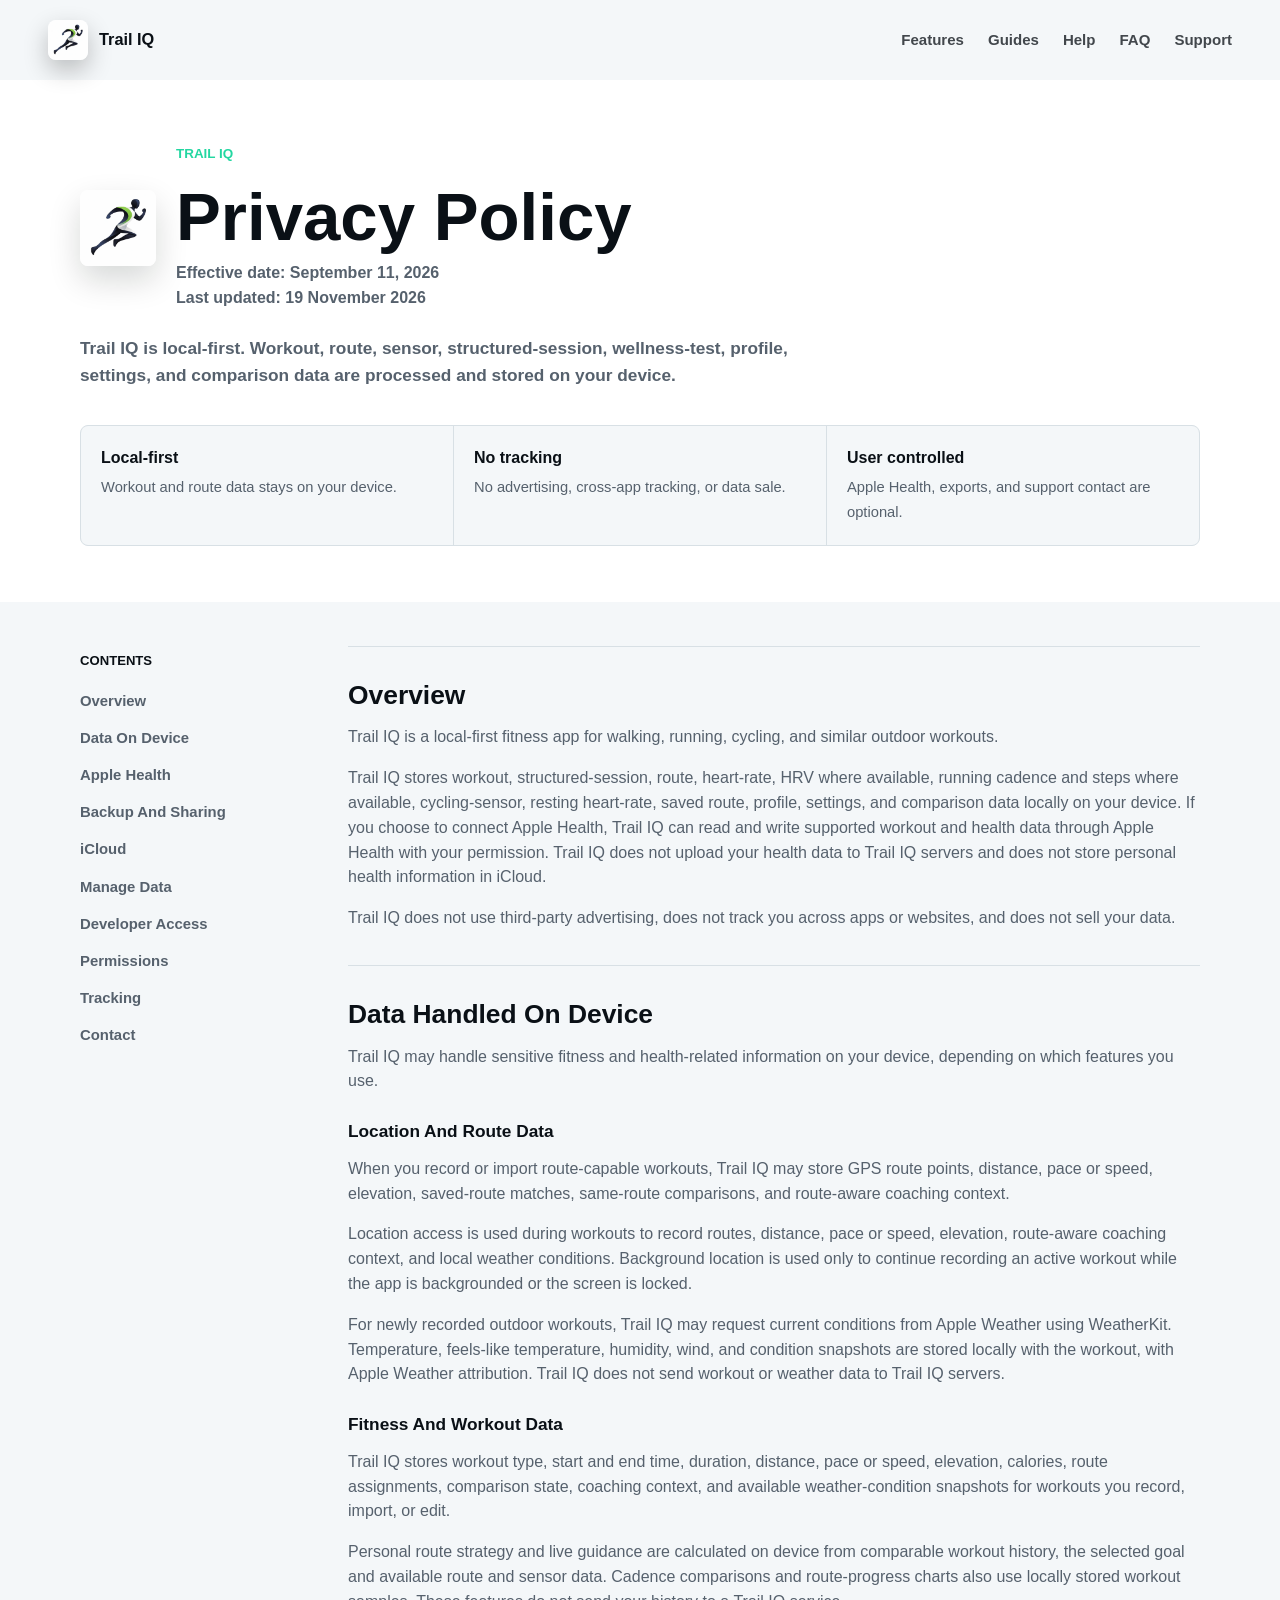
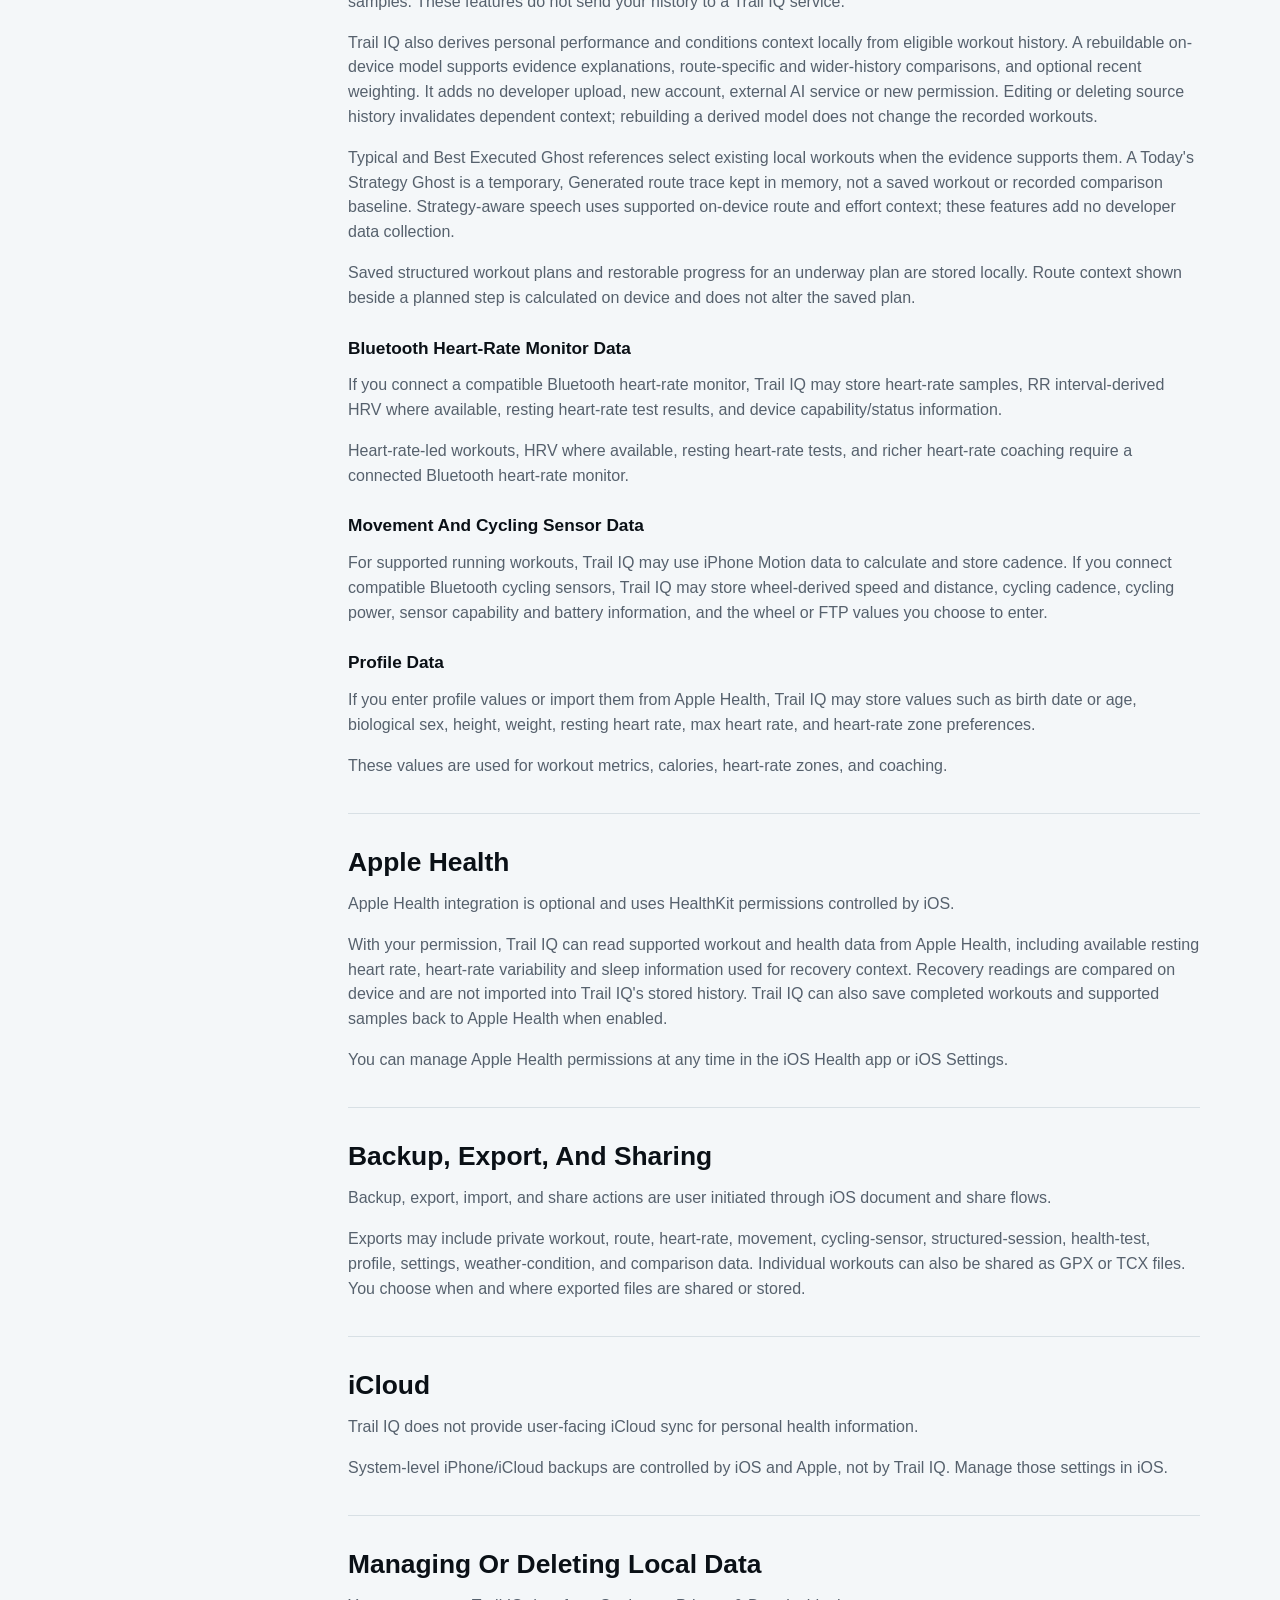
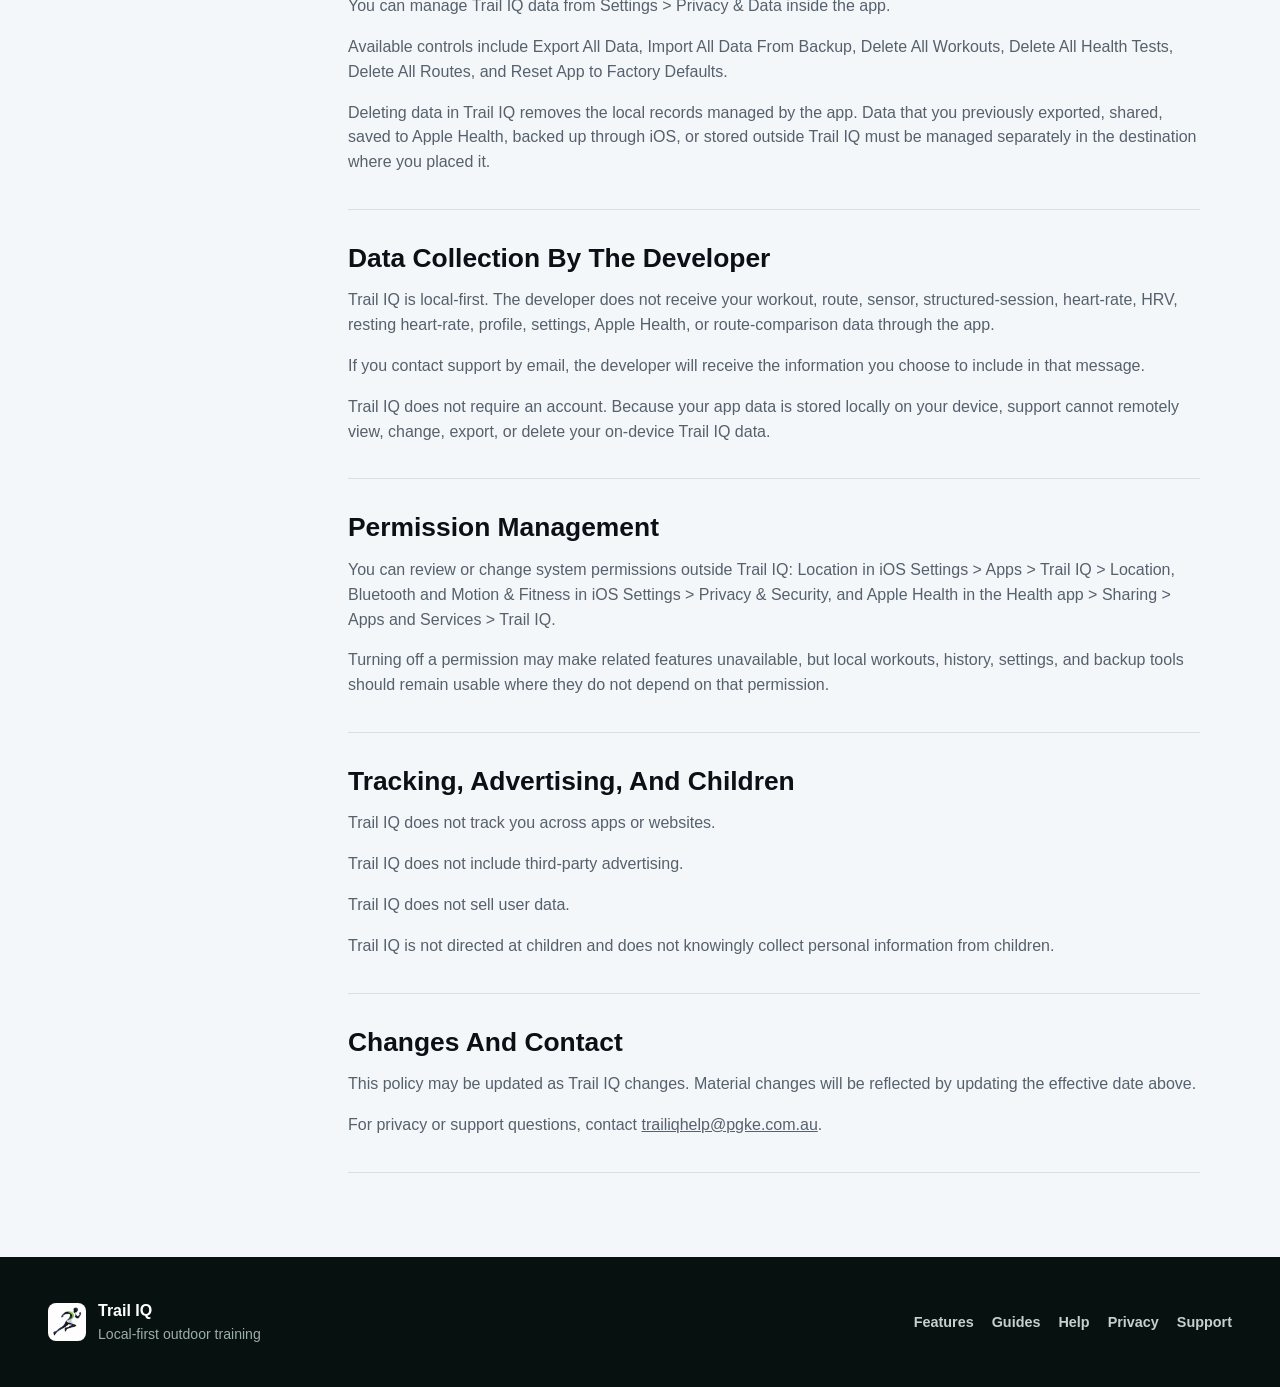
<file: privacy.html>
<!doctype html>
<html lang="en">
<head>
  <meta charset="utf-8">
  <meta name="viewport" content="width=device-width, initial-scale=1">
  <meta name="theme-color" content="#f4f7f9">
  <title>Trail IQ Privacy Policy</title>
  <meta name="description" content="How Trail IQ handles workout, route, heart-rate, wellness and Apple Health data.">
  <meta name="robots" content="index, follow">
  <link rel="canonical" href="https://trailiqapp.github.io/privacy.html">
  <meta property="og:type" content="website">
  <meta property="og:site_name" content="Trail IQ">
  <meta property="og:title" content="Trail IQ Privacy Policy">
  <meta property="og:description" content="How Trail IQ handles workout, route, heart-rate, wellness and optional Apple Health data.">
  <meta property="og:url" content="https://trailiqapp.github.io/privacy.html">
  <meta property="og:image" content="https://trailiqapp.github.io/assets/app-icon.png">
  <meta property="og:image:alt" content="Trail IQ app icon.">
  <meta name="twitter:card" content="summary">
  <meta name="twitter:title" content="Trail IQ Privacy Policy">
  <meta name="twitter:description" content="How Trail IQ handles workout, route, heart-rate, wellness and optional Apple Health data.">
  <meta name="twitter:image" content="https://trailiqapp.github.io/assets/app-icon.png">
  <link rel="icon" href="assets/app-icon.png">
  <link rel="stylesheet" href="assets/site.css?v=14">
  <script src="assets/site.js?v=13" defer></script>
</head>
<body>
  <nav class="site-nav" aria-label="Trail IQ public site">
    <a class="brand" href="index.html">
      <img src="assets/app-icon.png" alt="">
      <span>Trail IQ</span>
    </a>
    <div class="nav-links">
      <a href="features.html">Features</a>
      <a href="guides/index.html">Guides</a>
      <a href="help.html">Help</a>
      <a href="help.html#faq">FAQ</a>
      <a href="support.html">Support</a>
    </div>
  </nav>

  <header class="doc-hero">
    <div class="doc-main">
      <div class="doc-heading">
        <img src="assets/app-icon.png" alt="">
        <div>
          <p class="eyebrow">Trail IQ</p>
          <h1>Privacy Policy</h1>
          <p class="effective-date">Effective date: September 11, 2026<br>Last updated: 19 November 2026</p>
        </div>
      </div>
      <p class="doc-lede">Trail IQ is local-first. Workout, route, sensor, structured-session, wellness-test, profile, settings, and comparison data are processed and stored on your device.</p>

      <section class="summary-grid" aria-label="Privacy summary">
        <div class="summary-item">
          <strong>Local-first</strong>
          <span>Workout and route data stays on your device.</span>
        </div>
        <div class="summary-item">
          <strong>No tracking</strong>
          <span>No advertising, cross-app tracking, or data sale.</span>
        </div>
        <div class="summary-item">
          <strong>User controlled</strong>
          <span>Apple Health, exports, and support contact are optional.</span>
        </div>
      </section>
    </div>
  </header>

  <main class="doc-main">
    <div class="doc-layout">
      <aside class="toc" aria-label="Privacy policy sections">
        <p class="toc-title">Contents</p>
        <a href="#overview">Overview</a>
        <a href="#on-device">Data On Device</a>
        <a href="#apple-health">Apple Health</a>
        <a href="#backup-export">Backup And Sharing</a>
        <a href="#icloud">iCloud</a>
        <a href="#manage-data">Manage Data</a>
        <a href="#developer">Developer Access</a>
        <a href="#permissions">Permissions</a>
        <a href="#tracking">Tracking</a>
        <a href="#contact">Contact</a>
      </aside>

      <div class="content">
        <section id="overview" class="content-section">
          <h2>Overview</h2>
          <p>Trail IQ is a local-first fitness app for walking, running, cycling, and similar outdoor workouts.</p>
          <p>Trail IQ stores workout, structured-session, route, heart-rate, HRV where available, running cadence and steps where available, cycling-sensor, resting heart-rate, saved route, profile, settings, and comparison data locally on your device. If you choose to connect Apple Health, Trail IQ can read and write supported workout and health data through Apple Health with your permission. Trail IQ does not upload your health data to Trail IQ servers and does not store personal health information in iCloud.</p>
          <p>Trail IQ does not use third-party advertising, does not track you across apps or websites, and does not sell your data.</p>
        </section>

        <section id="on-device" class="content-section">
          <h2>Data Handled On Device</h2>
          <p>Trail IQ may handle sensitive fitness and health-related information on your device, depending on which features you use.</p>

          <h3>Location And Route Data</h3>
          <p>When you record or import route-capable workouts, Trail IQ may store GPS route points, distance, pace or speed, elevation, saved-route matches, same-route comparisons, and route-aware coaching context.</p>
          <p>Location access is used during workouts to record routes, distance, pace or speed, elevation, route-aware coaching context, and local weather conditions. Background location is used only to continue recording an active workout while the app is backgrounded or the screen is locked.</p>
          <p>For newly recorded outdoor workouts, Trail IQ may request current conditions from Apple Weather using WeatherKit. Temperature, feels-like temperature, humidity, wind, and condition snapshots are stored locally with the workout, with Apple Weather attribution. Trail IQ does not send workout or weather data to Trail IQ servers.</p>

          <h3>Fitness And Workout Data</h3>
          <p>Trail IQ stores workout type, start and end time, duration, distance, pace or speed, elevation, calories, route assignments, comparison state, coaching context, and available weather-condition snapshots for workouts you record, import, or edit.</p>
          <p>Personal route strategy and live guidance are calculated on device from comparable workout history, the selected goal and available route and sensor data. Cadence comparisons and route-progress charts also use locally stored workout samples. These features do not send your history to a Trail IQ service.</p>
          <p>Trail IQ also derives personal performance and conditions context locally from eligible workout history. A rebuildable on-device model supports evidence explanations, route-specific and wider-history comparisons, and optional recent weighting. It adds no developer upload, new account, external AI service or new permission. Editing or deleting source history invalidates dependent context; rebuilding a derived model does not change the recorded workouts.</p>
          <p>Typical and Best Executed Ghost references select existing local workouts when the evidence supports them. A Today's Strategy Ghost is a temporary, Generated route trace kept in memory, not a saved workout or recorded comparison baseline. Strategy-aware speech uses supported on-device route and effort context; these features add no developer data collection.</p>
          <p>Saved structured workout plans and restorable progress for an underway plan are stored locally. Route context shown beside a planned step is calculated on device and does not alter the saved plan.</p>

          <h3>Bluetooth Heart-Rate Monitor Data</h3>
          <p>If you connect a compatible Bluetooth heart-rate monitor, Trail IQ may store heart-rate samples, RR interval-derived HRV where available, resting heart-rate test results, and device capability/status information.</p>
          <p>Heart-rate-led workouts, HRV where available, resting heart-rate tests, and richer heart-rate coaching require a connected Bluetooth heart-rate monitor.</p>

          <h3>Movement And Cycling Sensor Data</h3>
          <p>For supported running workouts, Trail IQ may use iPhone Motion data to calculate and store cadence. If you connect compatible Bluetooth cycling sensors, Trail IQ may store wheel-derived speed and distance, cycling cadence, cycling power, sensor capability and battery information, and the wheel or FTP values you choose to enter.</p>

          <h3>Profile Data</h3>
          <p>If you enter profile values or import them from Apple Health, Trail IQ may store values such as birth date or age, biological sex, height, weight, resting heart rate, max heart rate, and heart-rate zone preferences.</p>
          <p>These values are used for workout metrics, calories, heart-rate zones, and coaching.</p>
        </section>

        <section id="apple-health" class="content-section">
          <h2>Apple Health</h2>
          <p>Apple Health integration is optional and uses HealthKit permissions controlled by iOS.</p>
          <p>With your permission, Trail IQ can read supported workout and health data from Apple Health, including available resting heart rate, heart-rate variability and sleep information used for recovery context. Recovery readings are compared on device and are not imported into Trail IQ's stored history. Trail IQ can also save completed workouts and supported samples back to Apple Health when enabled.</p>
          <p>You can manage Apple Health permissions at any time in the iOS Health app or iOS Settings.</p>
        </section>

        <section id="backup-export" class="content-section">
          <h2>Backup, Export, And Sharing</h2>
          <p>Backup, export, import, and share actions are user initiated through iOS document and share flows.</p>
          <p>Exports may include private workout, route, heart-rate, movement, cycling-sensor, structured-session, health-test, profile, settings, weather-condition, and comparison data. Individual workouts can also be shared as GPX or TCX files. You choose when and where exported files are shared or stored.</p>
        </section>

        <section id="icloud" class="content-section">
          <h2>iCloud</h2>
          <p>Trail IQ does not provide user-facing iCloud sync for personal health information.</p>
          <p>System-level iPhone/iCloud backups are controlled by iOS and Apple, not by Trail IQ. Manage those settings in iOS.</p>
        </section>

        <section id="manage-data" class="content-section">
          <h2>Managing Or Deleting Local Data</h2>
          <p>You can manage Trail IQ data from Settings &gt; Privacy &amp; Data inside the app.</p>
          <p>Available controls include Export All Data, Import All Data From Backup, Delete All Workouts, Delete All Health Tests, Delete All Routes, and Reset App to Factory Defaults.</p>
          <p>Deleting data in Trail IQ removes the local records managed by the app. Data that you previously exported, shared, saved to Apple Health, backed up through iOS, or stored outside Trail IQ must be managed separately in the destination where you placed it.</p>
        </section>

        <section id="developer" class="content-section">
          <h2>Data Collection By The Developer</h2>
          <p>Trail IQ is local-first. The developer does not receive your workout, route, sensor, structured-session, heart-rate, HRV, resting heart-rate, profile, settings, Apple Health, or route-comparison data through the app.</p>
          <p>If you contact support by email, the developer will receive the information you choose to include in that message.</p>
          <p>Trail IQ does not require an account. Because your app data is stored locally on your device, support cannot remotely view, change, export, or delete your on-device Trail IQ data.</p>
        </section>

        <section id="permissions" class="content-section">
          <h2>Permission Management</h2>
          <p>You can review or change system permissions outside Trail IQ: Location in iOS Settings &gt; Apps &gt; Trail IQ &gt; Location, Bluetooth and Motion &amp; Fitness in iOS Settings &gt; Privacy &amp; Security, and Apple Health in the Health app &gt; Sharing &gt; Apps and Services &gt; Trail IQ.</p>
          <p>Turning off a permission may make related features unavailable, but local workouts, history, settings, and backup tools should remain usable where they do not depend on that permission.</p>
        </section>

        <section id="tracking" class="content-section">
          <h2>Tracking, Advertising, And Children</h2>
          <p>Trail IQ does not track you across apps or websites.</p>
          <p>Trail IQ does not include third-party advertising.</p>
          <p>Trail IQ does not sell user data.</p>
          <p>Trail IQ is not directed at children and does not knowingly collect personal information from children.</p>
        </section>

        <section id="contact" class="content-section">
          <h2>Changes And Contact</h2>
          <p>This policy may be updated as Trail IQ changes. Material changes will be reflected by updating the effective date above.</p>
          <p>For privacy or support questions, contact <a href="mailto:trailiqhelp@pgke.com.au">trailiqhelp@pgke.com.au</a>.</p>
        </section>
      </div>
    </div>
  </main>

  <footer class="site-footer">
    <div class="footer-inner">
      <div class="footer-brand">
        <img src="assets/app-icon.png" alt="">
        <div>
          <strong>Trail IQ</strong>
          <span>Local-first outdoor training</span>
        </div>
      </div>
      <div class="footer-links">
        <a href="features.html">Features</a>
        <a href="guides/index.html">Guides</a>
        <a href="help.html">Help</a>
        <a href="privacy.html" aria-current="page">Privacy</a>
        <a href="support.html">Support</a>
      </div>
    </div>
  </footer>
</body>
</html>
</file>
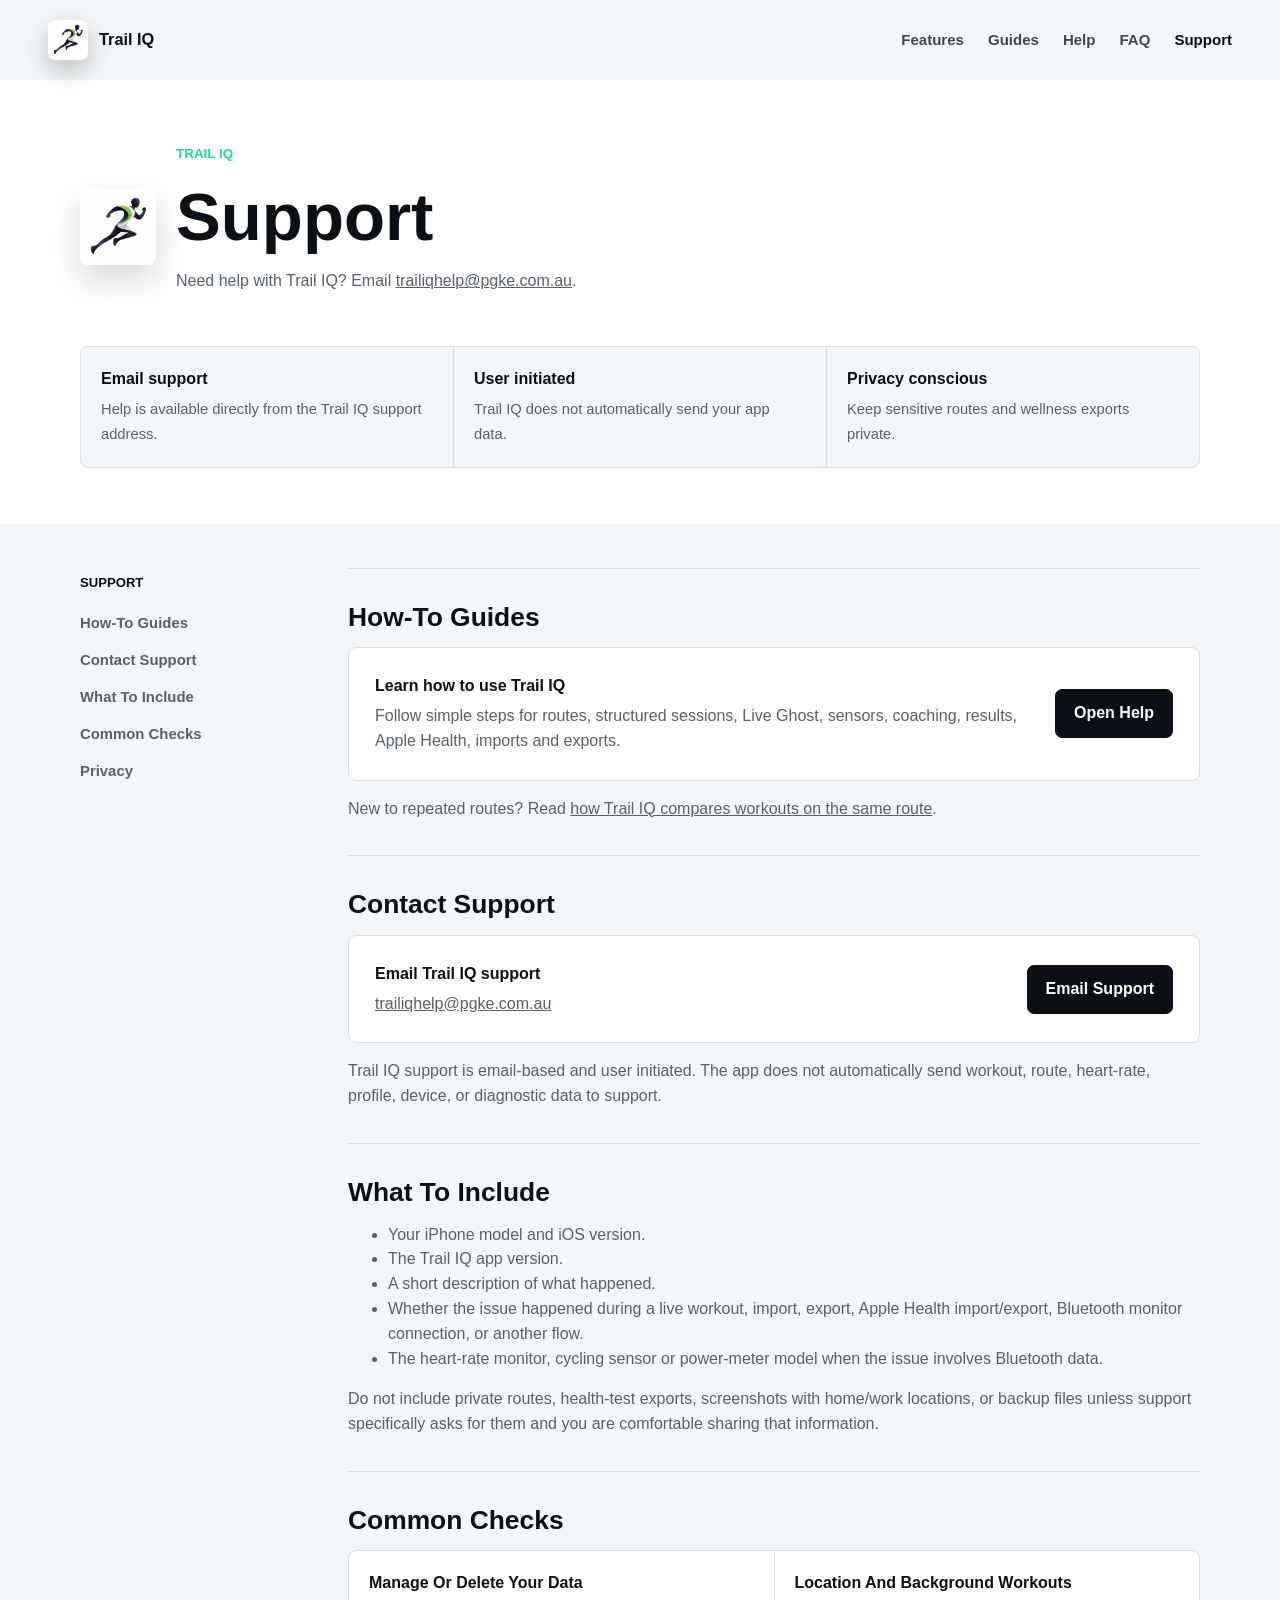
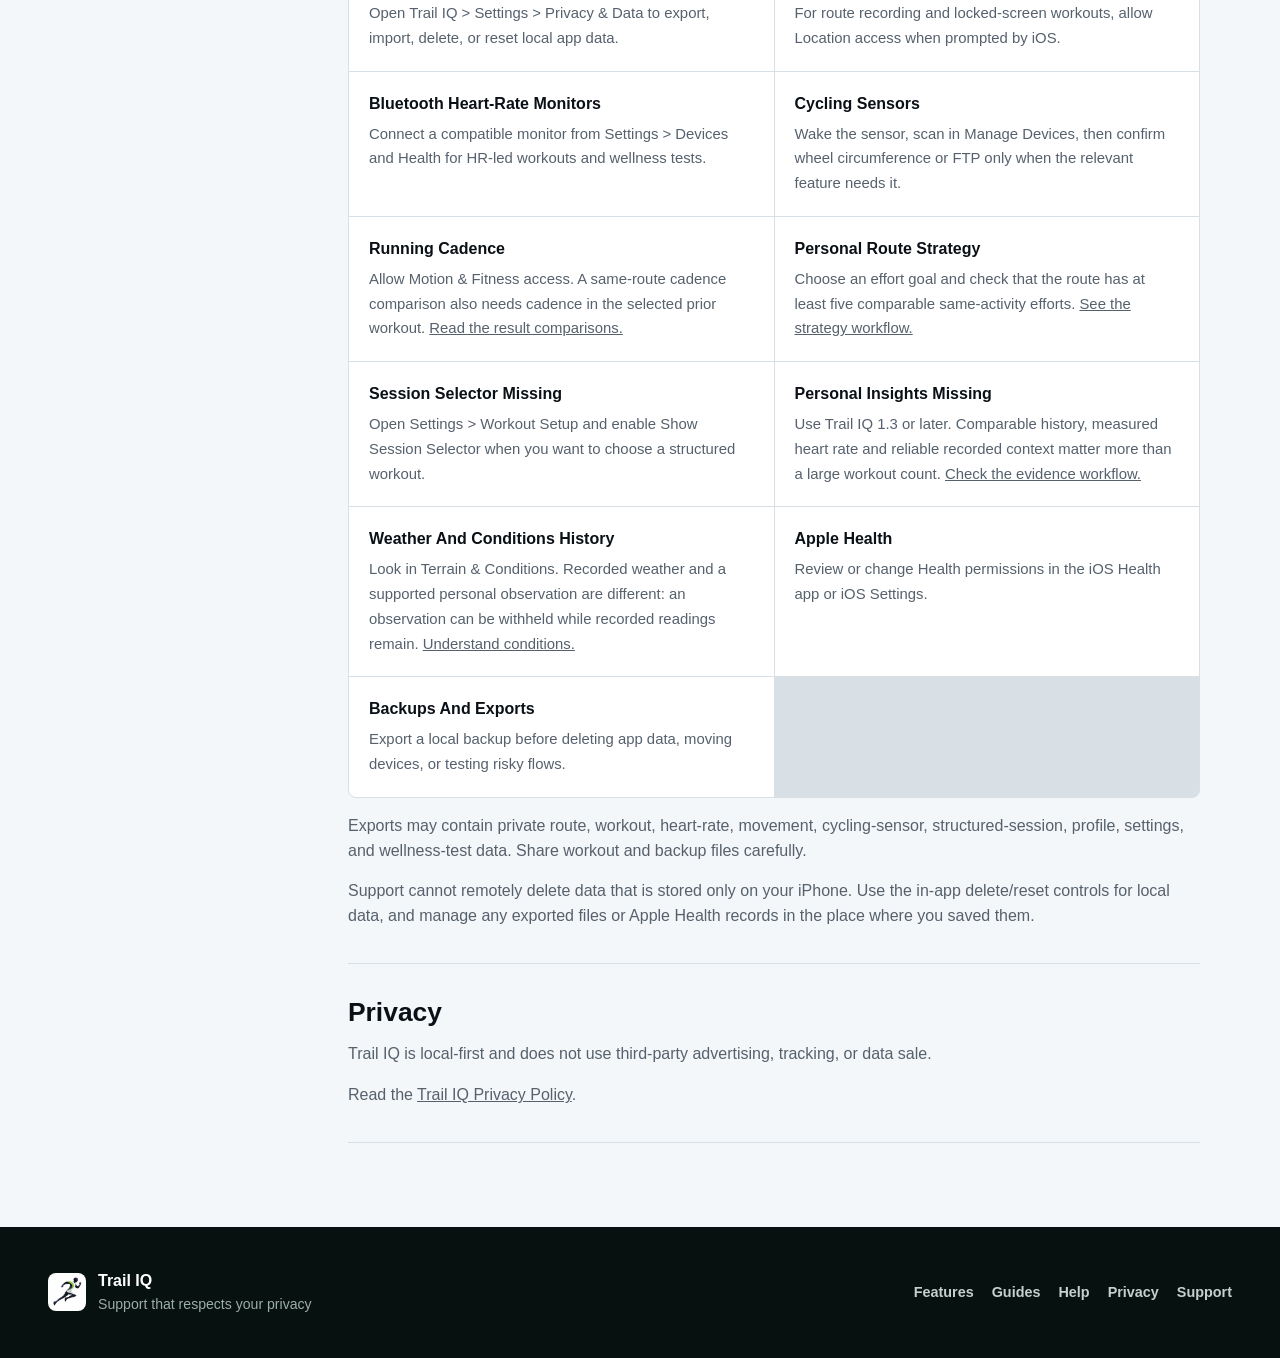
<file: support.html>
<!doctype html>
<html lang="en">
<head>
  <meta charset="utf-8">
  <meta name="viewport" content="width=device-width, initial-scale=1">
  <meta name="theme-color" content="#f4f7f9">
  <title>Trail IQ Support | Help and troubleshooting</title>
  <meta name="description" content="Get Trail IQ support, work through common workout, route, sensor and purchase checks, or contact the developer without automatically sharing app data.">
  <meta name="robots" content="index, follow">
  <link rel="canonical" href="https://trailiqapp.github.io/support.html">
  <meta property="og:type" content="website">
  <meta property="og:site_name" content="Trail IQ">
  <meta property="og:title" content="Trail IQ Support | Help and troubleshooting">
  <meta property="og:description" content="Work through common Trail IQ checks or contact the developer without automatically sharing app data.">
  <meta property="og:url" content="https://trailiqapp.github.io/support.html">
  <meta property="og:image" content="https://trailiqapp.github.io/assets/app-icon.png">
  <meta property="og:image:alt" content="Trail IQ app icon.">
  <meta name="twitter:card" content="summary">
  <meta name="twitter:title" content="Trail IQ Support | Help and troubleshooting">
  <meta name="twitter:description" content="Work through common Trail IQ checks or contact the developer without automatically sharing app data.">
  <meta name="twitter:image" content="https://trailiqapp.github.io/assets/app-icon.png">
  <link rel="icon" href="assets/app-icon.png">
  <link rel="stylesheet" href="assets/site.css?v=14">
  <script src="assets/site.js?v=13" defer></script>
</head>
<body>
  <nav class="site-nav" aria-label="Trail IQ public site">
    <a class="brand" href="index.html">
      <img src="assets/app-icon.png" alt="">
      <span>Trail IQ</span>
    </a>
    <div class="nav-links">
      <a href="features.html">Features</a>
      <a href="guides/index.html">Guides</a>
      <a href="help.html">Help</a>
      <a href="help.html#faq">FAQ</a>
      <a href="support.html" aria-current="page">Support</a>
    </div>
  </nav>

  <header class="doc-hero">
    <div class="doc-main">
      <div class="doc-heading">
        <img src="assets/app-icon.png" alt="">
        <div>
          <p class="eyebrow">Trail IQ</p>
          <h1>Support</h1>
          <p class="lede">Need help with Trail IQ? Email <a href="mailto:trailiqhelp@pgke.com.au">trailiqhelp@pgke.com.au</a>.</p>
        </div>
      </div>

      <section class="summary-grid" aria-label="Support summary">
        <div class="summary-item">
          <strong>Email support</strong>
          <span>Help is available directly from the Trail IQ support address.</span>
        </div>
        <div class="summary-item">
          <strong>User initiated</strong>
          <span>Trail IQ does not automatically send your app data.</span>
        </div>
        <div class="summary-item">
          <strong>Privacy conscious</strong>
          <span>Keep sensitive routes and wellness exports private.</span>
        </div>
      </section>
    </div>
  </header>

  <main class="doc-main">
    <div class="doc-layout">
      <aside class="toc" aria-label="Support sections">
        <p class="toc-title">Support</p>
        <a href="#guides">How-To Guides</a>
        <a href="#contact">Contact Support</a>
        <a href="#include">What To Include</a>
        <a href="#checks">Common Checks</a>
        <a href="#privacy">Privacy</a>
      </aside>

      <div class="content">
        <section id="guides" class="content-section">
          <h2>How-To Guides</h2>
          <div class="support-lead">
            <div>
              <strong>Learn how to use Trail IQ</strong>
              <p>Follow simple steps for routes, structured sessions, Live Ghost, sensors, coaching, results, Apple Health, imports and exports.</p>
            </div>
            <a class="button" href="help.html">Open Help</a>
          </div>
          <p>New to repeated routes? Read <a href="compare-runs-same-route/index.html">how Trail IQ compares workouts on the same route</a>.</p>
        </section>

        <section id="contact" class="content-section">
          <h2>Contact Support</h2>
          <div class="support-lead">
            <div>
              <strong>Email Trail IQ support</strong>
              <p><a href="mailto:trailiqhelp@pgke.com.au">trailiqhelp@pgke.com.au</a></p>
            </div>
            <a class="button" href="mailto:trailiqhelp@pgke.com.au">Email Support</a>
          </div>
          <p>Trail IQ support is email-based and user initiated. The app does not automatically send workout, route, heart-rate, profile, device, or diagnostic data to support.</p>
        </section>

        <section id="include" class="content-section">
          <h2>What To Include</h2>
          <ul>
            <li>Your iPhone model and iOS version.</li>
            <li>The Trail IQ app version.</li>
            <li>A short description of what happened.</li>
            <li>Whether the issue happened during a live workout, import, export, Apple Health import/export, Bluetooth monitor connection, or another flow.</li>
            <li>The heart-rate monitor, cycling sensor or power-meter model when the issue involves Bluetooth data.</li>
          </ul>
          <p>Do not include private routes, health-test exports, screenshots with home/work locations, or backup files unless support specifically asks for them and you are comfortable sharing that information.</p>
        </section>

        <section id="checks" class="content-section">
          <h2>Common Checks</h2>
          <div class="checks-grid">
            <div class="check-item">
              <strong>Manage Or Delete Your Data</strong>
              <span>Open Trail IQ &gt; Settings &gt; Privacy &amp; Data to export, import, delete, or reset local app data.</span>
            </div>
            <div class="check-item">
              <strong>Location And Background Workouts</strong>
              <span>For route recording and locked-screen workouts, allow Location access when prompted by iOS.</span>
            </div>
            <div class="check-item">
              <strong>Bluetooth Heart-Rate Monitors</strong>
              <span>Connect a compatible monitor from Settings &gt; Devices and Health for HR-led workouts and wellness tests.</span>
            </div>
            <div class="check-item">
              <strong>Cycling Sensors</strong>
              <span>Wake the sensor, scan in Manage Devices, then confirm wheel circumference or FTP only when the relevant feature needs it.</span>
            </div>
            <div class="check-item">
              <strong>Running Cadence</strong>
              <span>Allow Motion &amp; Fitness access. A same-route cadence comparison also needs cadence in the selected prior workout. <a href="help.html#result-comparisons">Read the result comparisons.</a></span>
            </div>
            <div class="check-item">
              <strong>Personal Route Strategy</strong>
              <span>Choose an effort goal and check that the route has at least five comparable same-activity efforts. <a href="help.html#route-strategy">See the strategy workflow.</a></span>
            </div>
            <div class="check-item">
              <strong>Session Selector Missing</strong>
              <span>Open Settings &gt; Workout Setup and enable Show Session Selector when you want to choose a structured workout.</span>
            </div>
            <div class="check-item">
              <strong>Personal Insights Missing</strong>
              <span>Use Trail IQ 1.3 or later. Comparable history, measured heart rate and reliable recorded context matter more than a large workout count. <a href="help.html#personal-insights">Check the evidence workflow.</a></span>
            </div>
            <div class="check-item">
              <strong>Weather And Conditions History</strong>
              <span>Look in Terrain &amp; Conditions. Recorded weather and a supported personal observation are different: an observation can be withheld while recorded readings remain. <a href="help.html#conditions-context">Understand conditions.</a></span>
            </div>
            <div class="check-item">
              <strong>Apple Health</strong>
              <span>Review or change Health permissions in the iOS Health app or iOS Settings.</span>
            </div>
            <div class="check-item">
              <strong>Backups And Exports</strong>
              <span>Export a local backup before deleting app data, moving devices, or testing risky flows.</span>
            </div>
          </div>
          <p>Exports may contain private route, workout, heart-rate, movement, cycling-sensor, structured-session, profile, settings, and wellness-test data. Share workout and backup files carefully.</p>
          <p>Support cannot remotely delete data that is stored only on your iPhone. Use the in-app delete/reset controls for local data, and manage any exported files or Apple Health records in the place where you saved them.</p>
        </section>

        <section id="privacy" class="content-section">
          <h2>Privacy</h2>
          <p>Trail IQ is local-first and does not use third-party advertising, tracking, or data sale.</p>
          <p>Read the <a href="privacy.html">Trail IQ Privacy Policy</a>.</p>
        </section>
      </div>
    </div>
  </main>

  <footer class="site-footer">
    <div class="footer-inner">
      <div class="footer-brand">
        <img src="assets/app-icon.png" alt="">
        <div>
          <strong>Trail IQ</strong>
          <span>Support that respects your privacy</span>
        </div>
      </div>
      <div class="footer-links">
        <a href="features.html">Features</a>
        <a href="guides/index.html">Guides</a>
        <a href="help.html">Help</a>
        <a href="privacy.html">Privacy</a>
        <a href="support.html" aria-current="page">Support</a>
      </div>
    </div>
  </footer>
</body>
</html>
</file>
<file: assets/site.css>
:root {
  color-scheme: light;
  --ink: #0a1016;
  --muted: #56616d;
  --quiet: #78828c;
  --paper: #ffffff;
  --canvas: #f4f7f9;
  --soft: #eaf0f3;
  --line: #d8e0e5;
  --night: #07110f;
  --night-soft: #10211e;
  --lime: #b9f227;
  --mint: #23d7a1;
  --blue: #399af2;
  --coral: #ff655d;
  --amber: #f2bd3d;
  --shadow: rgba(7, 17, 15, 0.16);
}

* {
  box-sizing: border-box;
  letter-spacing: 0;
}

html {
  scroll-behavior: smooth;
}

body {
  margin: 0;
  overflow-x: hidden;
  background: var(--canvas);
  color: var(--ink);
  font: 16px/1.55 -apple-system, BlinkMacSystemFont, "SF Pro Text", "Segoe UI", sans-serif;
  text-rendering: optimizeLegibility;
}

img {
  max-width: 100%;
}

.screenshot-link {
  display: block;
  cursor: zoom-in;
}

.screenshot-link:focus-visible {
  outline: 3px solid var(--blue);
  outline-offset: 5px;
}

.screenshot-dialog {
  max-width: min(95vw, 640px);
  max-height: 95svh;
  border: 1px solid var(--line);
  border-radius: 8px;
  padding: 12px;
  background: var(--paper);
  overscroll-behavior: contain;
}

.screenshot-dialog::backdrop {
  background: rgba(7, 17, 15, 0.8);
}

.screenshot-dialog img {
  display: block;
  width: auto;
  max-height: 82svh;
  margin: 0 auto;
}

.screenshot-close {
  display: block;
  min-height: 44px;
  margin: 0 0 10px auto;
  border: 1px solid var(--line);
  border-radius: 6px;
  padding: 8px 16px;
  background: var(--paper);
  color: var(--ink);
  font: inherit;
  font-weight: 700;
  cursor: pointer;
}

.workflow summary[id] {
  scroll-margin-top: 24px;
}

a {
  color: inherit;
}

.site-nav {
  position: relative;
  z-index: 20;
  display: flex;
  align-items: center;
  justify-content: space-between;
  gap: 20px;
  max-width: 1240px;
  margin: 0 auto;
  padding: 20px 28px;
}

.site-nav.on-dark {
  position: absolute;
  top: 0;
  right: 0;
  left: 0;
  color: #ffffff;
  background: linear-gradient(180deg, rgba(3, 10, 9, 0.72), rgba(3, 10, 9, 0));
}

.brand {
  display: inline-flex;
  align-items: center;
  gap: 11px;
  color: inherit;
  font-size: 1.02rem;
  font-weight: 800;
  text-decoration: none;
}

.brand img {
  width: 40px;
  height: 40px;
  border-radius: 8px;
  box-shadow: 0 10px 24px rgba(0, 0, 0, 0.24);
}

.nav-links {
  display: flex;
  min-width: 0;
  align-items: center;
  gap: 24px;
}

.nav-links a {
  color: inherit;
  font-size: 0.94rem;
  font-weight: 700;
  text-decoration: none;
  opacity: 0.76;
}

.nav-links a:hover,
.nav-links a[aria-current="page"] {
  opacity: 1;
}

.hero {
  position: relative;
  display: flex;
  min-height: min(780px, 84svh);
  align-items: flex-end;
  overflow: hidden;
  background-color: var(--night);
  background-image:
    linear-gradient(90deg, rgba(3, 10, 9, 0.94) 0%, rgba(3, 10, 9, 0.72) 44%, rgba(3, 10, 9, 0.18) 78%),
    linear-gradient(0deg, rgba(3, 10, 9, 0.76) 0%, transparent 38%),
    url("screen-home.png");
  background-position: center 42%;
  background-size: cover;
  color: #ffffff;
}

.hero-inner {
  position: relative;
  z-index: 2;
  width: min(1184px, calc(100% - 48px));
  margin: 0 auto;
  padding: 150px 0 84px;
}

.hero-copy {
  width: 100%;
  max-width: 680px;
}

.eyebrow {
  margin: 0 0 16px;
  color: var(--mint);
  font-size: 0.84rem;
  font-weight: 850;
  text-transform: uppercase;
}

h1,
h2,
h3 {
  margin-top: 0;
  line-height: 1.08;
}

h1 {
  max-width: 760px;
  margin-bottom: 18px;
  font-size: 6.2rem;
  font-weight: 900;
}

h2 {
  margin-bottom: 18px;
  font-size: 3.8rem;
  font-weight: 880;
}

h3 {
  margin-bottom: 10px;
  font-size: 1.35rem;
  font-weight: 820;
}

p {
  color: var(--muted);
}

.hero .lede {
  max-width: 640px;
  margin: 0;
  color: rgba(255, 255, 255, 0.84);
  font-size: 1.3rem;
}

.actions {
  display: flex;
  flex-wrap: wrap;
  gap: 12px;
  margin-top: 30px;
}

.button {
  display: inline-flex;
  min-height: 48px;
  align-items: center;
  justify-content: center;
  border: 1px solid var(--ink);
  border-radius: 7px;
  padding: 11px 18px;
  background: var(--ink);
  color: #ffffff;
  font-weight: 800;
  text-decoration: none;
}

.button:hover {
  transform: translateY(-1px);
}

.button.bright {
  border-color: var(--lime);
  background: var(--lime);
  color: #0a150f;
}

.button.ghost {
  border-color: rgba(255, 255, 255, 0.42);
  background: rgba(7, 17, 15, 0.48);
  color: #ffffff;
  backdrop-filter: blur(14px);
}

.button.outline {
  border-color: var(--line);
  background: var(--paper);
  color: var(--ink);
}

.section {
  padding: clamp(68px, 9vw, 118px) 28px;
}

.section-inner {
  width: min(1184px, 100%);
  margin: 0 auto;
}

.section-heading {
  max-width: 760px;
  margin-bottom: 42px;
}

.section-heading p {
  max-width: 680px;
  margin: 0;
  font-size: 1.1rem;
}

.journey-nav {
  border-bottom: 1px solid var(--line);
  background: var(--paper);
}

.journey-nav-inner {
  display: grid;
  grid-template-columns: repeat(4, minmax(0, 1fr));
  width: min(1184px, calc(100% - 48px));
  margin: 0 auto;
}

.journey-nav a {
  display: grid;
  grid-template-columns: auto minmax(0, 1fr);
  gap: 1px 12px;
  min-width: 0;
  padding: 22px 20px;
  color: var(--ink);
  text-decoration: none;
}

.journey-nav a + a {
  border-left: 1px solid var(--line);
}

.journey-nav a:hover {
  background: var(--soft);
}

.journey-nav span {
  grid-row: 1 / span 2;
  color: var(--blue);
  font-size: 0.78rem;
  font-weight: 900;
}

.journey-nav strong,
.journey-nav small {
  overflow-wrap: anywhere;
}

.journey-nav strong {
  font-size: 1rem;
}

.journey-nav small {
  color: var(--muted);
  font-size: 0.82rem;
}

.feature-stage {
  scroll-margin-top: 12px;
}

.stage-heading {
  max-width: 900px;
  margin-bottom: 70px;
}

.stage-heading h2 {
  max-width: 880px;
  font-size: 3.25rem;
}

.release-band {
  background: var(--paper);
}

.release-grid {
  display: grid;
  grid-template-columns: repeat(4, minmax(0, 1fr));
  border-top: 1px solid var(--line);
  border-bottom: 1px solid var(--line);
}

.release-item {
  min-width: 0;
  padding: 28px 24px;
}

.release-item + .release-item {
  border-left: 1px solid var(--line);
}

.release-item span,
.release-item strong {
  display: block;
}

.release-item span {
  margin-bottom: 18px;
  color: var(--blue);
  font-size: 0.82rem;
  font-weight: 850;
}

.release-item strong {
  margin-bottom: 8px;
  font-size: 1.08rem;
}

.release-item p {
  margin: 0;
  font-size: 0.94rem;
}

.release-link {
  color: inherit;
  text-decoration: none;
}

.release-link:hover {
  background: var(--soft);
}

.promise-strip {
  position: relative;
  z-index: 3;
  width: min(1184px, calc(100% - 48px));
  margin: -36px auto 0;
  border-radius: 8px;
  background: var(--paper);
  box-shadow: 0 20px 52px var(--shadow);
}

.promise-grid {
  display: grid;
  grid-template-columns: repeat(3, 1fr);
}

.promise-item {
  min-width: 0;
  padding: 26px 28px;
}

.promise-item + .promise-item {
  border-left: 1px solid var(--line);
}

.promise-item strong {
  display: block;
  margin-bottom: 5px;
  font-size: 1.05rem;
}

.promise-item span {
  color: var(--muted);
  font-size: 0.94rem;
}

.story-layout {
  display: grid;
  grid-template-columns: minmax(0, 0.9fr) minmax(420px, 1.1fr);
  gap: clamp(42px, 7vw, 96px);
  align-items: center;
}

.story-copy {
  max-width: 540px;
}

.story-copy p {
  font-size: 1.08rem;
}

.story-list {
  display: grid;
  gap: 18px;
  margin-top: 32px;
}

.story-point {
  display: grid;
  grid-template-columns: 38px minmax(0, 1fr);
  gap: 14px;
}

.story-index {
  display: grid;
  width: 34px;
  height: 34px;
  place-items: center;
  border-radius: 50%;
  background: var(--ink);
  color: var(--lime);
  font-size: 0.82rem;
  font-weight: 900;
}

.story-point strong {
  display: block;
  margin-bottom: 3px;
}

.story-point span {
  color: var(--muted);
  font-size: 0.94rem;
}

.screen-stage {
  position: relative;
  min-height: 680px;
}

.phone-shot {
  position: absolute;
  margin: 0;
  overflow: hidden;
  border: 5px solid #11181d;
  border-radius: 8px;
  background: #11181d;
  box-shadow: 0 28px 72px rgba(10, 16, 22, 0.24);
}

.phone-shot img {
  display: block;
  width: 100%;
  height: auto;
}

.phone-shot.primary {
  right: 0;
  bottom: 0;
  width: min(62%, 350px);
  z-index: 2;
}

.phone-shot.secondary {
  top: 0;
  left: 0;
  width: min(54%, 305px);
  z-index: 1;
}

.phone-shot.tertiary {
  right: 7%;
  top: 11%;
  width: min(45%, 250px);
  opacity: 0.72;
}

.band-dark {
  background: var(--night);
  color: #ffffff;
}

.band-dark p {
  color: #a9b8b4;
}

.band-dark .eyebrow {
  color: var(--lime);
}

.feature-rows {
  display: grid;
  gap: 0;
  border-top: 1px solid #243530;
}

.comparison-table-wrap {
  overflow-x: auto;
  margin-top: 32px;
  border: 1px solid var(--line);
  border-radius: 8px;
  background: var(--paper);
  box-shadow: 0 18px 42px var(--shadow);
  -webkit-overflow-scrolling: touch;
}

.comparison-table {
  width: 100%;
  min-width: 980px;
  border-collapse: collapse;
  color: var(--ink);
}

.comparison-table caption {
  padding: 18px 20px;
  border-bottom: 1px solid var(--line);
  color: var(--muted);
  font-size: 0.88rem;
  line-height: 1.45;
  text-align: left;
}

.comparison-table th,
.comparison-table td {
  padding: 18px;
  border-right: 1px solid var(--line);
  border-bottom: 1px solid var(--line);
  vertical-align: top;
  font-size: 0.94rem;
  line-height: 1.45;
  text-align: left;
}

.comparison-table tr:last-child th,
.comparison-table tr:last-child td {
  border-bottom: 0;
}

.comparison-table th:last-child,
.comparison-table td:last-child {
  border-right: 0;
}

.comparison-table thead th {
  background: var(--night);
  color: white;
  font-weight: 760;
}

.comparison-table tbody th {
  width: 170px;
  background: var(--soft);
  font-weight: 760;
}

.comparison-table td strong {
  display: block;
  margin-bottom: 4px;
}

.source-list {
  display: grid;
  gap: 10px;
  margin: 24px 0 0;
  padding: 0;
  list-style: none;
}

.source-list li {
  padding: 14px 16px;
  border-left: 3px solid var(--blue);
  background: var(--soft);
  color: var(--muted);
}

.source-list a {
  color: var(--ink);
  font-weight: 740;
}

.guide-grid {
  display: grid;
  grid-template-columns: repeat(2, minmax(0, 1fr));
  gap: 20px;
}

.guide-card {
  display: flex;
  min-height: 320px;
  flex-direction: column;
  justify-content: space-between;
  border: 1px solid var(--line);
  border-radius: 8px;
  padding: 30px;
  background: var(--paper);
  text-decoration: none;
}

.guide-card:hover {
  border-color: var(--blue);
}

.guide-card .eyebrow {
  margin-bottom: 34px;
}

.guide-card h2,
.guide-card h3 {
  max-width: 520px;
  margin-bottom: 14px;
  font-size: 2.5rem;
}

.guide-card p {
  max-width: 560px;
  margin-bottom: 0;
  font-size: 1.02rem;
}

.guide-card .guide-link {
  display: block;
  margin-top: 32px;
  color: var(--blue);
  font-weight: 820;
}

.guide-card.featured {
  grid-column: 1 / -1;
  min-height: 360px;
  background: var(--night);
  color: white;
}

.guide-card.featured p {
  color: #a9b8b4;
}

.article-hero .hero-inner {
  width: min(960px, calc(100% - 48px));
}

.article-hero h1 {
  max-width: 940px;
  font-size: 4.8rem;
}

.article-meta {
  display: flex;
  flex-wrap: wrap;
  gap: 10px 22px;
  margin-top: 24px;
  color: rgba(255, 255, 255, 0.72);
  font-size: 0.9rem;
  font-weight: 720;
}

.article-shell {
  width: min(820px, 100%);
  margin: 0 auto;
}

.article-intro {
  margin: 0 0 48px;
  color: var(--ink);
  font-size: 1.45rem;
  line-height: 1.55;
}

.article-body h2 {
  margin-top: 64px;
  font-size: 2.85rem;
}

.article-body h3 {
  margin-top: 34px;
  font-size: 1.45rem;
}

.article-body p,
.article-body li {
  font-size: 1.08rem;
  line-height: 1.72;
}

.article-body ul,
.article-body ol {
  display: grid;
  gap: 10px;
  padding-left: 24px;
}

.article-callout {
  margin: 42px 0;
  border-left: 4px solid var(--mint);
  padding: 24px 28px;
  background: var(--soft);
}

.article-callout strong {
  display: block;
  margin-bottom: 6px;
  font-size: 1.18rem;
}

.article-callout p {
  margin: 0;
}

.article-figure {
  margin: 48px auto;
  text-align: center;
}

.article-figure img {
  display: block;
  width: min(100%, 430px);
  margin: 0 auto;
  border: 4px solid #121a20;
  border-radius: 8px;
}

.article-figure figcaption {
  max-width: 560px;
  margin: 12px auto 0;
  color: var(--muted);
  font-size: 0.88rem;
}

.article-sources {
  margin-top: 68px;
  border-top: 1px solid var(--line);
  padding-top: 28px;
}

.article-sources h2 {
  margin-top: 0;
  font-size: 1.5rem;
}

.article-sources li {
  font-size: 0.96rem;
}

.related-band {
  background: var(--soft);
}

.related-links {
  display: grid;
  grid-template-columns: repeat(3, minmax(0, 1fr));
  gap: 1px;
  overflow: hidden;
  border: 1px solid var(--line);
  border-radius: 8px;
  background: var(--line);
}

.related-link {
  min-width: 0;
  padding: 24px;
  background: var(--paper);
  text-decoration: none;
}

.related-link span,
.related-link strong {
  display: block;
}

.related-link span {
  margin-bottom: 8px;
  color: var(--blue);
  font-size: 0.78rem;
  font-weight: 850;
  text-transform: uppercase;
}

.related-link strong {
  line-height: 1.35;
}

.feature-row {
  display: grid;
  grid-template-columns: 150px minmax(220px, 0.7fr) minmax(280px, 1fr);
  gap: 28px;
  align-items: start;
  padding: 30px 0;
  border-bottom: 1px solid #243530;
}

.feature-row .feature-number {
  color: var(--mint);
  font-weight: 850;
}

.feature-row strong {
  font-size: 1.3rem;
}

.feature-row p {
  margin: 0;
}

.showcase-grid {
  display: grid;
  grid-template-columns: repeat(3, minmax(0, 1fr));
  gap: 18px;
}

.showcase {
  overflow: hidden;
  border: 1px solid var(--line);
  border-radius: 8px;
  background: var(--paper);
}

.showcase-media {
  overflow: hidden;
  height: 420px;
  background: var(--soft);
}

.showcase-media img {
  width: 100%;
  height: 100%;
  object-fit: cover;
  object-position: top center;
}

.showcase-copy {
  padding: 24px;
}

.showcase-copy p {
  margin-bottom: 0;
}

.history-gallery {
  display: grid;
  grid-template-columns: repeat(3, minmax(0, 1fr));
  gap: 28px;
  align-items: start;
}

.history-gallery figure {
  min-width: 0;
  margin: 0;
}

.history-gallery img {
  display: block;
  width: 100%;
  height: auto;
  border: 1px solid var(--line);
  border-radius: 8px;
}

.history-gallery figcaption {
  margin-top: 18px;
  color: var(--muted);
  font-size: 0.96rem;
}

.history-gallery figcaption strong {
  display: block;
  margin-bottom: 8px;
  color: var(--ink);
  line-height: 1.3;
}

.media-note {
  max-width: 800px;
  margin: 28px 0 0;
  font-size: 0.88rem;
}

@media (max-width: 760px) {
  .history-gallery {
    grid-template-columns: 1fr;
    gap: 40px;
    max-width: 390px;
    margin: 0 auto;
  }
}

.privacy-band {
  background: var(--blue);
  color: #08111a;
}

.privacy-layout {
  display: grid;
  grid-template-columns: minmax(0, 1fr) minmax(320px, 0.72fr);
  gap: 48px;
  align-items: end;
}

.privacy-layout p {
  max-width: 680px;
  color: rgba(8, 17, 26, 0.72);
  font-size: 1.08rem;
}

.privacy-facts {
  display: grid;
  gap: 1px;
  border: 1px solid rgba(8, 17, 26, 0.2);
  border-radius: 8px;
  overflow: hidden;
}

.privacy-fact {
  padding: 16px 18px;
  background: rgba(255, 255, 255, 0.32);
  font-weight: 800;
}

.cta {
  background: var(--paper);
  text-align: center;
}

.cta .section-inner {
  max-width: 820px;
}

.cta p {
  max-width: 640px;
  margin: 0 auto;
  font-size: 1.08rem;
}

.cta .actions {
  justify-content: center;
}

.page-hero {
  position: relative;
  display: flex;
  min-height: 530px;
  align-items: flex-end;
  overflow: hidden;
  background-color: var(--night);
  background-image:
    linear-gradient(0deg, rgba(3, 10, 9, 0.88), rgba(3, 10, 9, 0.18) 58%, transparent),
    linear-gradient(90deg, rgba(3, 10, 9, 0.95), rgba(3, 10, 9, 0.58) 58%, rgba(3, 10, 9, 0.18)),
    url("screen-replay.png");
  background-position: center 38%;
  background-size: cover;
  color: #ffffff;
}

.page-hero .hero-inner {
  padding-bottom: 68px;
}

.page-hero h1 {
  max-width: 900px;
  font-size: 5.2rem;
  overflow-wrap: anywhere;
}

.page-hero .lede {
  max-width: 700px;
  color: rgba(255, 255, 255, 0.8);
  font-size: 1.18rem;
}

.feature-detail {
  display: grid;
  grid-template-columns: minmax(0, 0.9fr) minmax(340px, 0.7fr);
  gap: clamp(42px, 8vw, 110px);
  align-items: center;
}

.feature-detail + .feature-detail {
  margin-top: 110px;
}

.report-gallery-heading {
  margin-top: 90px;
}

.single-screen figcaption {
  padding: 16px;
  background: var(--canvas);
  color: var(--muted);
  font-size: 0.9rem;
}

.feature-detail.reverse .feature-copy {
  order: 2;
}

.feature-detail.reverse .single-screen {
  order: 1;
}

.feature-copy p {
  font-size: 1.06rem;
}

.feature-copy h3 {
  max-width: 640px;
  font-size: 2.45rem;
}

.feature-copy ul {
  margin: 24px 0 0;
  padding: 0;
  list-style: none;
}

.feature-copy li {
  position: relative;
  margin-top: 12px;
  padding-left: 24px;
  color: var(--muted);
}

.feature-copy li::before {
  position: absolute;
  top: 0.66em;
  left: 0;
  width: 9px;
  height: 9px;
  border-radius: 50%;
  background: var(--mint);
  content: "";
}

.band-dark .feature-copy li {
  color: #a9b8b4;
}

.band-dark .feature-copy li::before {
  background: var(--lime);
}

.capability-grid {
  display: grid;
  grid-template-columns: repeat(3, minmax(0, 1fr));
  margin-top: 96px;
  border-top: 1px solid var(--line);
  border-bottom: 1px solid var(--line);
}

.capability-item {
  min-width: 0;
  padding: 28px 24px;
}

.capability-item + .capability-item {
  border-left: 1px solid var(--line);
}

.capability-item span,
.capability-item strong {
  display: block;
}

.capability-item span {
  margin-bottom: 16px;
  color: var(--blue);
  font-size: 0.8rem;
  font-weight: 900;
  text-transform: uppercase;
}

.capability-item strong {
  margin-bottom: 9px;
  font-size: 1.18rem;
}

.capability-item p {
  margin: 0;
  font-size: 0.94rem;
}

.capability-grid.on-dark {
  border-color: #2a3b36;
}

.capability-grid.on-dark .capability-item + .capability-item {
  border-color: #2a3b36;
}

.capability-grid.on-dark .capability-item span {
  color: var(--lime);
}

.capability-grid.on-dark .capability-item p {
  color: #a9b8b4;
}

.single-screen {
  justify-self: center;
  margin: 0;
  width: min(100%, 370px);
  overflow: hidden;
  border: 5px solid #11181d;
  border-radius: 8px;
  background: #11181d;
  box-shadow: 0 28px 72px rgba(10, 16, 22, 0.2);
}

.single-screen img {
  display: block;
  width: 100%;
  height: auto;
}

.doc-main {
  width: min(1120px, calc(100% - 48px));
  margin: 0 auto;
  padding: 44px 0 84px;
}

.doc-hero {
  padding: 0;
  background: var(--paper);
}

.doc-hero .doc-main {
  padding-top: 64px;
  padding-bottom: 56px;
}

.doc-heading {
  display: flex;
  align-items: center;
  gap: 20px;
}

.doc-heading img {
  width: 76px;
  height: 76px;
  border-radius: 8px;
  box-shadow: 0 14px 32px var(--shadow);
}

.doc-heading h1 {
  margin-bottom: 8px;
  font-size: 4.2rem;
}

.effective-date,
.doc-lede {
  margin: 0;
  color: var(--muted);
  font-weight: 650;
}

.doc-lede {
  max-width: 780px;
  margin-top: 24px;
  font-size: 1.08rem;
}

.summary-grid {
  display: grid;
  grid-template-columns: repeat(3, 1fr);
  gap: 1px;
  margin-top: 36px;
  border: 1px solid var(--line);
  border-radius: 8px;
  overflow: hidden;
  background: var(--line);
}

.summary-item {
  padding: 20px;
  background: var(--canvas);
}

.summary-item strong {
  display: block;
  margin-bottom: 5px;
}

.summary-item span {
  color: var(--muted);
  font-size: 0.92rem;
}

.doc-layout {
  display: grid;
  grid-template-columns: 220px minmax(0, 1fr);
  gap: 48px;
  align-items: start;
}

.toc {
  position: sticky;
  top: 24px;
  padding-top: 5px;
}

.toc-title {
  margin: 0 0 12px;
  color: var(--ink);
  font-size: 0.82rem;
  font-weight: 850;
  text-transform: uppercase;
}

.toc a {
  display: block;
  padding: 7px 0;
  color: var(--muted);
  font-size: 0.93rem;
  font-weight: 700;
  text-decoration: none;
}

.toc a:hover {
  color: var(--blue);
}

.content {
  min-width: 0;
  border-top: 1px solid var(--line);
}

.content-section {
  padding: 34px 0;
  border-bottom: 1px solid var(--line);
}

.content-section h2 {
  margin-bottom: 16px;
  font-size: 1.65rem;
}

.content-section h3 {
  margin: 28px 0 8px;
  font-size: 1.08rem;
}

.content-section p,
.content-section li {
  color: var(--muted);
}

.content-section > :first-child {
  margin-top: 0;
}

.content-section > :last-child {
  margin-bottom: 0;
}

.support-lead {
  display: grid;
  grid-template-columns: 1fr auto;
  gap: 24px;
  align-items: center;
  padding: 26px;
  border: 1px solid var(--line);
  border-radius: 8px;
  background: var(--paper);
}

.support-lead p {
  margin: 5px 0 0;
}

.checks-grid {
  display: grid;
  grid-template-columns: repeat(2, 1fr);
  gap: 1px;
  overflow: hidden;
  border: 1px solid var(--line);
  border-radius: 8px;
  background: var(--line);
}

.check-item {
  padding: 20px;
  background: var(--paper);
}

.check-item strong {
  display: block;
  margin-bottom: 5px;
}

.check-item span {
  color: var(--muted);
  font-size: 0.93rem;
}

.help-hero {
  overflow: hidden;
  background: var(--night);
  color: #ffffff;
}

.help-hero-inner {
  display: grid;
  grid-template-columns: minmax(0, 1fr) minmax(260px, 340px);
  gap: clamp(48px, 8vw, 110px);
  width: min(1120px, calc(100% - 48px));
  min-height: 610px;
  margin: 0 auto;
  padding: 72px 0 0;
  align-items: end;
}

.help-hero-copy {
  align-self: center;
  padding-bottom: 72px;
}

.help-hero h1 {
  max-width: 760px;
  margin-bottom: 20px;
  font-size: 5.2rem;
}

.help-hero .lede {
  max-width: 650px;
  margin: 0;
  color: #b6c4c1;
  font-size: 1.18rem;
}

.help-quick-links {
  display: flex;
  flex-wrap: wrap;
  gap: 8px;
  margin-top: 30px;
}

.help-quick-links a {
  border: 1px solid #355149;
  border-radius: 6px;
  padding: 8px 11px;
  color: #e7efed;
  font-size: 0.88rem;
  font-weight: 750;
  text-decoration: none;
}

.help-quick-links a:hover {
  border-color: var(--mint);
  color: var(--mint);
}

.help-hero-screen {
  width: 100%;
  max-height: 530px;
  margin: 0;
  overflow: hidden;
  border: 5px solid #17221f;
  border-bottom: 0;
  border-radius: 8px 8px 0 0;
  background: #17221f;
  box-shadow: 0 28px 72px rgba(0, 0, 0, 0.4);
}

.help-hero-screen img {
  display: block;
  width: 100%;
}

.help-main {
  width: min(1120px, calc(100% - 48px));
  margin: 0 auto;
  padding: 24px 0 92px;
}

.help-section {
  padding: 76px 0 54px;
  scroll-margin-top: 20px;
}

.help-section + .help-section {
  border-top: 1px solid var(--line);
}

.help-section-heading {
  display: grid;
  grid-template-columns: 74px minmax(0, 760px);
  gap: 20px;
  margin-bottom: 36px;
}

.help-section-heading h2 {
  margin-bottom: 12px;
  font-size: 3rem;
}

.help-section-heading p:last-child {
  max-width: 720px;
  margin: 0;
  font-size: 1.04rem;
}

.help-number {
  margin: 5px 0 0;
  color: var(--blue);
  font-size: 1rem;
  font-weight: 900;
}

.workflow {
  border-top: 1px solid var(--line);
}

.workflow:last-child {
  border-bottom: 1px solid var(--line);
}

.workflow summary {
  position: relative;
  display: grid;
  grid-template-columns: minmax(0, 1fr) minmax(180px, auto) 28px;
  gap: 22px;
  align-items: center;
  min-height: 86px;
  padding: 18px 4px;
  cursor: pointer;
  list-style: none;
}

.workflow summary::-webkit-details-marker {
  display: none;
}

.workflow summary::after {
  display: grid;
  width: 28px;
  height: 28px;
  place-items: center;
  border: 1px solid var(--line);
  border-radius: 50%;
  color: var(--blue);
  content: "+";
  font-size: 1.2rem;
  font-weight: 800;
}

.workflow[open] summary::after {
  content: "-";
}

.workflow summary span {
  color: var(--ink);
  font-size: 1.25rem;
  font-weight: 850;
}

.workflow summary small {
  color: var(--muted);
  font-size: 0.9rem;
  font-weight: 650;
  text-align: right;
}

.workflow-body {
  padding: 6px 4px 38px 94px;
}

.workflow-intro {
  max-width: 760px;
  margin-bottom: 24px;
}

.workflow-intro h3 {
  margin-bottom: 6px;
  font-size: 0.8rem;
  text-transform: uppercase;
}

.workflow-intro p {
  margin: 0;
}

.workflow-steps {
  max-width: 820px;
  margin: 0;
  padding: 0;
  list-style: none;
}

.workflow-steps li {
  display: grid;
  grid-template-columns: 34px minmax(0, 1fr);
  gap: 14px;
  align-items: start;
  padding: 12px 0;
}

.workflow-steps li + li {
  border-top: 1px solid var(--soft);
}

.workflow-steps li > span {
  display: grid;
  width: 32px;
  height: 32px;
  place-items: center;
  border-radius: 50%;
  background: var(--ink);
  color: var(--lime);
  font-size: 0.82rem;
  font-weight: 900;
}

.workflow-steps p {
  margin: 4px 0 0;
}

.workflow-outcome,
.workflow-note {
  max-width: 820px;
  margin-top: 24px;
  border-left: 4px solid var(--mint);
  padding: 14px 18px;
  background: var(--paper);
}

.workflow-outcome strong {
  display: block;
  margin-bottom: 3px;
}

.workflow-outcome p {
  margin: 0;
}

.workflow-note {
  border-left-color: var(--amber);
  color: var(--muted);
  font-size: 0.93rem;
}

.workflow-note strong {
  color: var(--ink);
}

.cue-table {
  max-width: 900px;
  margin-top: 26px;
  border-top: 1px solid var(--line);
}

.cue-row {
  display: grid;
  grid-template-columns: minmax(150px, 0.65fr) minmax(220px, 1fr) minmax(190px, 0.8fr);
  gap: 20px;
  padding: 15px 4px;
  border-bottom: 1px solid var(--line);
  color: var(--muted);
}

.cue-heading {
  color: var(--ink);
  font-size: 0.78rem;
  font-weight: 850;
  text-transform: uppercase;
}

.cue-row strong {
  color: var(--ink);
}

.help-visual-pair {
  display: grid;
  grid-template-columns: repeat(2, minmax(0, 330px));
  gap: 24px;
  margin: 0 0 42px 94px;
}

.help-visual-pair figure {
  margin: 0;
}

.help-visual-pair img {
  display: block;
  width: 100%;
  max-height: 460px;
  border: 4px solid #121a20;
  border-radius: 8px;
  object-fit: cover;
  object-position: top;
}

.help-visual-pair figcaption {
  padding-top: 8px;
  color: var(--muted);
  font-size: 0.85rem;
  font-weight: 750;
}

.help-visual-pair.evidence-pair {
  margin: 28px 0 0;
}

.help-visual-pair.evidence-pair img {
  height: auto;
  max-height: none;
}

.help-support-band {
  display: grid;
  grid-template-columns: minmax(0, 1fr) auto;
  gap: 42px;
  align-items: end;
  margin-top: 54px;
  padding: 42px;
  border-radius: 8px;
  background: var(--night);
  color: #ffffff;
}

.help-support-band h2 {
  max-width: 680px;
  margin-bottom: 12px;
  font-size: 2.8rem;
}

.help-support-band p:not(.eyebrow) {
  max-width: 690px;
  margin-bottom: 0;
  color: #a9b8b4;
}

.help-support-band .actions {
  justify-content: flex-end;
}

.site-footer {
  background: var(--night);
  color: #ffffff;
}

.footer-inner {
  display: grid;
  grid-template-columns: 1fr auto;
  gap: 24px;
  width: min(1184px, calc(100% - 48px));
  margin: 0 auto;
  padding: 42px 0;
  align-items: center;
}

.footer-brand {
  display: flex;
  align-items: center;
  gap: 12px;
  color: inherit;
  text-decoration: none;
}

.footer-brand img {
  width: 38px;
  height: 38px;
  border-radius: 8px;
}

.footer-brand strong,
.footer-brand span {
  display: block;
}

.footer-brand span {
  color: #9caeaa;
  font-size: 0.88rem;
}

.footer-links {
  display: flex;
  flex-wrap: wrap;
  gap: 18px;
}

.footer-links a {
  color: #c5d1ce;
  font-size: 0.9rem;
  font-weight: 700;
  text-decoration: none;
}

@media (max-width: 900px) {
  h1 {
    font-size: 5rem;
  }

  h2 {
    font-size: 3.3rem;
  }

  .page-hero h1,
  .help-hero h1 {
    font-size: 4.5rem;
  }

  .article-hero h1 {
    font-size: 4rem;
  }

  .story-layout,
  .privacy-layout,
  .feature-detail {
    grid-template-columns: 1fr;
  }

  .story-copy {
    max-width: 720px;
  }

  .screen-stage {
    min-height: 620px;
  }

  .feature-detail.reverse .feature-copy,
  .feature-detail.reverse .single-screen {
    order: initial;
  }

  .feature-row {
    grid-template-columns: 70px minmax(180px, 0.65fr) 1fr;
  }

  .showcase-grid {
    grid-template-columns: 1fr 1fr;
  }

  .release-grid {
    grid-template-columns: repeat(2, minmax(0, 1fr));
  }

  .related-links {
    grid-template-columns: 1fr;
  }

  .release-item:nth-child(3) {
    border-left: 0;
  }

  .release-item:nth-child(n + 3) {
    border-top: 1px solid var(--line);
  }

  .showcase:last-child {
    grid-column: 1 / -1;
  }

  .help-hero-inner {
    grid-template-columns: minmax(0, 1fr) 280px;
    gap: 40px;
  }

  .help-support-band {
    grid-template-columns: 1fr;
  }

  .help-support-band .actions {
    justify-content: flex-start;
    margin-top: 0;
  }
}

@media (max-width: 700px) {
  .site-nav {
    width: 100%;
    padding: 16px 18px;
  }

  .nav-links {
    gap: 11px;
    justify-content: flex-end;
  }

  .nav-links a {
    font-size: 0.84rem;
  }

  .hero {
    min-height: 760px;
    background-image:
      linear-gradient(0deg, rgba(3, 10, 9, 0.96) 0%, rgba(3, 10, 9, 0.5) 66%, rgba(3, 10, 9, 0.25)),
      url("screen-home.png");
    background-position: center 25%;
  }

  .hero-inner {
    width: calc(100vw - 36px);
    max-width: calc(100vw - 36px);
    padding: 130px 0 58px;
  }

  h1 {
    font-size: 4rem;
  }

  h2 {
    font-size: 2.7rem;
  }

  .page-hero h1,
  .help-hero h1 {
    font-size: 3.7rem;
  }

  .article-hero h1 {
    font-size: 3.4rem;
  }

  .doc-heading h1 {
    font-size: 3.5rem;
  }

  .guide-card h2,
  .guide-card h3 {
    font-size: 2.2rem;
  }

  .article-intro {
    font-size: 1.28rem;
  }

  .article-body h2,
  .help-section-heading h2 {
    font-size: 2.35rem;
  }

  .hero .lede {
    width: calc(100vw - 36px);
    max-width: calc(100vw - 36px);
    overflow-wrap: anywhere;
  }

  .section {
    padding: 68px 18px;
  }

  .promise-strip {
    width: calc(100% - 28px);
    margin-top: -22px;
  }

  .promise-grid {
    grid-template-columns: 1fr;
  }

  .journey-nav-inner,
  .capability-grid {
    grid-template-columns: 1fr 1fr;
  }

  .journey-nav a:nth-child(3),
  .capability-item:nth-child(3) {
    border-left: 0;
  }

  .journey-nav a:nth-child(n + 3),
  .capability-item:nth-child(n + 3) {
    border-top: 1px solid var(--line);
  }

  .capability-grid.on-dark .capability-item:nth-child(n + 3) {
    border-top-color: #2a3b36;
  }

  .release-grid {
    grid-template-columns: 1fr;
  }

  .guide-grid {
    grid-template-columns: 1fr;
  }

  .guide-card.featured {
    grid-column: auto;
  }

  .guide-card {
    min-height: 0;
    padding: 24px;
  }

  .article-hero .hero-inner {
    width: calc(100vw - 36px);
  }

  .article-body p,
  .article-body li {
    font-size: 1rem;
  }

  .release-item + .release-item {
    border-top: 1px solid var(--line);
    border-left: 0;
  }

  .promise-item {
    padding: 18px 20px;
  }

  .promise-item + .promise-item {
    border-top: 1px solid var(--line);
    border-left: 0;
  }

  .screen-stage {
    min-height: 580px;
  }

  .phone-shot.primary {
    width: 62%;
  }

  .phone-shot.secondary {
    width: 55%;
  }

  .feature-row {
    grid-template-columns: 48px minmax(0, 1fr);
    gap: 10px;
  }

  .feature-row p {
    grid-column: 2;
  }

  .showcase-grid {
    grid-template-columns: 1fr;
  }

  .showcase:last-child {
    grid-column: auto;
  }

  .showcase-media {
    height: 480px;
  }

  .privacy-layout {
    gap: 28px;
  }

  .page-hero {
    min-height: 570px;
    background-position: center 34%;
  }

  .feature-detail + .feature-detail {
    margin-top: 82px;
  }

  .stage-heading {
    margin-bottom: 54px;
  }

  .stage-heading h2 {
    font-size: 2.55rem;
  }

  .feature-copy h3 {
    font-size: 2.15rem;
  }

  .single-screen {
    width: min(84vw, 350px);
  }

  .doc-main {
    width: calc(100% - 36px);
    padding-top: 28px;
  }

  .doc-heading {
    align-items: flex-start;
    flex-direction: column;
  }

  .summary-grid,
  .checks-grid {
    grid-template-columns: 1fr;
  }

  .doc-layout {
    grid-template-columns: 1fr;
    gap: 20px;
  }

  .toc {
    position: static;
    border-bottom: 1px solid var(--line);
    padding-bottom: 20px;
  }

  .support-lead {
    grid-template-columns: 1fr;
  }

  .help-hero-inner {
    grid-template-columns: 1fr;
    min-height: auto;
    padding-top: 54px;
  }

  .help-hero-copy {
    padding-bottom: 0;
  }

  .help-hero-screen {
    justify-self: center;
    width: min(76vw, 310px);
    max-height: 360px;
  }

  .help-main {
    width: calc(100% - 36px);
  }

  .help-section {
    padding: 58px 0 42px;
  }

  .help-section-heading {
    grid-template-columns: 40px minmax(0, 1fr);
    gap: 10px;
  }

  .workflow summary {
    grid-template-columns: minmax(0, 1fr) 28px;
    gap: 12px;
  }

  .workflow summary small {
    grid-column: 1;
    grid-row: 2;
    text-align: left;
  }

  .workflow summary::after {
    grid-column: 2;
    grid-row: 1 / span 2;
  }

  .workflow-body {
    padding-left: 0;
  }

  .cue-row {
    grid-template-columns: 1fr;
    gap: 4px;
  }

  .cue-heading {
    display: none;
  }

  .help-visual-pair {
    grid-template-columns: repeat(2, minmax(0, 1fr));
    gap: 12px;
    margin-left: 0;
  }

  .help-visual-pair img {
    max-height: 390px;
  }

  .help-support-band {
    margin-right: -18px;
    margin-left: -18px;
    padding: 34px 18px;
    border-radius: 0;
  }

  .footer-inner {
    grid-template-columns: 1fr;
  }
}

@media (max-width: 430px) {
  .site-nav {
    display: flex;
    align-items: flex-start;
    flex-wrap: wrap;
    gap: 10px;
    padding: 14px 16px 20px;
  }

  .brand span {
    display: inline;
  }

  .nav-links {
    flex: 0 0 100%;
    width: 100%;
    justify-content: space-between;
    gap: 0;
  }

  .nav-links a {
    font-size: 0.82rem;
  }

  .hero-copy {
    width: calc(100vw - 36px);
    max-width: calc(100vw - 36px);
  }

  h1,
  .help-hero h1,
  .doc-heading h1 {
    font-size: 3rem;
  }

  .page-hero h1,
  .article-hero h1 {
    font-size: 2.7rem;
  }

  .page-hero {
    min-height: 540px;
  }

  .help-quick-links a {
    padding: 7px 9px;
    font-size: 0.8rem;
  }

  .help-section-heading {
    grid-template-columns: 1fr;
  }

  .help-number {
    margin-bottom: 3px;
  }

  .help-visual-pair {
    grid-template-columns: 1fr;
  }

  .capability-grid {
    grid-template-columns: 1fr;
  }

  .capability-item + .capability-item,
  .capability-item:nth-child(3) {
    border-left: 0;
  }

  .capability-item + .capability-item {
    border-top: 1px solid var(--line);
  }

  .capability-grid.on-dark .capability-item + .capability-item {
    border-top-color: #2a3b36;
  }
}

@media (prefers-reduced-motion: reduce) {
  html {
    scroll-behavior: auto;
  }

  .button:hover {
    transform: none;
  }
}
</file>
